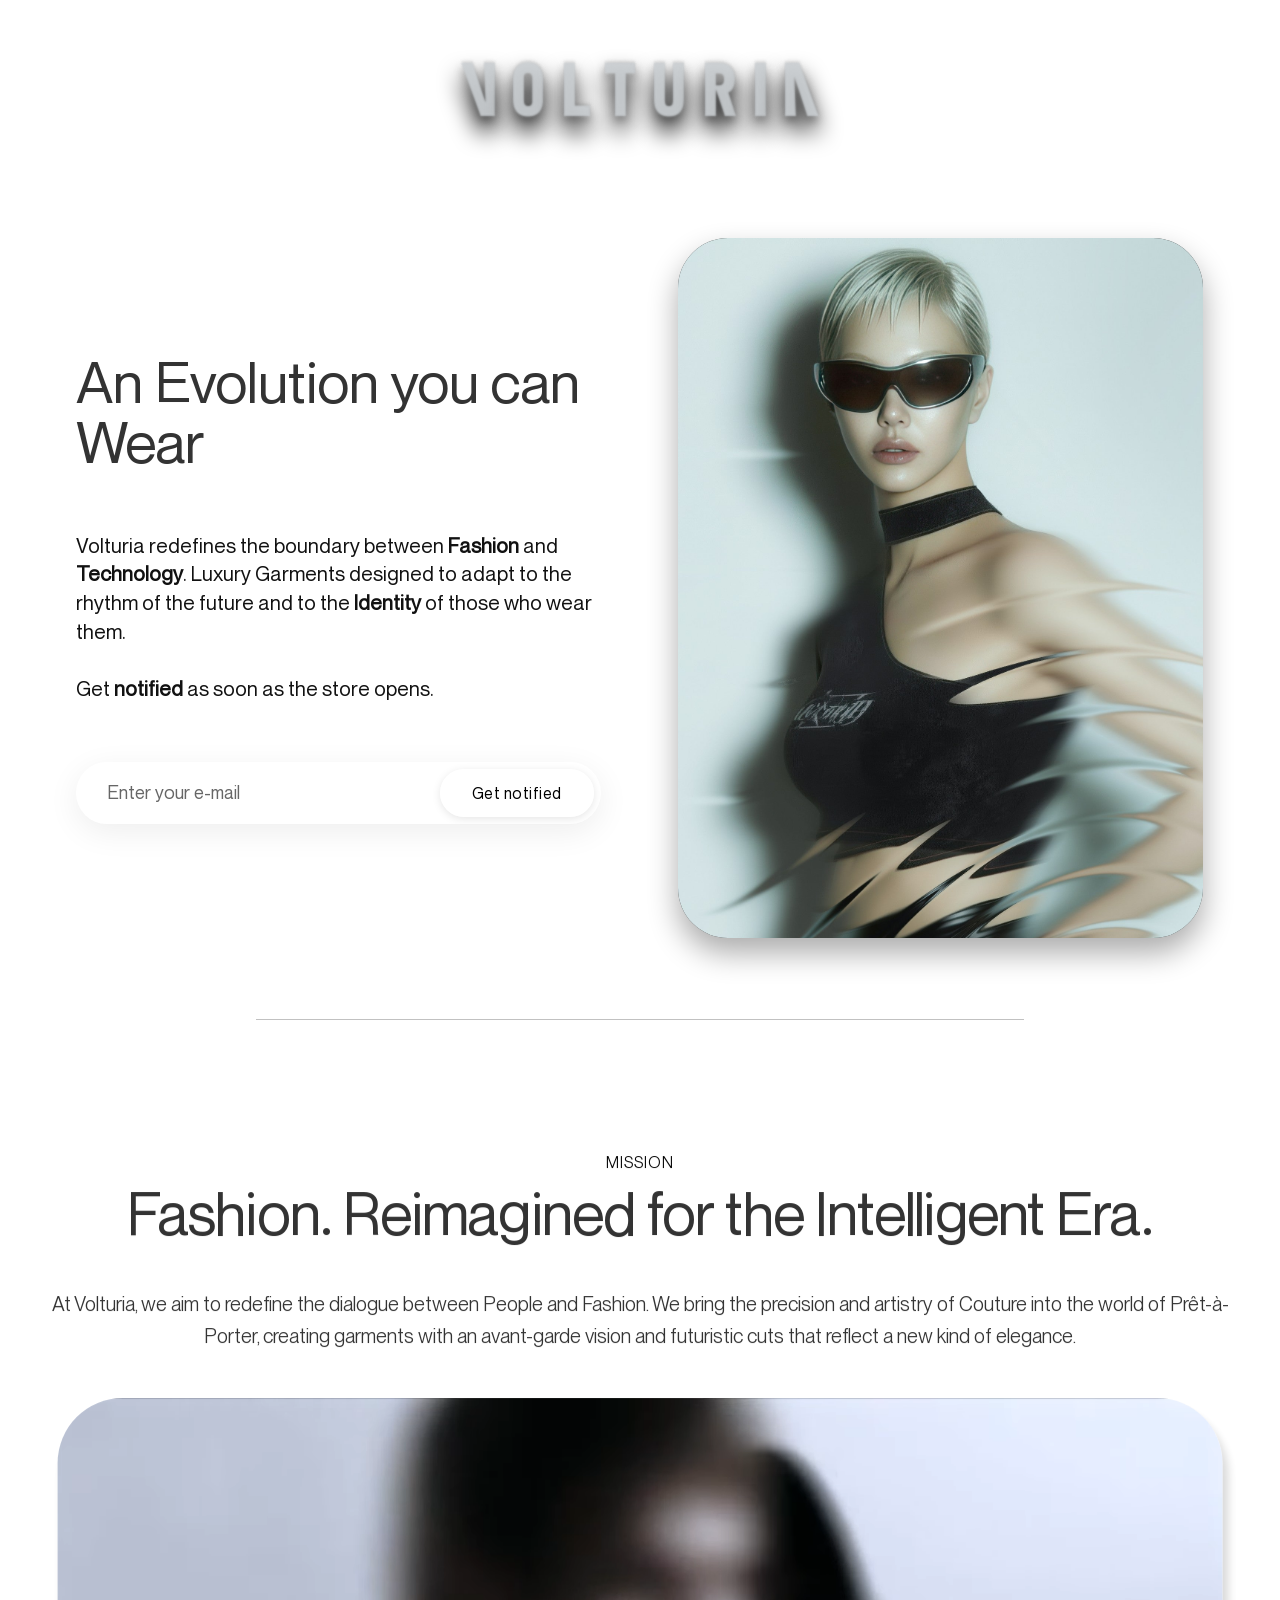
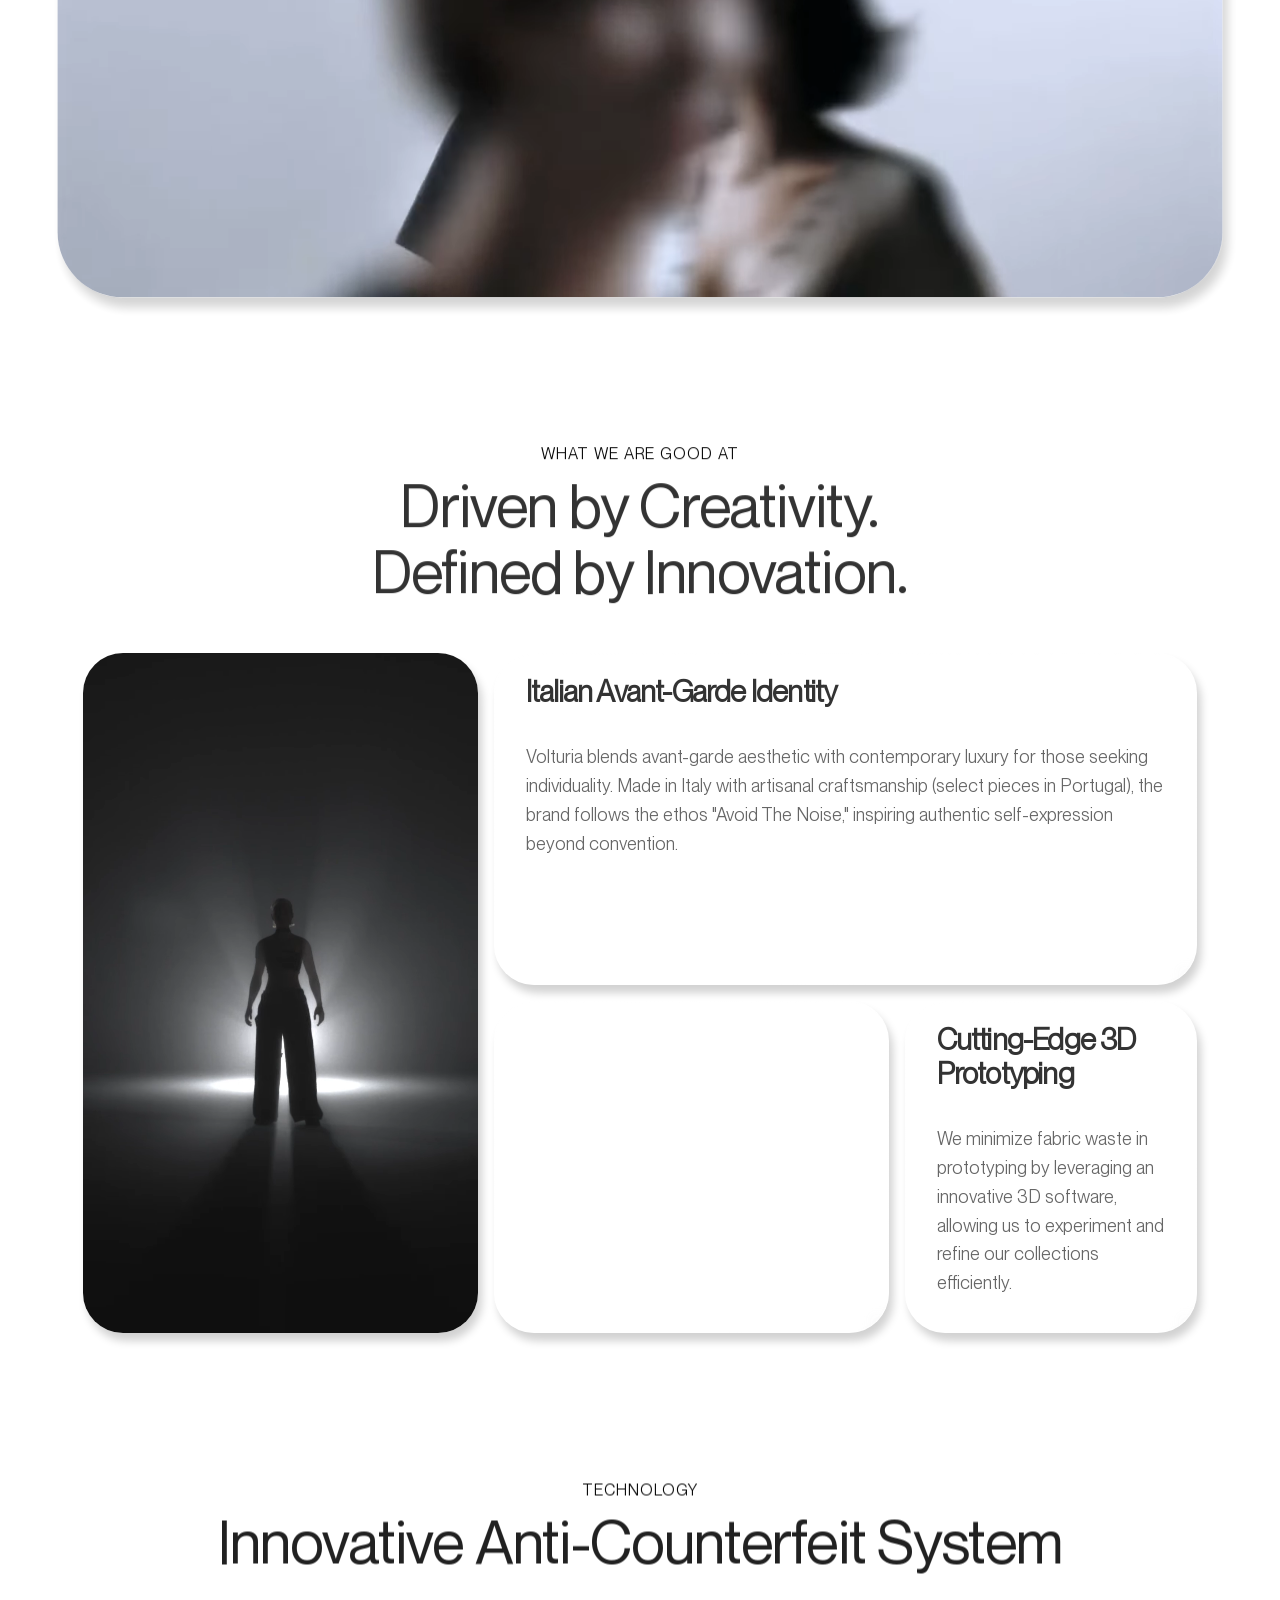
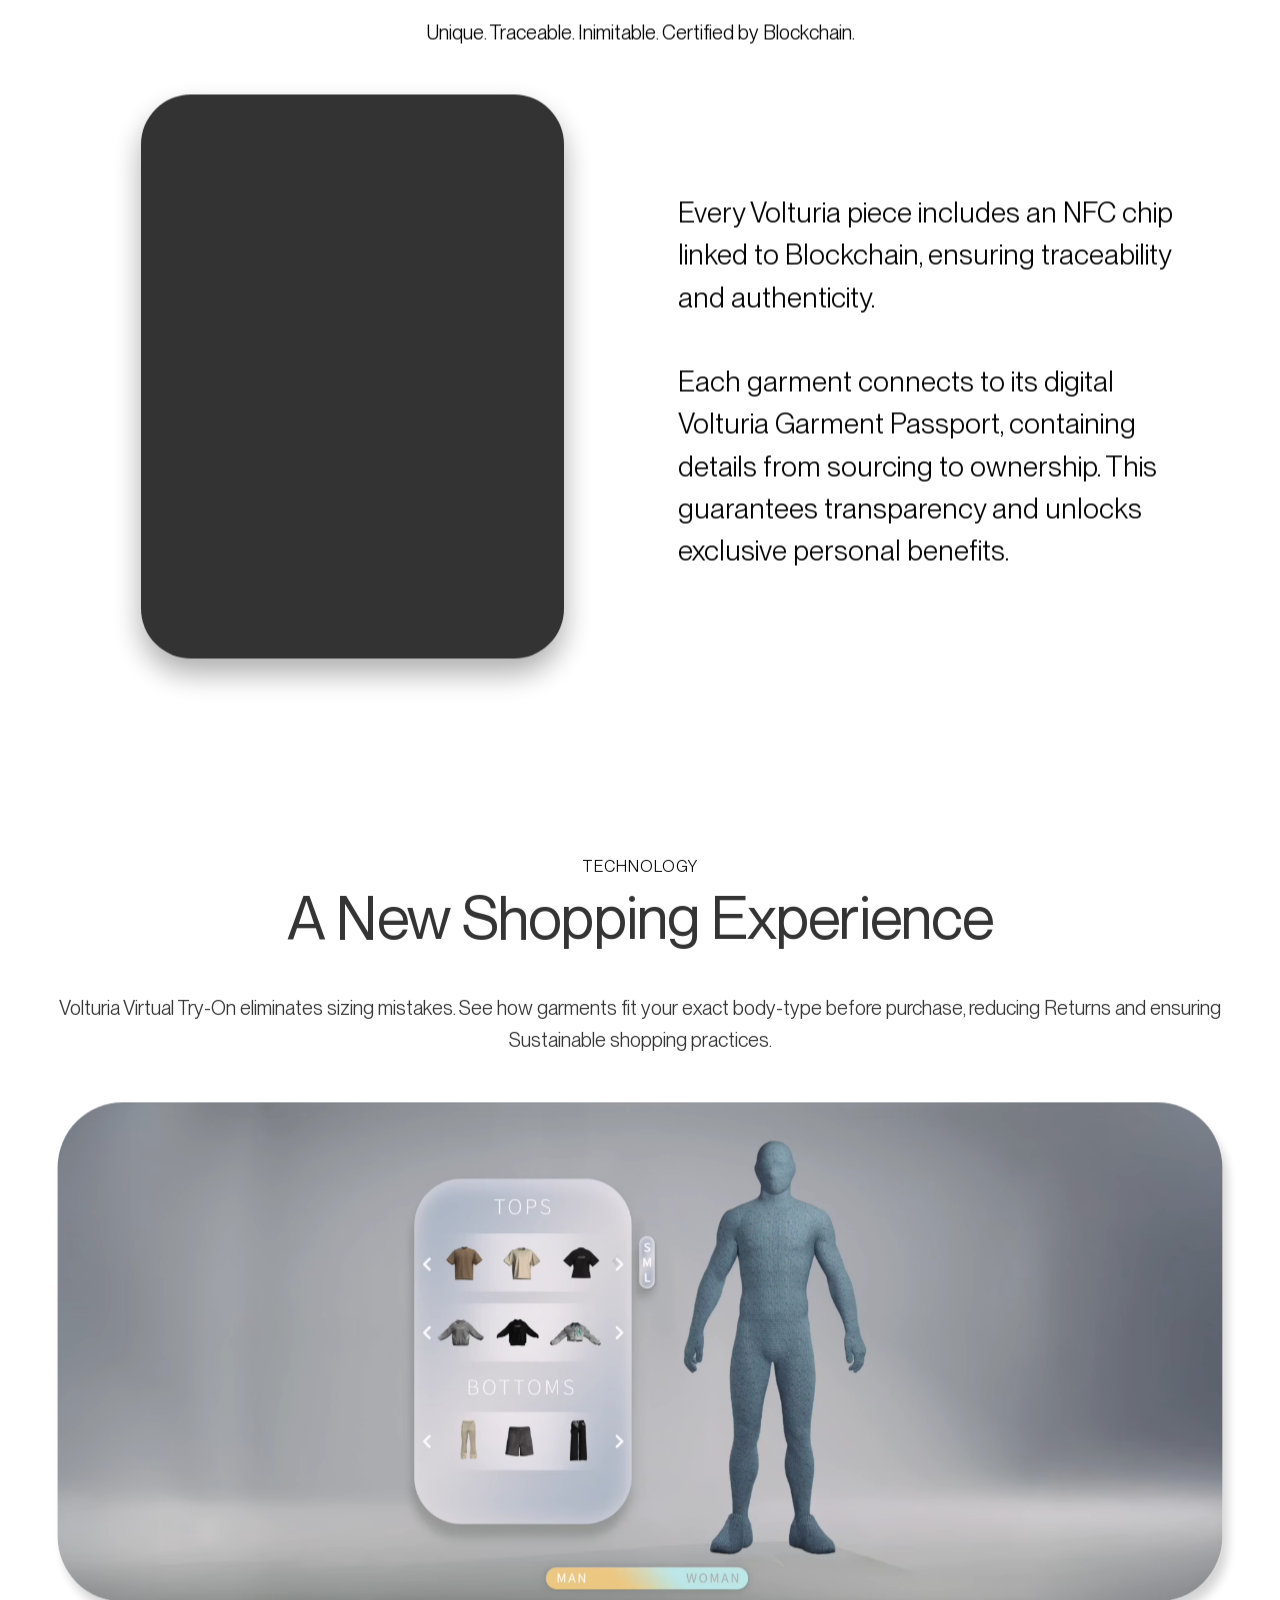
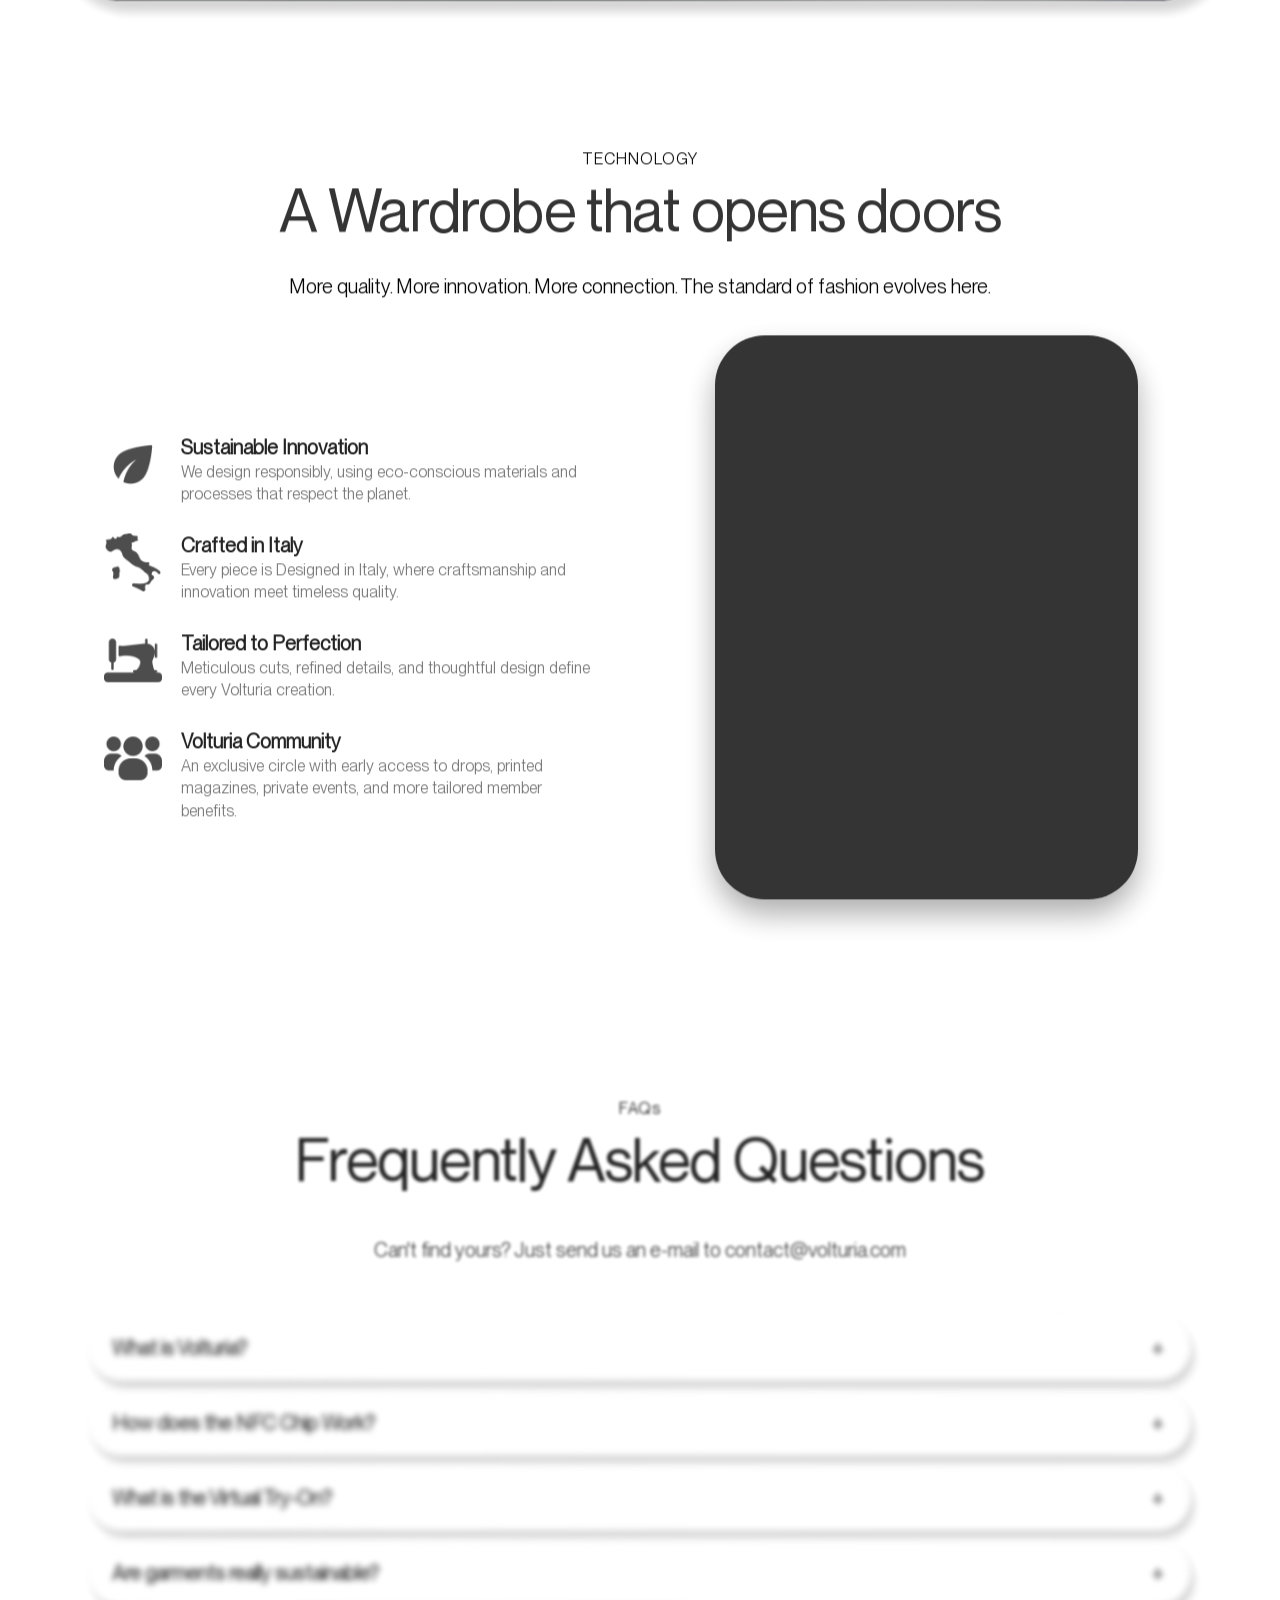
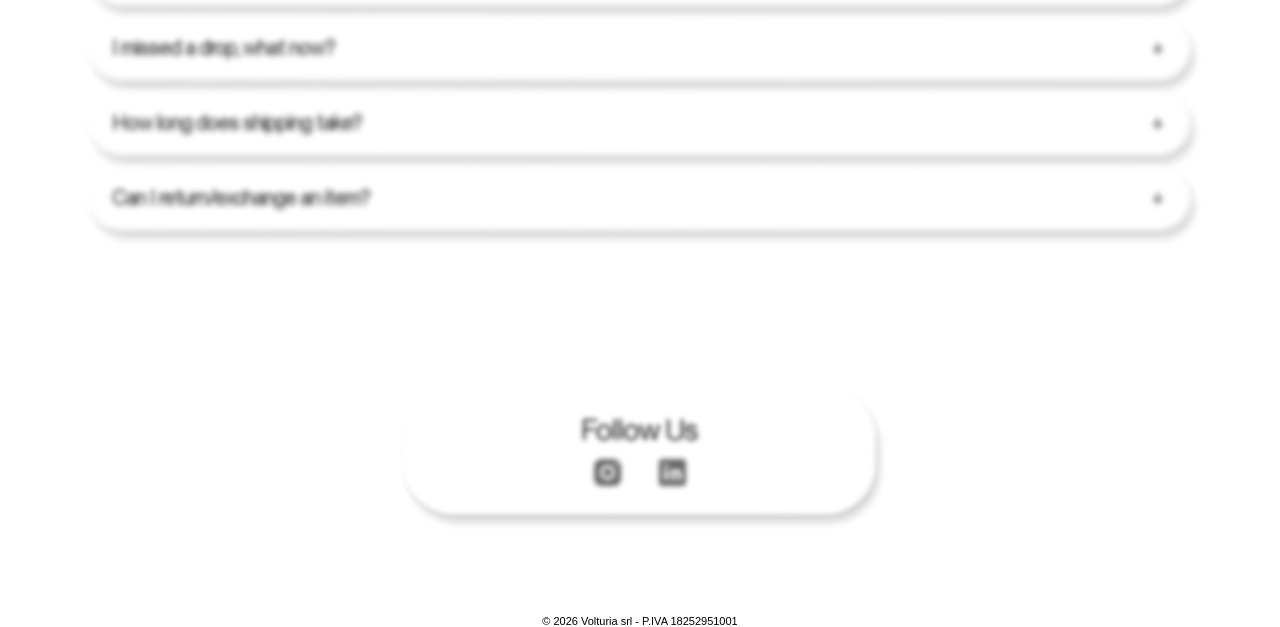
<file: index.html>
<!doctype html>
<html class="no-js" lang="en" dir="ltr">
<head>

  <meta charset="utf-8">
  <meta http-equiv="X-UA-Compatible" content="IE=edge,chrome=1">
  <meta name="viewport" content="width=device-width,initial-scale=1">
  <meta name="theme-color" content="#ffffff">

  <title>Volturia</title>
  <meta name="description" content="Discover the latest fashion designs by Volturia. Shop the exclusive high-end collections and unique pieces for men and women. Settled in Rome, Italy and Los Angeles, US. Worldwide Shipping.">
  <meta property="og:site_name" content="Volturia">
  <meta property="og:title" content="Volturia">
  <meta property="og:type" content="website">
  <meta property="og:description" content="Discover the latest fashion designs by Volturia. Shop the exclusive high-end collections and unique pieces for men and women. Settled in Rome, Italy and Los Angeles, US. Worldwide Shipping.">
  <meta property="og:image" content="./media/images/volturia_social_web.png">
  <meta property="og:image:width" content="1200">
  <meta property="og:image:height" content="628">
  <meta name="twitter:card" content="summary_large_image">
  <meta name="twitter:title" content="Volturia">
  <meta name="twitter:description" content="Discover the latest fashion designs by Volturia. Shop the exclusive high-end collections and unique pieces for men and women. Settled in Rome, Italy and Los Angeles, US. Worldwide Shipping.">

  <link rel="icon" href="./media/images/logoV.svg" type="image/svg+xml">

  <link rel="preload" href="./media/fonts/ppneuemontreal-book.woff2" as="font" type="font/woff2" crossorigin>
  <link rel="preload" href="./media/fonts/ppneuemontreal-regular.woff2" as="font" type="font/woff2" crossorigin>

  <link rel="stylesheet" href="./assets/css/fonts.css">
  <link rel="stylesheet" href="./assets/css/theme.css">
  <link rel="stylesheet" href="./assets/css/site.css?v=20260911-12">

  <script>
    document.documentElement.className = document.documentElement.className.replace('no-js', 'js');
  </script>
  <script src="./assets/js/vendor/gsap.min.js"></script>
  <script src="./assets/js/vendor/ScrollTrigger.min.js"></script>
</head>

<body data-transitions="false" data-animate_underlines="true" data-animate_images="false" data-button_style="round" data-type_product_capitalize="false" data-type_header_capitalize="false" data-product_image_scatter="false" data-button_type_style="normal">

  <a class="in-page-link visually-hidden skip-link" href="#MainContent">Skip to content</a>
  
  <div class="background-video">
    <video src="./media/videos/background.mp4" width="3840" height="2160" type="video/mp4" autoplay muted loop playsinline>   <!-- VALORE BACKGROUND!!! -->
    </video>
  </div>

  <div id="PageContainer" class="page-container">
    <div class="transition-body">
      <main id="MainContent">
        <div id="shopify-section-template--27505228448083__volturia_title_psw_AEnmgb" class="shopify-section"><section id="VolturiaTitlePSW-template--27505228448083__volturia_title_psw_AEnmgb" class="volturia-title-psw">
  <link rel="stylesheet" href="./assets/css/vendor/normalize.min.css">
  <link rel="stylesheet" href="./assets/css/volturia-title.css?v=20260911-6">

  <h1 class="loader">
    <span>V</span>
    <span>O</span>
    <span>L</span>
    <span>T</span>
    <span>U</span>
    <span>R</span>
    <span>I</span>
    <span>A</span>
  </h1>

  
</section>


</div><div id="shopify-section-template--27505228448083__newsletter_PR7QFA" class="shopify-section"><div class="index-section index-section--alt newsletter-section newsletter-template--27505228448083__newsletter_PR7QFA" data-aos>
  <div class="page-width">
    <style data-shopify>

      /* ========================================
         GSAP Reveal helpers (title blur-to-focus)
         ======================================== */
      .newsletter-template--27505228448083__newsletter_PR7QFA.gsap-enabled .nl-title,
      .newsletter-template--27505228448083__newsletter_PR7QFA.gsap-enabled .nl-text,
      .newsletter-template--27505228448083__newsletter_PR7QFA.gsap-enabled .nl-footnote,
      .newsletter-template--27505228448083__newsletter_PR7QFA.gsap-enabled .nl-form form{ animation: none !important; }
      .newsletter-template--27505228448083__newsletter_PR7QFA .nl-title.gsap-reveal{
        filter: blur(10px);
        opacity: 0.9;
        transform: translateY(18px);
        will-change: opacity, transform, filter;
      }

      .newsletter-template--27505228448083__newsletter_PR7QFA .nl-text.gsap-reveal,
      .newsletter-template--27505228448083__newsletter_PR7QFA .nl-footnote.gsap-reveal,
      .newsletter-template--27505228448083__newsletter_PR7QFA .nl-form form.gsap-reveal{
        filter: blur(10px);
        opacity: 0.9;
        transform: translateY(18px);
        will-change: opacity, transform, filter;
      }

      /* ========================================
         DESKTOP STYLES (769px+)
         ======================================== */
      @media only screen and (min-width: 769px) {
        /* Section padding */
        .newsletter-template--27505228448083__newsletter_PR7QFA{ 
          padding-top: clamp(0px, 5vw, 0px); 
          padding-bottom: clamp(0px, 5vw, 0px); 
        }

        /* Override page-width constraint per questa section */
        .newsletter-template--27505228448083__newsletter_PR7QFA .page-width{
          max-width: 100% !important;
          padding-left: 0 !important;
          padding-right: 0 !important;
        }

        /* Contenitore principale: larghezza ottimizzata */
        .newsletter-template--27505228448083__newsletter_PR7QFA .nl-box{
          position: relative;
          width: 100%;
          max-width: min(1700px, 94vw);
          margin: 0 auto;
          padding: clamp(48px, 4vw, 70px) clamp(24px, 3vw, 50px);
          border-radius: 0;
          overflow: visible;
          background: transparent;
          -webkit-backdrop-filter: none;
          backdrop-filter: none;
          box-shadow: none;
          will-change: opacity, transform;
          opacity: 0;
          transform: translateY(18px);
          animation: nlFadeUp-template--27505228448083__newsletter_PR7QFA .55s ease forwards;
          animation-delay: .06s;
          font-family: 'PPNeueMontreal', sans-serif !important;
        }

        /* Grid interno: larghezza e gap ottimizzati */
        .newsletter-template--27505228448083__newsletter_PR7QFA .nl-grid{ 
          display: grid; 
          grid-template-columns: 1fr 1fr; 
          grid-template-areas: 'content media'; 
          gap: clamp(45px, 6vw, 90px); 
          align-items: center; 
          margin: 0 auto;
          width: 100%;
          max-width: min(1500px, 100%);
        }

        .newsletter-template--27505228448083__newsletter_PR7QFA .nl-content{ 
          grid-area: content;
          min-width: 0;
          max-width: 100%;
        }

        .newsletter-template--27505228448083__newsletter_PR7QFA .nl-media{ 
          grid-area: media;
          min-width: 0;
          max-width: 100%;
        }
        
        /* Parallax card (stile parallax.html) - larghezza aumentata */
        .newsletter-template--27505228448083__newsletter_PR7QFA .nl-media .nl-card-wrap{ width:100%; margin-left:auto; margin-right:auto; aspect-ratio: 3 / 4; transform: perspective(800px); transform-style: preserve-3d; cursor: pointer; }
        .newsletter-template--27505228448083__newsletter_PR7QFA .nl-media .nl-card{ position:relative; width:100%; height:100%; background-color:#333; overflow:hidden; border-radius:50px; box-shadow: rgba(0, 0, 0, 0.33) 0 15px 30px 0; transition: 1s cubic-bezier(0.445, 0.05, 0.55, 0.95), box-shadow 2s cubic-bezier(0.445, 0.05, 0.55, 0.95); }
        .newsletter-template--27505228448083__newsletter_PR7QFA .nl-media .nl-card-bg{ opacity:1; position:absolute; top:-40px; left:-40px; right:-40px; bottom:-40px; width:auto; height:auto; background-repeat:no-repeat; background-position:center; background-size:cover; transition: 1s cubic-bezier(0.445, 0.05, 0.55, 0.95); pointer-events:none; }
        /* Hover effects */
        .newsletter-template--27505228448083__newsletter_PR7QFA .nl-media .nl-card-wrap:hover .nl-card-bg{ transition: 0.6s cubic-bezier(0.23, 1, 0.32, 1); }
        .newsletter-template--27505228448083__newsletter_PR7QFA .nl-media .nl-card-wrap:hover .nl-card{ transition: 0.6s cubic-bezier(0.23, 1, 0.32, 1), box-shadow 2s cubic-bezier(0.23, 1, 0.32, 1); box-shadow: rgba(0, 0, 0, 0.33) 0 15px 30px 0; }
        .newsletter-template--27505228448083__newsletter_PR7QFA .nl-box::before{ display:none; }
        .newsletter-template--27505228448083__newsletter_PR7QFA .nl-box::after{ display:none; }

        /* Tipografia fluida con vw-based sizing per ingrandimento proporzionale */
        .newsletter-template--27505228448083__newsletter_PR7QFA .nl-title{ 
          text-align:left; 
          margin:0 0 clamp(10px, 1.8vw, 28px); 
          font-weight: normal; 
          line-height: 1.05; 
          letter-spacing: 0em; 
          font-size: clamp(max(24px, 50px), 4.5vw, 103px); 
          color: #333333; 
          font-family: 'PPNeueMontrealTitoli', sans-serif !important; 
          opacity:0; 
          transform: translateY(18px); 
          animation: nlFadeUp-template--27505228448083__newsletter_PR7QFA .55s ease forwards; 
          animation-delay: .1s;
          word-wrap: break-word;
          overflow-wrap: break-word;
          hyphens: auto;
        }
        .newsletter-template--27505228448083__newsletter_PR7QFA .nl-title-br{ display: none; }
        .newsletter-template--27505228448083__newsletter_PR7QFA .nl-title strong{ font-weight: 700; }
        .newsletter-template--27505228448083__newsletter_PR7QFA .nl-title em{ font-style: italic; }
        .newsletter-template--27505228448083__newsletter_PR7QFA .nl-text{ 
          text-align:left; 
          margin:0 0 clamp(12px, 2vw, 28px); 
          opacity:.9; 
          font-size: clamp(max(14px, 16px), 1.6vw, 24px); 
          line-height: 1.4;
          opacity:0; 
          transform: translateY(18px); 
          animation: nlFadeUp-template--27505228448083__newsletter_PR7QFA .55s ease forwards; 
          animation-delay: .12s;
          word-wrap: break-word;
          overflow-wrap: break-word;
        }
        .newsletter-template--27505228448083__newsletter_PR7QFA .nl-footnote{ 
          text-align:left; 
          margin-top:clamp(8px, 1.2vw, 16px); 
          font-size: clamp(12px, 1.2vw, 16px); 
          opacity:.9; 
          opacity:0; 
          transform: translateY(18px); 
          animation: nlFadeUp-template--27505228448083__newsletter_PR7QFA .55s ease forwards; 
          animation-delay: .16s;
          word-wrap: break-word;
          overflow-wrap: break-word;
        }

        /* Form layout con sizing maggiorato e completamente fluido */
        .newsletter-template--27505228448083__newsletter_PR7QFA .nl-form{ 
          display:flex; 
          flex-direction:column; 
          gap:clamp(10px, 1.5vw, 20px); 
          align-items:flex-start;
          width: 100%;
        }
        .newsletter-template--27505228448083__newsletter_PR7QFA .nl-form form{ 
          display:flex; 
          gap:clamp(10px, 1.2vw, 16px); 
          width:100%; 
          max-width:100%; 
          margin:0; 
          justify-content:flex-start; 
          opacity:0; 
          transform: translateY(18px); 
          animation: nlFadeUp-template--27505228448083__newsletter_PR7QFA .55s ease forwards; 
          animation-delay: .12s;
          flex-wrap: wrap;
        }
        .newsletter-template--27505228448083__newsletter_PR7QFA form.is-success .newsletter-form-group{
          display: none !important;
        }
        .newsletter-template--27505228448083__newsletter_PR7QFA .nl-form form .newsletter-form-group{ 
          display:flex; 
          gap: 0; /* Rimuovo gap tra input e bottone */
          width:100%; 
          /* Larghezza massima per non farlo diventare enorme */
          max-width: clamp(405px, 45vw, 585px);
          position:relative; 
          padding: 6px; /* Spazio interno per il bottone */
          margin:0; 
          justify-content:space-between; 
          align-items:center;
          box-sizing:border-box;
          
          /* Stile Container (ex stile input) */
          border-radius: 50px; 
          border: 1px solid rgba(255,255,255,0.15); 
          background: rgba(255,255,255,0.03); 
          -webkit-backdrop-filter: blur(20px) saturate(180%);
          backdrop-filter: blur(20px) saturate(180%);
          box-shadow: 0 8px 32px 0 rgba(0, 0, 0, 0.07);
          transition: all 0.3s cubic-bezier(0.25, 0.8, 0.25, 1);
        }

        /* Effetto focus sul contenitore quando si clicca l'input */
        .newsletter-template--27505228448083__newsletter_PR7QFA .nl-form form .newsletter-form-group:focus-within{
          background: rgba(255, 255, 255, 0.08);
          border-color: rgba(255, 255, 255, 0.5);
          box-shadow: 0 12px 40px 0 rgba(0, 0, 0, 0.15), 0 0 0 1px rgba(255,255,255,0.2);
          transform: translateY(-1px);
        }

        .newsletter-template--27505228448083__newsletter_PR7QFA .nl-form form .newsletter-form-group__input,
        .newsletter-template--27505228448083__newsletter_PR7QFA .nl-form form input[type="email"]{ 
          flex: 1; /* Occupa tutto lo spazio rimanente */
          width: auto; 
          min-width: 0;
          max-width: 100%;
          box-sizing: border-box; 
          
          /* Resetta stile input per renderlo trasparente */
          background: transparent !important;
          border: none !important;
          box-shadow: none !important;
          border-radius: 0 !important;
          backdrop-filter: none !important;
          -webkit-backdrop-filter: none !important;
          
          color: inherit; 
          padding: 12px 0 12px 24px; /* Padding sinistro testo */
          font-family: inherit !important; 
          margin: 0 !important;
          font-size: clamp(14px, 1.4vw, 18px);
          outline: none !important;
        }

        .newsletter-template--27505228448083__newsletter_PR7QFA .nl-form .nl-button-row{ display:none; }
        
        .newsletter-template--27505228448083__newsletter_PR7QFA .nl-form .nl-pill-button{ 
          flex: 0 0 auto; 
          min-width: auto;
          white-space: nowrap; 
          position: relative; 
          
          /* Bottone più piccolo e interno */
          padding: 12px 32px;
          height: auto;
          min-height: 48px;
          
          background: rgba(255, 255, 255, 0.7) !important; 
          border-radius: 40px; /* Radius leggermente inferiore al container */
          border: none; 
          outline: none; 
          cursor: pointer; 
          transition: all 0.3s cubic-bezier(0.19, 1, 0.22, 1);
          overflow: hidden; 
          color: #000000 !important; 
          font-size: clamp(13px, 1.3vw, 16px); 
          font-weight: 0 !important; 
          letter-spacing: 0.5px; 
          text-decoration: none; 
          display: inline-flex; 
          align-items: center; 
          justify-content: center;
          margin-left: 8px; /* Stacco dall'input */
          box-shadow: 0 2px 8px rgba(0, 0, 0, 0.1);
        }
        
        .newsletter-template--27505228448083__newsletter_PR7QFA .nl-form .nl-pill-button:hover{ 
          background: rgba(255, 255, 255, 0.8) !important;
          box-shadow: 0 4px 12px rgba(0,0,0,0.15);
          transform: translateY(-1px);
          color: #000000 !important;
        }
        .newsletter-template--27505228448083__newsletter_PR7QFA .nl-form .nl-pill-button:active{ 
          transform: translateY(0); 
          background: rgba(255, 255, 255, 0.6) !important;
          box-shadow: 0 1px 4px rgba(0,0,0,0.1);
        }
        .newsletter-template--27505228448083__newsletter_PR7QFA .nl-form .nl-pill-button::before,
        .newsletter-template--27505228448083__newsletter_PR7QFA .nl-form .nl-pill-button::after { display: none; }

        .newsletter-template--27505228448083__newsletter_PR7QFA .nl-form form .newsletter-form-group__input::placeholder,
        .newsletter-template--27505228448083__newsletter_PR7QFA .nl-form form input[type="email"]::placeholder{ color: #666666 !important; font-weight: 300; }
        .newsletter-template--27505228448083__newsletter_PR7QFA .nl-form form .newsletter-form-group__input::-webkit-input-placeholder,
        .newsletter-template--27505228448083__newsletter_PR7QFA .nl-form form input[type="email"]::-webkit-input-placeholder{ color: #666666 !important; font-weight: 300; }
        
        /* Disabilita focus styles specifici dell'input dato che ora stilizziamo il container */
        .newsletter-template--27505228448083__newsletter_PR7QFA .nl-form form .newsletter-form-group__input:focus,
        .newsletter-template--27505228448083__newsletter_PR7QFA .nl-form form .newsletter-form-group__input:focus-visible,
        .newsletter-template--27505228448083__newsletter_PR7QFA .nl-form form input[type="email"]:focus,
        .newsletter-template--27505228448083__newsletter_PR7QFA .nl-form form input[type="email"]:focus-visible{ 
          outline:none; 
          background: transparent;
          border-color: transparent;
          box-shadow: none;
          transform: none; 
        }
        .newsletter-template--27505228448083__newsletter_PR7QFA .nl-form form .newsletter-form-group__input:active,
        .newsletter-template--27505228448083__newsletter_PR7QFA .nl-form form input[type="email"]:active{ transform: none; box-shadow: none; }        .newsletter-template--27505228448083__newsletter_PR7QFA .nl-form form .newsletter-form-group__submit{ display:none !important; }
        .newsletter-template--27505228448083__newsletter_PR7QFA .nl-form form .newsletter-form-group__submit .icon{ width:22px; height:22px; }
        .newsletter-template--27505228448083__newsletter_PR7QFA .nl-form form .newsletter-form-group__submit:active{ transform:translateY(-50%) scale(.97); }
        /* Centro il messaggio di successo dentro il form su desktop */
        .newsletter-template--27505228448083__newsletter_PR7QFA .nl-form form .note{ text-align:left; margin-left:0; margin-right:0; }
        .newsletter-template--27505228448083__newsletter_PR7QFA .nl-form .nl-button-row{ width:100%; max-width:760px; }

        /* Keyframes */
        @keyframes nlFadeUp-template--27505228448083__newsletter_PR7QFA {
          0% { opacity: 0; transform: translateY(18px); }
          100% { opacity: 1; transform: translateY(0); }
        }

        /* Fade-in-up più lento e smooth per il contenitore foto (anima .nl-card, non il wrap) */
        @keyframes nlCardFadeUp-template--27505228448083__newsletter_PR7QFA {
          0% { opacity: 0; transform: translateY(18px); }
          100% { opacity: 1; transform: translateY(0); }
        }

        /* Desktop: lascia il transform libero per il tilting JS */
        .newsletter-template--27505228448083__newsletter_PR7QFA .nl-media .nl-card{
          opacity: 1;
          transform: none;
          animation: none;
        }

      }

      /* ========================================
         MOBILE STYLES (max-width: 768px)
         ======================================== */
      @media (max-width: 768px) {
        /* Override page-width su mobile */
        .newsletter-template--27505228448083__newsletter_PR7QFA .page-width{
          max-width: 100% !important;
          padding-left: 0 !important;
          padding-right: 0 !important;
        }

        .newsletter-template--27505228448083__newsletter_PR7QFA{ padding-top: clamp(24px, 6vw, 72px); padding-bottom: clamp(0px, 6vw, 0px); }
        .newsletter-template--27505228448083__newsletter_PR7QFA .nl-box{ width:100%; max-width:1100px; margin-left:auto; margin-right:auto; padding:clamp(20px, 7vw, 36px); border-radius:0; position:relative; overflow:visible; background:transparent; -webkit-backdrop-filter:none; backdrop-filter:none; box-shadow:none; padding-top: clamp(20px, 7vw, 36px); padding-bottom: clamp(20px, 7vw, 36px); will-change: opacity, transform; opacity: 0; transform: translateY(18px); animation: nlFadeUp-template--27505228448083__newsletter_PR7QFA .55s ease forwards; animation-delay: .06s; font-family: 'PPNeueMontreal', sans-serif !important; }
        .newsletter-template--27505228448083__newsletter_PR7QFA .nl-grid{ display:flex; flex-direction:column; gap: clamp(14px, 4vw, 22px); }
        .newsletter-template--27505228448083__newsletter_PR7QFA .nl-content{ display:contents; }
        /* Ordine elementi su mobile: titolo e testo sopra, immagine in mezzo, form sotto */
        /* Tutti i theme-block dentro nl-content devono avere display:contents per essere parte del grid */
        .newsletter-template--27505228448083__newsletter_PR7QFA .nl-content .theme-block{ display:contents; }
        /* Ordine specifico per gli elementi */
        .newsletter-template--27505228448083__newsletter_PR7QFA .nl-title{ order:1 !important; }
        .newsletter-template--27505228448083__newsletter_PR7QFA .nl-media{ order:2 !important; }
        .newsletter-template--27505228448083__newsletter_PR7QFA .nl-text{ order:3 !important; }
        .newsletter-template--27505228448083__newsletter_PR7QFA .nl-form{ order:4 !important; }
        .newsletter-template--27505228448083__newsletter_PR7QFA .nl-footnote{ order:5 !important; }
        .newsletter-template--27505228448083__newsletter_PR7QFA .nl-share{ order:6 !important; }
        /* Card mobile: semplice contenitore statico senza effetti */
        .newsletter-template--27505228448083__newsletter_PR7QFA .nl-media .nl-card-wrap{ width:100%; margin-left:auto; margin-right:auto; aspect-ratio: 3 / 4; transform: none; cursor: default; pointer-events: none; }
        .newsletter-template--27505228448083__newsletter_PR7QFA .nl-media .nl-card{ position:relative; width:100%; height:100%; background-color:#333; overflow:hidden; border-radius:50px; box-shadow: 4px 8px 8px rgba(0, 0, 0, 0.18); pointer-events: none; }
        .newsletter-template--27505228448083__newsletter_PR7QFA .nl-media .nl-card-bg{ opacity:1; position:absolute; top:0; left:0; right:0; bottom:0; width:100%; height:100%; background-repeat:no-repeat; background-position:center; background-size:cover; pointer-events:none; transform: none !important; }
        .newsletter-template--27505228448083__newsletter_PR7QFA .nl-box::before{ display:none; }
        .newsletter-template--27505228448083__newsletter_PR7QFA .nl-box::after{ display:none; }
        .newsletter-template--27505228448083__newsletter_PR7QFA .nl-title{ 
          text-align:center; 
          margin:0 auto 8px; 
          font-weight: normal; 
          line-height: 1.1; 
          letter-spacing: 0em; 
          font-size: 50px; 
          color: #333333; 
          font-family: 'PPNeueMontrealTitoli', sans-serif !important; 
          opacity:0; 
          transform: translateY(18px); 
          animation: nlFadeUp-template--27505228448083__newsletter_PR7QFA .55s ease forwards; 
          animation-delay: .1s;
        }
        .newsletter-template--27505228448083__newsletter_PR7QFA .nl-text{ text-align:center; margin:8px auto 8px; opacity:.9; font-size: 16px; opacity:0; transform: translateY(18px); animation: nlFadeUp-template--27505228448083__newsletter_PR7QFA .55s ease forwards; animation-delay: .12s; padding-left: 0; padding-right: 0; }
        .newsletter-template--27505228448083__newsletter_PR7QFA .nl-form{ 
          display:flex; 
          flex-direction:column; 
          gap:10px; 
          align-items:center;
          margin-left: calc(-1 * clamp(20px, 7vw, 36px));
          margin-right: calc(-1 * clamp(20px, 7vw, 36px));
          width: calc(100% + (2 * clamp(20px, 7vw, 36px)));
        }
        .newsletter-template--27505228448083__newsletter_PR7QFA .nl-form > div{ display:flex; gap:10px; width:100%; max-width:100%; margin:0; justify-content:center; }
        .newsletter-template--27505228448083__newsletter_PR7QFA .nl-form form{ display:flex; justify-content:center; opacity:0; transform: translateY(18px); animation: nlFadeUp-template--27505228448083__newsletter_PR7QFA .55s ease forwards; animation-delay: .12s; width:100%; }
        /* Centro il messaggio di successo dentro il form su mobile */
        .newsletter-template--27505228448083__newsletter_PR7QFA .nl-form form .note{ text-align:center; margin-left:auto; margin-right:auto; }
        .newsletter-template--27505228448083__newsletter_PR7QFA form.is-success .newsletter-form-group{ display: none !important; }
        .newsletter-template--27505228448083__newsletter_PR7QFA .nl-form .newsletter-form-group{ position:relative; width:100%; padding-left:0; padding-right:0; margin-left:auto; margin-right:auto; text-align:center; border-radius:50px; box-sizing:border-box; display:flex; flex-direction:column; gap:12px; align-items:center; }
        .newsletter-template--27505228448083__newsletter_PR7QFA .nl-form input[type="email"],
        .newsletter-template--27505228448083__newsletter_PR7QFA .nl-form .newsletter-form-group__input{ 
          width:100%; 
          box-sizing:border-box; 
          border-radius:50px; 
          border:1px solid rgba(255,255,255,.6); 
          background:rgba(255,255,255,.1); 
          color:inherit; 
          padding:14px 20px; 
          min-height:48px; 
          font-size:16px; 
          font-family: inherit !important; 
          margin:0 auto !important; 
          text-align:center;
        }
        .newsletter-template--27505228448083__newsletter_PR7QFA .nl-form .newsletter-form-group__submit{ display:none !important; }
        .newsletter-template--27505228448083__newsletter_PR7QFA .nl-form .newsletter-form-group__submit .icon{ width:22px; height:22px; }
        .newsletter-template--27505228448083__newsletter_PR7QFA .nl-form input[type="email"]::placeholder{ color: #606060; font-size: clamp(13px, 4.5vw, 16px); font-family: inherit !important; }
        .newsletter-template--27505228448083__newsletter_PR7QFA .nl-form input[type="email"]::-webkit-input-placeholder{ color: #606060; font-size: clamp(13px, 4.5vw, 16px); font-family: inherit !important; }
        .newsletter-template--27505228448083__newsletter_PR7QFA .nl-form .btn{ flex:0 0 auto; height:44px; border-radius:14px; border:1px solid rgba(255,255,255,.6); background:#fff; color:#000; font-weight: 0; cursor:pointer; transition:transform .12s ease; display:inline-flex; align-items:center; justify-content:center; padding: 0 18px; font-family: inherit !important; align-self: flex-start; margin-left: 0; }
        .newsletter-template--27505228448083__newsletter_PR7QFA .nl-form .btn:active{ transform:scale(.97); }
        .newsletter-template--27505228448083__newsletter_PR7QFA .nl-share{ margin-top:12px; text-align:left; }
        .newsletter-template--27505228448083__newsletter_PR7QFA .nl-footnote{ text-align:center; margin-top:0; margin-bottom:0; margin-left:auto; margin-right:auto; font-size: clamp(12px, 3.5vw, 14px); opacity:.9; opacity:0; transform: translateY(18px); animation: nlFadeUp-template--27505228448083__newsletter_PR7QFA .55s ease forwards; animation-delay: .16s; padding-left: 0; padding-right: 0; }
        .newsletter-template--27505228448083__newsletter_PR7QFA .nl-form .nl-button-row{ display:none; }
        .newsletter-template--27505228448083__newsletter_PR7QFA .nl-form .nl-pill-button{ 
          position: relative; 
          width: 100%;
          padding: 16px 40px; 
          background: rgba(255, 255, 255, 0.2) !important; 
          -webkit-backdrop-filter: blur(12px) saturate(180%); 
          backdrop-filter: blur(12px) saturate(180%); 
          border-radius: 50px; 
          border: none; 
          outline: none; 
          cursor: pointer; 
          transition: transform 0.15s ease, box-shadow 0.15s ease; 
          overflow: hidden; 
          box-shadow: 2px 4px 4px rgba(0, 0, 0, 0.21); 
          color: inherit; 
          font-size: 16px; 
          font-weight: 400 !important; 
          letter-spacing: 0.5px; 
          text-decoration: none; 
          display: inline-flex; 
          align-items: center; 
          justify-content: center; 
          white-space: nowrap; 
          min-height: 48px;
          margin: 0 auto;
        }
        .newsletter-template--27505228448083__newsletter_PR7QFA .nl-form .nl-pill-button:hover{ transform: translateY(-2px); box-shadow: 2px 6px 8px rgba(0, 0, 0, 0.25); }
        .newsletter-template--27505228448083__newsletter_PR7QFA .nl-form .nl-pill-button:active{ transform: translateY(0); box-shadow: 1px 2px 2px rgba(0, 0, 0, 0.18); }
        .newsletter-template--27505228448083__newsletter_PR7QFA .nl-form .nl-pill-button::before { content: ''; position: absolute; top: -0.5px; left: -0.5px; right: -0.5px; bottom: -0.5px; border-radius: 51px; padding: 1.5px; background: conic-gradient( from 315deg at 35% 60%, rgba(255, 255, 255, 0.85) 0deg, rgba(255, 255, 255, 0.7) 30deg, rgba(255, 255, 255, 0.4) 60deg, rgba(255, 255, 255, 0.15) 90deg, rgba(255, 255, 255, 0.05) 120deg, rgba(255, 255, 255, 0.35) 150deg, rgba(255, 255, 255, 0.35) 180deg, rgba(255, 255, 255, 0.02) 210deg, rgba(255, 255, 255, 0.02) 240deg, rgba(255, 255, 255, 0.02) 270deg, rgba(255, 255, 255, 0.02) 300deg, rgba(255, 255, 255, 0.7) 330deg, rgba(255, 255, 255, 0.85) 360deg ); mask: linear-gradient(#fff 0 0) content-box, linear-gradient(#fff 0 0); mask-composite: xor; -webkit-mask: linear-gradient(#fff 0 0) content-box, linear-gradient(#fff 0 0); -webkit-mask-composite: xor; pointer-events: none; }
        .newsletter-template--27505228448083__newsletter_PR7QFA .nl-form .nl-pill-button::after { content: ''; position: absolute; top: 1px; left: 1px; right: 1px; bottom: 1px; background: transparent; -webkit-backdrop-filter: blur(16px) saturate(160%) brightness(110%); backdrop-filter: blur(16px) saturate(160%) brightness(110%); border-radius: 48.5px; z-index: -1; pointer-events: none; }

        /* Keyframes mobile */
        @keyframes nlFadeUp-template--27505228448083__newsletter_PR7QFA {
          0% { opacity: 0; transform: translateY(18px); }
          100% { opacity: 1; transform: translateY(0); }
        }

        /* Fade-in-up più lento per il contenitore foto anche su mobile */
        @keyframes nlCardFadeUp-template--27505228448083__newsletter_PR7QFA {
          0% { opacity: 0; transform: translateY(18px); }
          100% { opacity: 1; transform: translateY(0); }
        }
        .newsletter-template--27505228448083__newsletter_PR7QFA .nl-media .nl-card{
          opacity: 0;
          transform: translateY(18px);
          animation: nlCardFadeUp-template--27505228448083__newsletter_PR7QFA 1.6s cubic-bezier(0.4, 0, 0.2, 1) forwards;
          animation-delay: .3s;
        }
      }
    </style>

    <div class="nl-box">
      <div class="nl-grid">
        <div class="nl-media">
          <div class="nl-card-wrap appear-delay" data-nl-card>
            <div class="nl-card" data-nl-card-inner>
              
                <div class="nl-card-bg" data-nl-card-bg style="background-image: url(./media/images/carrie_croptop_AIV2_cropped.jpg);"></div>
              
            </div>
          </div>
        </div>
        <div class="nl-content"><div class="theme-block" ><div class="h2 appear-delay nl-title" >
                      An Evolution <br class="nl-title-br">you can Wear
                    </div></div><div class="theme-block" ><div class="rte rte--block appear-delay-1 nl-text" >
                      <p><br/>Volturia redefines the boundary between <strong>Fashion</strong> and <strong>Technology</strong>. Luxury Garments designed to adapt to the rhythm of the future and to the <strong>Identity</strong> of those who wear them.<br/><br/>Get <strong>notified</strong> as soon as the store opens.<br/><br/></p>
                    </div></div><div class="theme-block" ><div class="appear-delay-2 nl-form" ><form method="post" action="https://formspree.io/f/YOUR_FORM_ID" id="newsletter-form" accept-charset="UTF-8" class="contact-form" data-newsletter-form>
<label for="Email-newsletter" class="hidden-label">
      Enter your email
    </label>
    <label for="newsletter-form-submit" class="hidden-label">Subscribe</label>
    <div class="newsletter-form-group">


      <input type="email" value="" placeholder="Enter your e-mail" name="email" id="Email-newsletter" class="newsletter-form-group__input" autocapitalize="off" required>
      <button type="submit" id="newsletter-form-submit" class="newsletter-form-group__submit" title="Subscribe">
        <svg aria-hidden="true" focusable="false" role="presentation" class="icon icon-email" viewBox="0 0 64 64"><path d="M63 52H1V12h62zM1 12l25.68 24h9.72L63 12M21.82 31.68L1.56 51.16m60.78.78L41.27 31.68"/></svg>
      </button>
    </div>
    <p class="nl-form-thanks" data-form-thanks hidden>Thank you for trusting us</p>
    <p class="nl-form-status" data-form-status role="status" aria-live="polite"></p></form>
<div class="nl-button-row">
                      <button type="button" class="nl-pill-button" id="nl-submit-template--27505228448083__newsletter_PR7QFA">Get notified</button>
                    </div>
                  </div>
                  
</div></div>
      </div>
    </div>
    <script>
      (function(){
        try{
          var root = document.querySelector('.newsletter-template--27505228448083__newsletter_PR7QFA');
          if(!root) return;

          // Parallax card effect (solo desktop >= 769px)
          if(window.innerWidth >= 769){
            var cardWrap = root.querySelector('[data-nl-card]');
            var card = root.querySelector('[data-nl-card-inner]');
            var cardBg = root.querySelector('[data-nl-card-bg]');
            if(cardWrap && card && cardBg){
              var width = 0, height = 0, mouseX = 0, mouseY = 0;
              var mouseLeaveDelay = null;

              function updateDimensions(){
                width = cardWrap.offsetWidth;
                height = cardWrap.offsetHeight;
              }

              function handleMouseMove(e){
                var rect = cardWrap.getBoundingClientRect();
                mouseX = e.pageX - rect.left - width / 2;
                mouseY = e.pageY - rect.top - height / 2;
                var mousePX = mouseX / width;
                var mousePY = mouseY / height;
                // Card rotation (ridotto a 3.5)
                var rX = mousePX * 3.5;
                var rY = mousePY * -3.5;
                card.style.transform = 'rotateY(' + rX + 'deg) rotateX(' + rY + 'deg)';
                // Background parallax
                var tX = mousePX * -40;
                var tY = mousePY * -40;
                cardBg.style.transform = 'translateX(' + tX + 'px) translateY(' + tY + 'px)';
              }

              function handleMouseEnter(){
                clearTimeout(mouseLeaveDelay);
                updateDimensions();
              }

              function handleMouseLeave(){
                mouseLeaveDelay = setTimeout(function(){
                  mouseX = 0;
                  mouseY = 0;
                  card.style.transform = 'rotateY(0deg) rotateX(0deg)';
                  cardBg.style.transform = 'translateX(0) translateY(0)';
                }, 1000);
              }

              cardWrap.addEventListener('mousemove', handleMouseMove);
              cardWrap.addEventListener('mouseenter', handleMouseEnter);
              cardWrap.addEventListener('mouseleave', handleMouseLeave);
              updateDimensions();
              window.addEventListener('resize', updateDimensions);
            }
          }

          // Form submit handler
          var submitBtn = root.querySelector('#nl-submit-template--27505228448083__newsletter_PR7QFA');
          var form = root.querySelector('.nl-form form');
          var group = root.querySelector('.nl-form .newsletter-form-group');
          var pillBtn = root.querySelector('.nl-pill-button');
          
          if (group && pillBtn && !group.contains(pillBtn)) {
            group.appendChild(pillBtn);
          }
          
          if(submitBtn && form){
            submitBtn.addEventListener('click', function(){
              if (form.reportValidity && !form.reportValidity()) return;
              if (form.requestSubmit) { form.requestSubmit(); } else { form.submit(); }
            });
          }

          // =============================
          // GSAP + ScrollTrigger (Title Blur-to-Focus Reveal)
          // =============================
          var titleEl = root.querySelector('.nl-title');
          if (titleEl) {
            // Evita animazioni se utente preferisce ridurre i motion
            var prefersReduced = window.matchMedia && window.matchMedia('(prefers-reduced-motion: reduce)').matches;
            // Disabilita eventuali animazioni CSS preesistenti e applica stato iniziale
            root.classList.add('gsap-enabled');
            titleEl.classList.add('gsap-reveal');

            if (prefersReduced) {
              titleEl.style.filter = 'none';
              titleEl.style.opacity = '1';
              titleEl.style.transform = 'none';
            } else {
              function loadScript(src){
                return new Promise(function(resolve, reject){
                  var s = document.createElement('script');
                  s.src = src;
                  s.async = true;
                  s.onload = resolve;
                  s.onerror = reject;
                  document.head.appendChild(s);
                });
              }

              function initGsap(){
                try {
                  if (!window.gsap) return;
                  // Rimuove eventuale animazione CSS dal titolo
                  titleEl.style.animation = 'none';

                  // Gruppo di elementi da animare insieme al titolo
                  var groupEls = [
                    titleEl,
                    root.querySelector('.nl-text'),
                    root.querySelector('.nl-footnote'),
                    root.querySelector('.nl-form form'),
                    root.querySelector('.nl-pill-button')
                  ].filter(Boolean);

                  // Stato iniziale + disabilita eventuali animazioni CSS
                  groupEls.forEach(function(el){
                    el.classList.add('gsap-reveal');
                    el.style.animation = 'none';
                    el.style.opacity = '0.9';
                    el.style.filter = 'blur(10px)';
                    el.style.transform = 'translateY(18px)';
                  });

                  // Anima tutti insieme al page load (senza ScrollTrigger)
                  gsap.to(groupEls, {
                    opacity: 1,
                    filter: 'blur(0px)',
                    y: 0,
                    duration: 1.6,
                    delay: 0.3,
                    ease: 'power2.out'
                  });
                } catch(e){}
              }

              if (window.gsap) {
                initGsap();
              } else {
                var gsapUrl = './assets/js/vendor/gsap.min.js';
                loadScript(gsapUrl).then(initGsap).catch(function(){});
              }
            }
          }
        }catch(e){}
      })();
    </script>

    <!-- Divider minimale di fine section -->
    <div class="nl-divider"></div>
  </div>
</div>

<style data-shopify>
  .newsletter-template--27505228448083__newsletter_PR7QFA .nl-divider{
    width: min(260px, 70vw);
    height: 1px;
    background-color: #C1C1C1;
    margin-top: 30px;
    position: relative;
    left: 50%;
    transform: translateX(-50%);
  }
  @media (min-width: 769px){
    .newsletter-template--27505228448083__newsletter_PR7QFA .nl-divider{
      width: min(780px, 60vw);
    }
  }
</style>

<style> #shopify-section-template--27505228448083__newsletter_PR7QFA * {font-family: "PPNeueMontrealTitles", sans-serif !important;} </style></div><div id="shopify-section-template--27505228448083__title_only_QdA8AB" class="shopify-section"><div class="index-section title-only-section title-only-template--27505228448083__title_only_QdA8AB">
  <div class="page-width">
    <style data-shopify>
      .title-only-template--27505228448083__title_only_QdA8AB{ padding-top: clamp(6px, 1.5vw, 14px); padding-bottom: clamp(6px, 1.5vw, 14px); }
      .title-only-template--27505228448083__title_only_QdA8AB .to-eyebrow{ text-align:center; margin:0 0 8px; opacity:.8; font-family: 'PPNeueMontreal', sans-serif !important; letter-spacing:.06em; will-change: opacity, transform; opacity: 0; transform: translateY(18px); animation: toFadeUp-template--27505228448083__title_only_QdA8AB .55s ease forwards; animation-delay: .06s; }
      .title-only-template--27505228448083__title_only_QdA8AB .to-title{ text-align:center; margin:0; line-height:1.1; font-family: 'PPNeueMontrealTitoli', sans-serif !important; font-weight: 400 !important; letter-spacing: -0.05rem; color: #333333; will-change: opacity, transform; opacity: 0; transform: translateY(18px); animation: toFadeUp-template--27505228448083__title_only_QdA8AB .55s ease forwards; animation-delay: .08s; }
      .title-only-template--27505228448083__title_only_QdA8AB .to-subtitle{ text-align:center; margin:10px 0 0; opacity:.8; font-family: 'PPNeueMontreal', sans-serif !important; color: #333333; will-change: opacity, transform; opacity: 0; transform: translateY(18px); animation: toFadeUp-template--27505228448083__title_only_QdA8AB .55s ease forwards; animation-delay: .1s; }
      .title-only-template--27505228448083__title_only_QdA8AB .to-media{ margin-top: 14px; will-change: opacity, transform; opacity: 0; transform: translateY(18px); animation: toFadeUp-template--27505228448083__title_only_QdA8AB .55s ease forwards; animation-delay: .12s; }
      .title-only-template--27505228448083__title_only_QdA8AB .to-media-frame{ position:relative; width:100%; aspect-ratio: 21 / 9; border-radius:50px; overflow:hidden; background: rgba(255,255,255,0.06); box-shadow: 4px 8px 8px rgba(0, 0, 0, 0.18); }
      .title-only-template--27505228448083__title_only_QdA8AB .to-media-frame > video,
      .title-only-template--27505228448083__title_only_QdA8AB .to-media-frame > img{ width:100%; height:100%; object-fit:cover; display:block; }
      @media (max-width: 768px) {
        .title-only-template--27505228448083__title_only_QdA8AB .to-eyebrow{ font-size: 12px; }
        .title-only-template--27505228448083__title_only_QdA8AB .to-title{ font-size: 30px; }
        .title-only-template--27505228448083__title_only_QdA8AB .to-subtitle{ font-size: 16px; line-height: 1.5; }
        .title-only-template--27505228448083__title_only_QdA8AB .to-media-frame{ aspect-ratio: 16 / 9; }
      }
      @media (min-width: 769px) {
        .title-only-template--27505228448083__title_only_QdA8AB .to-eyebrow{ font-size: 16px; }
        .title-only-template--27505228448083__title_only_QdA8AB .to-title{ font-size: 60px; }
        .title-only-template--27505228448083__title_only_QdA8AB .to-subtitle{ font-size: 20px; line-height: 1.6; }
        /* Ingrandimento del 30% del contenitore immagine (solo desktop) con responsive fluida e margini laterali */
        .title-only-template--27505228448083__title_only_QdA8AB .to-media{ display: block; position: relative; --to-scale: 1.3; overflow: visible; max-width: min(100%, 70vw); margin-left: auto; margin-right: auto; }
        /* Pseudo-elemento per riservare spazio verticale: aspect 21/9 scalato del 30% */
        .title-only-template--27505228448083__title_only_QdA8AB .to-media::before{ content:''; display:block; padding-top: calc((9 / 21) * 100% * var(--to-scale)); }
        .title-only-template--27505228448083__title_only_QdA8AB .to-media-frame{ position: absolute; left: 50%; top: 0; transform: translateX(-50%) scale(var(--to-scale)); transform-origin: top center; will-change: transform; }
      }
      @keyframes toFadeUp-template--27505228448083__title_only_QdA8AB {
        0% { opacity: 0; transform: translateY(18px); }
        100% { opacity: 1; transform: translateY(0); }
      }

      /* GSAP helpers: disattiva animazioni CSS testo quando GSAP è attivo */
      .title-only-template--27505228448083__title_only_QdA8AB.gsap-enabled .to-eyebrow,
      .title-only-template--27505228448083__title_only_QdA8AB.gsap-enabled .to-title,
      .title-only-template--27505228448083__title_only_QdA8AB.gsap-enabled .to-subtitle,
      .title-only-template--27505228448083__title_only_QdA8AB.gsap-enabled .to-media{ animation: none !important; }

      /* Stato iniziale per blur-to-focus (applicato da JS con .gsap-reveal) */
      .title-only-template--27505228448083__title_only_QdA8AB .gsap-reveal{
        filter: blur(10px);
        opacity: 0.9;
        transform: translateY(18px);
        will-change: opacity, transform, filter;
      }
    </style>

    
      <div class="to-eyebrow">MISSION</div>
    
    
      <h2 class="to-title">Fashion. Reimagined for the Intelligent Era.</h2>
    
    
      <p class="to-subtitle"><br>At Volturia, we aim to redefine the dialogue between People and Fashion. We bring the precision and artistry of Couture into the world of Prêt-à-Porter, creating garments with an avant-garde vision and futuristic cuts that reflect a new kind of elegance.<br><br></p>
    

    
      <div class="to-media">
        <div class="to-media-frame">
          
            <video src="./media/videos/mission.webm" autoplay muted loop playsinline></video>
          
        </div>
      </div>
    
  </div>
</div>

<script>
(function(){
  try{
    var root = document.querySelector('.title-only-template--27505228448083__title_only_QdA8AB');
    if(!root) return;

    var prefersReduced = window.matchMedia && window.matchMedia('(prefers-reduced-motion: reduce)').matches;

    function loadScript(src){
      return new Promise(function(resolve, reject){
        var s = document.createElement('script');
        s.src = src; s.async = true; s.onload = resolve; s.onerror = reject;
        document.head.appendChild(s);
      });
    }

    function init(){
      if (!window.gsap || !window.ScrollTrigger) return;
      gsap.registerPlugin(ScrollTrigger);

      // Abilita GSAP e stato iniziale sugli elementi di testo
      root.classList.add('gsap-enabled');
      var targets = [];
      var eyebrowEl = root.querySelector('.to-eyebrow');
      var titleEl = root.querySelector('.to-title');
      var subtitleEl = root.querySelector('.to-subtitle');
      var mediaEl = root.querySelector('.to-media');
      // Ordine progressivo: eyebrow -> title -> subtitle -> media (se presente)
      [eyebrowEl, titleEl, subtitleEl, mediaEl].forEach(function(el){ if(el) targets.push(el); });

      if (prefersReduced){
        targets.forEach(function(el){
          el.style.filter = 'none';
          el.style.opacity = '1';
          el.style.transform = 'none';
        });
        return;
      }

      // Applica stato iniziale
      targets.forEach(function(el){ el.classList.add('gsap-reveal'); el.style.animation = 'none'; });

      // Anima ciascun elemento al suo ingresso in viewport (desktop e mobile)
      targets.forEach(function(el, i){
        gsap.to(el, {
          opacity: 1,
          filter: 'blur(0px)',
          y: 0,
          duration: 1.6,
          delay: 0,
          ease: 'power2.out',
          scrollTrigger: {
            trigger: el,
            start: 'top 75%',
            toggleActions: 'play none none none',
            once: true
          }
        });
      });
    }

    if (window.gsap && window.ScrollTrigger){
      init();
    } else {
      var gsapUrl = './assets/js/vendor/gsap.min.js';
      var stUrl = './assets/js/vendor/ScrollTrigger.min.js';
      loadScript(gsapUrl).then(function(){ return loadScript(stUrl); }).then(init).catch(function(){});
    }
  } catch(e){}
})();
</script>




</div><div id="shopify-section-template--27505228448083__bento_box_rgR6ry" class="shopify-section"><div class="index-section bento-section bento-template--27505228448083__bento_box_rgR6ry">
  <div class="page-width">
    <style data-shopify>
      .bento-template--27505228448083__bento_box_rgR6ry{ padding-top: clamp(6px, 1.5vw, 14px); padding-bottom: clamp(6px, 1.5vw, 14px); }
      .bento-template--27505228448083__bento_box_rgR6ry .to-eyebrow{ text-align:center; margin:0 0 8px; opacity:.8; font-family: 'PPNeueMontreal', sans-serif !important; letter-spacing:.06em; will-change: opacity, transform; opacity: 0; transform: translateY(18px); animation: bbFadeUp-template--27505228448083__bento_box_rgR6ry .55s ease forwards; animation-delay: .06s; }
      .bento-template--27505228448083__bento_box_rgR6ry .to-title{ text-align:center; margin:0; line-height:1.1; font-family: 'PPNeueMontrealTitoli', sans-serif !important; font-weight: 400 !important; letter-spacing: -0.05rem; color: #333333; will-change: opacity, transform; opacity: 0; transform: translateY(18px); animation: bbFadeUp-template--27505228448083__bento_box_rgR6ry .55s ease forwards; animation-delay: .08s; }
      .bento-template--27505228448083__bento_box_rgR6ry .to-subtitle{ text-align:center; margin:10px auto 0; opacity:.8; font-family: 'PPNeueMontreal', sans-serif !important; max-width: 90ch; will-change: opacity, transform; opacity: 0; transform: translateY(18px); animation: bbFadeUp-template--27505228448083__bento_box_rgR6ry .55s ease forwards; animation-delay: .1s; }
      .bento-template--27505228448083__bento_box_rgR6ry .bento-container{ margin: 14px auto 0; }

      .bento-template--27505228448083__bento_box_rgR6ry .bento{ font-weight: 500; display: grid; grid-template-columns: repeat(11, 1fr); grid-template-rows: repeat(6, 100px); gap: 1rem; margin: 0 auto; will-change: opacity, transform; opacity: 0; transform: translateY(18px); animation: bbFadeUp-template--27505228448083__bento_box_rgR6ry .55s ease forwards; animation-delay: .12s; }

      @media (min-width: 993px){
        .bento-template--27505228448083__bento_box_rgR6ry .bento{ grid-template-rows: repeat(6, 100px); max-width: 87vw; }
      }
      .bento-template--27505228448083__bento_box_rgR6ry .bento .box{ width: 100%; padding: 2rem; padding-top: 1.365rem; border-radius: 2.5rem; display: flex; position: relative; overflow: hidden; transition: transform .15s ease, box-shadow .15s ease; background: rgba(255, 255, 255, 0.2); -webkit-backdrop-filter: blur(12px) saturate(180%); backdrop-filter: blur(12px) saturate(180%); border: none; box-shadow: 4px 8px 8px rgba(0, 0, 0, 0.18); }

      .bento-template--27505228448083__bento_box_rgR6ry .bento .box::before{ content: ''; position: absolute; top: -0.5px; left: -0.5px; right: -0.5px; bottom: -0.5px; border-radius: calc(2.5rem + 1px); padding: 1.5px; background: conic-gradient( from 315deg at 35% 60%, rgba(255, 255, 255, 0.85) 0deg, rgba(255, 255, 255, 0.7) 30deg, rgba(255, 255, 255, 0.4) 60deg, rgba(255, 255, 255, 0.15) 90deg, rgba(255, 255, 255, 0.05) 120deg, rgba(255, 255, 255, 0.35) 150deg, rgba(255, 255, 255, 0.35) 180deg, rgba(255, 255, 255, 0.02) 210deg, rgba(255, 255, 255, 0.02) 240deg, rgba(255, 255, 255, 0.02) 270deg, rgba(255, 255, 255, 0.02) 300deg, rgba(255, 255, 255, 0.7) 330deg, rgba(255, 255, 255, 0.85) 360deg ); mask: linear-gradient(#fff 0 0) content-box, linear-gradient(#fff 0 0); mask-composite: xor; -webkit-mask: linear-gradient(#fff 0 0) content-box, linear-gradient(#fff 0 0); -webkit-mask-composite: xor; pointer-events: none; }
      .bento-template--27505228448083__bento_box_rgR6ry .bento .box::after{ content: ''; position: absolute; top: 1px; left: 1px; right: 1px; bottom: 1px; background: rgba(255, 255, 255, 0.06); -webkit-backdrop-filter: blur(16px) saturate(160%) brightness(110%); backdrop-filter: blur(16px) saturate(160%) brightness(110%); border-radius: calc(2.5rem - 1.5px); z-index: -1; pointer-events: none; }

      .bento-template--27505228448083__bento_box_rgR6ry .bento .box-01{ grid-column: 1/5; grid-row: 1/7; background: rgba(255, 255, 255, 0.2); }
      .bento-template--27505228448083__bento_box_rgR6ry .bento .box-01 img,
      .bento-template--27505228448083__bento_box_rgR6ry .bento .box-01 video{
        position: absolute;
        inset: 0;
        width: 100%;
        height: 100%;
        object-fit: cover;
        object-position: center;
        pointer-events: none;
        z-index: 0;
      }

      .bento-template--27505228448083__bento_box_rgR6ry .bento .box-02{ grid-column: 5/12; grid-row: 1/4; background: rgba(255, 255, 255, 0.2); }
      .bento-template--27505228448083__bento_box_rgR6ry .bento .box-02 .bento-content{ width: 775px; position: relative; z-index: 2; }
      .bento-template--27505228448083__bento_box_rgR6ry .bento .box-02 img{ position: absolute; inset: 0; width: 100%; height: 100%; object-fit: cover; object-position: center; z-index: 0; pointer-events: none; }

      .bento-template--27505228448083__bento_box_rgR6ry .bento .box-03{ grid-column: 5/9; grid-row: 4/7; background: rgba(255, 255, 255, 0.2); }
      .bento-template--27505228448083__bento_box_rgR6ry .bento .box-03 img,
      .bento-template--27505228448083__bento_box_rgR6ry .bento .box-03 video{
        position: absolute;
        inset: 0;
        width: 100%;
        height: 100%;
        object-fit: cover;
        object-position: center;
        pointer-events: none;
        z-index: 0;
      }

      .bento-template--27505228448083__bento_box_rgR6ry .bento .box-04{ grid-column: 9/12; grid-row: 4/7; background: rgba(255, 255, 255, 0.2); }
      .bento-template--27505228448083__bento_box_rgR6ry .bento .box-04 img{ position: absolute; inset: 0; width: 100%; height: 100%; object-fit: cover; object-position: center; pointer-events: none; z-index: 0; }

      .bento-template--27505228448083__bento_box_rgR6ry .bento-content{ position: relative; z-index: 2; }
      .bento-template--27505228448083__bento_box_rgR6ry .bento-content h2{ font-size: 1.85rem; line-height: 1.15; margin: 0 0 .25rem; color: #333333; letter-spacing: -0.05rem; font-weight: 600; font-family: 'PPNeueMontreal', sans-serif !important; }
      .bento-template--27505228448083__bento_box_rgR6ry .bento-content p{ color: #666666; margin: .35rem 0 0; font-family: 'PPNeueMontreal', sans-serif !important; font-size: 18px; line-height: 1.6; }
      .bento-template--27505228448083__bento_box_rgR6ry .bento .box-03, .bento-template--27505228448083__bento_box_rgR6ry .bento .box-04{ padding-top: 1.365rem; }
      .bento-template--27505228448083__bento_box_rgR6ry .bento .box-03 .bento-content, .bento-template--27505228448083__bento_box_rgR6ry .bento .box-04 .bento-content{ width: 100%; }

      @media (max-width: 992px){
        .bento-template--27505228448083__bento_box_rgR6ry .bento-container {
          width: 100vw;
          margin-left: calc(-50vw + 50%);
          overflow-x: auto;
          overflow-y: visible;
          -webkit-overflow-scrolling: touch;
          scroll-snap-type: x mandatory;
          scrollbar-width: none;
          -ms-overflow-style: none;
          padding-bottom: 15px; /*clamp(15px, 5vw, 40px);*/
        }

        .bento-template--27505228448083__bento_box_rgR6ry .bento-container::-webkit-scrollbar {
          display: none;
        }

        .bento-template--27505228448083__bento_box_rgR6ry .bento {
          display: flex;
          flex-direction: row;
          gap: 1rem;
          padding: 0 clamp(16px, 4vw, 24px);
          width: max-content;
        }

        .bento-template--27505228448083__bento_box_rgR6ry .bento .box {
          flex-shrink: 0;
          width: 85vw;
          max-width: 400px;
          height: clamp(420px, 60vh, 500px);
          scroll-snap-align: center;
          margin-bottom: 0;
        }
        .bento-template--27505228448083__bento_box_rgR6ry .bento .box-01 img,
        .bento-template--27505228448083__bento_box_rgR6ry .bento .box-01 video,
        .bento-template--27505228448083__bento_box_rgR6ry .bento .box-02 img,
        .bento-template--27505228448083__bento_box_rgR6ry .bento .box-03 img,
        .bento-template--27505228448083__bento_box_rgR6ry .bento .box-03 video,
        .bento-template--27505228448083__bento_box_rgR6ry .bento .box-04 img {
          inset: 0;
          width: 100%;
          height: 100%;
          object-fit: cover;
          object-position: center;
        }

        .bento-template--27505228448083__bento_box_rgR6ry .bento .bento-content {
          width: 100% !important;
          max-width: 100% !important;
          padding-right: 0 !important;
        }
      }

      @media (max-width: 768px){
        .bento-template--27505228448083__bento_box_rgR6ry .to-eyebrow{ font-size: 12px; }
        .bento-template--27505228448083__bento_box_rgR6ry .to-title{ font-size: 30px; }
        .bento-template--27505228448083__bento_box_rgR6ry .to-subtitle{ font-size: 14px; line-height: 1.5; }
      }
      @media (min-width: 769px){
        .bento-template--27505228448083__bento_box_rgR6ry .to-eyebrow{ font-size: 16px; }
        .bento-template--27505228448083__bento_box_rgR6ry .to-title{ font-size: 60px; }
        .bento-template--27505228448083__bento_box_rgR6ry .to-subtitle{ font-size: 16px; line-height: 1.6; }
        .bento-template--27505228448083__bento_box_rgR6ry .bento .box:hover{ transform: translateY(-2px); box-shadow: 4px 12px 16px rgba(0, 0, 0, 0.22); }
        .bento-template--27505228448083__bento_box_rgR6ry .bento .box:active{ transform: translateY(0); box-shadow: 2px 4px 4px rgba(0, 0, 0, 0.16); }
      }

      @keyframes bbFadeUp-template--27505228448083__bento_box_rgR6ry{ 0%{opacity:0; transform: translateY(18px);} 100%{opacity:1; transform: translateY(0);} }

      .bento-template--27505228448083__bento_box_rgR6ry.gsap-enabled .to-eyebrow,
      .bento-template--27505228448083__bento_box_rgR6ry.gsap-enabled .to-title,
      .bento-template--27505228448083__bento_box_rgR6ry.gsap-enabled .to-subtitle,
      .bento-template--27505228448083__bento_box_rgR6ry.gsap-enabled .bento { animation: none !important; }
      .bento-template--27505228448083__bento_box_rgR6ry.gsap-enabled .bento { opacity: 1 !important; transform: none !important; }
      .bento-template--27505228448083__bento_box_rgR6ry .gsap-reveal{
        filter: blur(10px);
        opacity: 0.9;
        transform: translateY(18px);
        will-change: opacity, transform, filter;
      }
    </style>

    
      <div class="to-eyebrow">WHAT WE ARE GOOD AT</div>
    
    
      <h2 class="to-title">Driven by Creativity. <br>Defined by Innovation.</h2>
    
    
      <p class="to-subtitle"><br></p>
    

    <div class="bento-container">
      <div class="bento">
        <div class="box box-01">
          <div class="bento-content">
            
            
          </div>
          
            <video
              src="./media/videos/bento-1.webm"
              autoplay
              muted
              loop
              playsinline
            ></video>
          
        </div>

        <div class="box box-02">
          <div class="bento-content">
            
              <h2>Italian Avant-Garde Identity</h2>
            
            
              <p><br>Volturia blends avant-garde aesthetic with contemporary luxury for those seeking individuality. Made in Italy with artisanal craftsmanship (select pieces in Portugal), the brand follows the ethos "Avoid The Noise," inspiring authentic self-expression beyond convention.</p>
            
          </div>
          
        </div>

        <div class="box box-03">
          
            <video
              src="./media/videos/bento-3.mp4"
              autoplay
              muted
              loop
              playsinline
            ></video>
          
          <div class="bento-content">
            
            
          </div>
        </div>

        <div class="box box-04">
          
          <div class="bento-content">
            
              <h2>Cutting-Edge 3D Prototyping</h2>
            
            
              <p><br>We minimize fabric waste in prototyping by leveraging an innovative 3D software, allowing us to experiment and refine our collections efficiently.</p>
            
          </div>
        </div>
      </div>
    </div>
  </div>
</div>

<script>
  (function () {
    try {
      var root = document.querySelector('.bento-template--27505228448083__bento_box_rgR6ry');
      if (!root) return;

      var prefersReduced = window.matchMedia && window.matchMedia('(prefers-reduced-motion: reduce)').matches;

      function loadScript(src) {
        return new Promise(function (resolve, reject) {
          var s = document.createElement('script');
          s.src = src;
          s.async = true;
          s.onload = resolve;
          s.onerror = reject;
          document.head.appendChild(s);
        });
      }

      function init() {
        if (!window.gsap || !window.ScrollTrigger) return;
        gsap.registerPlugin(ScrollTrigger);

        root.classList.add('gsap-enabled');

        var headerEls = [
          root.querySelector('.to-eyebrow'),
          root.querySelector('.to-title'),
          root.querySelector('.to-subtitle'),
        ].filter(Boolean);

        if (prefersReduced) {
          headerEls.forEach(function (el) {
            el.style.filter = 'none';
            el.style.opacity = '1';
            el.style.transform = 'none';
          });
        } else {
          headerEls.forEach(function (el) {
            el.classList.add('gsap-reveal');
            el.style.animation = 'none';
          });
          headerEls.forEach(function (el) {
            gsap.to(el, {
              opacity: 1,
              filter: 'blur(0px)',
              y: 0,
              duration: 1.6,
              delay: 0,
              ease: 'power2.out',
              scrollTrigger: {
                trigger: el,
                start: 'top 75%',
                toggleActions: 'play none none none',
                once: true,
              },
            });
          });
        }

        var isDesktop = window.matchMedia && window.matchMedia('(min-width: 769px)').matches;
        var allBoxes = Array.prototype.slice.call(root.querySelectorAll('.bento .box'));

        if (isDesktop) {
          var box1 = root.querySelector('.bento .box-01');
          var box3 = root.querySelector('.bento .box-03');
          var box4 = root.querySelector('.bento .box-04');
          var groupedBoxes = [box1, box3, box4].filter(Boolean);

          if (groupedBoxes.length) {
            var groupedTexts = [];
            groupedBoxes.forEach(function (b) {
              groupedTexts = groupedTexts.concat(
                Array.prototype.slice.call(b.querySelectorAll('.bento-content h2, .bento-content p'))
              );
            });

            if (prefersReduced) {
              groupedBoxes.concat(groupedTexts).forEach(function (el) {
                el.style.filter = 'none';
                el.style.opacity = '1';
                el.style.transform = 'none';
              });
            } else {
              gsap.fromTo(
                groupedBoxes,
                { opacity: 0, y: 12 },
                {
                  opacity: 1,
                  y: 0,
                  duration: 1.1,
                  ease: 'power2.out',
                  delay: 0,
                  scrollTrigger: {
                    trigger: box1 || groupedBoxes[0],
                    start: 'top 75%',
                    toggleActions: 'play none none none',
                    once: true,
                  },
                  onComplete: function () {
                    groupedBoxes.forEach(function (b) {
                      b.style.transform = '';
                    });
                  },
                }
              );

              groupedTexts.forEach(function (el) {
                el.classList.add('gsap-reveal');
                el.style.animation = 'none';
              });
              gsap.to(groupedTexts, {
                opacity: 1,
                filter: 'blur(0px)',
                y: 0,
                duration: 1.2,
                delay: 0,
                ease: 'power2.out',
                scrollTrigger: {
                  trigger: box1 || groupedBoxes[0],
                  start: 'top 75%',
                  toggleActions: 'play none none none',
                  once: true,
                },
                onComplete: function () {
                  groupedTexts.forEach(function (el) {
                    el.classList.remove('gsap-reveal');
                    el.style.filter = '';
                    el.style.transform = '';
                    el.style.opacity = '';
                  });
                },
              });
            }

            allBoxes = allBoxes.filter(function (b) {
              return !(
                b.classList.contains('box-01') ||
                b.classList.contains('box-03') ||
                b.classList.contains('box-04')
              );
            });
          }
        }

        allBoxes.forEach(function (box) {
          var innerTexts = Array.prototype.slice.call(box.querySelectorAll('.bento-content h2, .bento-content p'));
          if (prefersReduced) {
            [box].concat(innerTexts).forEach(function (el) {
              el.style.filter = 'none';
              el.style.opacity = '1';
              el.style.transform = 'none';
            });
            return;
          }

          gsap.fromTo(
            box,
            { opacity: 0, y: 12 },
            {
              opacity: 1,
              y: 0,
              duration: 1.1,
              ease: 'power2.out',
              delay: 0,
              scrollTrigger: {
                trigger: box,
                start: 'top 75%',
                toggleActions: 'play none none none',
                once: true,
              },
              onComplete: function () {
                box.style.transform = '';
              },
            }
          );

          innerTexts.forEach(function (el) {
            el.classList.add('gsap-reveal');
            el.style.animation = 'none';
          });
          gsap.to(innerTexts, {
            opacity: 1,
            filter: 'blur(0px)',
            y: 0,
            duration: 1.2,
            delay: 0,
            ease: 'power2.out',
            scrollTrigger: {
              trigger: box,
              start: 'top 75%',
              toggleActions: 'play none none none',
              once: true,
            },
            onComplete: function () {
              innerTexts.forEach(function (el) {
                el.classList.remove('gsap-reveal');
                el.style.filter = '';
                el.style.transform = '';
                el.style.opacity = '';
              });
            },
          });
        });
      }

      if (window.gsap && window.ScrollTrigger) {
        init();
      } else {
        var gsapUrl = './assets/js/vendor/gsap.min.js';
        var stUrl = './assets/js/vendor/ScrollTrigger.min.js';
        loadScript(gsapUrl)
          .then(function () {
            return loadScript(stUrl);
          })
          .then(init)
          .catch(function () {});
      }
    } catch (e) {}
  })();
</script>


</div><div id="shopify-section-template--27505228448083__image_and_desc_9KewcP" class="shopify-section"><div class="index-section image-and-desc-section image-and-desc-template--27505228448083__image_and_desc_9KewcP">
  <div class="page-width">
    <style data-shopify>
      /* ========================================
         Layout & base styles (desktop first)
         ======================================== */
      .image-and-desc-template--27505228448083__image_and_desc_9KewcP{
        padding-top: clamp(6px, 1.5vw, 14px);
        padding-bottom: clamp(6px, 1.5vw, 14px);
      }

      .image-and-desc-template--27505228448083__image_and_desc_9KewcP .page-width{
        max-width: min(1640px, 90vw);
        margin: 0 auto;
      }

      .image-and-desc-template--27505228448083__image_and_desc_9KewcP .iad-box{
        position: relative;
        width: 100%;
        max-width: 100%;
        margin: 0 auto;
        padding: 14px 0 clamp(48px, 4vw, 70px);
        border-radius: 0;
        overflow: visible;
        background: transparent;
        -webkit-backdrop-filter: none;
        backdrop-filter: none;
        box-shadow: none;
        will-change: opacity, transform;
        opacity: 0;
        transform: translateY(18px);
        animation: iadFadeUp-template--27505228448083__image_and_desc_9KewcP .55s ease forwards;
        animation-delay: .06s;
        font-family: 'PPNeueMontreal', sans-serif !important;
      }

      .image-and-desc-template--27505228448083__image_and_desc_9KewcP .iad-grid{
        display: grid;
        grid-template-columns: 1fr 1fr;
        grid-template-areas: "content media";
        gap: clamp(45px, 6vw, 90px);
        align-items: center;
        margin: 0 auto;
        width: 100%;
      }

      /* Swap layout based on setting (desktop) */
      .image-and-desc-template--27505228448083__image_and_desc_9KewcP .iad-grid.iad-layout-media-left{
        grid-template-areas: "media content";
      }
      .image-and-desc-template--27505228448083__image_and_desc_9KewcP .iad-grid.iad-layout-media-right{
        grid-template-areas: "content media";
      }

      .image-and-desc-template--27505228448083__image_and_desc_9KewcP .iad-content{
        grid-area: content;
        min-width: 0;
        max-width: 100%;
      }

      .image-and-desc-template--27505228448083__image_and_desc_9KewcP .iad-media{
        grid-area: media;
        min-width: 0;
        max-width: 100%;
        display: flex;
        align-items: center;
        justify-content: center;
      }

      /* Media card (same stile newsletter) */
      .image-and-desc-template--27505228448083__image_and_desc_9KewcP .iad-media .iad-card-wrap{
        width: 85%;
        max-width: 85%;
        margin-left:auto;
        margin-right:auto;
        position:relative;
        transform-style: preserve-3d;
        cursor: default;
      }
      /* Fallback per browser che non supportano aspect-ratio (es. alcuni mobile) */
      .image-and-desc-template--27505228448083__image_and_desc_9KewcP .iad-media .iad-card-wrap::before{
        content:'';
        display:block;
        padding-top: calc(4 / 3 * 100%); /* aspect 3:4 (verticale) */
      }
      .image-and-desc-template--27505228448083__image_and_desc_9KewcP .iad-media .iad-card{
        position:absolute;
        top:0;
        left:0;
        right:0;
        bottom:0;
        width:100%;
        height:100%;
        background-color:#333;
        overflow:hidden;
        border-radius:50px;
        box-shadow: rgba(0, 0, 0, 0.33) 0 15px 30px 0;
      }
      .image-and-desc-template--27505228448083__image_and_desc_9KewcP .iad-media .iad-card-bg{
        opacity:1;
        position:absolute;
        top:-40px;
        left:-40px;
        right:-40px;
        bottom:-40px;
        width:auto;
        height:auto;
        background-repeat:no-repeat;
        background-position:center;
        background-size:cover;
        pointer-events:none;
      }

      .image-and-desc-template--27505228448083__image_and_desc_9KewcP .iad-media .iad-card-video,
      .image-and-desc-template--27505228448083__image_and_desc_9KewcP .iad-media .iad-card-img{
        position:absolute;
        top:0;
        left:0;
        right:0;
        bottom:0;
        width:100%;
        height:100%;
        object-fit:cover;
        object-position:center;
      }

      /* Header elements (eyebrow, title, subtitle) - same as bento-box */
      .image-and-desc-template--27505228448083__image_and_desc_9KewcP .iad-eyebrow{
        text-align:center;
        margin:0 0 8px;
        opacity:.8;
        font-family: 'PPNeueMontreal', sans-serif !important;
        letter-spacing:.06em;
        will-change: opacity, transform;
        opacity: 0;
        transform: translateY(18px);
        animation: iadFadeUp-template--27505228448083__image_and_desc_9KewcP .55s ease forwards;
        animation-delay: .06s;
      }

      .image-and-desc-template--27505228448083__image_and_desc_9KewcP .iad-header-title{
        text-align:center;
        margin:0;
        line-height:1.1;
        font-family: 'PPNeueMontrealTitoli', sans-serif !important;
        font-weight: 400 !important;
        letter-spacing: -0.05rem;
        color: #212121;
        will-change: opacity, transform;
        opacity: 0;
        transform: translateY(18px);
        animation: iadFadeUp-template--27505228448083__image_and_desc_9KewcP .55s ease forwards;
        animation-delay: .08s;
      }

      .image-and-desc-template--27505228448083__image_and_desc_9KewcP .iad-subtitle{
        text-align:center;
        margin:10px auto 0;
        opacity:.8;
        font-family: 'PPNeueMontreal', sans-serif !important;
        max-width: 90ch;
        will-change: opacity, transform;
        opacity: 0;
        transform: translateY(18px);
        animation: iadFadeUp-template--27505228448083__image_and_desc_9KewcP .55s ease forwards;
        animation-delay: .1s;
      }

      /* Typography – desktop */
      .image-and-desc-template--27505228448083__image_and_desc_9KewcP .iad-text{
        text-align:left;
        margin:0 0 clamp(20px, 3vw, 32px);
        opacity:.9;
        font-size: clamp(16px, 2.2vw, 32px);
        line-height: 1.5;
        opacity:0;
        transform: translateY(18px);
        animation: iadFadeUp-template--27505228448083__image_and_desc_9KewcP .55s ease forwards;
        animation-delay: .12s;
        word-wrap: break-word;
        overflow-wrap: break-word;
      }


      /* Mobile layout */
      @media (max-width: 768px) {
        .image-and-desc-template--27505228448083__image_and_desc_9KewcP{
          padding-top: clamp(24px, 6vw, 72px);
          padding-bottom: clamp(0px, 6vw, 0px);
        }

        .image-and-desc-template--27505228448083__image_and_desc_9KewcP .page-width{
          max-width: 100% !important;
          padding-left: 30px !important;
          padding-right: 30px !important;
        }

        .image-and-desc-template--27505228448083__image_and_desc_9KewcP .iad-box{
          width:100%;
          max-width:100%;
          margin-left:auto;
          margin-right:auto;
          padding-top: 14px;
          padding-bottom: clamp(20px, 7vw, 36px);
          padding-left: 0;
          padding-right: 0;
          border-radius:0;
          position:relative;
          overflow:visible;
          background:transparent;
          -webkit-backdrop-filter:none;
          backdrop-filter:none;
          box-shadow:none;
          will-change: opacity, transform;
          opacity: 0;
          transform: translateY(18px);
          animation: iadFadeUp-template--27505228448083__image_and_desc_9KewcP .55s ease forwards;
          animation-delay: .06s;
          font-family: 'PPNeueMontreal', sans-serif !important;
        }

        .image-and-desc-template--27505228448083__image_and_desc_9KewcP .iad-grid{
          display:flex;
          flex-direction:column;
          gap: clamp(14px, 4vw, 22px);
        }

        .image-and-desc-template--27505228448083__image_and_desc_9KewcP .iad-content{
          order: 2;
        }
        .image-and-desc-template--27505228448083__image_and_desc_9KewcP .iad-media{
          order: 1;
          width: 100%;
          min-height: 400px;
        }

        /* Forza visibilità del media container su mobile */
        .image-and-desc-template--27505228448083__image_and_desc_9KewcP .iad-media .iad-card-wrap{
          display: block;
          width: 100%;
          max-width: 100%;
        }
        .image-and-desc-template--27505228448083__image_and_desc_9KewcP .iad-media .iad-card-wrap::before{
          content: '';
          display: block;
          padding-top: 133.33%; /* 3:4 aspect ratio */
        }
        .image-and-desc-template--27505228448083__image_and_desc_9KewcP .iad-media .iad-card{
          position: absolute;
          top: 0;
          left: 0;
          right: 0;
          bottom: 0;
          width: 100%;
          height: 100%;
        }

        /* Mobile typography for header elements */
        .image-and-desc-template--27505228448083__image_and_desc_9KewcP .iad-eyebrow{
          font-size: 12px;
        }
        .image-and-desc-template--27505228448083__image_and_desc_9KewcP .iad-header-title{
          font-size: 30px;
        }
        .image-and-desc-template--27505228448083__image_and_desc_9KewcP .iad-subtitle{
          font-size: 16px;
          line-height: 1.5;
        }

        /* Mobile typography */
        .image-and-desc-template--27505228448083__image_and_desc_9KewcP .iad-text{
          text-align:center;
          margin:8px auto 8px;
          opacity:.9;
          font-size: 16px;
          opacity:0;
          transform: translateY(18px);
          animation: iadFadeUp-template--27505228448083__image_and_desc_9KewcP .55s ease forwards;
          animation-delay: .12s;
          padding-left: 0;
          padding-right: 0;
        }

      }

      /* Desktop sizes for header elements */
      @media (min-width: 769px) {
        .image-and-desc-template--27505228448083__image_and_desc_9KewcP .iad-eyebrow{
          font-size: 16px;
        }
        .image-and-desc-template--27505228448083__image_and_desc_9KewcP .iad-header-title{
          font-size: 60px;
        }
        .image-and-desc-template--27505228448083__image_and_desc_9KewcP .iad-subtitle{
          font-size: 20px;
          line-height: 1.6;
        }
      }

      /* Simple fade-up keyframe */
      @keyframes iadFadeUp-template--27505228448083__image_and_desc_9KewcP {
        0% { opacity: 0; transform: translateY(18px); }
        100% { opacity: 1; transform: translateY(0); }
      }

      /* GSAP helpers (same stile newsletter) */
      .image-and-desc-template--27505228448083__image_and_desc_9KewcP.gsap-enabled .iad-eyebrow,
      .image-and-desc-template--27505228448083__image_and_desc_9KewcP.gsap-enabled .iad-header-title,
      .image-and-desc-template--27505228448083__image_and_desc_9KewcP.gsap-enabled .iad-subtitle,
      .image-and-desc-template--27505228448083__image_and_desc_9KewcP.gsap-enabled .iad-text,
      .image-and-desc-template--27505228448083__image_and_desc_9KewcP.gsap-enabled .iad-media{ animation: none !important; }

      .image-and-desc-template--27505228448083__image_and_desc_9KewcP .gsap-reveal{
        filter: blur(10px);
        opacity: 0.9;
        transform: translateY(18px);
        will-change: opacity, transform, filter;
      }
    </style>

    
      <div class="iad-eyebrow">TECHNOLOGY</div>
    
    
      <h2 class="iad-header-title">Innovative Anti-Counterfeit System</h2>
    
    
      <p class="iad-subtitle"><br>Unique. Traceable. Inimitable. Certified by Blockchain.<br><br></p>
    

    <div class="iad-box">
      <div class="iad-grid iad-layout-media-left">
        <div class="iad-content">
          
            <div class="iad-text rte">
              <p><br/>Every Volturia piece includes an NFC chip linked to Blockchain, ensuring traceability and authenticity.<br/><br/> Each garment connects to its digital Volturia Garment Passport, containing details from sourcing to ownership. This guarantees transparency and unlocks exclusive personal benefits.</p>
            </div>
          
        </div>

        <div class="iad-media">
          <div class="iad-card-wrap">
            <div class="iad-card">
              
              
                <video
                  class="iad-card-video"
                  src="./media/videos/nfc-blockchain.mp4"
                  autoplay
                  muted
                  loop
                  playsinline
                ></video>
              
            </div>
          </div>
        </div>
      </div>
    </div>

    <script>
      (function () {
        try {
          var root = document.querySelector('.image-and-desc-template--27505228448083__image_and_desc_9KewcP');
          if (!root) return;

          var prefersReduced = window.matchMedia && window.matchMedia('(prefers-reduced-motion: reduce)').matches;

          function loadScript(src) {
            return new Promise(function (resolve, reject) {
              var s = document.createElement('script');
              s.src = src;
              s.async = true;
              s.onload = resolve;
              s.onerror = reject;
              document.head.appendChild(s);
            });
          }

          function init() {
            if (!window.gsap || !window.ScrollTrigger) return;
            gsap.registerPlugin(ScrollTrigger);

            root.classList.add('gsap-enabled');

            // Header elements: eyebrow, title, subtitle
            var headerEls = [
              root.querySelector('.iad-eyebrow'),
              root.querySelector('.iad-header-title'),
              root.querySelector('.iad-subtitle'),
            ].filter(Boolean);

            // Content elements: text and media
            var textEl = root.querySelector('.iad-text');
            var mediaEl = root.querySelector('.iad-media');

            if (prefersReduced) {
              headerEls.forEach(function (el) {
                el.style.filter = 'none';
                el.style.opacity = '1';
                el.style.transform = 'none';
              });
              if (textEl) {
                textEl.style.filter = 'none';
                textEl.style.opacity = '1';
                textEl.style.transform = 'none';
              }
              if (mediaEl) {
                mediaEl.style.filter = 'none';
                mediaEl.style.opacity = '1';
                mediaEl.style.transform = 'none';
              }
              return;
            }

            // Animate header elements on scroll into view
            headerEls.forEach(function (el) {
              el.classList.add('gsap-reveal');
              el.style.animation = 'none';
            });
            headerEls.forEach(function (el) {
              gsap.to(el, {
                opacity: 1,
                filter: 'blur(0px)',
                y: 0,
                duration: 1.6,
                delay: 0,
                ease: 'power2.out',
                scrollTrigger: {
                  trigger: el,
                  start: 'top 75%',
                  toggleActions: 'play none none none',
                  once: true,
                },
              });
            });

            // Animate content (text + media) together when box enters viewport
            var boxEl = root.querySelector('.iad-box');
            var contentEls = [textEl, mediaEl].filter(Boolean);

            if (contentEls.length && boxEl) {
              contentEls.forEach(function (el) {
                el.classList.add('gsap-reveal');
                el.style.animation = 'none';
              });
              gsap.to(contentEls, {
                opacity: 1,
                filter: 'blur(0px)',
                y: 0,
                duration: 1.6,
                delay: 0,
                ease: 'power2.out',
                scrollTrigger: {
                  trigger: boxEl,
                  start: 'top 75%',
                  toggleActions: 'play none none none',
                  once: true,
                },
              });
            }
          }

          if (window.gsap && window.ScrollTrigger) {
            init();
          } else {
            var gsapUrl = './assets/js/vendor/gsap.min.js';
            var stUrl = './assets/js/vendor/ScrollTrigger.min.js';
            loadScript(gsapUrl)
              .then(function () {
                return loadScript(stUrl);
              })
              .then(init)
              .catch(function () {});
          }
        } catch (e) {}
      })();
    </script>
  </div>
</div>


</div><div id="shopify-section-template--27505228448083__title_only_KUQyyg" class="shopify-section"><div class="index-section title-only-section title-only-template--27505228448083__title_only_KUQyyg">
  <div class="page-width">
    <style data-shopify>
      .title-only-template--27505228448083__title_only_KUQyyg{ padding-top: clamp(6px, 1.5vw, 14px); padding-bottom: clamp(6px, 1.5vw, 14px); }
      .title-only-template--27505228448083__title_only_KUQyyg .to-eyebrow{ text-align:center; margin:0 0 8px; opacity:.8; font-family: 'PPNeueMontreal', sans-serif !important; letter-spacing:.06em; will-change: opacity, transform; opacity: 0; transform: translateY(18px); animation: toFadeUp-template--27505228448083__title_only_KUQyyg .55s ease forwards; animation-delay: .06s; }
      .title-only-template--27505228448083__title_only_KUQyyg .to-title{ text-align:center; margin:0; line-height:1.1; font-family: 'PPNeueMontrealTitoli', sans-serif !important; font-weight: 400 !important; letter-spacing: -0.05rem; color: #333333; will-change: opacity, transform; opacity: 0; transform: translateY(18px); animation: toFadeUp-template--27505228448083__title_only_KUQyyg .55s ease forwards; animation-delay: .08s; }
      .title-only-template--27505228448083__title_only_KUQyyg .to-subtitle{ text-align:center; margin:10px 0 0; opacity:.8; font-family: 'PPNeueMontreal', sans-serif !important; color: #333333; will-change: opacity, transform; opacity: 0; transform: translateY(18px); animation: toFadeUp-template--27505228448083__title_only_KUQyyg .55s ease forwards; animation-delay: .1s; }
      .title-only-template--27505228448083__title_only_KUQyyg .to-media{ margin-top: 14px; will-change: opacity, transform; opacity: 0; transform: translateY(18px); animation: toFadeUp-template--27505228448083__title_only_KUQyyg .55s ease forwards; animation-delay: .12s; }
      .title-only-template--27505228448083__title_only_KUQyyg .to-media-frame{ position:relative; width:100%; aspect-ratio: 21 / 9; border-radius:50px; overflow:hidden; background: rgba(255,255,255,0.06); box-shadow: 4px 8px 8px rgba(0, 0, 0, 0.18); }
      .title-only-template--27505228448083__title_only_KUQyyg .to-media-frame > video,
      .title-only-template--27505228448083__title_only_KUQyyg .to-media-frame > img{ width:100%; height:100%; object-fit:cover; display:block; }
      @media (max-width: 768px) {
        .title-only-template--27505228448083__title_only_KUQyyg .to-eyebrow{ font-size: 12px; }
        .title-only-template--27505228448083__title_only_KUQyyg .to-title{ font-size: 30px; }
        .title-only-template--27505228448083__title_only_KUQyyg .to-subtitle{ font-size: 16px; line-height: 1.5; }
        .title-only-template--27505228448083__title_only_KUQyyg .to-media-frame{ aspect-ratio: 16 / 9; }
      }
      @media (min-width: 769px) {
        .title-only-template--27505228448083__title_only_KUQyyg .to-eyebrow{ font-size: 16px; }
        .title-only-template--27505228448083__title_only_KUQyyg .to-title{ font-size: 60px; }
        .title-only-template--27505228448083__title_only_KUQyyg .to-subtitle{ font-size: 20px; line-height: 1.6; }
        /* Ingrandimento del 30% del contenitore immagine (solo desktop) con responsive fluida e margini laterali */
        .title-only-template--27505228448083__title_only_KUQyyg .to-media{ display: block; position: relative; --to-scale: 1.3; overflow: visible; max-width: min(100%, 70vw); margin-left: auto; margin-right: auto; }
        /* Pseudo-elemento per riservare spazio verticale: aspect 21/9 scalato del 30% */
        .title-only-template--27505228448083__title_only_KUQyyg .to-media::before{ content:''; display:block; padding-top: calc((9 / 21) * 100% * var(--to-scale)); }
        .title-only-template--27505228448083__title_only_KUQyyg .to-media-frame{ position: absolute; left: 50%; top: 0; transform: translateX(-50%) scale(var(--to-scale)); transform-origin: top center; will-change: transform; }
      }
      @keyframes toFadeUp-template--27505228448083__title_only_KUQyyg {
        0% { opacity: 0; transform: translateY(18px); }
        100% { opacity: 1; transform: translateY(0); }
      }

      /* GSAP helpers: disattiva animazioni CSS testo quando GSAP è attivo */
      .title-only-template--27505228448083__title_only_KUQyyg.gsap-enabled .to-eyebrow,
      .title-only-template--27505228448083__title_only_KUQyyg.gsap-enabled .to-title,
      .title-only-template--27505228448083__title_only_KUQyyg.gsap-enabled .to-subtitle,
      .title-only-template--27505228448083__title_only_KUQyyg.gsap-enabled .to-media{ animation: none !important; }

      /* Stato iniziale per blur-to-focus (applicato da JS con .gsap-reveal) */
      .title-only-template--27505228448083__title_only_KUQyyg .gsap-reveal{
        filter: blur(10px);
        opacity: 0.9;
        transform: translateY(18px);
        will-change: opacity, transform, filter;
      }
    </style>

    
      <div class="to-eyebrow">TECHNOLOGY</div>
    
    
      <h2 class="to-title">A New Shopping Experience</h2>
    
    
      <p class="to-subtitle"><br>Volturia Virtual Try-On eliminates sizing mistakes. See how garments fit your exact body-type before purchase, reducing Returns and ensuring Sustainable shopping practices.
<br><br></p>
    

    
      <div class="to-media">
        <div class="to-media-frame">
          
            <video src="./media/videos/virtual-try-on.webm" autoplay muted loop playsinline></video>
          
        </div>
      </div>
    
  </div>
</div>

<script>
(function(){
  try{
    var root = document.querySelector('.title-only-template--27505228448083__title_only_KUQyyg');
    if(!root) return;

    var prefersReduced = window.matchMedia && window.matchMedia('(prefers-reduced-motion: reduce)').matches;

    function loadScript(src){
      return new Promise(function(resolve, reject){
        var s = document.createElement('script');
        s.src = src; s.async = true; s.onload = resolve; s.onerror = reject;
        document.head.appendChild(s);
      });
    }

    function init(){
      if (!window.gsap || !window.ScrollTrigger) return;
      gsap.registerPlugin(ScrollTrigger);

      // Abilita GSAP e stato iniziale sugli elementi di testo
      root.classList.add('gsap-enabled');
      var targets = [];
      var eyebrowEl = root.querySelector('.to-eyebrow');
      var titleEl = root.querySelector('.to-title');
      var subtitleEl = root.querySelector('.to-subtitle');
      var mediaEl = root.querySelector('.to-media');
      // Ordine progressivo: eyebrow -> title -> subtitle -> media (se presente)
      [eyebrowEl, titleEl, subtitleEl, mediaEl].forEach(function(el){ if(el) targets.push(el); });

      if (prefersReduced){
        targets.forEach(function(el){
          el.style.filter = 'none';
          el.style.opacity = '1';
          el.style.transform = 'none';
        });
        return;
      }

      // Applica stato iniziale
      targets.forEach(function(el){ el.classList.add('gsap-reveal'); el.style.animation = 'none'; });

      // Anima ciascun elemento al suo ingresso in viewport (desktop e mobile)
      targets.forEach(function(el, i){
        gsap.to(el, {
          opacity: 1,
          filter: 'blur(0px)',
          y: 0,
          duration: 1.6,
          delay: 0,
          ease: 'power2.out',
          scrollTrigger: {
            trigger: el,
            start: 'top 75%',
            toggleActions: 'play none none none',
            once: true
          }
        });
      });
    }

    if (window.gsap && window.ScrollTrigger){
      init();
    } else {
      var gsapUrl = './assets/js/vendor/gsap.min.js';
      var stUrl = './assets/js/vendor/ScrollTrigger.min.js';
      loadScript(gsapUrl).then(function(){ return loadScript(stUrl); }).then(init).catch(function(){});
    }
  } catch(e){}
})();
</script>




</div><div id="shopify-section-template--27505228448083__benefits_vertical_jJEqtn" class="shopify-section"><div class="index-section image-and-desc-section image-and-desc-template--27505228448083__benefits_vertical_jJEqtn">
  <div class="page-width">
    <style data-shopify>
      /* ========================================
         Layout & base styles (desktop first)
         ======================================== */
      .image-and-desc-template--27505228448083__benefits_vertical_jJEqtn{
        padding-top: clamp(6px, 1.5vw, 14px);
        padding-bottom: clamp(6px, 1.5vw, 14px);
      }

      .image-and-desc-template--27505228448083__benefits_vertical_jJEqtn .page-width{
        max-width: min(1640px, 90vw);
        margin: 0 auto;
      }

      .image-and-desc-template--27505228448083__benefits_vertical_jJEqtn .iad-box{
        position: relative;
        width: 100%;
        max-width: 100%;
        margin: 0 auto;
        padding: 14px 0 clamp(48px, 4vw, 70px);
        border-radius: 0;
        overflow: visible;
        background: transparent;
        -webkit-backdrop-filter: none;
        backdrop-filter: none;
        box-shadow: none;
        will-change: opacity, transform;
        opacity: 0;
        transform: translateY(18px);
        animation: iadFadeUp-template--27505228448083__benefits_vertical_jJEqtn .55s ease forwards;
        animation-delay: .06s;
        font-family: 'PPNeueMontreal', sans-serif !important;
      }

      .image-and-desc-template--27505228448083__benefits_vertical_jJEqtn .iad-grid{
        display: grid;
        grid-template-columns: 1fr 1fr;
        grid-template-areas: "content media";
        gap: clamp(45px, 6vw, 90px);
        align-items: center; /* Keep center alignment */
        margin: 0 auto;
        width: 100%;
      }

      /* Swap layout based on setting (desktop) */
      .image-and-desc-template--27505228448083__benefits_vertical_jJEqtn .iad-grid.iad-layout-media-left{
        grid-template-areas: "media content";
      }
      .image-and-desc-template--27505228448083__benefits_vertical_jJEqtn .iad-grid.iad-layout-media-right{
        grid-template-areas: "content media";
      }

      .image-and-desc-template--27505228448083__benefits_vertical_jJEqtn .iad-content{
        grid-area: content;
        min-width: 0;
        max-width: 100%;
      }

      .image-and-desc-template--27505228448083__benefits_vertical_jJEqtn .iad-media{
        grid-area: media;
        min-width: 0;
        max-width: 100%;
        display: flex;
        align-items: center;
        justify-content: center;
      }

      /* Media card - STRICT ASPECT RATIO 3:4 */
      .image-and-desc-template--27505228448083__benefits_vertical_jJEqtn .iad-media .iad-card-wrap{
        width: 85%;
        max-width: 85%;
        margin-left:auto;
        margin-right:auto;
        position:relative;
        transform-style: preserve-3d;
        cursor: default;
      }
      .image-and-desc-template--27505228448083__benefits_vertical_jJEqtn .iad-media .iad-card-wrap::before{
        content:'';
        display:block;
        padding-top: calc(4 / 3 * 100%); /* aspect 3:4 (vertical) */
      }
      .image-and-desc-template--27505228448083__benefits_vertical_jJEqtn .iad-media .iad-card{
        position:absolute;
        top:0;
        left:0;
        right:0;
        bottom:0;
        width:100%;
        height:100%;
        background-color:#333;
        overflow:hidden;
        border-radius:50px;
        box-shadow: rgba(0, 0, 0, 0.33) 0 15px 30px 0;
      }
      .image-and-desc-template--27505228448083__benefits_vertical_jJEqtn .iad-media .iad-card-video,
      .image-and-desc-template--27505228448083__benefits_vertical_jJEqtn .iad-media .iad-card-img{
        position:absolute;
        top:0;
        left:0;
        right:0;
        bottom:0;
        width:100%;
        height:100%;
        object-fit:cover;
        object-position:center;
      }

      /* Header elements */
      .image-and-desc-template--27505228448083__benefits_vertical_jJEqtn .iad-eyebrow{
        text-align:center;
        margin:0 0 8px;
        opacity:.8;
        font-family: 'PPNeueMontreal', sans-serif !important;
        letter-spacing:.06em;
        will-change: opacity, transform;
        opacity: 0;
        transform: translateY(18px);
        animation: iadFadeUp-template--27505228448083__benefits_vertical_jJEqtn .55s ease forwards;
        animation-delay: .06s;
      }

      .image-and-desc-template--27505228448083__benefits_vertical_jJEqtn .iad-header-title{
        text-align:center;
        margin:0;
        line-height:1.1;
        font-family: 'PPNeueMontrealTitoli', sans-serif !important;
        font-weight: 400 !important;
        letter-spacing: -0.05rem;
        color: #333333;
        will-change: opacity, transform;
        opacity: 0;
        transform: translateY(18px);
        animation: iadFadeUp-template--27505228448083__benefits_vertical_jJEqtn .55s ease forwards;
        animation-delay: .08s;
      }

      .image-and-desc-template--27505228448083__benefits_vertical_jJEqtn .iad-subtitle{
        text-align:center;
        margin:10px auto 0;
        opacity:.8;
        font-family: 'PPNeueMontreal', sans-serif !important;
        max-width: 90ch;
        will-change: opacity, transform;
        opacity: 0;
        transform: translateY(18px);
        animation: iadFadeUp-template--27505228448083__benefits_vertical_jJEqtn .55s ease forwards;
        animation-delay: .1s;
      }

      /* ========================================
         Benefits Bullets Styles
         ======================================== */
      .image-and-desc-template--27505228448083__benefits_vertical_jJEqtn .benefits-bullets {
        display: flex;
        flex-direction: column;
        /* Reduced gap to prevent vertical overflow on smaller screens */
        gap: clamp(12px, 1.5vw, 24px);
        width: 100%;
        margin-top: 24px;
        opacity: 0;
        transform: translateY(18px);
        animation: iadFadeUp-template--27505228448083__benefits_vertical_jJEqtn .55s ease forwards;
        animation-delay: .12s;
      }

      .image-and-desc-template--27505228448083__benefits_vertical_jJEqtn .benefit-item {
        display: grid;
        grid-template-columns: auto 1fr;
        grid-template-rows: auto auto;
        /* Tighter layout */
        column-gap: clamp(12px, 1.5vw, 20px);
        row-gap: 2px;
        align-items: start;
        text-align: left;
        cursor: pointer;
        transition: transform 0.3s ease, opacity 0.3s ease;
        padding: 4px 0;
      }

      .image-and-desc-template--27505228448083__benefits_vertical_jJEqtn .benefit-item:hover {
        transform: translateX(6px);
        opacity: 1;
      }

      /* Icon */
      .image-and-desc-template--27505228448083__benefits_vertical_jJEqtn .benefit-icon {
        grid-column: 1;
        grid-row: 1 / 3;
        /* Responsive icon size */
        width: clamp(40px, 4.5vw, 60px);
        height: clamp(40px, 4.5vw, 60px);
        display: flex;
        align-items: center;
        justify-content: center;
        transition: transform 0.3s ease;
      }

      .image-and-desc-template--27505228448083__benefits_vertical_jJEqtn .benefit-item:hover .benefit-icon {
        transform: scale(1.1);
      }

      .image-and-desc-template--27505228448083__benefits_vertical_jJEqtn .benefit-icon img {
        width: 100%;
        height: 100%;
        object-fit: contain;
        display: block;
        filter: brightness(0) saturate(100%) invert(30%);
      }

      /* Title */
      .image-and-desc-template--27505228448083__benefits_vertical_jJEqtn .benefit-title {
        grid-column: 2;
        grid-row: 1;
        margin: 0;
        font-family: 'PPNeueMontreal', sans-serif !important;
        font-weight: 600 !important;
        line-height: 1.2;
        color: #212121;
        /* Slightly smaller minimum font size for better fit */
        font-size: clamp(16px, 1.8vw, 20px);
        align-self: center;
        transition: color 0.3s ease;
      }

      .image-and-desc-template--27505228448083__benefits_vertical_jJEqtn .benefit-item:hover .benefit-title {
        color: #3b3b3b;
      }

      /* Text */
      .image-and-desc-template--27505228448083__benefits_vertical_jJEqtn .benefit-text {
        grid-column: 2;
        grid-row: 2;
        margin: 0;
        font-family: 'PPNeueMontreal', sans-serif !important;
        font-weight: 400 !important;
        line-height: 1.4;
        color: #666666;
        /* Slightly smaller minimum font size */
        font-size: clamp(14px, 1.5vw, 16px);
        opacity: 0.9;
        transition: opacity 0.3s ease;
      }

      .image-and-desc-template--27505228448083__benefits_vertical_jJEqtn .benefit-item:hover .benefit-text {
        opacity: 1;
      }


      /* Mobile layout */
      @media (max-width: 768px) {
        .image-and-desc-template--27505228448083__benefits_vertical_jJEqtn{
          padding-top: clamp(24px, 6vw, 72px);
          padding-bottom: clamp(0px, 6vw, 0px);
        }

        .image-and-desc-template--27505228448083__benefits_vertical_jJEqtn .page-width{
          max-width: 100% !important;
          padding-left: 30px !important;
          padding-right: 30px !important;
        }

        .image-and-desc-template--27505228448083__benefits_vertical_jJEqtn .iad-box{
          padding-top: 14px;
          padding-bottom: clamp(20px, 7vw, 36px);
        }

        .image-and-desc-template--27505228448083__benefits_vertical_jJEqtn .iad-grid{
          display:flex;
          flex-direction:column;
          gap: clamp(32px, 8vw, 48px);
        }

        .image-and-desc-template--27505228448083__benefits_vertical_jJEqtn .iad-content{
          order: 2;
          width: 100%;
        }
        .image-and-desc-template--27505228448083__benefits_vertical_jJEqtn .iad-media{
          order: 1;
          width: 100%;
          min-height: 400px;
        }

        .image-and-desc-template--27505228448083__benefits_vertical_jJEqtn .iad-media .iad-card-wrap{
          display: block;
          width: 100%;
          max-width: 100%;
        }
        .image-and-desc-template--27505228448083__benefits_vertical_jJEqtn .iad-media .iad-card-wrap::before{
          padding-top: 133.33%;
        }

        /* Mobile typography */
        .image-and-desc-template--27505228448083__benefits_vertical_jJEqtn .iad-eyebrow{
          font-size: 12px;
        }
        .image-and-desc-template--27505228448083__benefits_vertical_jJEqtn .iad-header-title{
          font-size: 30px;
        }
        .image-and-desc-template--27505228448083__benefits_vertical_jJEqtn .iad-subtitle{
          font-size: 16px;
        }
      }

      /* Desktop sizes */
      @media (min-width: 769px) {
        .image-and-desc-template--27505228448083__benefits_vertical_jJEqtn .iad-eyebrow{
          font-size: 16px;
        }
        .image-and-desc-template--27505228448083__benefits_vertical_jJEqtn .iad-header-title{
          font-size: 60px;
        }
        .image-and-desc-template--27505228448083__benefits_vertical_jJEqtn .iad-subtitle{
          font-size: 20px;
        }
      }

      @keyframes iadFadeUp-template--27505228448083__benefits_vertical_jJEqtn {
        0% { opacity: 0; transform: translateY(18px); }
        100% { opacity: 1; transform: translateY(0); }
      }

      /* GSAP helpers */
      .image-and-desc-template--27505228448083__benefits_vertical_jJEqtn.gsap-enabled .iad-eyebrow,
      .image-and-desc-template--27505228448083__benefits_vertical_jJEqtn.gsap-enabled .iad-header-title,
      .image-and-desc-template--27505228448083__benefits_vertical_jJEqtn.gsap-enabled .iad-subtitle,
      .image-and-desc-template--27505228448083__benefits_vertical_jJEqtn.gsap-enabled .benefits-bullets,
      .image-and-desc-template--27505228448083__benefits_vertical_jJEqtn.gsap-enabled .iad-media{ animation: none !important; }

      .image-and-desc-template--27505228448083__benefits_vertical_jJEqtn .gsap-reveal{
        filter: blur(10px);
        opacity: 0.9;
        transform: translateY(18px);
        will-change: opacity, transform, filter;
      }
    </style>

    
      <div class="iad-eyebrow">TECHNOLOGY</div>
    
    
      <h2 class="iad-header-title">A Wardrobe that opens doors</h2>
    
    
      <p class="iad-subtitle"><br>More quality. More innovation. More connection. The standard of fashion evolves here.<br><br></p>
    

    <div class="iad-box">
      <div class="iad-grid iad-layout-media-right">
        <div class="iad-content">
          <div class="benefits-bullets">
            
              <div class="benefit-item" >
                
                  <div class="benefit-icon">
                    <img src="./media/images/eco.png" alt="Benefit icon" srcset="./media/images/eco.png 128w" width="128" height="128" loading="lazy" decoding="async">
                  </div>
                
                
                  <h3 class="benefit-title">Sustainable Innovation</h3>
                
                
                  <p class="benefit-text">We design responsibly, using eco-conscious materials and processes that respect the planet.</p>
                
              </div>
            
              <div class="benefit-item" >
                
                  <div class="benefit-icon">
                    <img src="./media/images/italy.png" alt="Benefit icon" srcset="./media/images/italy.png 128w" width="128" height="128" loading="lazy" decoding="async">
                  </div>
                
                
                  <h3 class="benefit-title">Crafted in Italy</h3>
                
                
                  <p class="benefit-text">Every piece is Designed in Italy, where craftsmanship and innovation meet timeless quality.</p>
                
              </div>
            
              <div class="benefit-item" >
                
                  <div class="benefit-icon">
                    <img src="./media/images/sewing-machine.png" alt="Benefit icon" srcset="./media/images/sewing-machine.png 128w" width="128" height="128" loading="lazy" decoding="async">
                  </div>
                
                
                  <h3 class="benefit-title">Tailored to Perfection</h3>
                
                
                  <p class="benefit-text">Meticulous cuts, refined details, and thoughtful design define every Volturia creation.</p>
                
              </div>
            
              <div class="benefit-item" >
                
                  <div class="benefit-icon">
                    <img src="./media/images/group-users.png" alt="Benefit icon" srcset="./media/images/group-users.png 128w" width="128" height="128" loading="lazy" decoding="async">
                  </div>
                
                
                  <h3 class="benefit-title">Volturia Community</h3>
                
                
                  <p class="benefit-text">An exclusive circle with early access to drops, printed magazines, private events, and more tailored member benefits.</p>
                
              </div>
            
          </div>
        </div>

        <div class="iad-media">
          <div class="iad-card-wrap">
            <div class="iad-card">
              
              
                <video
                  class="iad-card-video"
                  src="./media/videos/benefits.mp4"
                  autoplay
                  muted
                  loop
                  playsinline
                ></video>
              
            </div>
          </div>
        </div>
      </div>
    </div>

    <script>
      (function () {
        try {
          var root = document.querySelector('.image-and-desc-template--27505228448083__benefits_vertical_jJEqtn');
          if (!root) return;

          var prefersReduced = window.matchMedia && window.matchMedia('(prefers-reduced-motion: reduce)').matches;

          function loadScript(src) {
            return new Promise(function (resolve, reject) {
              var s = document.createElement('script');
              s.src = src;
              s.async = true;
              s.onload = resolve;
              s.onerror = reject;
              document.head.appendChild(s);
            });
          }

          function init() {
            if (!window.gsap || !window.ScrollTrigger) return;
            gsap.registerPlugin(ScrollTrigger);

            root.classList.add('gsap-enabled');

            // Header elements
            var headerEls = [
              root.querySelector('.iad-eyebrow'),
              root.querySelector('.iad-header-title'),
              root.querySelector('.iad-subtitle'),
            ].filter(Boolean);

            // Content elements
            var bulletsEl = root.querySelector('.benefits-bullets');
            var mediaEl = root.querySelector('.iad-media');

            if (prefersReduced) {
              headerEls.forEach(function (el) {
                el.style.filter = 'none';
                el.style.opacity = '1';
                el.style.transform = 'none';
              });
              if (bulletsEl) {
                bulletsEl.style.filter = 'none';
                bulletsEl.style.opacity = '1';
                bulletsEl.style.transform = 'none';
              }
              if (mediaEl) {
                mediaEl.style.filter = 'none';
                mediaEl.style.opacity = '1';
                mediaEl.style.transform = 'none';
              }
              return;
            }

            // Animate header elements
            headerEls.forEach(function (el) {
              el.classList.add('gsap-reveal');
              el.style.animation = 'none';
            });
            headerEls.forEach(function (el) {
              gsap.to(el, {
                opacity: 1,
                filter: 'blur(0px)',
                y: 0,
                duration: 1.6,
                delay: 0,
                ease: 'power2.out',
                scrollTrigger: {
                  trigger: el,
                  start: 'top 75%',
                  toggleActions: 'play none none none',
                  once: true,
                },
              });
            });

            // Animate content (bullets + media)
            var boxEl = root.querySelector('.iad-box');
            var contentEls = [bulletsEl, mediaEl].filter(Boolean);

            if (contentEls.length && boxEl) {
              contentEls.forEach(function (el) {
                el.classList.add('gsap-reveal');
                el.style.animation = 'none';
              });
              gsap.to(contentEls, {
                opacity: 1,
                filter: 'blur(0px)',
                y: 0,
                duration: 1.6,
                delay: 0,
                ease: 'power2.out',
                scrollTrigger: {
                  trigger: boxEl,
                  start: 'top 75%',
                  toggleActions: 'play none none none',
                  once: true,
                },
              });
            }
          }

          if (window.gsap && window.ScrollTrigger) {
            init();
          } else {
            var gsapUrl = './assets/js/vendor/gsap.min.js';
            var stUrl = './assets/js/vendor/ScrollTrigger.min.js';
            loadScript(gsapUrl)
              .then(function () {
                return loadScript(stUrl);
              })
              .then(init)
              .catch(function () {});
          }
        } catch (e) {}
      })();
    </script>
  </div>
</div>


</div><div id="shopify-section-template--27505228448083__faqs_PYNHAR" class="shopify-section"><div class="index-section faqs-section faqs-template--27505228448083__faqs_PYNHAR">
  <div class="page-width">
    <style data-shopify>
      .faqs-template--27505228448083__faqs_PYNHAR{ padding-top: clamp(6px, 1.5vw, 14px); padding-bottom: clamp(6px, 1.5vw, 14px); }
      .faqs-template--27505228448083__faqs_PYNHAR .faqs-header{ text-align:center; margin: 0 0 18px; }
      /* Header typography — mirrored from bento-box */
      .faqs-template--27505228448083__faqs_PYNHAR .to-eyebrow{ text-align:center; margin:0 0 8px; opacity:.8; font-family: 'PPNeueMontreal', sans-serif !important; letter-spacing:.06em; will-change: opacity, transform; opacity: 0; transform: translateY(18px); animation: fqFadeUp-template--27505228448083__faqs_PYNHAR .55s ease forwards; animation-delay: .06s; }
      .faqs-template--27505228448083__faqs_PYNHAR .to-title{ text-align:center; margin:0; line-height:1.1; font-family: 'PPNeueMontrealTitoli', sans-serif !important; font-weight: 400 !important; letter-spacing: -0.05rem; color: #212121; will-change: opacity, transform; opacity: 0; transform: translateY(18px); animation: fqFadeUp-template--27505228448083__faqs_PYNHAR .55s ease forwards; animation-delay: .08s; }
      .faqs-template--27505228448083__faqs_PYNHAR .to-subtitle{ text-align:center; margin:10px auto 18px; opacity:.8; font-family: 'PPNeueMontreal', sans-serif !important; max-width: 90ch; color: #393939; will-change: opacity, transform; opacity: 0; transform: translateY(18px); animation: fqFadeUp-template--27505228448083__faqs_PYNHAR .55s ease forwards; animation-delay: .1s; }

      .faqs-template--27505228448083__faqs_PYNHAR .faqs-list{ max-width: 1100px; margin: 18px auto 0; display: grid; gap: 12px; }

      /* Accordion item with glassmorphism like bento boxes */
      .faqs-template--27505228448083__faqs_PYNHAR .faq-item{ position: relative; border-radius: 2.5rem; overflow: hidden; background: rgba(255, 255, 255, 0.2); -webkit-backdrop-filter: blur(12px) saturate(180%); backdrop-filter: blur(12px) saturate(180%); border: none; box-shadow: 4px 8px 8px rgba(0,0,0,0.18); transition: transform .2s ease, box-shadow .2s ease; }
      .faqs-template--27505228448083__faqs_PYNHAR .faq-item:hover{ transform: translateY(-2px); box-shadow: 4px 12px 16px rgba(0,0,0,0.22); }
      .faqs-template--27505228448083__faqs_PYNHAR .faq-item:active{ transform: translateY(0); box-shadow: 2px 4px 4px rgba(0,0,0,0.16); }
      .faqs-template--27505228448083__faqs_PYNHAR .faq-item::before{ content: ''; position: absolute; top: -0.5px; left: -0.5px; right: -0.5px; bottom: -0.5px; border-radius: calc(2.5rem + 1px); padding: 1.5px; background: conic-gradient( from 315deg at 35% 60%, rgba(255, 255, 255, 0.85) 0deg, rgba(255, 255, 255, 0.7) 30deg, rgba(255, 255, 255, 0.4) 60deg, rgba(255, 255, 255, 0.15) 90deg, rgba(255, 255, 255, 0.05) 120deg, rgba(255, 255, 255, 0.35) 150deg, rgba(255, 255, 255, 0.35) 180deg, rgba(255, 255, 255, 0.02) 210deg, rgba(255, 255, 255, 0.02) 240deg, rgba(255, 255, 255, 0.02) 270deg, rgba(255, 255, 255, 0.02) 300deg, rgba(255, 255, 255, 0.7) 330deg, rgba(255, 255, 255, 0.85) 360deg ); mask: linear-gradient(#fff 0 0) content-box, linear-gradient(#fff 0 0); -webkit-mask: linear-gradient(#fff 0 0) content-box, linear-gradient(#fff 0 0); -webkit-mask-composite: xor; mask-composite: exclude; pointer-events: none; }
      .faqs-template--27505228448083__faqs_PYNHAR .faq-item::after{ content: ''; position: absolute; top: 1px; left: 1px; right: 1px; bottom: 1px; background: rgba(255,255,255,0.06); -webkit-backdrop-filter: blur(16px) saturate(160%) brightness(110%); backdrop-filter: blur(16px) saturate(160%) brightness(110%); border-radius: calc(2.5rem - 1.5px); z-index: -1; pointer-events: none; }

      .faqs-template--27505228448083__faqs_PYNHAR .faq-button{ width: 100%; text-align: left; display: flex; align-items: center; gap: 12px; padding: 18px 22px; font-family: 'PPNeueMontreal', sans-serif !important; font-weight: 600; background: transparent; border: none; color: #333333; font-size: clamp(16px, 2.2vw, 20px); line-height: 1.35; cursor: pointer; position: relative; z-index: 2; }
      .faqs-template--27505228448083__faqs_PYNHAR .faq-button > span:first-child{ flex: 1; display: flex; align-items: center; min-height: 1.35em; }
      .faqs-template--27505228448083__faqs_PYNHAR .faq-icon{ margin-left: auto; width: 22px; height: 22px; min-width: 22px; min-height: 22px; border-radius: 50%; display: flex; align-items: center; justify-content: center; color: #333333; opacity:.9; transition: transform .2s ease; flex-shrink: 0; line-height: 1; font-size: 20px; }
      .faqs-template--27505228448083__faqs_PYNHAR .faq-item[aria-expanded="true"] .faq-icon{ transform: rotate(45deg); }

      .faqs-template--27505228448083__faqs_PYNHAR .faq-panel{ height: 0; overflow: hidden; transition: height .28s ease; }
      .faqs-template--27505228448083__faqs_PYNHAR .faq-panel-inner{ padding: 0 22px 18px; color: #666666; font-size: clamp(14px, 2vw, 16px); line-height: 1.65; font-family: 'PPNeueMontreal', sans-serif !important; }

      /* Responsive font sizes copied from bento settings */
      @media (max-width: 768px){
        .faqs-template--27505228448083__faqs_PYNHAR .to-eyebrow{ font-size: 12px; }
        .faqs-template--27505228448083__faqs_PYNHAR .to-title{ font-size: 30px; }
        .faqs-template--27505228448083__faqs_PYNHAR .to-subtitle{ font-size: 16px; line-height: 1.5; }
      }
      @media (min-width: 769px){
        .faqs-template--27505228448083__faqs_PYNHAR .to-eyebrow{ font-size: 16px; }
        .faqs-template--27505228448083__faqs_PYNHAR .to-title{ font-size: 60px; }
        .faqs-template--27505228448083__faqs_PYNHAR .to-subtitle{ font-size: 20px; line-height: 1.6; }
      }

      @media (max-width: 1024px){
        .faqs-template--27505228448083__faqs_PYNHAR .faqs-list{ gap: 10px; }
        .faqs-template--27505228448083__faqs_PYNHAR .faq-button{ padding: 16px 18px; font-size: clamp(16px, 4.2vw, 18px); }
        .faqs-template--27505228448083__faqs_PYNHAR .faq-panel-inner{ padding: 0 18px 16px; font-size: clamp(14px, 3.8vw, 16px); }
      }

      @keyframes fqFadeUp-template--27505228448083__faqs_PYNHAR{ 0%{opacity:0; transform: translateY(18px);} 100%{opacity:1; transform: translateY(0);} }
      
      /* GSAP helpers: disattiva eventuali animazioni CSS quando GSAP è attivo */
      .faqs-template--27505228448083__faqs_PYNHAR.gsap-enabled .to-eyebrow,
      .faqs-template--27505228448083__faqs_PYNHAR.gsap-enabled .to-title,
      .faqs-template--27505228448083__faqs_PYNHAR.gsap-enabled .to-subtitle { animation: none !important; }

      /* Stato iniziale blur-to-focus per elementi controllati da GSAP */
      .faqs-template--27505228448083__faqs_PYNHAR .gsap-reveal{
        filter: blur(10px);
        opacity: 0.9;
        transform: translateY(18px);
        will-change: opacity, transform, filter;
      }
    </style>

    <div class="faqs-header">
      
        <div class="to-eyebrow">FAQs</div>
      
      
        <h2 class="to-title">Frequently Asked Questions</h2>
      
      
        <p class="to-subtitle"><br>Can't find yours? Just send us an e-mail to contact@volturia.com<br><br></p>
      
    </div>

    <div class="faqs-list" id="faqs-list-template--27505228448083__faqs_PYNHAR">
      
        <div class="faq-item"  aria-expanded="false">
          <button class="faq-button" type="button" aria-controls="faq-panel-faq_Qatr8Y" aria-expanded="false">
            <span>What is Volturia?</span>
            <span class="faq-icon" aria-hidden="true">+</span>
          </button>
          <div class="faq-panel" id="faq-panel-faq_Qatr8Y">
            <div class="faq-panel-inner"><p>Volturia is an Italian luxury fashion brand that merges technology, quality and innovation into its own collections. All of this while being eco-friendly and transparent.<br/></p></div>
          </div>
        </div>
      
        <div class="faq-item"  aria-expanded="false">
          <button class="faq-button" type="button" aria-controls="faq-panel-faq_Qfmk7G" aria-expanded="false">
            <span>How does the NFC Chip Work?</span>
            <span class="faq-icon" aria-hidden="true">+</span>
          </button>
          <div class="faq-panel" id="faq-panel-faq_Qfmk7G">
            <div class="faq-panel-inner"><p>The Volturia NFC Chip works like magic: simply place your smartphone over the chip to instantly view the Digital Garment Passport for your piece. The first time you use it, you will be asked if you want to permanently register the garment on the Blockchain. Once registered, the garment becomes uniquely yours, verifiable at any time, and linked to exclusive contents and promotions accessible only to its owner.<br/></p></div>
          </div>
        </div>
      
        <div class="faq-item"  aria-expanded="false">
          <button class="faq-button" type="button" aria-controls="faq-panel-faq_3BBNUX" aria-expanded="false">
            <span>What is the Virtual Try-On?</span>
            <span class="faq-icon" aria-hidden="true">+</span>
          </button>
          <div class="faq-panel" id="faq-panel-faq_3BBNUX">
            <div class="faq-panel-inner"><p>The Volturia Virtual Try-On transforms the way you shop. At checkout, you can see exactly how the garments you’ve selected will fit your body. Simply create a personalized avatar with your exact measurements (no personal photos required) and try the pieces on digitally. This ensures a perfect fit, eliminates returns, and reduces logistical waste, keeping both the planet and our customers happy!<br/></p></div>
          </div>
        </div>
      
        <div class="faq-item"  aria-expanded="false">
          <button class="faq-button" type="button" aria-controls="faq-panel-faq_AiK6nx" aria-expanded="false">
            <span>Are garments really sustainable?</span>
            <span class="faq-icon" aria-hidden="true">+</span>
          </button>
          <div class="faq-panel" id="faq-panel-faq_AiK6nx">
            <div class="faq-panel-inner"><p>Yes, Volturia garments are eco-sustainable. Our producers follow strict standards OEKO-TEX, GOTS, Organic Blended Content, and Global Recycled Standard - ensuring safe, organic, recycled, and environmentally responsible production.<br/></p></div>
          </div>
        </div>
      
        <div class="faq-item"  aria-expanded="false">
          <button class="faq-button" type="button" aria-controls="faq-panel-faq_Cxy63a" aria-expanded="false">
            <span>I missed a drop, what now?</span>
            <span class="faq-icon" aria-hidden="true">+</span>
          </button>
          <div class="faq-panel" id="faq-panel-faq_Cxy63a">
            <div class="faq-panel-inner"><p>Our drops are strictly limited, once sold out, they’re gone. The only chance to secure a piece afterward is if any remaining items become available later, follow Volturia via socials to always stay updated.<br/></p></div>
          </div>
        </div>
      
        <div class="faq-item"  aria-expanded="false">
          <button class="faq-button" type="button" aria-controls="faq-panel-faq_kGQpmQ" aria-expanded="false">
            <span>How long does shipping take?</span>
            <span class="faq-icon" aria-hidden="true">+</span>
          </button>
          <div class="faq-panel" id="faq-panel-faq_kGQpmQ">
            <div class="faq-panel-inner"><p>We currently ship with DHL Express to the United States, Canada, Europe, Japan, the United Kingdom and Ireland.<br/>Estimated delivery times are 24–48 hours within Europe, the UK, and Ireland.<br/>2–3 business days for the US and Canada and 3–5 business days for Japan.</p></div>
          </div>
        </div>
      
        <div class="faq-item"  aria-expanded="false">
          <button class="faq-button" type="button" aria-controls="faq-panel-faq_8itRCn" aria-expanded="false">
            <span>Can I return/exchange an item?</span>
            <span class="faq-icon" aria-hidden="true">+</span>
          </button>
          <div class="faq-panel" id="faq-panel-faq_8itRCn">
            <div class="faq-panel-inner"><p>Yes, we have a 14 days return policy.</p></div>
          </div>
        </div>
      
    </div>
  </div>
</div>

<script>
(function(){
  try{
    var root = document.querySelector('.faqs-template--27505228448083__faqs_PYNHAR');
    if(!root) return;

    var prefersReduced = window.matchMedia && window.matchMedia('(prefers-reduced-motion: reduce)').matches;

    function loadScript(src){
      return new Promise(function(resolve, reject){
        var s = document.createElement('script');
        s.src = src; s.async = true; s.onload = resolve; s.onerror = reject;
        document.head.appendChild(s);
      });
    }

    function init(){
      if(!window.gsap || !window.ScrollTrigger) return;
      gsap.registerPlugin(ScrollTrigger);

      root.classList.add('gsap-enabled');

      // Header elements
      var headerEls = [
        root.querySelector('.to-eyebrow'),
        root.querySelector('.to-title'),
        root.querySelector('.to-subtitle')
      ].filter(Boolean);

      if(prefersReduced){
        headerEls.forEach(function(el){ el.style.filter='none'; el.style.opacity='1'; el.style.transform='none'; });
      } else {
        headerEls.forEach(function(el){ el.classList.add('gsap-reveal'); el.style.animation='none'; });
        headerEls.forEach(function(el){
          gsap.to(el, {
            opacity: 1,
            filter: 'blur(0px)',
            y: 0,
            duration: 1.6,
            delay: 0,
            ease: 'power2.out',
            scrollTrigger: {
              trigger: el,
              start: 'top 75%',
              toggleActions: 'play none none none',
              once: true
            }
          });
        });
      }

      // FAQ list + items: stesso timing per contenitore e singoli item
      var list = root.querySelector('.faqs-list');
      if(list){
        var items = Array.prototype.slice.call(list.querySelectorAll('.faq-item'));
        var group = [list].concat(items);

        if(prefersReduced){
          group.forEach(function(el){ el.style.filter='none'; el.style.opacity='1'; el.style.transform='none'; });
        } else {
          group.forEach(function(el){ el.classList.add('gsap-reveal'); });
          gsap.to(group, {
            opacity: 1,
            filter: 'blur(0px)',
            y: 0,
            duration: 1.6,
            delay: 0,
            ease: 'power2.out',
            scrollTrigger: {
              trigger: list,
              start: 'top 75%',
              toggleActions: 'play none none none',
              once: true
            }
          });
        }
      }
    }

    if(window.gsap && window.ScrollTrigger){
      init();
    } else {
      var gsapUrl = './assets/js/vendor/gsap.min.js';
      var stUrl = './assets/js/vendor/ScrollTrigger.min.js';
      loadScript(gsapUrl).then(function(){ return loadScript(stUrl); }).then(init).catch(function(){});
    }
  }catch(e){}
})();
</script>

<script>
(function(){
  var root = document.querySelector('.faqs-template--27505228448083__faqs_PYNHAR');
  if(!root) return;
  var items = root.querySelectorAll('.faq-item');
  items.forEach(function(item){
    var btn = item.querySelector('.faq-button');
    var panel = item.querySelector('.faq-panel');
    if(!btn || !panel) return;
    var inner = panel.querySelector('.faq-panel-inner');
    function setHeight(open){
      if(open){
        var h = inner ? inner.offsetHeight : 0;
        panel.style.height = h + 'px';
      } else {
        panel.style.height = '0px';
      }
    }
    btn.addEventListener('click', function(){
      var expanded = item.getAttribute('aria-expanded') === 'true';
      // Close others for accordion behavior
      items.forEach(function(other){
        if(other !== item){
          other.setAttribute('aria-expanded','false');
          var op = other.querySelector('.faq-panel');
          var ob = other.querySelector('.faq-button');
          if(op){ op.style.height = '0px'; }
          if(ob){ ob.setAttribute('aria-expanded','false'); }
        }
      });
      item.setAttribute('aria-expanded', expanded ? 'false' : 'true');
      btn.setAttribute('aria-expanded', expanded ? 'false' : 'true');
      setHeight(!expanded);
    });
    // Ensure correct height on resize for open item
    window.addEventListener('resize', function(){
      if(item.getAttribute('aria-expanded') === 'true'){
        setHeight(true);
      }
    });
  });
})();
</script>




</div><div id="shopify-section-template--27505228448083__social_window_LmnY7P" class="shopify-section">

<section id="SocialWindow-template--27505228448083__social_window_LmnY7P" class="sw-section">
  <div class="sw-wrap sw-wrap--center">
    <div class="sw-window" style="--sw-icon-color: #606060;">
      <div class="sw-content">
      
        <h2 class="sw-title">Follow Us</h2>
      

      <ul class="sw-icons" role="list">
        
          <li>
            <a href="https://instagram.com/volturia_official" class="sw-icon" data-sw-link aria-label="Instagram" target="_blank" rel="noopener noreferrer">
              <span class="sw-ico sw-ico--instagram" aria-hidden="true"></span>
            </a>
          </li>
        
        
        
        
          <li>
            <a href="https://www.linkedin.com/company/volturia/" class="sw-icon" data-sw-link aria-label="LinkedIn" target="_blank" rel="noopener noreferrer">
              <span class="sw-ico sw-ico--linkedin" aria-hidden="true"></span>
            </a>
          </li>
        
        
      </ul>
      </div>
    </div>
  </div>

  <style data-shopify>
    /* Base */
    #SocialWindow-template--27505228448083__social_window_LmnY7P .sw-wrap{ max-width: min(1100px, 92vw); margin: 0 auto; }
    /* Reset tipografico locale: nessuna variazione sul font */
    #SocialWindow-template--27505228448083__social_window_LmnY7P .sw-window,
    #SocialWindow-template--27505228448083__social_window_LmnY7P .sw-window *{
      font-family: inherit;
      font-weight: inherit;
      letter-spacing: normal;
      font-stretch: normal;
      font-kerning: auto;
      font-variant-ligatures: normal;
      font-feature-settings: normal;
      text-transform: none;
    }

    /* GSAP helpers */
    #SocialWindow-template--27505228448083__social_window_LmnY7P.gsap-enabled .sw-window,
    #SocialWindow-template--27505228448083__social_window_LmnY7P.gsap-enabled .sw-title,
    #SocialWindow-template--27505228448083__social_window_LmnY7P.gsap-enabled .sw-icons{ animation: none !important; }
    #SocialWindow-template--27505228448083__social_window_LmnY7P .gsap-reveal{
      filter: blur(10px);
      opacity: 0.9;
      transform: translateY(18px);
      will-change: opacity, transform, filter;
    }

    /* Mobile */
    @media (max-width: 768px) {
      #SocialWindow-template--27505228448083__social_window_LmnY7P{ padding-top: clamp(16px, 4vw, 48px); padding-bottom: clamp(16px, 4vw, 48px); }
      #SocialWindow-template--27505228448083__social_window_LmnY7P .sw-wrap{ padding-left: 16px; padding-right: 16px; }
      #SocialWindow-template--27505228448083__social_window_LmnY7P .sw-window{
        width: 100%; max-width: 640px; margin-left: auto; margin-right: auto;
        border-radius: 50px; position: relative; overflow: hidden;
        background: rgba(255,255,255,0.2);
        -webkit-backdrop-filter: blur(36px) saturate(160%);
        backdrop-filter: blur(36px) saturate(160%);
        box-shadow: 4px 8px 8px rgba(0, 0, 0, 0.18);
        padding: clamp(11px, 4.2vw, 20px) clamp(16px, 6vw, 28px);
        will-change: opacity, transform; opacity:0; transform: translateY(18px);
        animation: swFadeUp-template--27505228448083__social_window_LmnY7P .55s ease forwards; animation-delay: .06s;
      }
      #SocialWindow-template--27505228448083__social_window_LmnY7P .sw-content{ transform: scale(.8); transform-origin: center center; align-self: center; }
      #SocialWindow-template--27505228448083__social_window_LmnY7P .sw-window::before{
        content: ''; position: absolute; top:-0.5px; left:-0.5px; right:-0.5px; bottom:-0.5px;
        border-radius: 51px; padding: 1.5px;
        background: conic-gradient(
          from 315deg at 35% 60%,
          rgba(255,255,255,.85) 0deg, rgba(255,255,255,.7) 30deg,
          rgba(255,255,255,.4) 60deg, rgba(255,255,255,.15) 90deg,
          rgba(255,255,255,.05) 120deg, rgba(255,255,255,.35) 150deg,
          rgba(255,255,255,.35) 180deg, rgba(255,255,255,.02) 210deg,
          rgba(255,255,255,.02) 240deg, rgba(255,255,255,.02) 270deg,
          rgba(255,255,255,.02) 300deg, rgba(255,255,255,.7) 330deg,
          rgba(255,255,255,.85) 360deg
        );
        mask: linear-gradient(#fff 0 0) content-box, linear-gradient(#fff 0 0);
        mask-composite: xor; -webkit-mask: linear-gradient(#fff 0 0) content-box, linear-gradient(#fff 0 0);
        -webkit-mask-composite: xor; pointer-events: none;
      }
      #SocialWindow-template--27505228448083__social_window_LmnY7P .sw-window::after{
        content: ''; position: absolute; top:1px; left:1px; right:1px; bottom:1px;
        background: rgba(255,255,255,.06);
        -webkit-backdrop-filter: blur(16px) saturate(160%) brightness(110%);
        backdrop-filter: blur(36px) saturate(160%) brightness(110%);
        border-radius: 48.5px; z-index:-1; pointer-events:none;
      }
      #SocialWindow-template--27505228448083__social_window_LmnY7P .sw-title{ margin:0 0 8px; text-align:center; font-size: clamp(20px, 6vw, 28px); font-weight: 400; opacity:0; transform: translateY(18px); animation: swFadeUp-template--27505228448083__social_window_LmnY7P .55s ease forwards; animation-delay: .1s; margin-top: calc(-0.6 * clamp(11px, 4.2vw, 20px)); }
      #SocialWindow-template--27505228448083__social_window_LmnY7P .sw-icons{ list-style:none; padding:0; margin:0; display:flex; justify-content:center; column-gap: clamp(21px, 6.75vw, 33px); opacity:0; transform: translateY(18px); animation: swFadeUp-template--27505228448083__social_window_LmnY7P .55s ease forwards; animation-delay: .12s; margin-bottom: calc(-0.6 * clamp(11px, 4.2vw, 20px)); }
      #SocialWindow-template--27505228448083__social_window_LmnY7P .sw-icons > li:first-child{ margin-left: 0; }
      #SocialWindow-template--27505228448083__social_window_LmnY7P .sw-icons > li:last-child{ margin-right: 0; }
      #SocialWindow-template--27505228448083__social_window_LmnY7P .sw-icon{ display:inline-flex; align-items:center; justify-content:center; transition: transform .2s ease, filter .2s ease; }
      #SocialWindow-template--27505228448083__social_window_LmnY7P .sw-icon:hover{ transform: scale(1.06); filter: brightness(105%); }
      #SocialWindow-template--27505228448083__social_window_LmnY7P .sw-icon:active{ transform: scale(.97); }
      #SocialWindow-template--27505228448083__social_window_LmnY7P .sw-ico{ width: clamp(28px, 8vw, 40px); height: clamp(28px, 8vw, 40px); background: var(--sw-icon-color); display:inline-block; }
      #SocialWindow-template--27505228448083__social_window_LmnY7P .sw-ico--instagram{ -webkit-mask: url('./assets/icons/instagramicon.svg') no-repeat center / contain; mask: url('./assets/icons/instagramicon.svg') no-repeat center / contain; }
      #SocialWindow-template--27505228448083__social_window_LmnY7P .sw-ico--tiktok{ -webkit-mask: url('./assets/icons/tiktokicon.svg') no-repeat center / contain; mask: url('./assets/icons/tiktokicon.svg') no-repeat center / contain; }
      #SocialWindow-template--27505228448083__social_window_LmnY7P .sw-ico--discord{ -webkit-mask: url('./assets/icons/discordicon.svg') no-repeat center / contain; mask: url('./assets/icons/discordicon.svg') no-repeat center / contain; }
      #SocialWindow-template--27505228448083__social_window_LmnY7P .sw-ico--linkedin{ -webkit-mask: url('./assets/icons/linkedinicon.svg') no-repeat center / contain; mask: url('./assets/icons/linkedinicon.svg') no-repeat center / contain; }
      #SocialWindow-template--27505228448083__social_window_LmnY7P .sw-ico--facebook{ -webkit-mask: url('./assets/icons/facebookicon.svg') no-repeat center / contain; mask: url('./assets/icons/facebookicon.svg') no-repeat center / contain; }

      @keyframes swFadeUp-template--27505228448083__social_window_LmnY7P {
        0% { opacity:0; transform: translateY(18px); }
        100% { opacity:1; transform: translateY(0); }
      }
    }

    /* Desktop */
    @media only screen and (min-width: 769px) {
      #SocialWindow-template--27505228448083__social_window_LmnY7P{ padding-top: clamp(8px, 2vw, 24px); padding-bottom: clamp(8px, 2vw, 24px); }
      #SocialWindow-template--27505228448083__social_window_LmnY7P .sw-wrap{ display:grid; grid-template-columns: 1fr; justify-items:center; }
      #SocialWindow-template--27505228448083__social_window_LmnY7P .sw-window{
        width: min(36.8vw, 576px);
        border-radius: 50px; position: relative; overflow: hidden;
        background: rgba(255,255,255,0.2);
        -webkit-backdrop-filter: blur(36px);
        backdrop-filter: blur(36px);
        box-shadow: 4px 8px 8px rgba(0, 0, 0, 0.18);
        padding: clamp(14px, 3.5vw, 28px) clamp(18px, 4vw, 34px);
        display:flex; flex-direction:column; justify-content:center;
        will-change: opacity, transform; opacity:0; transform: translateY(18px);
        animation: swDFadeUp-template--27505228448083__social_window_LmnY7P .55s ease forwards; animation-delay: .06s;
      }
      #SocialWindow-template--27505228448083__social_window_LmnY7P .sw-content{ transform: scale(.8); transform-origin: center center; align-self: center; }
      #SocialWindow-template--27505228448083__social_window_LmnY7P .sw-window::before{ content:''; position:absolute; top:-0.5px; left:-0.5px; right:-0.5px; bottom:-0.5px; border-radius:51px; padding:1.5px; background: conic-gradient(from 315deg at 35% 60%, rgba(255,255,255,.85) 0deg, rgba(255,255,255,.7) 30deg, rgba(255,255,255,.4) 60deg, rgba(255,255,255,.15) 90deg, rgba(255,255,255,.05) 120deg, rgba(255,255,255,.35) 150deg, rgba(255,255,255,.35) 180deg, rgba(255,255,255,.02) 210deg, rgba(255,255,255,.02) 240deg, rgba(255,255,255,.02) 270deg, rgba(255,255,255,.02) 300deg, rgba(255,255,255,.7) 330deg, rgba(255,255,255,.85) 360deg); mask: linear-gradient(#fff 0 0) content-box, linear-gradient(#fff 0 0); mask-composite: xor; -webkit-mask: linear-gradient(#fff 0 0) content-box, linear-gradient(#fff 0 0); -webkit-mask-composite: xor; pointer-events:none; }
      #SocialWindow-template--27505228448083__social_window_LmnY7P .sw-window::after{ content:''; position:absolute; top:1px; left:1px; right:1px; bottom:1px; background: rgba(255,255,255,.06); -webkit-backdrop-filter: blur(16px) saturate(160%) brightness(110%); backdrop-filter: blur(36px) saturate(160%) brightness(110%); border-radius:48.5px; z-index:-1; pointer-events:none; }
      #SocialWindow-template--27505228448083__social_window_LmnY7P .sw-title{ margin:0 0 10px; text-align:center; font-size: clamp(22px, 3.2vw, 36px); font-weight: 400; opacity:0; transform: translateY(18px); animation: swDFadeUp-template--27505228448083__social_window_LmnY7P .55s ease forwards; animation-delay: .1s; margin-top: calc(-0.6 * clamp(14px, 3.5vw, 28px)); }
      #SocialWindow-template--27505228448083__social_window_LmnY7P .sw-icons{ list-style:none; padding:0; margin:0; display:flex; justify-content:center; gap: clamp(24px, 4.2vw, 36px); opacity:0; transform: translateY(18px); animation: swDFadeUp-template--27505228448083__social_window_LmnY7P .55s ease forwards; animation-delay: .12s; margin-bottom: calc(-0.6 * clamp(14px, 3.5vw, 28px)); }
      #SocialWindow-template--27505228448083__social_window_LmnY7P .sw-icon{ display:inline-flex; align-items:center; justify-content:center; transition: transform .2s ease, filter .2s ease; }
      #SocialWindow-template--27505228448083__social_window_LmnY7P .sw-icon:hover{ transform: scale(1.06); filter: brightness(105%); }
      #SocialWindow-template--27505228448083__social_window_LmnY7P .sw-icon:active{ transform: scale(.97); }
      #SocialWindow-template--27505228448083__social_window_LmnY7P .sw-ico{ width:45px; height:45px; background: var(--sw-icon-color); display:inline-block; }
      #SocialWindow-template--27505228448083__social_window_LmnY7P .sw-ico--instagram{ -webkit-mask: url('./assets/icons/instagramicon.svg') no-repeat center / contain; mask: url('./assets/icons/instagramicon.svg') no-repeat center / contain; }
      #SocialWindow-template--27505228448083__social_window_LmnY7P .sw-ico--tiktok{ -webkit-mask: url('./assets/icons/tiktokicon.svg') no-repeat center / contain; mask: url('./assets/icons/tiktokicon.svg') no-repeat center / contain; }
      #SocialWindow-template--27505228448083__social_window_LmnY7P .sw-ico--discord{ -webkit-mask: url('./assets/icons/discordicon.svg') no-repeat center / contain; mask: url('./assets/icons/discordicon.svg') no-repeat center / contain; }
      #SocialWindow-template--27505228448083__social_window_LmnY7P .sw-ico--linkedin{ -webkit-mask: url('./assets/icons/linkedinicon.svg') no-repeat center / contain; mask: url('./assets/icons/linkedinicon.svg') no-repeat center / contain; }
      #SocialWindow-template--27505228448083__social_window_LmnY7P .sw-ico--facebook{ -webkit-mask: url('./assets/icons/facebookicon.svg') no-repeat center / contain; mask: url('./assets/icons/facebookicon.svg') no-repeat center / contain; }

      @keyframes swDFadeUp-template--27505228448083__social_window_LmnY7P {
        0% { opacity:0; transform: translateY(18px); }
        100% { opacity:1; transform: translateY(0); }
      }
    }
  </style>

  <script>
  (function(){
    try{
      var root = document.getElementById('SocialWindow-template--27505228448083__social_window_LmnY7P');
      if(!root) return;

      var prefersReduced = window.matchMedia && window.matchMedia('(prefers-reduced-motion: reduce)').matches;

      function loadScript(src){
        return new Promise(function(resolve, reject){
          var s = document.createElement('script');
          s.src = src; s.async = true; s.onload = resolve; s.onerror = reject;
          document.head.appendChild(s);
        });
      }

      function init(){
        if(!window.gsap || !window.ScrollTrigger) return;
        gsap.registerPlugin(ScrollTrigger);

        root.classList.add('gsap-enabled');

        var targets = [
          root.querySelector('.sw-window'),
          root.querySelector('.sw-title'),
          root.querySelector('.sw-icons')
        ].filter(Boolean);

        if(prefersReduced){
          targets.forEach(function(el){ el.style.filter='none'; el.style.opacity='1'; el.style.transform='none'; });
          return;
        }

        targets.forEach(function(el){
          el.classList.add('gsap-reveal');
          el.style.animation = 'none';
          // Imposta stato iniziale inline per vincere la specificità dei CSS responsive
          el.style.opacity = '0.9';
          el.style.filter = 'blur(10px)';
          el.style.transform = 'translateY(18px)';
        });

        targets.forEach(function(el){
          gsap.to(el, {
            opacity: 1,
            filter: 'blur(0px)',
            y: 0,
            duration: 1.6,
            delay: 0,
            ease: 'power2.out',
            scrollTrigger: {
              trigger: el,
              // Trigger più permissivo per elementi vicini al fondo pagina
              start: 'top bottom',
              toggleActions: 'play none none none',
              once: true
            }
          });
        });

        // Assicura il calcolo iniziale anche se la pagina è corta
        requestAnimationFrame(function(){ ScrollTrigger.refresh(); });
      }

      if(window.gsap && window.ScrollTrigger){
        init();
      } else {
        var gsapUrl = './assets/js/vendor/gsap.min.js';
        var stUrl = './assets/js/vendor/ScrollTrigger.min.js';
        loadScript(gsapUrl).then(function(){ return loadScript(stUrl); }).then(init).catch(function(){});
      }
    }catch(e){}
  })();
  </script>

  
</section>


<style> #shopify-section-template--27505228448083__social_window_LmnY7P * {font-family: "PPNeueMontrealTitles", sans-serif !important;} </style></div>
      </main><div id="shopify-section-footer" class="shopify-section"><style data-shopify>.site-footer__section--newsletter {
      padding: 0;
    }</style><footer class="site-footer text-center" data-section-id="footer" data-section-type="footer-section"><div class="page-width"><div class="site-footer__section site-footer__copyright"><span>
          &copy; 2026 Volturia
srl - P.IVA 18252951001
</span></div>
  </div>
</footer>


</div></div>
  </div>

  
  <script src="./assets/js/main.js?v=20260911-12"></script>
</body>
</html>
</file>
<file: assets/css/fonts.css>
/* Font locali Volturia (sostituiscono CDN Shopify + app AZ Google Fonts) */

@font-face {
  font-family: 'PPNeueMontreal';
  src: url('../../media/fonts/ppneuemontreal-book.woff2') format('woff2');
  font-weight: normal;
  font-style: normal;
  font-display: swap;
}

@font-face {
  font-family: 'PPNeueMontrealTitoli';
  src: url('../../media/fonts/ppneuemontreal-regular.woff2') format('woff2');
  font-weight: normal;
  font-style: normal;
  font-display: swap;
}

/* Alias usato nei custom CSS delle sezioni (password.json) */
@font-face {
  font-family: 'PPNeueMontrealTitles';
  src: url('../../media/fonts/ppneuemontreal-regular.woff2') format('woff2');
  font-weight: normal;
  font-style: normal;
  font-display: swap;
}

@font-face {
  font-family: 'VOLTURIARegular';
  src: url('../../media/fonts/VOLTURIARegular.woff2') format('woff2'),
       url('../../media/fonts/VOLTURIARegular.ttf') format('truetype');
  font-weight: normal;
  font-style: normal;
  font-display: swap;
}

/* Variabili tipografiche del tema (erano in css-variables.liquid),
   con font del theme sostituiti dai PPNeueMontreal locali */
:root {
  --typeHeaderPrimary: 'PPNeueMontrealTitoli';
  --typeHeaderFallback: sans-serif;
  --typeHeaderSize: 37px;
  --typeHeaderStyle: normal;
  --typeHeaderWeight: 400;
  --typeHeaderLineHeight: 1.2;
  --typeHeaderSpacing: 0.025em;

  --typeBasePrimary: 'PPNeueMontreal';
  --typeBaseFallback: sans-serif;
  --typeBaseSize: 16px;
  --typeBaseWeight: 300;
  --typeBaseStyle: normal;
  --typeBaseSpacing: 0.05em;
  --typeBaseLineHeight: 1.5;

  --buttonRadius: 35px;
  --iconWeight: 4px;
  --iconLinecaps: miter;
}
</file>
<file: assets/css/theme.css>
@charset "UTF-8";

/*!
  Streamline, by Archetype Themes
  http://archetypethemes.co
*/

:root{
  --colorBtnPrimary:#ffffff;
  --colorBtnPrimaryText:#000000;
  --colorBtnPrimaryBgTransition:background 0.15s ease;
  --colorBtnPrimaryActive:#ffffff;
  --colorCartDot:#0f7662;
  --colorCartDotText:#000000;

  --colorLink:#000000;
  --coloreMenu:#E8E6E7;
  --colorTextBody:#000000;
  --colorSalePrice:#009b2c;
  --colorSaleTag:#def4a9;
  --colorSaleTagText:#000000;

  --colorBody:transparent;
  --colorBodyDim:rgba(0, 0, 0, 0.0);
  --colorInputBg:transparent;
  --colorInputText:#000000;

  --colorAlt:#223b3d;
  --colorAltText:#ffffff;

  --colorNav:transparent;
  --colorNavText:#000000;
  --colorAnnouncement:#def4a9;
  --colorAnnouncementText:#111111;

  --colorNewsletter:transparent;
  --colorNewsletterText:#111111;

  --colorHeroText:#fff;

  --colorSmallImageBg:#ffffff;
  --colorLargeImageBg:#000000;

  --colorImageOverlay:#000;
  --colorImageOverlayOpacity:0.03;
  --colorImageOverlayTextShadow:0.3;

  --colorDrawers:#282828;
  --colorDrawersDim:#1b1b1b;
  --colorDrawerText:#fafafa;
  --colorDrawerTextDarken:#d4d4d4;

  --sizeChartMargin:30px 0;
  --sizeChartIconMargin:5px;

  --newsletterReminderPadding:30px 35px;
  --color-body-text:#000000;
  --color-body:transparent;
  --color-bg:transparent;
}

@keyframes placeholder-shimmer{
  0%{
    background-position:-150% 0;
  }
  to{
    background-position:150% 0;
  }
}

@keyframes progressBar{
  0%{ width:0%; }
  95%{ width:100%; opacity:1; }
  to{ width:100%; opacity:0; }
}

@keyframes page-fade{
  0%{
    opacity:0;
  }
  to{
    opacity:1;
  }
}

@keyframes page-slide-reveal-down{
  0%{
    transform:translateY(0);
  }
  to{
    transform:translateY(110vh);
  }
}

@keyframes fade-in{
  0%{
    opacity:0.2;
    transform:scale(0.98);
  }
  to{
    opacity:1;
    transform:scale(1);
  }
}

@keyframes fade-in-bg{
  0%{
    opacity:0.2;
    transform:scale(1.06);
  }
  50%{
    opacity:1;
  }
  to{
    opacity:1;
    transform:scale(1);
  }
}

@keyframes fade-out{
  0%{
    opacity:1;
  }
  to{
    opacity:0;
  }
}

@keyframes partial-fade-in{
  0%{ opacity:0; }
  to{ opacity:0.4; }
}

@keyframes partial-fade-out{
  0%{ opacity:0.4; }
  to{ opacity:0; }
}

@keyframes pulse-fade{
  0%{
    opacity:0;
  }
  50%{
    opacity:1;
  }
  to{
    opacity:0;
  }
}

@keyframes rise-up{
  0%{
    opacity:0;
    transform:translateY(20px);
  }
  to{
    opacity:1;
    transform:translateY(0%);
  }
}

@keyframes cart-rise-up{
  0%{
    transform:translateY(120%);
  }
  to{
    transform:translateY(0%);
  }
}

@keyframes hero-animate{
  0%{
    opacity:0;
    transform:scale(1);
  }
  10%{
    opacity:1;
  }
  to{
    opacity:1;
    transform:scale(1.1);
  }
}

@keyframes hero-animate-small{
  0%{
    opacity:0;
    transform:scale(1);
  }
  10%{
    opacity:1;
  }
  to{
    opacity:1;
    transform:scale(1.2);
  }
}

@keyframes hero-animate-out{
  0%{
    opacity:1;
    transform:scale(1.1);
  }
  to{
    opacity:0;
    transform:scale(1.1);
  }
}

@keyframes hero-animate-out-small{
  0%{
    opacity:1;
    transform:scale(1.2);
  }
  to{
    opacity:0;
    transform:scale(1.2);
  }
}

@keyframes marquee-left{
  0%{
    transform:translateX(-1%);
  }
  to{
    transform:translateX(-51%);
  }
}

@keyframes marquee-right{
  0%{
    transform:translateX(-51%);
  }
  to{
    transform:translateX(-1%);
  }
}

@keyframes modal-open{
  0%{
    opacity:0;
    transform:translateY(30px);
  }
  to{
    opacity:1;
    transform:translateY(0);
  }
}

@keyframes modal-closing{
  0%{
    opacity:1;
    transform:scale(1);
  }
  to{
    opacity:0;
    transform:scale(0.9);
  }
}

@keyframes grid-product__loading{
  0%{ opacity:0; }
  60%{ opacity:0.2; }
  to{ opacity:0; }
}

@keyframes spin{
  0%{
    transform:rotate(0deg);
  }

  to{
    transform:rotate(360deg);
  }
}

@keyframes remove{
  0%{
    transform:translateX(0);
    max-height:250px;
    opacity:1;
  }

  33%{
    transform:translateX(50%);
    max-height:250px;
    opacity:0;
  }

  to{
    transform:translateX(50%);
    max-height:0;
    opacity:0;
  }
}

.flickity-enabled{
  position:relative;
}

.flickity-enabled:focus{ outline:none; }

.flickity-viewport{
  overflow:hidden;
  position:relative;
  transition:height 0.35s;
  height:100%;
}

.flickity-slider{
  position:absolute;
  width:100%;
  height:100%;
}

.flickity-enabled.is-draggable{
  -webkit-user-select:none;
          user-select:none;
}

.flickity-enabled.is-draggable .flickity-viewport{
  cursor:move;
  cursor:grab
}

.flickity-enabled.is-draggable .flickity-viewport.is-pointer-down{
    cursor:grabbing;
  }

.flickity-enabled.is-draggable[data-arrows=true] .flickity-viewport{
  cursor:default
}

.flickity-enabled.is-draggable[data-arrows=true] .flickity-viewport.is-pointer-down{
    cursor:default;
  }

.flickity-button{
  position:absolute;
  border:none;
  color:#000000;
  color:var(--colorBtnPrimaryText);
  background:#ffffff;
  background:var(--colorBtnPrimary);
  border-radius:50%
}

.hero .flickity-button{
    color:#000000;
    color:var(--colorTextBody);
    background-color:transparent;
    background-color:var(--colorBody);
    box-shadow:0 5px 5px rgba(0, 0, 0, 0.1)
}

.flickity-button:hover{
  cursor:pointer;
  opacity:1;
}

.flickity-button:disabled{
  display:none;
  cursor:auto;
  pointer-events:none;
}

.flickity-prev-next-button{
  top:50%;
  width:40px;
  height:40px;
  transform:translateY(-50%)
}

@media only screen and (max-width:768px){

.flickity-prev-next-button{
    width:33px;
    height:33px
}
  }

.flickity-prev-next-button:hover{
  transform:translateY(-50%) scale(1.12);
}

.flickity-prev-next-button:active{
  transform:translateY(-50%) scale(1);
  transition:transform 0.05s ease-out;
}

.flickity-previous{ left:10px; }

.flickity-next{ right:10px; }

.flickity-rtl .flickity-previous{
  left:auto;
  right:10px;
}

.flickity-rtl .flickity-next{
  right:auto;
  left:10px;
}

.flickity-button-icon{
  position:absolute;
  left:35%;
  top:35%;
  width:30%;
  height:30%;
  fill:currentColor;
}

.flickity-page-dots{
  position:absolute;
  width:100%;
  bottom:-25px;
  padding:0;
  margin:0;
  list-style:none;
  text-align:center;
  line-height:1;
  color:currentColor
}

.hero .flickity-page-dots{
    bottom:20px;
    color:#fff
}

.flickity-rtl .flickity-page-dots{ direction:rtl; }

.flickity-page-dots .dot{
  display:inline-block;
  vertical-align:middle;
  width:6px;
  height:6px;
  margin:0 5px;
  border-radius:100%;
  cursor:pointer;
  background-color:currentColor;
  opacity:0.4
}

.flickity-page-dots .dot:hover{
    opacity:0.6;
  }

.flickity-page-dots .dot.is-selected{
  opacity:1;
  background-color:currentColor;
  width:9px;
  height:9px;
}

.flickity-enabled.is-fade .flickity-slider>*{
  pointer-events:none;
  z-index:0;
}

.flickity-enabled.is-fade .flickity-slider>.is-selected{
  pointer-events:auto;
  z-index:1;
}

.hero[data-arrows=true]{
  overflow:visible
}

.hero[data-arrows=true] .flickity-prev-next-button{
    top:auto;
    bottom:-20px;
    transform:none;
    z-index:2;
  }

.hero[data-arrows=true] .flickity-prev-next-button:hover{
    transform:scale(1.12);
  }

.hero[data-arrows=true] .flickity-prev-next-button:active{
    transform:scale(1);
  }

.hero[data-arrows=true] .flickity-previous{
    left:auto;
    right:90px;
  }

.hero[data-arrows=true] .flickity-next{
    right:40px;
  }

.hero[data-arrows=true].flickity-rtl .flickity-previous{
    right:auto;
    left:90px;
  }

.hero[data-arrows=true].flickity-rtl .flickity-next{
    right:auto;
    left:40px;
  }

@media only screen and (max-width:768px){
    .hero[data-arrows=true] .flickity-prev-next-button{
      bottom:-16px;
    }
    .hero[data-arrows=true] .flickity-previous{
      right:60px;
    }
    .hero[data-arrows=true] .flickity-next{
      right:20px;
    }
    .hero[data-arrows=true].flickity-rtl .flickity-previous{
      left:60px;
    }
    .hero[data-arrows=true].flickity-rtl .flickity-next{
      left:20px;
    }
  }

[data-bars=true].hero .flickity-page-dots{
    bottom:0;
    height:6px;
    line-height:6px;
    z-index:2;
  }

[data-bars=true] .flickity-page-dots .dot{
    position:relative;
    border-radius:0;
    width:120px;
    height:6px;
    border:0;
    opacity:1;
    vertical-align:top;
    background:none;
    overflow:hidden
  }

@media only screen and (max-width:768px){

[data-bars=true] .flickity-page-dots .dot{
      width:45px
  }
    }

[data-bars=true] .flickity-page-dots .dot:after,[data-bars=true] .flickity-page-dots .dot:before{
      content:"";
      display:block;
      position:absolute;
      left:0;
      height:100%;
      width:100%;
    }

[data-bars=true] .flickity-page-dots .dot:before{
      opacity:0.1;
      background-color:#000;
    }

[data-bars=true] .flickity-page-dots .dot:hover:before{
      opacity:0.2;
    }

[data-bars=true] .flickity-page-dots .dot:after{
      transform:translateX(-100%);
      transition:none;
      background-color:currentColor;
    }

[data-bars=true] .flickity-page-dots .dot.is-selected:after{
      animation:slideshowBars 0s linear forwards;
    }

.noUi-target,.noUi-target *{
   -webkit-touch-callout:none;
   -webkit-tap-highlight-color:rgba(0, 0, 0, 0);
   -webkit-user-select:none;
   touch-action:none;
   user-select:none;
   box-sizing:border-box;
 }

.noUi-target{
   position:relative;
 }

.noUi-base,.noUi-connects{
   width:100%;
   height:100%;
   position:relative;
   z-index:1;
 }

.noUi-connects{
   overflow:hidden;
   z-index:0;
 }

.noUi-connect,.noUi-origin{
   will-change:transform;
   position:absolute;
   z-index:1;
   top:0;
   right:0;
   -ms-transform-origin:0 0;
   -webkit-transform-origin:0 0;
   -webkit-transform-style:preserve-3d;
   transform-origin:0 0;
   transform-style:flat;
 }

.noUi-connect{
   height:100%;
   width:100%;
 }

.noUi-origin{
   height:10%;
   width:10%;
 }

.noUi-txt-dir-rtl.noUi-horizontal .noUi-origin{
   left:0;
   right:auto;
 }

.noUi-vertical .noUi-origin{
   width:0;
 }

.noUi-horizontal .noUi-origin{
   height:0;
 }

.noUi-handle{
   -webkit-backface-visibility:hidden;
   backface-visibility:hidden;
   position:absolute;
 }

.noUi-touch-area{
   height:100%;
   width:100%;
 }

.noUi-state-tap .noUi-connect,.noUi-state-tap .noUi-origin{
   transition:transform 0.3s;
 }

.noUi-state-drag *{
   cursor:inherit !important;
 }

.noUi-horizontal{
   height:18px;
 }

.noUi-horizontal .noUi-handle{
   width:34px;
   height:28px;
   right:-17px;
   top:-6px;
 }

.noUi-vertical{
   width:18px;
 }

.noUi-vertical .noUi-handle{
   width:28px;
   height:34px;
   right:-6px;
   top:-17px;
 }

.noUi-txt-dir-rtl.noUi-horizontal .noUi-handle{
   left:-17px;
   right:auto;
 }

.noUi-target{
   background:#fafafa;
   border-radius:4px;
   border:1px solid #d3d3d3;
   box-shadow:inset 0 1px 1px #f0f0f0,0 3px 6px -5px #bbb;
 }

.noUi-connects{
   border-radius:3px;
 }

.noUi-connect{
   background:#3fb8af;
 }

.noUi-draggable{
   cursor:ew-resize;
 }

.noUi-vertical .noUi-draggable{
   cursor:ns-resize;
 }

.noUi-handle{
   border:1px solid #d9d9d9;
   border-radius:3px;
   background:#fff;
   cursor:default;
   box-shadow:inset 0 0 1px #fff,inset 0 1px 7px #ebebeb,0 3px 6px -3px #bbb;
 }

.noUi-active{
   box-shadow:inset 0 0 1px #fff,inset 0 1px 7px #ddd,0 3px 6px -3px #bbb;
 }

.noUi-handle:after,.noUi-handle:before{
   content:"";
   display:block;
   position:absolute;
   height:14px;
   width:1px;
   background:#e8e7e6;
   left:14px;
   top:6px;
 }

.noUi-handle:after{
   left:17px;
 }

.noUi-vertical .noUi-handle:after,.noUi-vertical .noUi-handle:before{
   width:14px;
   height:1px;
   left:6px;
   top:14px;
 }

.noUi-vertical .noUi-handle:after{
   top:17px;
 }

[disabled] .noUi-connect{
   background:#b8b8b8;
 }

[disabled].noUi-handle,[disabled] .noUi-handle,[disabled].noUi-target{
   cursor:not-allowed;
 }

.noUi-pips,.noUi-pips *{
   box-sizing:border-box;
 }

.noUi-pips{
   position:absolute;
   color:#999;
 }

.noUi-value{
   position:absolute;
   white-space:nowrap;
   text-align:center;
 }

.noUi-value-sub{
   color:#ccc;
   font-size:10px;
 }

.noUi-marker{
   position:absolute;
   background:#ccc;
 }

.noUi-marker-sub{
   background:#aaa;
 }

.noUi-marker-large{
   background:#aaa;
 }

.noUi-pips-horizontal{
   padding:10px 0;
   height:80px;
   top:100%;
   left:0;
   width:100%;
 }

.noUi-value-horizontal{
   transform:translate(-50%, 50%);
 }

.noUi-rtl .noUi-value-horizontal{
   transform:translate(50%, 50%);
 }

.noUi-marker-horizontal.noUi-marker{
   margin-left:-1px;
   width:2px;
   height:5px;
 }

.noUi-marker-horizontal.noUi-marker-sub{
   height:10px;
 }

.noUi-marker-horizontal.noUi-marker-large{
   height:15px;
 }

.noUi-pips-vertical{
   padding:0 10px;
   height:100%;
   top:0;
   left:100%;
 }

.noUi-value-vertical{
   transform:translateY(-50%);
   padding-left:25px;
 }

.noUi-rtl .noUi-value-vertical{
   transform:translateY(50%);
 }

.noUi-marker-vertical.noUi-marker{
   width:5px;
   height:2px;
   margin-top:-1px;
 }

.noUi-marker-vertical.noUi-marker-sub{
   width:10px;
 }

.noUi-marker-vertical.noUi-marker-large{
   width:15px;
 }

.noUi-tooltip{
   display:block;
   position:absolute;
   border:1px solid #d9d9d9;
   border-radius:3px;
   background:#fff;
   color:#000;
   padding:5px;
   text-align:center;
   white-space:nowrap;
 }

.noUi-horizontal .noUi-tooltip{
   transform:translate(-50%);
   left:50%;
   bottom:120%;
 }

.noUi-vertical .noUi-tooltip{
   transform:translateY(-50%);
   top:50%;
   right:120%;
 }

.noUi-horizontal .noUi-origin>.noUi-tooltip{
   transform:translate(50%);
   left:auto;
   bottom:10px;
 }

.noUi-vertical .noUi-origin>.noUi-tooltip{
   transform:translateY(-18px);
   top:auto;
   right:28px;
 }

tool-tip{
  display:none;
}

tool-tip[data-tool-tip-open=true]{
  display:flex;
  justify-content:center;
  align-items:center;
  z-index:10001;
  position:fixed;
  top:0;
  left:0;
  width:100%;
  height:100%
}

tool-tip[data-tool-tip-open=true]:before{
    content:"";
    position:fixed;
    top:0;
    left:0;
    width:100%;
    height:100%;
    background-color:#e0e0e0;
    background-color:var(--colorModalBg);
    animation:overlay-on 0.3s forwards;
    cursor:pointer;
  }

.tool-tip__inner{
  animation:modal-close 0.3s forwards;
  opacity:0
}

tool-tip[data-tool-tip-open=true] .tool-tip__inner{
    animation:modal-open 0.3s forwards;
    display:block;
    position:fixed;
    background:transparent;
    background:var(--colorBody);
    box-shadow:0 10px 20px rgba(0, 0, 0, 0.0902);
    padding:30px;
    max-width:720px;
    min-width:250px;
    min-height:250px
}

@media only screen and (max-width:768px){

tool-tip[data-tool-tip-open=true] .tool-tip__inner{
      width:100%;
      max-width:93%
}
    }

.tool-tip__content{
  overflow:auto;
  max-height:80vh
}

@media only screen and (max-width:768px){

.tool-tip__content{
    font-size:0.85em
}
  }

.tool-tip__close{
  position:absolute;
  top:0;
  right:0;
}

.tool-tip__close .icon{
  width:28px;
  height:28px;
}

.tool-tip-trigger{
  background:none;
  border:0;
  cursor:pointer;
}

.tool-tip-trigger .icon{
  width:28px;
  height:28px;
}

.tool-tip-trigger__title{
  display:inline-block;
}

.tool-tip-trigger__title:focus,.tool-tip-trigger__title:hover{
  text-decoration:underline;
  text-underline-offset:2px;
}

.tool-tip-trigger__content{
  display:none !important;
}

.size-chart__standalone{
  margin:30px 0;
  margin:var(--sizeChartMargin)
}

.size-chart__standalone svg{
    margin-left:5px;
    margin-left:var(--sizeChartIconMargin);
  }

.text-with-icons__blocks{
  display:flex;
  flex-wrap:wrap;
  justify-content:center;
  margin-left:-30px;
  margin-right:-30px
}

@media only screen and (max-width:768px){

.text-with-icons__blocks{
    flex-direction:column;
    margin:0
}
  }

.has-1-per-row .text-with-icons__block{
  width:100%;
}

.has-2-per-row .text-with-icons__block{
  width:50%;
}

.has-3-per-row .text-with-icons__block{
  width:33.333%;
}

.has-4-per-row .text-with-icons__block{
  width:25%;
}

.has-5-per-row .text-with-icons__block{
  width:20%;
}

.text-with-icons__blocks .text-with-icons__block{
  display:flex;
  flex-direction:column;
  flex:none;
  padding:30px
}

@media only screen and (max-width:768px){

.text-with-icons__blocks .text-with-icons__block{
    width:100%;
    padding:0 0 60px
}
  }

.text-with-icons__block-icon{
  display:block;
  margin-bottom:10px
}

.text-with-icons__block-icon .icon{
    width:70px;
    height:70px
  }

@media only screen and (max-width:768px){

.text-with-icons__block-icon .icon{
      width:60px;
      height:60px
  }
    }

.text-with-icons__button{
  display:flex;
  justify-content:center;
}

newsletter-reminder{
  position:fixed;
  left:20px;
  bottom:20px;
  transition:opacity 0.3s ease-in-out;
  box-shadow:0px 12px 25px rgba(0, 0, 0, 0.15);
  max-width:240px;
  z-index:10
}

@media only screen and (max-width:768px){

newsletter-reminder{
    max-width:calc(100% - 40px)
}
  }

newsletter-reminder[data-enabled=false]{
    opacity:0;
    visibility:hidden;
    pointer-events:none;
  }

newsletter-reminder[class*=color-scheme-]:not(.color-scheme-none){
    position:fixed;
  }

newsletter-reminder .color-scheme-none{
    color:#000000;
    color:var(--colorBtnPrimaryText);
    background-color:#ffffff;
    background-color:var(--colorBtnPrimary);
  }

.newsletter-reminder__message.h3{
  cursor:pointer;
  padding:30px 35px;
  padding:var(--newsletterReminderPadding);
  margin:0;
}

.parallax-image img{
  width:100%;
  height:100%;
  -o-object-fit:cover;
     object-fit:cover;
}

.parallax-image{
  position:absolute;
  width:100%;
  height:100%;
  overflow:hidden;
  transition:transform 0.05s linear;
}

.countdown-wrapper{
  position:relative;
}

.countdown__background-image-wrapper{
  width:100%;
  height:100%;
  position:absolute;
}

.countdown__background-image{
  background-size:cover;
  width:100%;
  height:100%;
  background-position:var(--countdown-background-image-position);
}

.countdown__mobile-image-wrapper{
  width:100%;
  height:100%;
  position:absolute;
}

.countdown__mobile-image{
  height:100%;
  -o-object-fit:cover;
     object-fit:cover;
}

.countdown-layout--banner .countdown__content{
    padding:2rem
  }

@media only screen and (min-width:769px){

.countdown-layout--banner .countdown__content{
      display:flex;
      flex-wrap:nowrap;
      flex-direction:row;
      justify-content:space-around;
      grid-gap:1rem;
      gap:1rem;
      padding:1.6rem 2rem
  }
    }

.countdown-layout--banner.countdown-blocks--2.page-width .countdown__content{
      justify-content:space-around;
    }

.countdown-layout--banner.countdown-blocks--2 .countdown__content{
      justify-content:center;
    }

@media only screen and (min-width:769px){

.countdown-layout--banner .countdown__block{
      width:33%
  }
    }

.countdown__content{
  width:100%;
  height:auto;
  display:flex;
  flex-direction:column;
  align-items:center;
  justify-content:center;
  padding:5rem 2rem;
  text-align:center
}

.page-width .countdown__content{
    position:relative
}

@media only screen and (min-width:769px){

.countdown-layout--hero .countdown__content{
      height:30vh; /* ridotto ulteriormente del ~40% rispetto ai 50vh */
      display:flex;
      align-items:center;
      justify-content:center
}
    }

.countdown__block{
  width:100%;
  margin:1rem auto;
  z-index:3;
}

.countdown__block--content{
  display:flex;
  flex-direction:column;
  justify-content:center;
  align-items:center
}

.countdown__block--content .countdown__block--button{
    width:100%;
    margin:0;
  }

@media only screen and (min-width:769px){

.countdown-blocks--2.countdown-layout--banner .countdown__block--content,.countdown-blocks--2.countdown-layout--banner .countdown__block--timer{
      width:50%
}
    }

@media only screen and (min-width:769px){

.countdown-blocks--2.countdown-layout--banner .countdown__block--button.button-block-active{
      width:50%
}
    }

.countdown__text-wrapper{
  display:flex;
  flex-direction:column;
  justify-content:center
}

@media only screen and (min-width:769px){

.countdown-layout--hero .countdown__text-wrapper{
      width:50%
}
    }

.countdown__text-wrapper--content-alignment-left{
  text-align:left;
}

.countdown__text-wrapper--content-alignment-right{
  text-align:right;
}

.countdown__display{
  display:flex;
  justify-content:center;
}

.countdown__display--visible+.countdown__timer-message--visible{
  margin-top:1.5rem;
}

.countdown__display--hidden{
  visibility:hidden;
  opacity:0;
  width:0;
  height:0;
  margin:0;
  transition:opacity 3s ease-out;
}

.countdown__display-block{
  display:flex;
  flex-wrap:wrap;
  flex-direction:column;
  align-content:center;
  border-right:1px solid;
  padding:0 1rem
}

.countdown__display-block h2{
    margin-bottom:16px
  }

@media only screen and (min-width:769px){

.countdown__display-block h2{
      margin-bottom:4px
  }
    }

.countdown__display-block span{
    font-size:0.6rem;
    letter-spacing:1.7px
  }

@media only screen and (min-width:769px){

.countdown__display-block span{
      font-size:0.75rem
  }
    }

.countdown__display-block:last-child{
    border-right:none;
  }

.countdown__timer-message{
  opacity:0;
  visibility:hidden;
  margin:0;
  height:0;
}

.countdown__timer-message--visible{
  opacity:1;
  visibility:visible;
  transition:opacity 1s ease-in;
  height:auto;
}

.countdown__block--hidden{
  opacity:0;
  visibility:hidden;
  margin:0;
  transition:opacity 1s ease-out;
  width:0 !important;
}

.countdown__overlay:after{
    content:"";
    position:absolute;
    width:100%;
    height:100%;
    top:0;
    left:0;
    right:0;
    bottom:0;
    z-index:2;
    background-color:var(--countdown-overlay-rgba);
  }

@media only screen and (max-width:768px){

.hotspots-section .index-section{
    margin-bottom:10px
}
  }

.hotspots-section .hotspots-wrapper{
  display:flex;
  flex-wrap:wrap
}

.hotspots-section .hotspots-wrapper.is-reverse{
    flex-direction:row-reverse;
  }

.hotspots__title{
  width:100%;
  padding-top:1.5rem;
}

.hotspots{
  position:relative;
  width:70%
}

@media only screen and (max-width:768px){

.hotspots{
    width:100%
}
  }

.hotspots .grid__image-ratio img{
    opacity:1;
    position:absolute;
    top:0;
    left:0;
    width:100%;
    height:100%;
    -o-object-fit:cover;
       object-fit:cover
  }

[data-animate_images=true] .hotspots .grid__image-ratio img{
      opacity:1
  }

.hotspots__buttons{
  position:absolute;
  top:0;
  left:0;
  width:100%;
  height:100%;
}

.hotspot__button{
  padding:10px;
  border-radius:50%;
  position:absolute;
  line-height:0;
  transform:translate(-50%, -50%)
}

@media only screen and (max-width:768px){

.hotspot__button{
    padding:6px
}
  }

.hotspot__button:hover .hotspot__button-content{
    opacity:1;
    visibility:visible;
    pointer-events:auto;
  }

.hotspot__button-content{
  color:#000000;
  color:var(--colorTextBody);
  background-color:transparent;
  background-color:var(--colorBody);
  opacity:0;
  visibility:hidden;
  pointer-events:none;
  padding:1rem;
  position:absolute;
  top:calc(100% + 1rem);
  left:50%;
  transform:translateX(-50%);
  transition:opacity 0.3s ease-in-out;
  min-width:5rem;
  border-radius:5px;
  box-shadow:3px 3px 10px 3px rgba(0, 0, 0, 0.2)
}

.hotspot__button-content p,.hotspot__button-content span{
    white-space:nowrap;
    margin-bottom:0
  }

.hotspot__button-content:before{
    position:absolute;
    top:-10px;
    left:50%;
    content:"";
    width:0px;
    height:0px;
    border-style:solid;
    border-width:0 5px 10px 5px;
    transform:translateX(-50%);
    border-color:transparent transparent transparent transparent;
    border-color:transparent transparent var(--colorBody) transparent;
  }

.hotspot__button-content .content__prices{
    display:flex;
    flex-wrap:nowrap;
  }

.hotspots__content{
  width:30%;
  padding:24px;
  display:flex;
  align-items:center
}

.page-width .hotspots__content{
    padding-right:0;
    padding-left:40px
}

@media only screen and (max-width:768px){

.page-width .hotspots__content{
      padding-left:0
}
    }

.page-width.is-reverse .hotspots__content{
    padding-left:0;
    padding-right:40px
}

@media only screen and (max-width:768px){

.page-width.is-reverse .hotspots__content{
      padding-right:20px
}
    }

@media only screen and (max-width:768px){

.hotspots__content{
    width:100%;
    padding:1rem 20px 0
}
  }

.hotspot-content__block{
  display:none;
  max-height:0;
  width:100%;
  animation:fade-in .5s ease 0s forwards;
  position:sticky;
  top:0

}

@media only screen and (max-width:768px){

.hotspot-content__block{
    align-items:center;
    position:relative;
    padding-top:0

}
  }

.hotspot-content__block.is-active{
    display:block;
    max-height:none;
  }

.hotspot-content__block .grid-product__image-wrap{
    margin:0;
  }

.hotspot-content__block .grid__item{
    display:block;
    float:none;
    padding:0;
  }

.hotspot-content__block .grid-product__tags{
    margin-left:0;
  }

@media only screen and (max-width:768px){

.hotspot-content__block .grid-product__tag{
      right:auto;
      left:0
  }
    }

.hotspot-content__block .grid-item__meta,.hotspot-content__block .grid-product__meta{
    padding-top:10px
  }

@media only screen and (max-width:768px){

.hotspot-content__block .grid-item__meta,.hotspot-content__block .grid-product__meta{
      display:flex;
      justify-content:center;
      flex-direction:column;
      flex-wrap:wrap;
      padding-left:10px;
      padding-top:0;
      text-align:left
  }

      .hotspot-content__block .grid-item__meta .grid-item__meta-main,.hotspot-content__block .grid-item__meta .grid-item__meta-secondary,.hotspot-content__block .grid-product__meta .grid-item__meta-main,.hotspot-content__block .grid-product__meta .grid-item__meta-secondary{
        width:100%;
        flex:none;
      }
    }

@media only screen and (max-width:768px){

    .hotspot-content__block .grid-product{
      padding-right:0;
      padding-left:0;
    }

    .hotspot-content__block .quick-add-btn{
      display:none;
    }

    .hotspot-content__block .grid-item__link,.hotspot-content__block .grid-product__link{
      display:flex;
      flex-wrap:nowrap;
    }

    .hotspot-content__block .grid-product__image-mask,.hotspot-content__block .grid-product__image-wrap,.hotspot-content__block .product-slider{
      width:30%;
    }

    .hotspot-content__block .grid-product__actions{
      right:auto;
      left:10px;
      top:10px;
    }
  }

.hotspot-content__block .modal .grid__item{
  float:left;
}

image-compare{
  position:relative;
  display:block;
  width:100%;
  background:#222;
  overflow:hidden;
}

.comparison__draggable{
  position:absolute;
  top:0;
  height:100%;
  width:50%;
  overflow:hidden;
}

.comparison__image{
  width:100%;
  height:100%;
  max-width:none;
  -o-object-fit:cover;
     object-fit:cover;
  display:block;
  -webkit-user-select:none;
          user-select:none;
}

.comparison__button{
  width:64px;
  height:64px;
  position:absolute;
  border-radius:50%;
  left:50%;
  top:50%;
  transform:translate(-32px, -50%);
  border:0;
  cursor:pointer;
  z-index:3;
  display:flex;
  flex-wrap:nowrap;
  justify-content:center;
  align-items:center;
  border:3px solid #fff
}

.comparison--style-minimal .comparison__button{
    border:0;
    background:transparent;
    width:auto;
    transform:translate(-56px, -50%)
}

.comparison--style-minimal .comparison__button svg{
      margin:0 20px
    }

@supports (-webkit-touch-callout:none){

.comparison--style-minimal .comparison__button svg{
        position:absolute
    }

        .comparison--style-minimal .comparison__button svg.icon-chevron-left{
          left:2px;
          width:9px;
        }

        .comparison--style-minimal .comparison__button svg.icon-chevron-right{
          right:2px;
          width:9px;
        }
      }

@media only screen and (max-width:768px){

.comparison--style-classic .comparison__button{
      width:48px;
      height:48px;
      transform:translate(-24px, -50%)
}
    }

.comparison__button svg{
    width:12px;
    height:auto;
    pointer-events:none;
    margin:0 5px;
  }

.comparison__button:before{
    content:"";
    width:2px;
    position:absolute;
    background-color:#fff !important;
  }

.comparison__button:after{
    content:"";
    width:2px;
    height:50%;
    position:absolute;
    bottom:0%;
    left:50%;
    transform:translate(-50%);
    background-color:#fff !important;
  }

.age-verification-popup .rte{
    margin-top:20px;
    margin-bottom:20px
  }

@media only screen and (min-width:769px){

.age-verification-popup .rte{
      margin-bottom:30px
  }
    }

.age-verification-popup .age-verification-popup__btns-wrapper{
    display:flex;
    flex-wrap:wrap;
    justify-content:center;
    grid-gap:10px;
    gap:10px;
  }

.age-verification-popup__background-image-wrapper{
  overflow:hidden;
  width:100%;
  height:100%;
  position:absolute;
}

.age-verification-popup__background-image{
  background-size:cover;
  width:100%;
  height:100%;
}

.age-verification-popup__content--active{
  opacity:1;
  transition:opacity 1.5s ease-in;
}

.age-verification-popup__content--inactive,.age-verification-popup__content--inactive *,.age-verification-popup__content--inactive .btn{
  opacity:0;
  width:0;
  height:0;
  position:absolute;
  visibility:hidden;
  padding:0;
  border:0;
  margin:0;
  line-height:0;
  font-size:0;
}

.age-verification-popup__decline-content--inactive,.age-verification-popup__decline-content--inactive *,.age-verification-popup__decline-content--inactive .btn{
  opacity:0;
  width:0;
  height:0;
  position:absolute;
  visibility:hidden;
  padding:0;
  border:0;
  margin:0;
  line-height:0;
  font-size:0;
}

.age-verification-popup__decline-content--active{
  opacity:1;
  transition:opacity 1.5s ease-in;
}

.age-verification-popup__content-wrapper{
  text-align:center;
  max-width:520px;
  margin:0 auto;
}

*,:after,:before,input{
  box-sizing:border-box;
}

body,html{
  padding:0;
  margin:0;
}

.background-video {
  position: fixed;
  top: 0;
  width: 100%;
  height: 100%;
  z-index: -1;
}

article,aside,details,figcaption,figure,footer,header,hgroup,main,nav,section,summary{
  display:block;
}

audio,canvas,progress,video{
  display:inline-block;
  vertical-align:baseline;
}

input[type=number]::-webkit-inner-spin-button,input[type=number]::-webkit-outer-spin-button{
  height:auto;
}

input[type=search]::-webkit-search-cancel-button,input[type=search]::-webkit-search-decoration{
  -webkit-appearance:none;
}

.grid:after{content:"";display:table;clear:both;}

.grid{
  list-style:none;
  margin:0;
  padding:0;
  margin-left:-40px
}

@media only screen and (max-width:768px){

.grid{
    margin-left:-30px
}

html[dir=rtl] .grid{
      margin-left:0;
      margin-right:-30px
}
  }

html[dir=rtl] .grid{
    margin-left:0;
    margin-right:-40px
}

.grid--small{
  margin-left:-10px
}

.grid--small .grid__item{
    padding-left:10px;
  }

.grid__item{
  float:left;
  padding-left:40px;
  width:100%;
  min-height:1px
}

@media only screen and (max-width:768px){

.grid__item{
    padding-left:30px
}

html[dir=rtl] .grid__item{
      padding-left:0;
      padding-right:30px
}

    .grid__item.grid-column{
      margin-bottom:30px
    }

      .grid__item.grid-column:last-child{
        margin-bottom:0;
      }
  }

.grid__item[class*="--push"]{
    position:relative;
  }

html[dir=rtl] .grid__item{
    float:right;
    padding-left:0;
    padding-right:40px
}

html[dir=rtl] .grid__item[class*="--push"]{
      position:static;
    }

.grid--small-gutters{
  margin-left:-10px;
  margin-bottom:-10px
}

.grid--small-gutters .grid__item{
    padding-left:10px;
    padding-bottom:10px;
  }

html[dir=rtl] .grid--small-gutters{
    margin-left:0;
    margin-right:-10px
}

html[dir=rtl] .grid--small-gutters .grid__item{
      padding-left:0;
      padding-right:10px;
    }

.grid--full{
  margin-left:0
}

.grid--full>.grid__item{
    padding-left:0;
  }

@media only screen and (max-width:768px){
  .small--grid--flush{
    margin-left:-1px
  }
  .page-width .small--grid--flush{
      margin-left:-30px;
      margin-right:-30px
  }

    .small--grid--flush>.grid__item{
      padding-left:1px;
    }
}

@media only screen and (min-width:769px){
  .grid--table-large{
    display:table;
    width:100%;
    table-layout:fixed
  }

    .grid--table-large>.grid__item{
      display:table-cell;
      vertical-align:middle;
      float:none;
    }
}

.one-whole{width:100%;}

.one-half{width:50%;}

.one-third{width:33.33333%;}

.two-thirds{width:66.66667%;}

.one-quarter{width:25%;}

.two-quarters{width:50%;}

.three-quarters{width:75%;}

.one-fifth{width:20%;}

.two-fifths{width:40%;}

.three-fifths{width:60%;}

.four-fifths{width:80%;}

.one-sixth{width:16.66667%;}

.two-sixths{width:33.33333%;}

.three-sixths{width:50%;}

.four-sixths{width:66.66667%;}

.five-sixths{width:83.33333%;}

.one-eighth{width:12.5%;}

.two-eighths{width:25%;}

.three-eighths{width:37.5%;}

.four-eighths{width:50%;}

.five-eighths{width:62.5%;}

.six-eighths{width:75%;}

.seven-eighths{width:87.5%;}

.one-tenth{width:10%;}

.two-tenths{width:20%;}

.three-tenths{width:30%;}

.four-tenths{width:40%;}

.five-tenths{width:50%;}

.six-tenths{width:60%;}

.seven-tenths{width:70%;}

.eight-tenths{width:80%;}

.nine-tenths{width:90%;}

.one-twelfth{width:8.33333%;}

.two-twelfths{width:16.66667%;}

.three-twelfths{width:25%;}

.four-twelfths{width:33.33333%;}

.five-twelfths{width:41.66667%;}

.six-twelfths{width:50%;}

.seven-twelfths{width:58.33333%;}

.eight-twelfths{width:66.66667%;}

.nine-twelfths{width:75%;}

.ten-twelfths{width:83.33333%;}

.eleven-twelfths{width:91.66667%;}

@media only screen and (max-width:768px){.small--one-whole{width:100%;}.small--one-half{width:50%;}.small--one-third{width:33.33333%;}.small--two-thirds{width:66.66667%;}.grid--uniform .small--one-half:nth-of-type(odd),.grid--uniform .small--one-third:nth-of-type(3n+1){clear:both;}.small--one-quarter{width:25%;}.small--two-quarters{width:50%;}.small--three-quarters{width:75%;}.grid--uniform .small--one-quarter:nth-of-type(4n+1){clear:both;}.small--one-fifth{width:20%;}.small--two-fifths{width:40%;}.small--three-fifths{width:60%;}.small--four-fifths{width:80%;}.grid--uniform .small--one-fifth:nth-of-type(5n+1){clear:both;}.small--one-sixth{width:16.66667%;}.small--two-sixths{width:33.33333%;}.small--three-sixths{width:50%;}.small--four-sixths{width:66.66667%;}.small--five-sixths{width:83.33333%;}.grid--uniform .small--one-sixth:nth-of-type(6n+1),.grid--uniform .small--three-sixths:nth-of-type(odd),.grid--uniform .small--two-sixths:nth-of-type(3n+1){clear:both;}.small--one-eighth{width:12.5%;}.small--two-eighths{width:25%;}.small--three-eighths{width:37.5%;}.small--four-eighths{width:50%;}.small--five-eighths{width:62.5%;}.small--six-eighths{width:75%;}.small--seven-eighths{width:87.5%;}.grid--uniform .small--four-eighths:nth-of-type(odd),.grid--uniform .small--one-eighth:nth-of-type(8n+1),.grid--uniform .small--two-eighths:nth-of-type(4n+1){clear:both;}.small--one-tenth{width:10%;}.small--two-tenths{width:20%;}.small--three-tenths{width:30%;}.small--four-tenths{width:40%;}.small--five-tenths{width:50%;}.small--six-tenths{width:60%;}.small--seven-tenths{width:70%;}.small--eight-tenths{width:80%;}.small--nine-tenths{width:90%;}.grid--uniform .small--five-tenths:nth-of-type(odd){clear:both;}.small--one-twelfth{width:8.33333%;}.small--two-twelfths{width:16.66667%;}.small--three-twelfths{width:25%;}.small--four-twelfths{width:33.33333%;}.small--five-twelfths{width:41.66667%;}.small--six-twelfths{width:50%;}.small--seven-twelfths{width:58.33333%;}.small--eight-twelfths{width:66.66667%;}.small--nine-twelfths{width:75%;}.small--ten-twelfths{width:83.33333%;}.small--eleven-twelfths{width:91.66667%;}.grid--uniform .small--four-twelfths:nth-of-type(3n+1),.grid--uniform .small--one-twelfth:nth-of-type(12n+1),.grid--uniform .small--six-twelfths:nth-of-type(odd),.grid--uniform .small--three-twelfths:nth-of-type(4n+1),.grid--uniform .small--two-twelfths:nth-of-type(6n+1){clear:both;}}

@media only screen and (min-width:769px){.medium-up--one-whole{width:100%;}.medium-up--one-half{width:50%;}.medium-up--one-third{width:33.33333%;}.medium-up--two-thirds{width:66.66667%;}.grid--uniform .medium-up--one-half:nth-of-type(odd),.grid--uniform .medium-up--one-third:nth-of-type(3n+1){clear:both;}.medium-up--one-quarter{width:25%;}.medium-up--two-quarters{width:50%;}.medium-up--three-quarters{width:75%;}.grid--uniform .medium-up--one-quarter:nth-of-type(4n+1){clear:both;}.medium-up--one-fifth{width:20%;}.medium-up--two-fifths{width:40%;}.medium-up--three-fifths{width:60%;}.medium-up--four-fifths{width:80%;}.grid--uniform .medium-up--one-fifth:nth-of-type(5n+1){clear:both;}.medium-up--one-sixth{width:16.66667%;}.medium-up--two-sixths{width:33.33333%;}.medium-up--three-sixths{width:50%;}.medium-up--four-sixths{width:66.66667%;}.medium-up--five-sixths{width:83.33333%;}.grid--uniform .medium-up--one-sixth:nth-of-type(6n+1),.grid--uniform .medium-up--three-sixths:nth-of-type(odd),.grid--uniform .medium-up--two-sixths:nth-of-type(3n+1){clear:both;}.medium-up--one-eighth{width:12.5%;}.medium-up--two-eighths{width:25%;}.medium-up--three-eighths{width:37.5%;}.medium-up--four-eighths{width:50%;}.medium-up--five-eighths{width:62.5%;}.medium-up--six-eighths{width:75%;}.medium-up--seven-eighths{width:87.5%;}.grid--uniform .medium-up--four-eighths:nth-of-type(odd),.grid--uniform .medium-up--one-eighth:nth-of-type(8n+1),.grid--uniform .medium-up--two-eighths:nth-of-type(4n+1){clear:both;}.medium-up--one-tenth{width:10%;}.medium-up--two-tenths{width:20%;}.medium-up--three-tenths{width:30%;}.medium-up--four-tenths{width:40%;}.medium-up--five-tenths{width:50%;}.medium-up--six-tenths{width:60%;}.medium-up--seven-tenths{width:70%;}.medium-up--eight-tenths{width:80%;}.medium-up--nine-tenths{width:90%;}.grid--uniform .medium-up--five-tenths:nth-of-type(odd){clear:both;}.medium-up--one-twelfth{width:8.33333%;}.medium-up--two-twelfths{width:16.66667%;}.medium-up--three-twelfths{width:25%;}.medium-up--four-twelfths{width:33.33333%;}.medium-up--five-twelfths{width:41.66667%;}.medium-up--six-twelfths{width:50%;}.medium-up--seven-twelfths{width:58.33333%;}.medium-up--eight-twelfths{width:66.66667%;}.medium-up--nine-twelfths{width:75%;}.medium-up--ten-twelfths{width:83.33333%;}.medium-up--eleven-twelfths{width:91.66667%;}.grid--uniform .medium-up--four-twelfths:nth-of-type(3n+1),.grid--uniform .medium-up--one-twelfth:nth-of-type(12n+1),.grid--uniform .medium-up--six-twelfths:nth-of-type(odd),.grid--uniform .medium-up--three-twelfths:nth-of-type(4n+1),.grid--uniform .medium-up--two-twelfths:nth-of-type(6n+1){clear:both;}}

@media only screen and (min-width:1550px){.widescreen--one-whole{width:100%;}.widescreen--one-half{width:50%;}.widescreen--one-third{width:33.33333%;}.widescreen--two-thirds{width:66.66667%;}.grid--uniform .widescreen--one-half:nth-of-type(odd),.grid--uniform .widescreen--one-third:nth-of-type(3n+1){clear:both;}.widescreen--one-quarter{width:25%;}.widescreen--two-quarters{width:50%;}.widescreen--three-quarters{width:75%;}.grid--uniform .widescreen--one-quarter:nth-of-type(4n+1){clear:both;}.widescreen--one-fifth{width:20%;}.widescreen--two-fifths{width:40%;}.widescreen--three-fifths{width:60%;}.widescreen--four-fifths{width:80%;}.grid--uniform .widescreen--one-fifth:nth-of-type(5n+1){clear:both;}.widescreen--one-sixth{width:16.66667%;}.widescreen--two-sixths{width:33.33333%;}.widescreen--three-sixths{width:50%;}.widescreen--four-sixths{width:66.66667%;}.widescreen--five-sixths{width:83.33333%;}.grid--uniform .widescreen--one-sixth:nth-of-type(6n+1),.grid--uniform .widescreen--three-sixths:nth-of-type(odd),.grid--uniform .widescreen--two-sixths:nth-of-type(3n+1){clear:both;}.widescreen--one-eighth{width:12.5%;}.widescreen--two-eighths{width:25%;}.widescreen--three-eighths{width:37.5%;}.widescreen--four-eighths{width:50%;}.widescreen--five-eighths{width:62.5%;}.widescreen--six-eighths{width:75%;}.widescreen--seven-eighths{width:87.5%;}.grid--uniform .widescreen--four-eighths:nth-of-type(odd),.grid--uniform .widescreen--one-eighth:nth-of-type(8n+1),.grid--uniform .widescreen--two-eighths:nth-of-type(4n+1){clear:both;}.widescreen--one-tenth{width:10%;}.widescreen--two-tenths{width:20%;}.widescreen--three-tenths{width:30%;}.widescreen--four-tenths{width:40%;}.widescreen--five-tenths{width:50%;}.widescreen--six-tenths{width:60%;}.widescreen--seven-tenths{width:70%;}.widescreen--eight-tenths{width:80%;}.widescreen--nine-tenths{width:90%;}.grid--uniform .widescreen--five-tenths:nth-of-type(odd){clear:both;}.widescreen--one-twelfth{width:8.33333%;}.widescreen--two-twelfths{width:16.66667%;}.widescreen--three-twelfths{width:25%;}.widescreen--four-twelfths{width:33.33333%;}.widescreen--five-twelfths{width:41.66667%;}.widescreen--six-twelfths{width:50%;}.widescreen--seven-twelfths{width:58.33333%;}.widescreen--eight-twelfths{width:66.66667%;}.widescreen--nine-twelfths{width:75%;}.widescreen--ten-twelfths{width:83.33333%;}.widescreen--eleven-twelfths{width:91.66667%;}.grid--uniform .widescreen--four-twelfths:nth-of-type(3n+1),.grid--uniform .widescreen--one-twelfth:nth-of-type(12n+1),.grid--uniform .widescreen--six-twelfths:nth-of-type(odd),.grid--uniform .widescreen--three-twelfths:nth-of-type(4n+1),.grid--uniform .widescreen--two-twelfths:nth-of-type(6n+1){clear:both;}}

@media only screen and (min-width:769px){.medium-up--push-one-half{left:50%;}.medium-up--push-one-third{left:33.33333%;}.medium-up--push-two-thirds{left:66.66667%;}.medium-up--push-one-quarter{left:25%;}.medium-up--push-two-quarters{left:50%;}.medium-up--push-three-quarters{left:75%;}.medium-up--push-one-fifth{left:20%;}.medium-up--push-two-fifths{left:40%;}.medium-up--push-three-fifths{left:60%;}.medium-up--push-four-fifths{left:80%;}.medium-up--push-one-sixth{left:16.66667%;}.medium-up--push-two-sixths{left:33.33333%;}.medium-up--push-three-sixths{left:50%;}.medium-up--push-four-sixths{left:66.66667%;}.medium-up--push-five-sixths{left:83.33333%;}.medium-up--push-one-eighth{left:12.5%;}.medium-up--push-two-eighths{left:25%;}.medium-up--push-three-eighths{left:37.5%;}.medium-up--push-four-eighths{left:50%;}.medium-up--push-five-eighths{left:62.5%;}.medium-up--push-six-eighths{left:75%;}.medium-up--push-seven-eighths{left:87.5%;}.medium-up--push-one-tenth{left:10%;}.medium-up--push-two-tenths{left:20%;}.medium-up--push-three-tenths{left:30%;}.medium-up--push-four-tenths{left:40%;}.medium-up--push-five-tenths{left:50%;}.medium-up--push-six-tenths{left:60%;}.medium-up--push-seven-tenths{left:70%;}.medium-up--push-eight-tenths{left:80%;}.medium-up--push-nine-tenths{left:90%;}.medium-up--push-one-twelfth{left:8.33333%;}.medium-up--push-two-twelfths{left:16.66667%;}.medium-up--push-three-twelfths{left:25%;}.medium-up--push-four-twelfths{left:33.33333%;}.medium-up--push-five-twelfths{left:41.66667%;}.medium-up--push-six-twelfths{left:50%;}.medium-up--push-seven-twelfths{left:58.33333%;}.medium-up--push-eight-twelfths{left:66.66667%;}.medium-up--push-nine-twelfths{left:75%;}.medium-up--push-ten-twelfths{left:83.33333%;}.medium-up--push-eleven-twelfths{left:91.66667%;}}

.show{display:block !important;}

.hide{display:none !important;}

.text-left{text-align:left !important;}

.text-right{text-align:right !important;}

.text-center{text-align:center !important;}

@media only screen and (max-width:768px){.small--show{display:block !important;}.small--hide{display:none!important;}.small--text-left{text-align:left !important;}.small--text-right{text-align:right !important;}.small--text-center{text-align:center !important;}}

@media only screen and (min-width:769px){.medium-up--show{display:block !important;}.medium-up--hide{display:none !important;}.medium-up--text-left{text-align:left !important;}.medium-up--text-right{text-align:right !important;}.medium-up--text-center{text-align:center !important;}}

@media only screen and (min-width:1550px){.widescreen--show{display:block !important;}.widescreen--hide{display:none !important;}.widescreen--text-left{text-align:left !important;}.widescreen--text-right{text-align:right !important;}.widescreen--text-center{text-align:center !important;}}

.clearfix:after{content:"";display:table;clear:both;}

html:not(.no-js):not(.tab-outline) :focus{
  outline:none;
}

.is-transitioning{
  display:block !important;
  visibility:visible !important;
}

.visually-hidden{
  border:0;
  clip:rect(0 0 0 0);
  height:1px;
  margin:-1px;
  overflow:hidden;
  padding:0;
  position:absolute;
  width:1px;
}

.visually-invisible{
  opacity:0 !important;
}

.skip-link:focus{
  clip:auto;
  width:auto;
  height:auto;
  margin:0;
  color:#000000;
  color:var(--colorTextBody);
  background-color:transparent;
  background-color:var(--colorBody);
  padding:10px;
  opacity:1;
  z-index:10000;
  transition:none;
}

.splash-screen{
  display:none !important;
}

.transition-body{
  opacity:1 !important;
  transition:opacity 0.2s ease;
}

html{
  touch-action:manipulation;
  -webkit-tap-highlight-color:transparent;
}

html[dir=rtl]{
  direction:rtl;
}

body,html{
  background-color:transparent;
  
  color:#000000;
  color:var(--colorTextBody);
}

@media only screen and (max-width:768px){
  .supports-touch.lock-scroll{
    overflow:hidden
  }
    @supports (-webkit-touch-callout:none){
  .supports-touch.lock-scroll{
      overflow:visible;
      overflow:initial
  }
    }
}

.page-width{
  max-width:1300px; /* valoreaggiunto - prima era 1300px */
  margin:0 auto;
}

.page-width--narrow{
  max-width:1000px;
}

.page-full,.page-width{
  padding:0 30px
}

@media only screen and (min-width:769px){

.page-full,.page-width{
    padding:0 40px
}
  }

.page-content,.shopify-email-marketing-confirmation__container,.shopify-policy__container{
  padding-top:30px;
  padding-bottom:30px
}

@media only screen and (min-width:769px){

.page-content,.shopify-email-marketing-confirmation__container,.shopify-policy__container{
    padding-top:60px;
    padding-bottom:60px
}
  }

.shopify-email-marketing-confirmation__container{
  text-align:center;
}

.page-content--flush-bottom{
  padding-bottom:0;
}

/* (revert) */

@media only screen and (max-width:768px){

.product-section .page-content{
    padding-top:20px
}
  }

.main-content{
  min-height:300px
}

@media only screen and (min-width:769px){

.main-content{
    min-height:700px
}
  }

.template-challange .main-content{
    min-height:0
}

hr{
  height:2px;
  border:0;
  border-top:2px solid;
  border-top-color:#000000;
  border-top-color:var(--colorTextBody);
}

.hr--small{
  margin:15px auto;
}

.hr--medium{
  margin:25px auto
}

@media only screen and (min-width:769px){

.hr--medium{
    margin:35px auto
}
  }

.hr--large{
  margin:40px auto
}

@media only screen and (min-width:769px){

.hr--large{
    margin:60px auto
}
  }

.hr--clear{
  border:0;
}

@media only screen and (max-width:768px){
    .table--responsive thead{
      display:none;
    }

    .table--responsive tr{
      display:block;
    }
    .table--responsive td,.table--responsive tr{
      float:left;
      clear:both;
      width:100%;
    }

    .table--responsive td,.table--responsive th{
      display:block;
      text-align:right;
      padding:15px;
    }

    .table--responsive td:before{
      font-size:calc(var(--typeBaseSize)*0.85 - 1.7px);
    }
  }

@media only screen and (max-width:768px) and only screen and (min-width:769px){

    .table--responsive td:before{
    font-size:calc(var(--typeBaseSize) - 2px);
    }
  }

@media only screen and (max-width:768px){

    .table--responsive td:before{
      content:attr(data-label);
      float:left;
      padding-right:10px;
    }
  }

@media only screen and (max-width:768px){
  .table--small-hide{
    display:none !important;
  }

  .table__section+.table__section{
    position:relative
  }

    .table__section+.table__section:after{
      content:"";
      display:block;
      position:absolute;
      top:0;
      left:15px;
      right:15px;
      border-bottom:2px solid;
      border-bottom-color:#000000;
      border-bottom-color:var(--colorTextBody);
    }
}

.paragraph,p{
  margin:0 0 20px 0
}

.paragraph img,p img{
    margin:0;
  }

em{
  font-style:italic;
}

b,strong{
  font-weight:700;
}

p[data-spam-detection-disclaimer],small{
  font-size:calc(var(--typeBaseSize)*0.85 - 1.7px);
}

@media only screen and (min-width:769px){

p[data-spam-detection-disclaimer],small{
    font-size:calc(var(--typeBaseSize) - 2px);
}
  }

sub,sup{
  position:relative;
  font-size:60%;
  vertical-align:baseline;
}

sup{
  top:-0.5em;
}

sub{
  bottom:-0.5em;
}

.rte blockquote,blockquote{
  font-size:calc(var(--typeBaseSize)*1.22*0.85)
}

@media only screen and (min-width:769px){

.rte blockquote,blockquote{
    font-size:calc(var(--typeBaseSize)*1.22)
}
  }

.rte blockquote,blockquote{
  margin:0;
  padding:20px 40px 40px
}

.rte blockquote p,blockquote p{
    margin-bottom:0
  }

.rte blockquote p+cite,blockquote p+cite{
      margin-top:20px;
    }

.rte blockquote cite,blockquote cite{
    display:block
  }

.rte blockquote cite:before,blockquote cite:before{
      content:"\2014 \0020";
    }

code,pre{
  background-color:#faf7f5;
  font-family:Consolas,monospace;
  font-size:1em;
  border:0 none;
  padding:0 2px;
  color:#51ab62;
}

pre{
  overflow:auto;
  padding:20px;
  margin:0 0 40px;
}

label{
  display:block;
  margin-bottom:10px;
}

.label-info{
  display:block;
  margin-bottom:10px;
}

.h1,.h2,.h3,.h4,.h5,.h6,h1,h2,h3,h4,h5,h6{
  margin:0 0 10px
}

@media only screen and (min-width:769px){

.h1,.h2,.h3,.h4,.h5,.h6,h1,h2,h3,h4,h5,h6{
    margin:0 0 20px
}
  }

.h1 a,.h2 a,.h3 a,.h4 a,.h5 a,.h6 a,h1 a,h2 a,h3 a,h4 a,h5 a,h6 a{
    text-decoration:none;
    font-weight:inherit;
  }

.h1,.section-header__title,.spr-header-title.spr-header-title,h1{
  font-size:calc(var(--typeHeaderSize)*1*0.85);
}

@media only screen and (min-width:769px){

.h1,.section-header__title,.spr-header-title.spr-header-title,h1{
      font-size:calc(var(--typeHeaderSize)*1);
}
    }

.h2,h2{
  font-size:calc(var(--typeHeaderSize)*0.66*0.85);
}

@media only screen and (min-width:769px){

.h2,h2{
      font-size:calc(var(--typeHeaderSize)*0.66);
}
    }

.h3,h3{
  font-size:calc(var(--typeHeaderSize)*0.57*0.85);
}

@media only screen and (min-width:769px){

.h3,h3{
      font-size:calc(var(--typeHeaderSize)*0.57);
}
    }

.h4,h4{
  font-size:calc(var(--typeHeaderSize)*0.45*0.85);
}

@media only screen and (min-width:769px){

.h4,h4{
      font-size:calc(var(--typeHeaderSize)*0.45);
}
    }

.h5,.h6,h5,h6{
  font-size:calc(var(--typeHeaderSize)*0.4*0.85);
}

@media only screen and (min-width:769px){

.h5,.h6,h5,h6{
      font-size:calc(var(--typeHeaderSize)*0.4);
}
    }

.subheading{
  font-size:calc(var(--typeBaseSize) - 3px);
  letter-spacing:0.25em;
  text-transform:uppercase;
  margin-bottom:15px
}

@media only screen and (min-width:769px){

.subheading{
    font-size:calc(var(--typeBaseSize) - 5px);
    margin-bottom:15px
}
  }

.text-spacing{
  margin-bottom:20px;
}

@media only screen and (max-width:768px){
      .rte table td,.rte table th{
        padding:6px 8px;
      }
    }

.collapsible-content .rte table td,.collapsible-content .rte table th{
        padding:6px 8px;
      }

.comment{
  border-bottom:1px solid;
  border-bottom-color:#000000;
  border-bottom-color:var(--colorTextBody);
  padding-bottom:40px;
  margin-bottom:40px
}

.comment:last-child{
    border-bottom:0;
  }

.comment__date{
  font-size:calc(var(--typeBaseSize)*0.85 - 4.25px)
}

@media only screen and (min-width:769px){

.comment__date{
    font-size:calc(var(--typeBaseSize) - 5px)
}
  }

.comment__date{
  margin-top:3px
}

@media only screen and (max-width:768px){

.comment__date{
    margin-bottom:20px
}
  }

.skrim__title{
  font-size:calc(var(--typeHeaderSize)*0.57*0.85);
}

@media only screen and (min-width:769px){

.skrim__title{
      font-size:calc(var(--typeHeaderSize)*0.57);
}
    }

.enlarge-text{
  font-size:calc(var(--typeBaseSize)*1.45*0.85);
}

@media only screen and (min-width:769px){

.enlarge-text{
    font-size:calc(var(--typeBaseSize)*1.45);
}
  }

.rte .enlarge-text{
    margin:0
  }

.rte .enlarge-text p:last-child{
        margin-bottom:0;
      }

html[dir=rtl] .text-left{
    text-align:right !important;
  }

html[dir=rtl] .text-right{
    text-align:left !important;
  }

.icon-and-text{
  display:flex;
  flex-wrap:nowrap;
  align-items:center
}

.icon-and-text .icon{
    flex:0 0 auto;
  }

ol,ul{
  margin:0 0 20px 40px;
  padding:0;
  text-rendering:optimizeLegibility;
}

ol ol{
  list-style:lower-alpha;
}

ol{ list-style:decimal; }

ol ol,ol ul,ul ol,ul ul{ margin:4px 0 5px 20px; }

li{ margin-bottom:0.25em; }

ul.square{ list-style:square outside; }

ul.disc{ list-style:disc outside; }

ol.alpha{ list-style:lower-alpha outside; }

.no-bullets{
  list-style:none outside;
  margin-left:0;
}

.inline-list{
  padding:0;
  margin:0
}

.inline-list li{
    display:inline-block;
    margin-bottom:0;
    vertical-align:middle;
  }

table{
  width:100%;
  border-spacing:1px;
  position:relative;
  border:0 none;
  background:transparent;
}

.table-wrapper{
  max-width:100%;
  overflow:auto;
  -webkit-overflow-scrolling:touch;
}

td,th{
  border:0 none;
  text-align:left;
  padding:10px 15px;
  background:transparent;
  background:var(--colorBody)
}

html[dir=rtl] td,html[dir=rtl] th{
    text-align:right
}

th{
  font-weight:700;
}

.table__title,th{
  font-weight:700;
}

.text-link,a{
  color:inherit;
  text-decoration:none;
  background:transparent
}

.text-link:hover,a:hover{
    color:inherit;
  }

.text-link{
  display:inline;
  border:0 none;
  background:none;
  padding:0;
  margin:0;
  font-size:inherit;
}

.rte a:not(.btn),.shopify-email-marketing-confirmation__container a:not(.btn),.shopify-policy__container a:not(.btn){
  color:#000000;
  color:var(--colorLink);
}

.customers a:not(.rte__image){
    text-decoration:none;
    border-bottom:2px solid;
    border-bottom-color:rgba(0, 0, 0, 0.1);
    position:relative;
  }

[data-animate_underlines=true] .customers a:not(.btn):after{
      content:"";
      position:absolute;
      bottom:-2px;
      left:0;
      width:0%;
      border-bottom:2px solid currentColor;
      transition:width 0.3s ease;
    }

[data-animate_underlines=true] .customers a:not(.btn):focus:after,[data-animate_underlines=true] .customers a:not(.btn):hover:after{
        width:100%;
      }

.rte a:not(.rte__image):not(.btn):not(.spr-summary-actions-newreview){
    color:currentColor;
    text-decoration:underline;
    text-underline-offset:5px;
    text-decoration-thickness:2px;
  }

.rte a.rte__image:after{
    content:none;
  }

button{
  color:currentColor;
  overflow:visible;
}

button[disabled],html input[disabled]{
  cursor:default;
}

[data-button_type_style=caps] .btn,[data-button_type_style=caps] .rte .btn,[data-button_type_style=caps] .shopify-payment-button .shopify-payment-button__button--unbranded,[data-button_type_style=caps] .spr-container .spr-button,[data-button_type_style=caps] .spr-container .spr-summary-actions a{
      letter-spacing:0.2em;
      text-transform:uppercase;
      font-size:calc(var(--typeBaseSize) - 2px)
}

.btn,.rte .btn,.shopify-payment-button .shopify-payment-button__button--unbranded,.spr-container .spr-button,.spr-container .spr-summary-actions a{
  display:inline-block;
  padding:10px 25px;
  margin:0;
  width:auto;
  min-width:90px;
  line-height:1.42;
  text-decoration:none;
  text-align:center;
  vertical-align:middle;
  white-space:normal;
  cursor:pointer;
  border:2px solid transparent;
  -webkit-user-select:none;
          user-select:none;
  -webkit-appearance:none;
  -moz-appearance:none;
  border-radius:var(--buttonRadius);
  color:#000000;
  color:var(--colorBtnPrimaryText);
  background:#ffffff;
  background:var(--colorBtnPrimary);
  transition:background 0.15s ease;
  transition:var(--colorBtnPrimaryBgTransition)
}

@media only screen and (max-width:768px){

.btn,.rte .btn,.shopify-payment-button .shopify-payment-button__button--unbranded,.spr-container .spr-button,.spr-container .spr-summary-actions a{
    padding:8px 23px
}
  }

.btn:hover,.rte .btn:hover,.shopify-payment-button .shopify-payment-button__button--unbranded:hover,.spr-container .spr-button:hover,.spr-container .spr-summary-actions a:hover{
    color:#000000;
    color:var(--colorBtnPrimaryText);
    background-color:#ffffff;
    background-color:var(--colorBtnPrimary);
  }

.btn:active,.rte .btn:active,.shopify-payment-button .shopify-payment-button__button--unbranded:active,.spr-container .spr-button:active,.spr-container .spr-summary-actions a:active{
    background-color:#ffffff;
    background-color:var(--colorBtnPrimaryActive);
  }

.btn.disabled,.btn[disabled],.rte .btn.disabled,.rte .btn[disabled],.shopify-payment-button .shopify-payment-button__button--unbranded.disabled,.shopify-payment-button .shopify-payment-button__button--unbranded[disabled],.spr-container .spr-button.disabled,.spr-container .spr-button[disabled],.spr-container .spr-summary-actions a.disabled,.spr-container .spr-summary-actions a[disabled]{
    cursor:default;
    color:#444;
    background-color:#f6f6f6;
    transition:none
  }

.btn.disabled:hover,.btn[disabled]:hover,.rte .btn.disabled:hover,.rte .btn[disabled]:hover,.shopify-payment-button .shopify-payment-button__button--unbranded.disabled:hover,.shopify-payment-button .shopify-payment-button__button--unbranded[disabled]:hover,.spr-container .spr-button.disabled:hover,.spr-container .spr-button[disabled]:hover,.spr-container .spr-summary-actions a.disabled:hover,.spr-container .spr-summary-actions a[disabled]:hover{
      color:#444;
      background-color:#f6f6f6;
    }

[data-button_type_style=caps] .btn,[data-button_type_style=caps] .rte .btn,[data-button_type_style=caps] .shopify-payment-button .shopify-payment-button__button--unbranded,[data-button_type_style=caps] .spr-container .spr-button,[data-button_type_style=caps] .spr-container .spr-summary-actions a{
    padding:14px 22px
}

@media only screen and (max-width:768px){

[data-button_type_style=caps] .btn,[data-button_type_style=caps] .rte .btn,[data-button_type_style=caps] .shopify-payment-button .shopify-payment-button__button--unbranded,[data-button_type_style=caps] .spr-container .spr-button,[data-button_type_style=caps] .spr-container .spr-summary-actions a{
      padding:11px 20px
}
    }

.shopify-payment-button .shopify-payment-button__button--unbranded:hover:not([disabled]){
  color:#000000;
  color:var(--colorBtnPrimaryText);
  background-color:#ffffff;
  background-color:var(--colorBtnPrimary);
}

.shopify-payment-button .shopify-payment-button__button--branded{
  border-radius:var(--buttonRadius)
}

[data-button_style^=round] .shopify-payment-button .shopify-payment-button__button--branded{
    overflow:hidden
}

.additional-checkout-buttons div[role=button]{
  border-radius:var(--buttonRadius) !important;
}

.shopify-payment-button__more-options{
  color:inherit;
}

.btn--secondary,.rte .btn--secondary{
  color:#ffffff;
  color:var(--colorBtnPrimary);
  background:#000000;
  background:var(--colorBtnPrimaryText)
}

.btn--secondary:hover,.rte .btn--secondary:hover{
    color:#ffffff;
    color:var(--colorBtnPrimary);
    background-color:#000000;
    background-color:var(--colorBtnPrimaryText);
  }

.btn--tertiary,.rte .btn--tertiary{
  background-color:transparent;
  background-color:var(--colorBody);
  border:2px solid;
  border-color:#000000;
  border-color:var(--colorTextBody);
  color:#000000;
  color:var(--colorTextBody);
  font-weight:400
}

.btn--tertiary:hover,.rte .btn--tertiary:hover{
    background-color:transparent;
    background-color:var(--colorBody);
    color:#000000;
    color:var(--colorTextBody);
  }

.btn--tertiary.disabled,.btn--tertiary[disabled],.rte .btn--tertiary.disabled,.rte .btn--tertiary[disabled]{
    cursor:default;
    color:#444;
    background-color:#f6f6f6;
  }

.btn--tertiary:active,.rte .btn--tertiary:active{
    color:#000000;
    color:var(--colorTextBody);
    background:transparent;
    background:var(--colorBody);
  }

[data-button_style=shadow] .btn--tertiary,[data-button_style=shadow] .rte .btn--tertiary{
    box-shadow:5px 5px 0 0 #000000;
    box-shadow:5px 5px 0 0 var(--colorTextBody);
    transition:transform 0.05s,box-shadow 0.05s;
    margin-bottom:5px
}

[data-button_style=shadow] .btn--tertiary:active,[data-button_style=shadow] .rte .btn--tertiary:active{
      transform:translate(4px, 4px);
      box-shadow:1px 1px 0 0 #000000;
      box-shadow:1px 1px 0 0 var(--colorTextBody);
    }

[data-button_style=shadow] .btn--tertiary.btn--full,[data-button_style=shadow] .rte .btn--tertiary.btn--full{
      width:calc(100% - 5px)
    }

@media only screen and (max-width:768px){

.small--text-center [data-button_style=shadow] .btn--tertiary.btn--full,.small--text-center [data-button_style=shadow] .rte .btn--tertiary.btn--full{
          transform:translateX(-2.5px)
    }
      }

.btn--small,.collapsibles-wrapper .spr-button,.collapsibles-wrapper .spr-summary-actions a{
  font-size:calc(var(--typeBaseSize)*0.85 - 1.7px)
}

@media only screen and (min-width:769px){

.btn--small,.collapsibles-wrapper .spr-button,.collapsibles-wrapper .spr-summary-actions a{
    font-size:calc(var(--typeBaseSize) - 2px)
}
  }

.btn--small,.collapsibles-wrapper .spr-button,.collapsibles-wrapper .spr-summary-actions a{
  padding:8px 12px;
  background-position:150% 45%;
  min-width:90px
}

@media only screen and (max-width:768px){

.btn--small,.collapsibles-wrapper .spr-button,.collapsibles-wrapper .spr-summary-actions a{
    padding:6px 11px
}
  }

.btn--large{
  padding:15px 20px;
}

.btn--full{
  width:100%;
}

.btn--inverse{
  background:#fff;
  background:var(--colorHeroText);
  background-color:transparent;
  border:2px solid;
  border-color:#fff;
  border-color:var(--colorHeroText)
}

.btn--inverse:hover{
    color:#fff;
    color:var(--colorHeroText);
    background-color:transparent;
  }

[data-button_style=shadow] .btn--inverse{
  box-shadow:5px 5px 0 0 #fff;
  box-shadow:5px 5px 0 0 var(--colorHeroText);
  transition:transform 0.05s,box-shadow 0.05s
}

[data-button_style=shadow] .btn--inverse:active{
    transform:translate(4px, 4px);
    box-shadow:1px 1px 0 0 #fff;
    box-shadow:1px 1px 0 0 var(--colorHeroText);
  }

.btn--loading{
  position:relative
}

.btn--loading span:after{
    display:flex;
    align-items:center;
    justify-content:center;
    position:absolute;
    top:0;
    left:0;
    right:0;
    bottom:0;
    animation:pulse-fade 0.3s linear infinite;
  }

.btn--loading span{
    color:#ffffff;
    color:var(--colorBtnPrimary)
  }

.btn--loading span:after{
      color:transparent;
      color:var(--colorBody);
    }

.btn--loading.btn--tertiary span{
    color:transparent;
    color:var(--colorBody)
  }

.btn--loading.btn--tertiary span:after{
      color:#000000;
      color:var(--colorTextBody);
    }

.collapsible-trigger-btn{
  display:block;
  width:100%;
  text-align:left;
  margin:0;
  padding:20px 0
}

@media only screen and (max-width:768px){

.collapsible-trigger-btn{
    padding:20px 0
}
  }

.collapsible-trigger-btn.btn--tertiary{
    padding:6px 10px;
    width:auto;
  }

.collapsible-trigger-btn--borders{
  border-top:2px solid;
  border-top-color:#000000;
  border-top-color:var(--colorTextBody)
}

.collapsible-trigger-btn--borders:first-child{
    border-top:none;
  }

.collapsible-content+.collapsible-trigger-btn--borders{
    margin-top:-2px
}

.collapsible-trigger-btn--borders+.collapsible-content .collapsible-content__inner{
    padding-bottom:20px;
  }

.collapsible-trigger--tab{
  display:inline-block;
  padding:5px 0 2px;
  margin:0 10px 5px
}

.collapsible-trigger--tab:after{
    content:"";
    position:absolute;
    bottom:-2px;
    left:0;
    width:0%;
    border-bottom:2px solid currentColor;
  }

.collapsible-trigger--tab.is-open:after{
    width:100%;
    transition:width 0.3s ease;
  }

@media only screen and (min-width:769px){

.collapsible-trigger--tab{
    padding-left:0;
    padding-right:0;
    margin:0 15px 5px 0
}
  }

.btn--circle{
  padding:10px !important;
  border-radius:50%;
  min-width:0
}

.btn--circle .icon{
    width:26px;
    height:26px;
  }

.btn--circle.btn--large .icon{
    width:38px;
    height:38px;
  }

@media only screen and (max-width:768px){
    .btn--circle.btn--large{
      padding:15px;
    }
  }

.shopify-payment-button__button--hidden{
  display:none !important;
}

.shopify-payment-button{
  margin-top:10px;
}

.shopify-payment-button .shopify-payment-button__button--unbranded{
  display:block;
  width:100%;
  transition:none;
}

.payment-buttons .add-to-cart,.payment-buttons .shopify-payment-button,.payment-buttons .shopify-payment-button__button--unbranded{
    min-height:50px
  }

[data-button_type_style=normal] .payment-buttons .add-to-cart,[data-button_type_style=normal] .payment-buttons .shopify-payment-button,[data-button_type_style=normal] .payment-buttons .shopify-payment-button__button--unbranded{
      font-size:calc(var(--typeBaseSize) + 2px)
  }

.payment-buttons .btn--tertiary{
    padding:10px 25px
  }

@media only screen and (max-width:768px){

.payment-buttons .btn--tertiary{
      padding:8px 23px
  }
    }

img{
  border:0 none;
}

svg:not(:root){
  overflow:hidden;
}

iframe,img{
  max-width:120%; /*valoreaggiunto - prima era 100 */
}

img[data-sizes=auto]{
  display:block;
  width:100%;
}

.lazyautosizes,.lazyload{
  opacity:0
}

.no-js .lazyautosizes,.no-js .lazyload{
    display:none
}

.lazyloaded{
  opacity:1
}

[data-animate_images=true] .lazyloaded{
    transition:opacity 0.15s ease
}

.image-wrap{
  overflow:hidden;
  animation:placeholder-shimmer 1.3s linear 2s infinite;
  background-size:400% 100%
}

.image-wrap.loaded{
    animation:none;
    border-radius:20px; /*valoreaggiunto*/
  }

.image-wrap--transparent.loaded{
  background:none;
}

.skrim__link{
  animation:placeholder-shimmer 1.3s linear 2s infinite;
  background-size:400% 100%
}

.skrim__link.loaded{
    animation:none;
  }

.image-wrap img:not([role=presentation]){
  display:block
}

.no-js .image-wrap img:not([role=presentation]).lazyload{
    display:none
}

.video-wrapper{
  position:relative;
  overflow:hidden;
  max-width:100%;
  padding-bottom:56.25%;
  height:0;
  height:auto
}

.video-wrapper iframe,.video-wrapper video{
    position:absolute;
    top:0;
    left:0;
    width:100%;
    height:100%;
  }

.video-wrapper--modal{
  width:1000px;
}

.grid__image-ratio{
  position:relative;
  background-repeat:no-repeat;
  background-size:contain;
  background-position:50%
}

.grid__image-ratio:before{
    content:"";
    display:block;
    height:0;
    width:100%;
  }

.grid__image-ratio .placeholder-svg{
    position:absolute;
    top:0;
    right:0;
    bottom:0;
    left:0;
  }

.grid__image-ratio--cover{
  background-size:cover;
}

.grid__image-ratio--wide:before{
  padding-bottom:56.25%;
}

.grid__image-ratio--landscape:before{
  padding-bottom:75%;
}

.grid__image-ratio--square:before{
  padding-bottom:100%;
}

.grid__image-ratio--portrait:before{
  padding-bottom:150%;
}

form{
  margin:0;
}

.inline{
  display:inline;
}

@media only screen and (max-width:768px){
  .faux-select,input,select,textarea{
    font-size:16px !important;
  }
}

button,input,textarea{
  -webkit-appearance:none;
  -moz-appearance:none;
}

button{
  background:none;
  border:none;
  display:inline-block;
  cursor:pointer;
}

fieldset{
  border:2px solid;
  border-color:#000000;
  border-color:var(--colorTextBody);
  padding:20px;
}

legend{
  border:0;
  padding:0;
}

button,input[type=submit]{
  cursor:pointer;
}

.faux-select,input,select,textarea{
  background-color:transparent;
  color:inherit;
  border:0;
  border-bottom:2px solid;
  border-bottom-color:#000000;
  border-bottom-color:var(--colorTextBody);
  max-width:100%;
  padding:8px 0;
  border-radius:0
}

.faux-select.disabled,.faux-select[disabled],input.disabled,input[disabled],select.disabled,select[disabled],textarea.disabled,textarea[disabled]{
    cursor:default;
    background-color:#f6f6f6;
    border-bottom-color:transparent;
  }

.faux-select:active,.faux-select:focus,input:active,input:focus,select:active,select:focus,textarea:active,textarea:focus{
    border-bottom-color:#000000;
    border-bottom-color:var(--colorTextBody);
  }

.faux-select.input-full,input.input-full,select.input-full,textarea.input-full{
    width:100%;
  }

textarea{
  min-height:100px;
}

input[type=checkbox],input[type=radio]{
  margin:0 10px 0 0;
  padding:0;
  width:auto;
}

input[type=checkbox]{
  -webkit-appearance:checkbox;
  -moz-appearance:checkbox;
}

input[type=radio]{
  -webkit-appearance:radio;
  -moz-appearance:radio;
}

input[type=image]{
  padding-left:0;
  padding-right:0;
  background-color:transparent;
}

.faux-select,select{
  -webkit-appearance:none;
          appearance:none;
  background-color:transparent;
  display:inline-block;
  vertical-align:middle;
  padding-right:28px;
  text-indent:0.01px;
  text-overflow:"";
  cursor:pointer;
  color:inherit;
}

select{
  background-position:100%;
  background-image:url(../icons/ico-select.svg);
  background-repeat:no-repeat;
  background-position:right 10px center;
  background-size:11px;
}

.faux-select .icon{
  position:absolute;
  right:10px;
  top:50%;
  transform:translateY(-50%);
  width:11px;
  height:11px;
}

optgroup{
  font-weight:700;
}

option{
  color:#000;
  background-color:#fff
}

option[disabled]{
    color:#ccc;
  }

select::-ms-expand{
  display:none;
}

.hidden-label{
  border:0;
  clip:rect(0 0 0 0);
  height:1px;
  margin:-1px;
  overflow:hidden;
  padding:0;
  position:absolute;
  width:1px;
}

label[for]{
  cursor:pointer;
}

.form-vertical{
  margin-bottom:20px
}

.form-vertical input,.form-vertical select,.form-vertical textarea{
    display:block;
    margin-bottom:30px;
  }

.form-vertical .btn,.form-vertical input[type=checkbox],.form-vertical input[type=radio]{
    display:inline-block;
  }

.form-vertical .btn:not(:last-child){
    margin-bottom:30px;
  }

input.error,textarea.error{
    border-color:#d02e2e;
    background-color:#fff6f6;
    color:#d02e2e;
  }

label.error{
  color:#d02e2e;
}

::placeholder{
   color:inherit;
   opacity:0.5;
}

.input-group{
  display:flex
}

.input-group .input-group-btn:first-child,.input-group .input-group-btn:first-child>.btn,.input-group input[type=hidden]:first-child+.input-group-btn>.btn{
    border-radius:var(--buttonRadius) 0 0 var(--buttonRadius);
  }

.input-group .input-group-btn:last-child>.btn{
    border-radius:0 var(--buttonRadius) var(--buttonRadius) 0;
  }

.input-group .input-group-field:last-child{
    padding-left:10px;
  }

.input-group input::-moz-focus-inner{
      border:0;
      padding:0;
      margin-top:-1px;
      margin-bottom:-1px;
    }

.input-group-btn,.input-group-field{
  margin:0;
}

.input-group .input-group-field{
  flex:1 1 auto;
  border-radius:0;
  color:currentColor;
  border-color:currentColor;
  min-width:0;
}

.input-group-btn{
  flex:0 1 auto;
  padding:0
}

.input-group-btn .icon{
    vertical-align:baseline;
    vertical-align:initial;
  }

.input-group-btn .btn{
  margin-top:0;
  height:100%
}

.input-group-btn .btn:hover{
    padding-right:20px;
  }

.icon{
  display:inline-block;
  width:20px;
  height:20px;
  vertical-align:middle;
  fill:currentColor
}

.no-svg .icon{
    display:none
}

.icon--full-color{
  fill:initial;
}

svg.icon:not(.icon--full-color) circle,svg.icon:not(.icon--full-color) ellipse,svg.icon:not(.icon--full-color) g,svg.icon:not(.icon--full-color) line,svg.icon:not(.icon--full-color) path,svg.icon:not(.icon--full-color) polygon,svg.icon:not(.icon--full-color) polyline,svg.icon:not(.icon--full-color) rect,symbol.icon:not(.icon--full-color) circle,symbol.icon:not(.icon--full-color) ellipse,symbol.icon:not(.icon--full-color) g,symbol.icon:not(.icon--full-color) line,symbol.icon:not(.icon--full-color) path,symbol.icon:not(.icon--full-color) polygon,symbol.icon:not(.icon--full-color) polyline,symbol.icon:not(.icon--full-color) rect{
      fill:inherit;
      stroke:inherit;
    }

.icon-bag circle,.icon-bag ellipse,.icon-bag g,.icon-bag line,.icon-bag path,.icon-bag polygon,.icon-bag polyline,.icon-bag rect,.icon-cart circle,.icon-cart ellipse,.icon-cart g,.icon-cart line,.icon-cart path,.icon-cart polygon,.icon-cart polyline,.icon-cart rect,.icon-chevron-down circle,.icon-chevron-down ellipse,.icon-chevron-down g,.icon-chevron-down line,.icon-chevron-down path,.icon-chevron-down polygon,.icon-chevron-down polyline,.icon-chevron-down rect,.icon-circle-checkmark circle,.icon-circle-checkmark ellipse,.icon-circle-checkmark g,.icon-circle-checkmark line,.icon-circle-checkmark path,.icon-circle-checkmark polygon,.icon-circle-checkmark polyline,.icon-circle-checkmark rect,.icon-close circle,.icon-close ellipse,.icon-close g,.icon-close line,.icon-close path,.icon-close polygon,.icon-close polyline,.icon-close rect,.icon-email circle,.icon-email ellipse,.icon-email g,.icon-email line,.icon-email path,.icon-email polygon,.icon-email polyline,.icon-email rect,.icon-filter circle,.icon-filter ellipse,.icon-filter g,.icon-filter line,.icon-filter path,.icon-filter polygon,.icon-filter polyline,.icon-filter rect,.icon-gift circle,.icon-gift ellipse,.icon-gift g,.icon-gift line,.icon-gift path,.icon-gift polygon,.icon-gift polyline,.icon-gift rect,.icon-globe circle,.icon-globe ellipse,.icon-globe g,.icon-globe line,.icon-globe path,.icon-globe polygon,.icon-globe polyline,.icon-globe rect,.icon-hamburger circle,.icon-hamburger ellipse,.icon-hamburger g,.icon-hamburger line,.icon-hamburger path,.icon-hamburger polygon,.icon-hamburger polyline,.icon-hamburger rect,.icon-heart circle,.icon-heart ellipse,.icon-heart g,.icon-heart line,.icon-heart path,.icon-heart polygon,.icon-heart polyline,.icon-heart rect,.icon-leaf circle,.icon-leaf ellipse,.icon-leaf g,.icon-leaf line,.icon-leaf path,.icon-leaf polygon,.icon-leaf polyline,.icon-leaf rect,.icon-lock circle,.icon-lock ellipse,.icon-lock g,.icon-lock line,.icon-lock path,.icon-lock polygon,.icon-lock polyline,.icon-lock rect,.icon-package circle,.icon-package ellipse,.icon-package g,.icon-package line,.icon-package path,.icon-package polygon,.icon-package polyline,.icon-package rect,.icon-phone circle,.icon-phone ellipse,.icon-phone g,.icon-phone line,.icon-phone path,.icon-phone polygon,.icon-phone polyline,.icon-phone rect,.icon-ribbon circle,.icon-ribbon ellipse,.icon-ribbon g,.icon-ribbon line,.icon-ribbon path,.icon-ribbon polygon,.icon-ribbon polyline,.icon-ribbon rect,.icon-search circle,.icon-search ellipse,.icon-search g,.icon-search line,.icon-search path,.icon-search polygon,.icon-search polyline,.icon-search rect,.icon-shield circle,.icon-shield ellipse,.icon-shield g,.icon-shield line,.icon-shield path,.icon-shield polygon,.icon-shield polyline,.icon-shield rect,.icon-size-chart circle,.icon-size-chart ellipse,.icon-size-chart g,.icon-size-chart line,.icon-size-chart path,.icon-size-chart polygon,.icon-size-chart polyline,.icon-size-chart rect,.icon-tag circle,.icon-tag ellipse,.icon-tag g,.icon-tag line,.icon-tag path,.icon-tag polygon,.icon-tag polyline,.icon-tag rect,.icon-tcwi-bills circle,.icon-tcwi-bills ellipse,.icon-tcwi-bills g,.icon-tcwi-bills line,.icon-tcwi-bills path,.icon-tcwi-bills polygon,.icon-tcwi-bills polyline,.icon-tcwi-bills rect,.icon-tcwi-calendar circle,.icon-tcwi-calendar ellipse,.icon-tcwi-calendar g,.icon-tcwi-calendar line,.icon-tcwi-calendar path,.icon-tcwi-calendar polygon,.icon-tcwi-calendar polyline,.icon-tcwi-calendar rect,.icon-tcwi-cart circle,.icon-tcwi-cart ellipse,.icon-tcwi-cart g,.icon-tcwi-cart line,.icon-tcwi-cart path,.icon-tcwi-cart polygon,.icon-tcwi-cart polyline,.icon-tcwi-cart rect,.icon-tcwi-charity circle,.icon-tcwi-charity ellipse,.icon-tcwi-charity g,.icon-tcwi-charity line,.icon-tcwi-charity path,.icon-tcwi-charity polygon,.icon-tcwi-charity polyline,.icon-tcwi-charity rect,.icon-tcwi-chat circle,.icon-tcwi-chat ellipse,.icon-tcwi-chat g,.icon-tcwi-chat line,.icon-tcwi-chat path,.icon-tcwi-chat polygon,.icon-tcwi-chat polyline,.icon-tcwi-chat rect,.icon-tcwi-gears circle,.icon-tcwi-gears ellipse,.icon-tcwi-gears g,.icon-tcwi-gears line,.icon-tcwi-gears path,.icon-tcwi-gears polygon,.icon-tcwi-gears polyline,.icon-tcwi-gears rect,.icon-tcwi-gift circle,.icon-tcwi-gift ellipse,.icon-tcwi-gift g,.icon-tcwi-gift line,.icon-tcwi-gift path,.icon-tcwi-gift polygon,.icon-tcwi-gift polyline,.icon-tcwi-gift rect,.icon-tcwi-globe circle,.icon-tcwi-globe ellipse,.icon-tcwi-globe g,.icon-tcwi-globe line,.icon-tcwi-globe path,.icon-tcwi-globe polygon,.icon-tcwi-globe polyline,.icon-tcwi-globe rect,.icon-tcwi-open-envelope circle,.icon-tcwi-open-envelope ellipse,.icon-tcwi-open-envelope g,.icon-tcwi-open-envelope line,.icon-tcwi-open-envelope path,.icon-tcwi-open-envelope polygon,.icon-tcwi-open-envelope polyline,.icon-tcwi-open-envelope rect,.icon-tcwi-package circle,.icon-tcwi-package ellipse,.icon-tcwi-package g,.icon-tcwi-package line,.icon-tcwi-package path,.icon-tcwi-package polygon,.icon-tcwi-package polyline,.icon-tcwi-package rect,.icon-tcwi-phone circle,.icon-tcwi-phone ellipse,.icon-tcwi-phone g,.icon-tcwi-phone line,.icon-tcwi-phone path,.icon-tcwi-phone polygon,.icon-tcwi-phone polyline,.icon-tcwi-phone rect,.icon-tcwi-plant circle,.icon-tcwi-plant ellipse,.icon-tcwi-plant g,.icon-tcwi-plant line,.icon-tcwi-plant path,.icon-tcwi-plant polygon,.icon-tcwi-plant polyline,.icon-tcwi-plant rect,.icon-tcwi-recycle circle,.icon-tcwi-recycle ellipse,.icon-tcwi-recycle g,.icon-tcwi-recycle line,.icon-tcwi-recycle path,.icon-tcwi-recycle polygon,.icon-tcwi-recycle polyline,.icon-tcwi-recycle rect,.icon-tcwi-ribbon circle,.icon-tcwi-ribbon ellipse,.icon-tcwi-ribbon g,.icon-tcwi-ribbon line,.icon-tcwi-ribbon path,.icon-tcwi-ribbon polygon,.icon-tcwi-ribbon polyline,.icon-tcwi-ribbon rect,.icon-tcwi-sales-tag circle,.icon-tcwi-sales-tag ellipse,.icon-tcwi-sales-tag g,.icon-tcwi-sales-tag line,.icon-tcwi-sales-tag path,.icon-tcwi-sales-tag polygon,.icon-tcwi-sales-tag polyline,.icon-tcwi-sales-tag rect,.icon-tcwi-shield circle,.icon-tcwi-shield ellipse,.icon-tcwi-shield g,.icon-tcwi-shield line,.icon-tcwi-shield path,.icon-tcwi-shield polygon,.icon-tcwi-shield polyline,.icon-tcwi-shield rect,.icon-tcwi-stopwatch circle,.icon-tcwi-stopwatch ellipse,.icon-tcwi-stopwatch g,.icon-tcwi-stopwatch line,.icon-tcwi-stopwatch path,.icon-tcwi-stopwatch polygon,.icon-tcwi-stopwatch polyline,.icon-tcwi-stopwatch rect,.icon-tcwi-store circle,.icon-tcwi-store ellipse,.icon-tcwi-store g,.icon-tcwi-store line,.icon-tcwi-store path,.icon-tcwi-store polygon,.icon-tcwi-store polyline,.icon-tcwi-store rect,.icon-tcwi-thumbs-up circle,.icon-tcwi-thumbs-up ellipse,.icon-tcwi-thumbs-up g,.icon-tcwi-thumbs-up line,.icon-tcwi-thumbs-up path,.icon-tcwi-thumbs-up polygon,.icon-tcwi-thumbs-up polyline,.icon-tcwi-thumbs-up rect,.icon-tcwi-trophy circle,.icon-tcwi-trophy ellipse,.icon-tcwi-trophy g,.icon-tcwi-trophy line,.icon-tcwi-trophy path,.icon-tcwi-trophy polygon,.icon-tcwi-trophy polyline,.icon-tcwi-trophy rect,.icon-tcwi-truck circle,.icon-tcwi-truck ellipse,.icon-tcwi-truck g,.icon-tcwi-truck line,.icon-tcwi-truck path,.icon-tcwi-truck polygon,.icon-tcwi-truck polyline,.icon-tcwi-truck rect,.icon-tcwi-wallet circle,.icon-tcwi-wallet ellipse,.icon-tcwi-wallet g,.icon-tcwi-wallet line,.icon-tcwi-wallet path,.icon-tcwi-wallet polygon,.icon-tcwi-wallet polyline,.icon-tcwi-wallet rect,.icon-truck circle,.icon-truck ellipse,.icon-truck g,.icon-truck line,.icon-truck path,.icon-truck polygon,.icon-truck polyline,.icon-truck rect,.icon-user circle,.icon-user ellipse,.icon-user g,.icon-user line,.icon-user path,.icon-user polygon,.icon-user polyline,.icon-user rect{
    fill:none !important;
    stroke-width:var(--iconWeight);
    stroke:currentColor !important;
    stroke-linecap:var(--iconLinecaps);
    stroke-linejoin:var(--iconLinecaps);
  }

.icon-cart circle{
  fill:currentColor !important;
}

.icon__fallback-text{
  border:0;
  clip:rect(0 0 0 0);
  height:1px;
  margin:-1px;
  overflow:hidden;
  padding:0;
  position:absolute;
  width:1px;
}

.js-drawer-open{
  overflow:hidden;
}

.drawer{
  display:none;
  position:fixed;
  overflow:hidden;
  -webkit-overflow-scrolling:touch;
  top:0;
  bottom:0;
  z-index:30;
  color:#fafafa;
  color:var(--colorDrawerText);
  background-color:#282828;
  background-color:var(--colorDrawers);
  transition:transform 0.2s cubic-bezier(0.165, 0.84, 0.44, 1)
}

@media screen and (max-height:400px){

.drawer{
    overflow:scroll
}

    .drawer .drawer__contents{
      height:auto;
    }
  }

.drawer a:not(.btn){
    color:#fafafa;
    color:var(--colorDrawerText)
  }

.drawer a:not(.btn):hover{
      color:#fafafa;
      color:var(--colorDrawerText);
    }

.drawer input,.drawer textarea{
    border-color:#fafafa;
    border-color:var(--colorDrawerText)
  }

.drawer input:active,.drawer input:focus,.drawer textarea:active,.drawer textarea:focus{
      border-color:#d4d4d4;
      border-color:var(--colorDrawerTextDarken);
    }

.drawer--cart{
  padding-bottom:calc(env(safe-area-inset-bottom)*1.18)
}

.drawer--cart.drawer--is-open{
    display:block;
    transition-duration:0.25s;
  }

@media only screen and (min-width:769px){

.drawer--cart{
    width:500px;
    right:-500px
}

    .drawer--cart.drawer--is-open{
      transform:translateX(-500px);
    }
  }

@media only screen and (max-width:768px){
  .drawer--cart{
    width:100%;
    height:100%;
    left:0;
    right:0;
    top:auto;
    transform:translateY(100%)
  }

    .drawer--cart.drawer--is-open{
      transform:translateY(0);
    }

  .drawer--cart--static{
    height:auto;
    max-height:100%;
    padding-bottom:0;
    padding-bottom:calc(env(safe-area-inset-bottom)*1.18);
  }
}

.js-drawer-closing body:after,.js-drawer-open body:after{
  content:"";
  display:block;
  position:fixed;
  top:0;
  left:0;
  right:0;
  bottom:0;
  background-color:#000000;
  background-color:var(--colorTextBody);
  opacity:0;
  z-index:26;
}

.js-drawer-open body:after{
  animation:partial-fade-in 0.5s forwards;
}

.js-drawer-closing body:after{
  animation:partial-fade-out 0.4s forwards;
}

.drawer__footer,.drawer__header,.drawer__scrollable{
  padding-left:20px;
  padding-right:20px
}

@media only screen and (min-width:769px){

.drawer__footer,.drawer__header,.drawer__scrollable{
    padding-left:40px;
    padding-right:40px
}
  }

.drawer__header{
  display:flex;
  align-items:center;
  height:60px;
  width:100%;
  padding-top:15.38462px;
  padding-bottom:15.38462px;
  margin-bottom:0;
  overflow:visible
}

@media only screen and (min-width:769px){

.drawer__header{
    height:80px
}
  }

.drawer__header--auto{
  height:auto;
}

.drawer__title{
  font-family:var(--typeHeaderPrimary),var(--typeHeaderFallback);
  font-weight:var(--typeHeaderWeight);
  font-style:var(--typeHeaderStyle);
  letter-spacing:var(--typeHeaderSpacing);
  line-height:var(--typeHeaderLineHeight);
}

[data-type_header_capitalize=true] .drawer__title{
    text-transform:uppercase;
}

.drawer__title{
  font-size:24px;
  width:100%;
  flex:1 1 auto;
}

.drawer__close{
  flex:1 1 auto;
}

.drawer__close-button{
  position:relative;
  right:-20px;
  height:100%;
  padding:15px;
  color:inherit
}

.drawer__close-button:active{
    background-color:#1b1b1b;
    background-color:var(--colorDrawersDim);
  }

.drawer__close-button .icon{
    height:28px;
    width:28px;
  }

.drawer__close--left{
  text-align:left
}

.drawer__close--left .drawer__close-button{
    right:auto;
    left:-20px;
  }

.drawer__contents{
  height:100vh;
  display:flex;
  flex-direction:column;
}

.drawer__inner,.drawer__scrollable{
  flex:1 1 auto;
  display:flex;
  flex-direction:column;
  overflow-y:hidden;
}

.drawer__scrollable{
  padding-top:20px;
  overflow:hidden;
  overflow-y:auto;
  -webkit-overflow-scrolling:touch
}

@media only screen and (min-width:769px){

.drawer__scrollable{
    padding-top:40px
}
  }

.drawer__footer{
  padding-top:20px;
  padding-bottom:20px
}

@media only screen and (min-width:769px){

.drawer__footer{
    padding-top:29.62963px
}
  }

.drawer__footer .additional-checkout-buttons{
  margin-bottom:10px
}

.drawer__footer .additional-checkout-buttons [data-shopify-buttoncontainer]{
    justify-content:center
  }

.drawer__footer .additional-checkout-buttons [data-shopify-buttoncontainer]>*{
      height:auto !important;
    }

.drawer__cart.is-loading{
  min-height:100px
}

.drawer__cart.is-loading .cart{
    transition:opacity 0.3s ease 0.7s;
    opacity:0.4;
  }

.cart-notes{
  margin-top:10px;
  margin-bottom:10px;
  min-height:60px;
  height:60px
}

@media only screen and (min-width:769px){

.cart-notes{
    min-height:80px;
    height:80px
}
  }

.sticky-cart{
  box-sizing:content-box;
  display:none;
  position:fixed;
  bottom:0;
  border-bottom:calc(env(safe-area-inset-bottom)*1.18) solid;
  border-bottom-color:#282828;
  border-bottom-color:var(--colorDrawers);
  left:0;
  right:0;
  height:88px;
  z-index:20
}

@media only screen and (min-width:769px){

.sticky-cart{
    height:108px
}
  }

.sticky-cart--open{
  display:block;
  animation:cart-rise-up 0.35s forwards
}

.screen-layer-animating .sticky-cart--open{
    transform:translateY(120%);
    animation:none
}

.sticky-cart__inner{
  display:flex;
  align-items:center;
  justify-content:center;
  height:100%;
  background-color:#282828;
  background-color:var(--colorDrawers);
  color:#fafafa;
  color:var(--colorDrawerText);
  text-align:center
}

.sticky-cart__inner a:not(.btn){
    color:#fafafa;
    color:var(--colorDrawerText);
    border-bottom:2px solid;
    border-bottom-color:#fafafa;
    border-bottom-color:var(--colorDrawerText);
  }

.sticky-cart__inner .site-nav__link,.sticky-cart__inner .site-nav__link:hover{
    color:#fafafa;
    color:var(--colorDrawerText);
  }

.sticky-cart__item{
  display:inline-block;
  vertical-align:middle;
  margin:15px 7px
}

@media only screen and (min-width:769px){

.sticky-cart__item{
    margin:15px 15px
}
  }

.cart__checkout--drawer,.sticky-cart__item.btn{
  font-size:calc(var(--typeBaseSize) + 2px);
  padding:10px 20px
}

[data-button_type_style=caps] .cart__checkout--drawer,[data-button_type_style=caps] .sticky-cart__item.btn{
    letter-spacing:0.2em;
    text-transform:uppercase;
    font-size:calc(var(--typeBaseSize) - 2px);
    padding:15px
}

@media only screen and (min-width:769px){

.cart__checkout--drawer,.sticky-cart__item.btn{
    padding:15px 30px
}
  }

.sticky-cart__item.btn{
  background-color:#fafafa;
  background-color:var(--colorDrawerText);
  color:#282828;
  color:var(--colorDrawers)
}

.sticky-cart__item.btn.btn--loading span{
    color:#fafafa;
    color:var(--colorDrawerText);
  }

.quick-view__thumb-cart,.site-nav__thumb-cart{
  display:none;
  align-items:center;
  background-color:#0f7662;
  background-color:var(--colorCartDot);
  color:#000000;
  color:var(--colorCartDotText);
  height:68px;
  padding:0 20px;
  border-top-right-radius:var(--buttonRadius);
  border-bottom-right-radius:var(--buttonRadius)
}

.cart-has-items .quick-view__thumb-cart,.cart-has-items .site-nav__thumb-cart{
    display:flex
}

.quick-view__thumb-cart .cart-link,.site-nav__thumb-cart .cart-link{
    left:-1px;
  }

.site-nav__thumb-button.is-active+.quick-view__thumb-cart,.site-nav__thumb-button.is-active+.site-nav__thumb-cart{
    display:none
}

.quick-view__thumb-cart:active,.quick-view__thumb-cart:hover,.site-nav__thumb-cart:active,.site-nav__thumb-cart:hover{
    color:#000000;
    color:var(--colorCartDotText);
  }

.quick-view__thumb-cart .icon,.site-nav__thumb-cart .icon{
    width:30px;
    height:30px;
  }

[dir=rtl] .quick-view__thumb-cart,[dir=rtl] .site-nav__thumb-cart{
    border-top-right-radius:0;
    border-bottom-right-radius:0;
    border-top-left-radius:var(--buttonRadius);
    border-bottom-left-radius:var(--buttonRadius)
}

.template-cart .site-nav__thumb-cart{
  display:none;
}

.quick-view__thumb-cart{
  position:fixed;
  bottom:20px;
  bottom:calc(20px + env(safe-area-inset-bottom)*1.18);
  right:20px;
  border-radius:100%;
  transition:opacity 0.15s ease-in;
  z-index:5
}

.screen-layer--is-sliding .quick-view__thumb-cart{
    opacity:0
}

.placeholder-svg{
  fill:rgba(0, 0, 0, 0.35);
  background-color:#f4f4f4;
  width:100%;
  height:100%;
  max-width:100%;
  max-height:100%;
  display:block;
  padding:30px 0;
}

.placeholder-noblocks{
  padding:40px;
  text-align:center;
}

.placeholder-content{
  overflow:hidden;
  animation:placeholder-shimmer 1.3s linear infinite;
  background-size:400% 100%;
  margin-bottom:20px;
  border-radius:4px
}

@media only screen and (max-width:768px){

.placeholder-content{
    margin-left:auto;
    margin-right:auto
}
  }

.appear-delay-20{transition:transform 1s cubic-bezier(0.165, 0.84, 0.44, 1) 1.3s,opacity 1s cubic-bezier(0.165, 0.84, 0.44, 1) 1.4s;}

.appear-delay-19{transition:transform 1s cubic-bezier(0.165, 0.84, 0.44, 1) 1.24s,opacity 1s cubic-bezier(0.165, 0.84, 0.44, 1) 1.34s;}

.appear-delay-18{transition:transform 1s cubic-bezier(0.165, 0.84, 0.44, 1) 1.18s,opacity 1s cubic-bezier(0.165, 0.84, 0.44, 1) 1.28s;}

.appear-delay-17{transition:transform 1s cubic-bezier(0.165, 0.84, 0.44, 1) 1.12s,opacity 1s cubic-bezier(0.165, 0.84, 0.44, 1) 1.22s;}

.appear-delay-16{transition:transform 1s cubic-bezier(0.165, 0.84, 0.44, 1) 1.06s,opacity 1s cubic-bezier(0.165, 0.84, 0.44, 1) 1.16s;}

.appear-delay-15{transition:transform 1s cubic-bezier(0.165, 0.84, 0.44, 1) 1s,opacity 1s cubic-bezier(0.165, 0.84, 0.44, 1) 1.1s;}

.appear-delay-14{transition:transform 1s cubic-bezier(0.165, 0.84, 0.44, 1) 0.94s,opacity 1s cubic-bezier(0.165, 0.84, 0.44, 1) 1.04s;}

.appear-delay-13{transition:transform 1s cubic-bezier(0.165, 0.84, 0.44, 1) 0.88s,opacity 1s cubic-bezier(0.165, 0.84, 0.44, 1) 0.98s;}

.appear-delay-12{transition:transform 1s cubic-bezier(0.165, 0.84, 0.44, 1) 0.82s,opacity 1s cubic-bezier(0.165, 0.84, 0.44, 1) 0.92s;}

.appear-delay-11{transition:transform 1s cubic-bezier(0.165, 0.84, 0.44, 1) 0.76s,opacity 1s cubic-bezier(0.165, 0.84, 0.44, 1) 0.86s;}

.appear-delay-10{transition:transform 1s cubic-bezier(0.165, 0.84, 0.44, 1) 0.7s,opacity 1s cubic-bezier(0.165, 0.84, 0.44, 1) 0.8s;}

.appear-delay-9{transition:transform 1s cubic-bezier(0.165, 0.84, 0.44, 1) 0.64s,opacity 1s cubic-bezier(0.165, 0.84, 0.44, 1) 0.74s;}

.appear-delay-8{transition:transform 1s cubic-bezier(0.165, 0.84, 0.44, 1) 0.58s,opacity 1s cubic-bezier(0.165, 0.84, 0.44, 1) 0.68s;}

.appear-delay-7{transition:transform 1s cubic-bezier(0.165, 0.84, 0.44, 1) 0.52s,opacity 1s cubic-bezier(0.165, 0.84, 0.44, 1) 0.62s;}

.appear-delay-6{transition:transform 1s cubic-bezier(0.165, 0.84, 0.44, 1) 0.46s,opacity 1s cubic-bezier(0.165, 0.84, 0.44, 1) 0.56s;}

.appear-delay-5{transition:transform 1s cubic-bezier(0.165, 0.84, 0.44, 1) 0.4s,opacity 1s cubic-bezier(0.165, 0.84, 0.44, 1) 0.5s;}

.appear-delay-4{transition:transform 1s cubic-bezier(0.165, 0.84, 0.44, 1) 0.34s,opacity 1s cubic-bezier(0.165, 0.84, 0.44, 1) 0.44s;}

.appear-delay-3{transition:transform 1s cubic-bezier(0.165, 0.84, 0.44, 1) 0.28s,opacity 1s cubic-bezier(0.165, 0.84, 0.44, 1) 0.38s;}

.appear-delay-2{transition:transform 1s cubic-bezier(0.165, 0.84, 0.44, 1) 0.22s,opacity 1s cubic-bezier(0.165, 0.84, 0.44, 1) 0.32s;}

.appear-delay-1{transition:transform 1s cubic-bezier(0.165, 0.84, 0.44, 1) 0.1s,opacity 1s cubic-bezier(0.165, 0.84, 0.44, 1) 0.2s;}

[data-transitions=true] .transition-body{
    opacity:0
  }

.no-js [data-transitions=true] .transition-body{
      opacity:1
  }

[data-transitions=true].unloading .loader-logo{
    display:flex;
  }

[data-transitions=true].unloading .loader-logo__img{
    animation:pulse-fade 0.4s linear infinite;
  }

[data-transitions=true].loaded .transition-body{
    opacity:1;
    animation-fill-mode:none;
  }

[data-animate_images=true] [class*=appear-delay]{
    opacity:0;
    transform:translate3d(0, 15px, 0);
    transition:opacity .6s cubic-bezier(0.04, 0, 0.2, 1),transform .6s cubic-bezier(0.04, 0, 0.2, 1)
  }

.no-js [data-animate_images=true] [class*=appear-delay]{
      opacity:1
  }

[data-animate_images=true] .aos-animate [class*=appear-delay]{
    opacity:1;
    transform:translateZ(0);
  }

[data-animate_images=true] .image-wrap .animate-me,[data-animate_images=true] .image-wrap img:not([role=presentation]),[data-animate_images=true] .image-wrap svg{
      opacity:0
    }

.no-js [data-animate_images=true] .image-wrap .animate-me,.no-js [data-animate_images=true] .image-wrap img:not([role=presentation]),.no-js [data-animate_images=true] .image-wrap svg{
        opacity:1
    }

[data-animate_images=true] .aos-animate.image-wrap .animate-me,[data-animate_images=true] .aos-animate .image-wrap .animate-me,[data-animate_images=true] .aos-animate.image-wrap .lazyloaded:not([role=presentation]),[data-animate_images=true] .aos-animate .image-wrap .lazyloaded:not([role=presentation]),[data-animate_images=true] .aos-animate.image-wrap img[data-modal-lazy],[data-animate_images=true] .aos-animate .image-wrap img[data-modal-lazy],[data-animate_images=true] .aos-animate.image-wrap svg,[data-animate_images=true] .aos-animate .image-wrap svg{
      animation:fade-in 0.1s ease 0s forwards;
    }

.spr-badge-caption,.spr-badge-starrating{
  display:inline-block;
}

.grid-product__content .spr-starrating{
  display:inline-block;
}

.shopify-product-reviews-badge{
  display:block;
  min-height:25px;
}

.spr-badge-starrating{
  white-space:nowrap;
}

.spr-badge-starrating,.spr-icon-star-empty,.spr-icon-star-hover,.spr-icon-star-hover:hover,.spr-starrating,.spr-starratings{
  color:currentColor;
}

.spr-review-header-title{
  font-size:22px !important;
}

.spr-icon{
  font-size:12px !important;
  vertical-align:middle;
  display:inline-block
}

@media only screen and (max-width:768px){

.spr-icon{
    top:0 !important
}
  }

.spr-badge-caption{
  margin-left:4px;
}

.spr-container.spr-container{
  padding:0;
  border:0;
  text-align:center;
}

.spr-container .spr-summary-actions-newreview{
    float:none;
    color:currentColor;
  }

.spr-container .spr-summary-starrating{
    justify-content:center;
  }

.spr-container .spr-form-label,.spr-container .spr-review-content-body{
    font-size:14px;
    line-height:1.563;
  }

.spr-container .spr-review-header-byline{
    font-size:11px;
    opacity:1
  }

.spr-container .spr-review-header-byline strong{
      font-weight:400;
    }

.spr-container .spr-form-label{
    display:block;
    text-align:left;
  }

.spr-container .spr-summary-actions,.spr-container .spr-summary-caption{
    display:block;
  }

.spr-container .spr-summary-actions{
    margin-top:10px;
  }

@media only screen and (min-width:769px){
    .product-full-width .spr-container.index-section{
      margin-top:30px;
    }

    .product-full-width .spr-container .spr-reviews{
      display:flex;
      justify-content:space-around;
      flex-wrap:wrap;
    }

    .product-full-width .spr-container .spr-review{
      flex:0 1 30%;
      border:1px solid;
      border-color:#000000;
      border-color:var(--colorTextBody);
      padding:20px !important;
      margin:1.5% !important;
    }
  }

.grid-product .spr-badge[data-rating="0.0"]{
    display:none;
  }

.grid-product .spr-badge{
    margin-top:3px
  }

@media only screen and (min-width:769px){

.grid-product .spr-badge{
      margin-bottom:30px
  }
    }

.grid-product .spr-badge-starrating{
    font-size:calc(var(--typeBaseSize)*0.85 - 1.7px);
  }

@media only screen and (min-width:769px){

.grid-product .spr-badge-starrating{
    font-size:calc(var(--typeBaseSize) - 2px);
  }
  }

.grid-product .spr-badge-starrating{
    vertical-align:top;
  }

.grid-product .spr-badge-caption{
    font-size:calc(var(--typeBaseSize)*0.85 - 1.7px);
  }

@media only screen and (min-width:769px){

.grid-product .spr-badge-caption{
    font-size:calc(var(--typeBaseSize) - 2px);
  }
  }

.grid-product .spr-badge-caption{
    margin-left:4px;
  }

.spr-pagination.spr-pagination{
  flex:1 0 100%;
  border:0;
}

@media only screen and (max-width:768px){
  #shopify-product-reviews{
    overflow:visible !important;
  }

  .spr-reviews.spr-reviews{
    display:flex;
    overflow:hidden;
    overflow-x:scroll;
    -webkit-overflow-scrolling:touch;
    margin:30px -30px 0;
    padding-right:30px;
  }

  .spr-review.spr-review{
    padding:20px 24px !important;
    margin-right:30px;
    border:1px solid;
    border-color:#000000;
    border-color:var(--colorTextBody);
    flex:0 0 66vw;
    width:66vw
  }

    .spr-review.spr-review:first-child{
      margin-left:30px;
      margin-top:0;
    }

  .spr-pagination.spr-pagination{
    flex:1 0 auto;
    padding:0;
    display:flex;
    align-items:center
  }

    .spr-pagination.spr-pagination .spr-pagination-next,.spr-pagination.spr-pagination .spr-pagination-prev{
      position:static;
      padding:0 15px;
    }
}

tool-tip[data-tool-tip=size-chart]:before{
  opacity:0.6;
}

tool-tip[data-tool-tip-open=true] .tool-tip__inner{
    padding:45px
}

@media only screen and (max-width:768px){

tool-tip[data-tool-tip-open=true] .tool-tip__inner{
      padding:45px 20px 20px
}
    }

.tool-tip__close{
  padding:10px;
}

.site-footer{
  font-size:calc(var(--typeBaseSize)*0.85 - 1.7px)
}

@media only screen and (min-width:769px){

.site-footer{
    font-size:calc(var(--typeBaseSize) - 2px)
}
  }

.site-footer{
  margin-top:40px
}

@media only screen and (min-width:769px){

.site-footer{
    margin-top:80px
}

.template-index .site-footer{
      margin-top:0
}
  }

.site-footer__section+.site-footer__section{
  margin-top:10px
}

@media only screen and (min-width:769px){

.site-footer__section+.site-footer__section{
    margin-top:20px
}
  }

.footer__title{
  font-family:var(--typeHeaderPrimary),var(--typeHeaderFallback);
  font-weight:var(--typeHeaderWeight);
  font-style:var(--typeHeaderStyle);
  letter-spacing:var(--typeHeaderSpacing);
  line-height:var(--typeHeaderLineHeight);
}

[data-type_header_capitalize=true] .footer__title{
    text-transform:uppercase;
}

.site-footer__copyright{
  font-size:9px
}

@media only screen and (min-width:769px){

.site-footer__copyright{
    font-size:11px
}
  }

.site-footer__copyright>span{
    padding:0 10px;
  }

.site-footer__linklist a{
  color:currentColor;
  display:block;
  padding:5px 10px;
}

.site-footer__section--newsletter{
  background-color:transparent;
  background-color:var(--colorNewsletter);
  color:#111111;
  color:var(--colorNewsletterText);
  padding:80px 0;
  margin-bottom:80px
}

@media only screen and (min-width:769px){
    .site-footer__section--newsletter .page-width{
      max-width:60vw;
    }
  }

.site-footer__section--newsletter .rte a{
    color:#111111;
    color:var(--colorNewsletterText);
  }

.multi-selectors{
  display:flex;
  justify-content:center;
  flex-wrap:wrap;
}

.multi-selectors__item{
  margin:0 10px;
}

.payment-icons{
  -webkit-user-select:none;
          user-select:none;
  cursor:default
}

.payment-icons li{
    cursor:default;
    margin:0 4px 0;
  }

.errors,.note{
  border-radius:var(--buttonRadius);
  padding:6px 18px;
  margin-bottom:20px;
  border:2px solid transparent;
  text-align:left
}

.errors ol,.errors ul,.note ol,.note ul{
    margin-top:0;
    margin-bottom:0
  }

.errors ol:last-child,.errors ul:last-child,.note ol:last-child,.note ul:last-child{
      margin-bottom:0;
    }

.errors li:last-child,.note li:last-child{
    margin-bottom:0;
  }

.errors p,.note p{
    margin-bottom:0;
  }

.note{
  border-color:#000000;
  border-color:var(--colorTextBody);
}

.errors ul{
    list-style:disc outside;
    margin-left:20px;
  }

.note--success{
  color:#56ad6a;
  background-color:#ecfef0;
  border-color:#56ad6a
}

.note--success a{
    color:#56ad6a;
    text-decoration:underline
  }

.note--success a:hover{
      text-decoration:none;
    }

.errors,.form-error{
  color:#d02e2e;
  background-color:#fff6f6;
  border-color:#d02e2e
}

.errors a,.form-error a{
    color:#d02e2e;
    text-decoration:underline
  }

.errors a:hover,.form-error a:hover{
      text-decoration:none;
    }

.pagination{
  font-size:calc(var(--typeBaseSize)*0.85 - 1.7px)
}

@media only screen and (min-width:769px){

.pagination{
    font-size:calc(var(--typeBaseSize) - 2px)
}
  }

.pagination{
  margin:0;
  padding:80px 0 0;
  text-align:center
}

.pagination>span{
    display:inline-block;
    line-height:1;
  }

.pagination a{
    display:inline-block;
  }

.pagination .page.current,.pagination a{
    padding:8px 12px;
  }

.pagination .page.current{
    opacity:0.3;
  }

.pagination .next,.pagination .prev{
    color:#000000;
    color:var(--colorBtnPrimaryText);
    background:#ffffff;
    background:var(--colorBtnPrimary);
    width:43px;
    height:43px;
    line-height:27px;
    border-radius:43px;
    margin:0 10px
  }

@media only screen and (max-width:768px){

.pagination .next,.pagination .prev{
      width:35px;
      height:35px;
      line-height:19px
  }
    }

.pagination .next .icon,.pagination .prev .icon{
      color:#000000;
      color:var(--colorBtnPrimaryText);
      width:13px;
      height:13px
    }

@media only screen and (max-width:768px){

.pagination .next .icon,.pagination .prev .icon{
        width:12px;
        height:12px
    }
      }

.price-range__slider-wrapper{
  padding:0 8px;
  margin-bottom:8px
}

@media only screen and (max-width:768px){

.price-range__slider-wrapper{
    padding:0 10px
}
  }

.price-range__input{
  display:none;
}

.price-range__display-wrapper{
  display:flex;
  flex:1 1 auto;
  justify-content:space-between;
  padding:0;
  margin-bottom:8px;
  width:100%;
  min-width:150px
}

@media only screen and (max-width:768px){

.price-range__display-wrapper{
    padding:0
}
  }

.price-range__display-max{
  padding-left:12px;
}

.noUi-horizontal .noUi-handle{
  border:0;
  border-radius:50%;
  background:#000000;
  background:var(--colorTextBody);
  box-shadow:0 0 1px 2px #fff;
  width:12px;
  height:12px;
  cursor:pointer;
  right:-6px;
  top:-3px
}

.noUi-horizontal .noUi-handle:focus,.noUi-horizontal .noUi-handle:hover{
    width:14px;
    height:14px;
    right:-7px;
    top:-4px;
  }

.noUi-horizontal .noUi-handle:after,.noUi-horizontal .noUi-handle:before{
    content:none;
  }

.noUi-target{
  background:#f4f4f4;
  border:0;
  box-shadow:none;
}

.noUi-connect{
  background:#000000;
  background:var(--colorTextBody);
}

.noUi-horizontal{
  height:6px;
}

.rte:after{content:"";display:table;clear:both;}

.rte+.rte{
    margin-top:40px;
  }

.rte img{
    height:auto;
  }

.rte ol,.rte p,.rte table,.rte ul{
    margin-bottom:25px
  }

.rte ol:last-child,.rte p:last-child,.rte table:last-child,.rte ul:last-child{
      margin-bottom:0;
    }

.rte ul ul{
      margin-bottom:0;
    }

.rte a{
    text-decoration:none;
  }

.rte h1,.rte h2,.rte h3,.rte h4,.rte h5,.rte h6{
    margin-top:2.5em;
    margin-bottom:1em;
  }

.rte h1:first-child,.rte h2:first-child,.rte h3:first-child,.rte h4:first-child,.rte h5:first-child,.rte h6:first-child{
      margin-top:0;
    }

.rte h1 a,.rte h2 a,.rte h3 a,.rte h4 a,.rte h5 a,.rte h6 a{
      text-decoration:none;
    }

.rte meta:first-child+h1,.rte meta:first-child+h2,.rte meta:first-child+h3,.rte meta:first-child+h4,.rte meta:first-child+h5,.rte meta:first-child+h6{
      margin-top:0;
    }

.rte>div{
    margin-bottom:20px
  }

.rte>div:last-child{
      margin-bottom:0;
    }

.rte li{
    margin-bottom:0;
  }

.rte table{
    font-size:calc(var(--typeBaseSize)*0.85 - 1.7px);
  }

@media only screen and (min-width:769px){

.rte table{
    font-size:calc(var(--typeBaseSize) - 2px);
  }
  }

.rte table{
    table-layout:fixed;
  }

.rte--block{
  margin-bottom:20px;
}

.text-center.rte ol,.text-center .rte ol,.text-center.rte ul,.text-center .rte ul{
    list-style-position:inside;
    margin-left:0;
  }

.rte--nomargin{
  margin-bottom:0;
}

.rte--indented-images img:not([style]),.rte--indented-images img[style="float: none;"]{
  max-width:100vw;
  margin:0 -30px;
  display:block
}

@media only screen and (min-width:769px){

.rte--indented-images img:not([style]),.rte--indented-images img[style="float: none;"]{
    max-width:130%;
    margin:40px -15%
}
  }

.rte--indented-images p[style] img{
  display:inline;
  margin:0;
  max-width:100%;
}

.header-layout{
  display:flex;
  justify-content:space-between;
}

@media only screen and (max-width:768px){
  .header-layout--mobile-logo-only{
    justify-content:center;
  }
}

.header-layout--center{
  align-items:center;
}

.header-item{
  display:flex;
  align-items:center;
  flex:1 1 auto;
}

.header-item--logo{
  flex:0 0 auto;
}

.header-item--icons{
  justify-content:flex-end;
  flex:0 1 auto;
}

.header-layout--left-center .header-item--icons,.header-layout--left-center .header-item--logo{
    flex:0 0 200px;
    max-width:50%
  }

@media only screen and (min-width:769px){

.header-layout--left-center .header-item--icons,.header-layout--left-center .header-item--logo{
      min-width:130px
  }
    }

@media only screen and (min-width:769px){

.header-layout[data-logo-align=center] .header-item--logo{
      margin:0 26.66667px
  }
    }

.header-layout[data-logo-align=center] .header-item--icons,.header-layout[data-logo-align=center] .header-item--navigation{
    flex:1 1 130px;
  }

@media only screen and (min-width:769px){
    .header-layout[data-logo-align=left] .site-header__logo{
      margin-right:13.33333px;
    }
}

.header-item--logo-split{
  display:flex;
  justify-content:center;
  align-items:center;
  flex:1 1 100%
}

.header-item--logo-split .header-item:not(.header-item--logo){
    text-align:center;
    flex:1 1 20%;
  }

.header-item--split-left{
  justify-content:flex-end;
}

.header-item--left .site-nav{
    margin-left:-12px
  }

@media only screen and (max-width:768px){

.header-item--left .site-nav{
      margin-left:-7.5px
  }
    }

.header-item--icons .site-nav{
    margin-right:-12px
  }

@media only screen and (max-width:768px){

.header-item--icons .site-nav{
      margin-right:-7.5px
  }
    }

.site-header{
  position:relative;
  padding:10px 0;
  background:transparent;
  background:var(--colorNav)
}

@media only screen and (min-width:769px){

.site-header{
    padding:0px 0 /*valoreaggiunto - prima era 30px poi era 5px e adesso è 0 */
}
  }

.site-header--sticky{
  position:fixed;
  left:0;
  right:0;
  top:5;
  padding:0;
  transform:translate3d(0, -100%, 0);
  transition:none;
  z-index:20;
}

.site-header--opening{
  transform:translateZ(0);
  transition:transform 0.4s cubic-bezier(0.165, 0.84, 0.44, 1);
}

.site-header__logo{
  margin:13.33333px 0;
  display:block
}

@media only screen and (min-width:769px){

.text-center .site-header__logo{
      padding-right:0;
      margin:13.33333px auto
}
  }

@media only screen and (max-width:768px){

.site-header__logo{
    margin-left:auto;
    margin-right:auto
}
  }

.header-layout[data-logo-align=center] .site-header__logo{
    margin-left:auto;
    margin-right:auto;
    text-align:center
}

.site-header__logo a,.site-header__logo a:hover{
    text-decoration:none;
  }

.site-header__logo img{
    display:block
  }

.header-layout--center .site-header__logo img{
      margin:0 auto
  }

.site-header__logo-link{
  display:flex;
  align-items:center;
  color:#000000;
  color:var(--colorNavText)
}

@media only screen and (max-width:768px){

.site-header__logo-link{
    margin:0 auto
}
  }

.site-header__logo-link:hover{
    color:#000000;
    color:var(--colorNavText);
  }

.header-wrapper--overlay{
  position:absolute;
  top:0;
  left:0;
  right:0;
  z-index:6;
  background:none;
  /* background:linear-gradient(180deg, rgba(0, 0, 0, 0.3) 0%,transparent); */
  background: transparent;
  transform:translateZ(0)
}

.header-wrapper--overlay:not(.header-wrapper--sticky) .site-header{
    background:none;
  }

.header-wrapper--sticky{
  transform:none;
  background:none;
}

.search-modal__wrapper{
  border-bottom:2px solid currentColor;
}

.search-modal__input{
  border:0;
  padding-left:0;
  font-size:2em
}

.search-modal__input:focus{
    border:0;
  }

.search-modal__submit svg{
    width:40px;
    height:40px;
  }

.search-bar{
  max-width:100%;
}

.search-bar--page{
  max-width:300px;
  margin:40px auto;
}

.search-bar .icon{
  width:24px;
  height:24px;
  vertical-align:middle;
}

.section-header{
  margin-bottom:40px;
  text-align:center
}

@media only screen and (min-width:769px){

.section-header{
    margin-bottom:60px
}
  }

.section-header--hero{
  position:relative;
  flex:1 1 100%;
  color:#fff;
  color:var(--colorHeroText);
  margin-bottom:20px
}

@media only screen and (min-width:769px){

.section-header--hero{
    margin-bottom:40px
}
  }

.section-header__title{
  margin-bottom:0;
}

.spr-header-title.spr-header-title{
  margin-bottom:15px;
}

.section-header__description{
  font-size:calc(var(--typeBaseSize)*1.22*0.85)
}

@media only screen and (min-width:769px){

.section-header__description{
    font-size:calc(var(--typeBaseSize)*1.22)
}
  }

.section-header__description{
  max-width:700px;
  margin:0 auto
}

.section-header__title+.section-header__description{
    margin-top:10px
}

.section-header__description--large{
  font-size:calc(var(--typeBaseSize)*1.22*0.85);
}

@media only screen and (min-width:769px){

.section-header__description--large{
    font-size:calc(var(--typeBaseSize)*1.22);
}
  }

.section-header--404{
  padding-top:80px;
}

.section-header select{
  margin-left:20px;
}

.section-header .btn{
  float:right;
  margin:0;
}

.site-nav{
  font-size:calc(var(--typeBaseSize)*1.22*0.85)
}

@media only screen and (min-width:769px){

.site-nav{
    font-size:calc(var(--typeBaseSize)*1.22)
}
  }

.site-nav{
  margin:0
}

.site-header--sticky .site-nav{
    font-size:calc(var(--typeBaseSize)*1.22 - 3px)
}

.text-center .site-navigation{
    /* margin:0 auto */
    background-color: rgb(0 0 0 / 0.05) !important; /*valoreaggiunto*/
    border-radius: 50px !important; /*valoreaggiunto*/
    backdrop-filter: blur(20px); /*valoreaggiunto*/
    z-index: 1000 !important; /*valoreaggiunto*/
    box-shadow: 1px 3px 7px lightgray; /*valoreaggiunto*/
}

.text-right .site-navigation{
    width:100%
}

.header-layout--left .site-navigation{
    padding-left:13.33333px
}

.site-nav--icons{
  display:flex;
  align-items:center;
}

.site-nav__icons{
  white-space:nowrap;
  border-radius: 50px !important; /*valoreaggiunto*/
  background-color: #0000000f; /*valoreaggiunto*/
  backdrop-filter: blur(10px); /*valoreaggiunto*/
  box-shadow: 1px 3px 7px lightgray; /*valoreaggiunto*/
}

.site-nav__item{
  position:relative;
  display:inline-block;
  margin:0
}

.site-nav__item li{
    display:block;
  }

.site-nav__link{
  display:inline-block;
  vertical-align:middle;
  text-decoration:none;
  padding:7.5px 15px;
  white-space:nowrap;
  color:#000000;
  color:var(--colorNavText)
}

.site-nav__link:hover{
    color:#000000;
    color:var(--colorNavText);
  }

.is-light .site-nav__link{
    color:#000
}

.is-light .site-nav__link:hover{
      color:#000;
    }

.site-nav--has-dropdown>.site-nav__link{
    position:relative;
    z-index:6
}

@media only screen and (max-width:768px){

.site-nav__link{
    padding:7.5px
}

.header-layout--center .site-nav__link{
      padding-left:2px;
      padding-right:2px
}
  }

.site-nav--has-dropdown{
  z-index:6
}

.site-nav--has-dropdown.is-focused,.site-nav--has-dropdown:hover{
    z-index:7;
  }

.site-nav--has-dropdown.is-focused>a,.site-nav--has-dropdown:hover>a{
  color:#000000 !important;
  color:var(--colorTextBody) !important;
  background-color: ;
  background-color:var(--colorBody);
  opacity:1;
  transition:none;
}

[data-animate_underlines=true] .site-nav__item>a:before{
    content:"";
    position:absolute;
    left:15px;
    right:100%;
    bottom:0;
    display:block;
    border-bottom:2px solid currentColor;
    transition:right 0.3s ease;
    z-index:6;
  }

[data-animate_underlines=true] .site-nav--active>a:before,[data-animate_underlines=true] .site-nav__item.is-focused>a:before,[data-animate_underlines=true] .site-nav__item:hover>a:before{
      left:15px;
      right:15px;
    }

.site-nav__link--icon{
  padding-left:12px;
  padding-right:12px
}

@media only screen and (max-width:768px){

.site-nav__link--icon{
    padding-left:7.5px;
    padding-right:7.5px
}

    .site-nav__link--icon+.site-nav__link--icon{
      margin-left:-3px;
    }
  }

.site-nav__link--icon .icon{
    display:block;
    width:30px;
    height:30px;
  }

.site-nav__dropdown{
  position:absolute;
  left:0;
  margin:0;
  z-index:5;
  display:block;
  visibility:hidden;
  /*background-color:#E8E6E7;*/
  background-color:var(--coloreMenu);
  min-width:100%;
  padding:13.33333px 0 5px;
  box-shadow:0px 10px 20px rgba(0, 0, 0, 0.09);
  transform:translate3d(0px, -12px, 0px);
  border-radius:20px; /* valoreaggiunto */
}

.is-focused>.site-nav__dropdown,.site-nav--has-dropdown:hover .site-nav__dropdown{
    display:block;
    visibility:visible;
    transform:translateZ(0px);
    transition:all 300ms cubic-bezier(0.2, 0.06, 0.05, 0.95)
}

.header-layout--right .site-nav--has-dropdown:last-child .site-nav__dropdown,.header-layout--right .site-nav--has-dropdown:nth-last-child(2) .site-nav__dropdown{
    left:auto;
    right:0
}

.header-layout--right .site-nav--has-dropdown:last-child .site-nav__dropdown .site-nav__deep-dropdown,.header-layout--right .site-nav--has-dropdown:nth-last-child(2) .site-nav__dropdown .site-nav__deep-dropdown{
      left:auto;
      right:100%
    }

.header-layout--right .site-nav--has-dropdown:last-child .site-nav__dropdown .site-nav__deep-dropdown:before,.header-layout--right .site-nav--has-dropdown:nth-last-child(2) .site-nav__dropdown .site-nav__deep-dropdown:before{
        left:auto;
        right:0;
        background-image:linear-gradient(270deg, rgba(0, 0, 0, 0.09), transparent);
      }

.site-nav__dropdown li{
    margin:0;
  }

.site-nav__dropdown>li{
    position:relative
  }

.site-nav__dropdown>li>a{
      position:relative;
      z-index:6;
    }

.site-nav__dropdown a{
    background-color:#E8E6E7;
    background-color: transparent;  /*var(--coloreMenu);*/
    padding-right:30px;
  }

.site-nav__deep-dropdown{
  background-color:transparent;
  background-color:var(--colorBody);
  box-shadow:0px 10px 20px rgba(0, 0, 0, 0.09);
  position:absolute;
  top:0;
  left:100%;
  margin:0;
  visibility:hidden;
  opacity:0;
  z-index:5;
  transform:translate3d(-12px, 0px, 0px)
}

.header-layout--center .site-nav__item:last-child .site-nav__deep-dropdown{
    left:auto;
    right:100%
}

.is-focused>.site-nav__deep-dropdown,.site-nav__deep-dropdown-trigger:hover .site-nav__deep-dropdown{
    visibility:visible;
    opacity:1;
    transform:translateZ(0px);
    transition:all 300ms cubic-bezier(0.2, 0.06, 0.05, 0.95)
}

.site-nav__deep-dropdown:before{
    content:"";
    display:block;
    position:absolute;
    top:0;
    left:0;
    bottom:0;
    width:10px;
    background-image:linear-gradient(90deg, rgba(0, 0, 0, 0.09), transparent);
    pointer-events:none
  }

.header-layout--center .site-nav__item:last-child .site-nav__deep-dropdown:before{
      left:auto;
      right:0;
      background-image:linear-gradient(270deg, rgba(0, 0, 0, 0.09), transparent)
  }

.site-nav__deep-dropdown-trigger:hover .site-nav__dropdown-link--has-children{
    background-color:rgba(0, 0, 0, 0.0);
    background-color:var(--colorBodyDim)
}

.site-nav__dropdown-link--has-children:focus,.site-nav__dropdown-link--has-children:hover{
    background-color:rgba(0, 0, 0, 0.0);
    background-color:var(--colorBodyDim);
  }

.site-nav__deep-dropdown-trigger .icon-chevron-down{
  position:absolute;
  top:50%;
  right:10px;
  width:10px;
  height:10px;
  transform:rotate(-90deg) translateX(50%);
}

.cart-has-items .site-nav__link--cart.site-nav__link--cart{
    background-color:#0f7662;
    background-color:var(--colorCartDot);
    color:#000000;
    color:var(--colorCartDotText);
    border-radius:50%;
    padding:12px
  }

.cart-has-items .site-nav__link--cart.site-nav__link--cart:active,.cart-has-items .site-nav__link--cart.site-nav__link--cart:hover{
      color:#000000;
      color:var(--colorCartDotText);
    }

@media only screen and (min-width:769px){
  .site-nav__link--icon .icon{
    width:28px;
    height:28px
  }
  .site-header--sticky .site-nav__link--icon .icon{
      width:24px;
      height:24px
  }
}

.cart-link{
  position:relative;
  display:block;
  line-height:1
}

.site-nav__link--cart .cart-link{
    left:-1px
}

.cart-link__bubble{
  display:none;
  background-color:currentColor;
  text-align:center;
  line-height:15px
}

.cart-has-items .cart-link__bubble{
    display:block;
    position:absolute;
    top:14px;
    right:-2px;
    width:15px;
    height:15px;
    border-radius:50%
}

.cart-has-items [data-icon=cart] .cart-link__bubble{
    top:0;
    right:-4px
}

.cart-link__bubble-num{
  display:block;
  font-size:8px;
  letter-spacing:-0.5px;
  color:#0f7662;
  color:var(--colorCartDot);
}

.page-container{
  display:block;
  transition:all 0.45s cubic-bezier(0.29, 0.63, 0.44, 1);
}

.js-toggle-slide-nav .icon-close{
    display:none;
  }

.js-toggle-slide-nav.is-active .icon-close{
      display:inline-block;
    }

.js-toggle-slide-nav.is-active .icon-hamburger,.js-toggle-slide-nav.is-active .icon-menu-label{
      display:none;
    }

.icon-menu-label{
  margin-left:5px;
}

.slide-nav{
  display:block;
  transform:translateZ(0);
  transition:all 0.45s cubic-bezier(0.29, 0.63, 0.44, 1);
  margin:0;
  padding:15px 0 0
}

.body--sticky-cart-open .slide-nav{
    padding-bottom:15px
}

.sub-nav--is-open .slide-nav{
    transform:translate3d(-100%, 0, 0)
}

.third-nav--is-open .slide-nav{
    transform:translate3d(-200%, 0, 0)
}

.slide-nav button{
    background-color:transparent;
    border:0;
    margin:0;
  }

.slide-nav a,.slide-nav button{
    color:#000000;
    color:var(--colorBtnPrimaryText)
  }

.slide-nav a:active,.slide-nav a:focus,.slide-nav a:hover,.slide-nav button:active,.slide-nav button:focus,.slide-nav button:hover{
      color:#000000;
      color:var(--colorBtnPrimaryText);
    }

.slide-nav__link,.slide-nav__sublist-link{
  font-family:var(--typeHeaderPrimary),var(--typeHeaderFallback);
  font-weight:var(--typeHeaderWeight);
  font-style:var(--typeHeaderStyle);
  letter-spacing:var(--typeHeaderSpacing);
  line-height:var(--typeHeaderLineHeight)
}

[data-type_header_capitalize=true] .slide-nav__link,[data-type_header_capitalize=true] .slide-nav__sublist-link{
    text-transform:uppercase
}

.slide-nav__link,.slide-nav__sublist-link{
  display:block;
  width:100%;
  padding:8px 16px;
  transition:background 0.15s ease;
  transition:var(--colorBtnPrimaryBgTransition);
  text-align:center
}

.slide-nav__link:active,.slide-nav__sublist-link:active{
    background-color:#ffffff;
    background-color:var(--colorBtnPrimaryActive);
  }

.slide-nav__link{
  position:relative;
  transition:opacity 0.5s ease;
}

.sub-nav--is-open .slide-nav__link:not(.slide-nav__sublist-link){
  opacity:0;
  transition-delay:0.15s;
}

.slide-nav__sublist-link:not(.slide-nav__sublist-header){
  padding-right:16px;
  padding-left:16px;
}

.slide-nav__sublist-header{
  padding-right:63px;
}

.slide-nav__item{
  display:block;
  width:100%;
  margin:0
}

.slide-nav__item .icon{
    position:absolute;
    top:50%;
    left:50%;
    height:12px;
    width:10px;
    margin:-6px 0 0 -5px;
  }

.slide-nav__return-btn{
  position:relative;
  padding:24px 0;
  width:55px;
  vertical-align:middle;
}

.slide-nav__icon{
  display:block;
  position:absolute;
  right:0;
  top:0;
  bottom:0;
  padding-left:30px;
  padding-right:30px;
  pointer-events:none;
  overflow:hidden;
}

.slide-nav__table{
  display:table;
  width:100%;
  margin-bottom:20px;
}

.slide-nav__table-cell{
  display:table-cell;
  vertical-align:middle;
  width:1%;
  text-align:left;
  white-space:normal;
}

.slide-nav__toggle-button{
  padding:20px 15px;
}

.slide-nav__dropdown{
  display:block;
  visibility:hidden;
  position:absolute;
  background-color:#ffffff;
  background-color:var(--colorBtnPrimary);
  z-index:8;
  width:100%;
  top:0;
  right:-100%;
  padding:15px 0 0;
  margin:0;
  opacity:0;
  transition:all 1s ease 0.15s
}

.body--sticky-cart-open .slide-nav__dropdown{
    padding-bottom:15px
}

.slide-nav__dropdown.is-active{
    visibility:visible;
    opacity:1;
  }

.slide-nav__dropdown .slide-nav__sublist-header{
    display:table-cell;
    vertical-align:middle;
    padding-left:8px;
  }

.site-nav__thumb-menu{
  position:fixed;
  bottom:0;
  bottom:calc(env(safe-area-inset-bottom)*1.18);
  left:0;
  right:0;
  display:flex;
  margin:20px;
  z-index:20
}

@media only screen and (min-width:769px){

.site-nav__thumb-menu{
    margin:40px;
    max-width:350px
}
  }

.js-animate .site-nav__thumb-menu{
    transition:transform 0.25s
}

.body--sticky-cart-open .site-nav__thumb-menu{
    display:none
}

@media screen and (max-height:400px){

.site-nav__thumb-menu{
    display:none
}
  }

.site-nav__thumb-menu--inactive{
  transform:translateY(200%);
}

.btn.site-nav__thumb-button{
  width:100%;
  font-size:19px;
  letter-spacing:0.2em;
  text-transform:uppercase;
  height:68px
}

.btn.site-nav__thumb-button .icon{
    width:30px;
    height:30px;
  }

[data-button_style=round] .site-nav__thumb-button.is-active{
    border-top-right-radius:0;
    border-top-left-radius:0;
  }

[dir=ltr] [data-button_style=round]:not(.template-cart).cart-has-items .site-nav__thumb-button{
    border-top-right-radius:0
}

[dir=ltr] [data-button_style=round]:not(.template-cart).cart-has-items .site-nav__thumb-button:not(.is-active){
    border-bottom-right-radius:0
}

[dir=rtl] [data-button_style=round]:not(.template-cart).cart-has-items .site-nav__thumb-button{
    border-top-left-radius:0
}

[dir=rtl] [data-button_style=round]:not(.template-cart).cart-has-items .site-nav__thumb-button:not(.is-active){
    border-bottom-left-radius:0
}

.slide-nav__overflow--thumb{
  display:none;
  overflow-x:hidden;
  position:fixed;
  left:40px;
  bottom:108px;
  bottom:calc(108px + env(safe-area-inset-bottom)*1.18);
  max-height:calc(100vh - 148px);
  transition:all 0.2s ease-out;
  z-index:18
}

[data-button_style=round] .slide-nav__overflow--thumb{
    border-top-right-radius:var(--buttonRadius);
    border-top-left-radius:var(--buttonRadius)
}

.slide-nav__overflow--thumb.js-menu--is-open{
    display:block;
    background-color:#ffffff;
    background-color:var(--colorBtnPrimary);
    transition:background-color 0.1s ease 0.25s;
  }

@media only screen and (min-width:769px){

.slide-nav__overflow--thumb{
    width:100%;
    max-width:350px
}

.body--sticky-cart-open .slide-nav__overflow--thumb{
      left:50%;
      transform:translate(-50%);
      max-width:500px
}
  }

@media only screen and (max-width:768px){

.slide-nav__overflow--thumb{
    left:20px;
    right:20px;
    bottom:88px;
    bottom:calc(88px + env(safe-area-inset-bottom)*1.18);
    max-height:calc(100vh - 108px);
    max-width:100%
}

.body--sticky-cart-open .slide-nav__overflow--thumb{
      left:0;
      right:0
}
  }

.slide-nav__overflow--thumb .slide-nav__dropdown{
    background-color:#ffffff;
    background-color:var(--colorBtnPrimary)
  }

[data-button_style=round] .slide-nav__overflow--thumb .slide-nav__dropdown{
      border-top-right-radius:var(--buttonRadius);
      border-top-left-radius:var(--buttonRadius)
  }

.slide-nav__wrapper{
  background-color:#ffffff;
  background-color:var(--colorBtnPrimary);
  transform:translateY(100%);
  transition:all 0.1s linear
}

[data-button_style=round] .slide-nav__wrapper{
    border-top-right-radius:var(--buttonRadius);
    border-top-left-radius:var(--buttonRadius)
}

.js-menu--is-open .slide-nav__wrapper{
    transform:translateY(0);
    transition:all 0.25s cubic-bezier(0.29, 0.63, 0.44, 1)
}

.slide-nav__overflow--slide{
  display:none;
  position:absolute;
  transform:translate3d(0, -100%, 0);
  transition:all 0.45s cubic-bezier(0.29, 0.63, 0.44, 1);
  width:100%;
  background-color:#ffffff;
  background-color:var(--colorBtnPrimary)
}

.slide-nav__overflow--slide:after{
    content:"";
    position:absolute;
    top:-9px;
    left:0;
    width:100%;
    height:10px;
    background-color:#000000;
    background-color:var(--colorBtnPrimaryText);
  }

.slide-nav__overflow--slide.js-menu--is-open{
    display:block;
  }

@keyframes fadeIN {
  0% { opacity: 0; }
  100% { opacity: 1; }
}

.modal{
  border-radius:20px;
  animation: fadeIN 0.5s;
  display:none;
  bottom:50px;
  left:50px;
  background-color: #e7e7e7cc;
  opacity:1;
  backdrop-filter:blur(3px);
  overflow:hidden;
  position:fixed;
  right:50px;
  top:50px;
  z-index:1000;
  align-items:center;
  justify-content:center;
  box-shadow: 1px 3px 7px gray;
}

.modal-open .modal:before{
      content:"";
      position:fixed;
      top:0;
      left:0;
      width:100%;
      height:100%;
      background-color:transparent;
      background-color:var(--colorBody);
    }

.modal.modal--square:before{
    opacity:0.6;
  }

.modal-open .modal--newsletter:before{
  background-color:rgba(0, 0, 0, 0.5);
}

.modal--is-active{
  display:flex;
}

@media only screen and (min-width:769px){
  .modal-open{
    overflow:hidden;
  }
}

.modal__inner{
  transform-style:preserve-3d;
  flex:0 1 auto;
  margin:20px;
  max-width:100%;
  display:flex;
  align-items:center
}

@media only screen and (min-width:769px){

.modal__inner{
    margin:40px
}
  }

.modal__inner img{
    display:block;
    max-height:90vh;
  }

.modal__inner .image-wrap img{
    max-height:none;
  }

.modal__centered{
  position:relative;
  flex:0 1 auto;
  min-width:1px;
  max-width:100%;
}

.modal--square .modal__centered-content{
    max-height:80vh;
    padding:30px;
    min-width:200px;
    min-height:200px;
    overflow:auto;
    -webkit-overflow-scrolling:touch;
    background-color:transparent;
    background-color:var(--colorBody);
    box-shadow:0 0 10px rgba(0, 0, 0, 0.1)
}

@media only screen and (min-width:769px){

.modal--square .modal__centered-content{
      padding:60px;
      max-height:90vh;
      max-width:1200px
}
    }

@keyframes fadeOUT {
  0% { opacity: 1; }
  100% { opacity: 0; }
}

.modal__close{
  position:fixed;
  top:20px;
  right:20px;
  border:0;
  box-shadow:none
}

@media only screen and (max-width:768px){

.modal__close{
    top:15px;
    right:15px
}
  }

.modal__close:focus{
    box-shadow:none;
  }

.modal--square .modal__close{
    position:absolute;
    padding:13.33333px
}

.modal__close--bottom{
  position:absolute;
  bottom:20px;
  bottom:calc(20px + env(safe-area-inset-bottom)*1.18);
  left:50%;
  transform:translateX(-50%);
}

.modal__footer-text{
  font-size:calc(var(--typeBaseSize)*0.85 - 1.7px);
}

@media only screen and (min-width:769px){

.modal__footer-text{
    font-size:calc(var(--typeBaseSize) - 2px);
}
  }

.modal__footer-text{
  position:fixed;
  padding:20px 40px;
  bottom:0;
  text-align:center;
  background-color:transparent;
  background-color:var(--colorBody);
}

.modal .page-content,.modal .page-width{
    padding:0;
  }

.popup-cta{
  margin:20px 0;
}

.modal--age-verification,.modal--newsletter{
  align-items:flex-end
}

.modal--age-verification.modal--is-active .modal__inner,.modal--newsletter.modal--is-active .modal__inner{
    animation:rise-up 500ms forwards;
  }

.modal--age-verification .modal__inner,.modal--newsletter .modal__inner{
    width:100%;
    margin:0;
  }

.modal--age-verification .modal__centered,.modal--newsletter .modal__centered{
    width:100%
  }

.modal--age-verification .modal__centered .modal__centered-content,.modal--newsletter .modal__centered .modal__centered-content{
      max-width:none;
    }

@media only screen and (max-width:768px){
  .modal--mobile-friendly{
    top:auto;
    bottom:0;
    overflow:auto
  }

    .modal--mobile-friendly.modal--square .modal__centered-content{
      padding:20px 20px 0;
    }

    .modal--mobile-friendly.modal--is-active{
      overflow:auto;
    }
      .modal-open .modal--mobile-friendly:before{
        display:none;
      }

    .modal--mobile-friendly .modal__inner{
      margin:0;
      border-top:2px solid;
      border-top-color:#000000;
      border-top-color:var(--colorTextBody);
    }

    .modal--mobile-friendly .modal__close{
      background:none;
      padding:5px;
      margin:0;
    }
    .modal--mobile-friendly .modal__title{
      margin-right:40px;
    }
}

.screen-layer-open.video-modal-open .root{
    display:block;
  }

.screen-layer-open.video-modal-open .modal{
    z-index:26;
  }

.js-qty__wrapper{
  position:relative;
  max-width:80px;
  min-width:60px;
  overflow:visible;
  background-color:transparent;
  background-color:var(--colorInputBg);
  color:#000000;
  color:var(--colorInputText)
}

.js-qty__wrapper.is-loading{
    opacity:0.5;
    pointer-events:none;
  }

.js-qty__num{
  display:block;
  background:none;
  text-align:center;
  width:100%;
  padding:5px 20px;
  margin:0;
  z-index:1;
}

.js-qty__adjust{
  cursor:pointer;
  position:absolute;
  display:block;
  top:0;
  bottom:0;
  border:0 none;
  background:none;
  text-align:center;
  overflow:hidden;
  padding:0 10px;
  line-height:1;
  -webkit-user-select:none;
          user-select:none;
  -webkit-backface-visibility:hidden;
          backface-visibility:hidden;
  transition:background-color 0.1s ease-out;
  z-index:2;
  fill:#000000;
  fill:var(--colorInputText)
}

.js-qty__adjust .icon{
    display:block;
    font-size:8px;
    vertical-align:middle;
    width:10px;
    height:10px;
    fill:inherit;
  }

.js-qty__adjust:hover{
    color:#000000;
    color:var(--colorInputText);
  }

.js-qty__num:active~.js-qty__adjust,.js-qty__num:focus~.js-qty__adjust{
    border-color:#000000;
    border-color:var(--colorTextBody)
}

.js-qty__adjust--plus{
  right:0;
}

.js-qty__adjust--minus{
  left:0;
}

.drawer .js-qty__wrapper{
    background-color:transparent;
    border-color:currentColor;
    max-width:90px;
  }

.drawer .js-qty__num{
    color:#fafafa;
    color:var(--colorDrawerText);
    border-color:currentColor;
    padding-top:5px;
    padding-bottom:5px;
  }

.drawer .js-qty__adjust{
    border-color:currentColor;
    color:#fafafa;
    color:var(--colorDrawerText);
    fill:#fafafa;
    fill:var(--colorDrawerText)
  }

.drawer .js-qty__adjust:hover{
      opacity:0.5;
    }

.drawer .js-qty__num:active~.js-qty__adjust,.drawer .js-qty__num:focus~.js-qty__adjust{
  border-color:currentColor;
}

.screen-layer-open .root{
  display:none;
}

.screen-layer-closing .root{
  display:block;
}

.screen-layer{
  position:relative;
  display:none;
  top:0;
  right:0;
  bottom:0;
  left:0;
  opacity:1;
  overflow:visible;
  z-index:25
}

.screen-layer-animating .screen-layer{
    position:fixed
}

.screen-layer__inner{
  background-color:transparent;
  background-color:var(--colorBody);
}

.screen-layer--is-sliding .screen-layer__inner{
    animation:page-slide-reveal-down 500ms forwards;
  }

.screen-layer--is-sliding{
  display:block !important;
  overflow:hidden;
}

.screen-layer--is-active{
  display:block !important;
}

.screen-layer__inner{
  width:100%;
  max-height:100%;
  min-height:100%;
  -webkit-overflow-scrolling:touch;
}

.screen-layer__close{
  position:fixed;
  bottom:20px;
  bottom:calc(20px + env(safe-area-inset-bottom)*1.18);
  left:50%;
  transition:opacity 0.15s ease-in;
  z-index:5;
  transform:translateX(-50%)
}

@media only screen and (min-width:769px){

.screen-layer__close{
    top:20px;
    right:20px;
    left:auto;
    transform:none;
    bottom:auto
}
  }

.screen-layer--is-sliding .screen-layer__close{
    opacity:0
}

.currency-flag{
  transform:scale(0.55);
  margin:-0.55rem;
}

.multi-picker__label{
  display:inline-block;
  vertical-align:middle;
  text-underline-offset:0.2rem
}

.currency-flag+.multi-picker__label{
    padding-left:10px
}

.currency-flag-large+.multi-picker__label{
    padding-left:5px
}

@media only screen and (max-width:768px){
  [data-disclosure-currency] .disclosure-list{
    left:50%;
    transform:translateX(-50%);
    max-width:95vw;
  }
}

.disclosure{
  position:relative;
}

.disclosure__toggle{
  white-space:nowrap;
  border-bottom:0;
}

.disclosure-list{
  background-color:transparent;
  background-color:var(--colorBody);
  color:#000000;
  color:var(--colorTextBody);
  bottom:100%;
  padding:10px 0px;
  margin:0;
  position:absolute;
  display:none;
  min-height:92px;
  max-height:60vh;
  overflow-y:auto;
  border-radius:0;
  box-shadow:0px 0px 20px rgba(0, 0, 0, 0.09)
}

.disclosure-list a{
    color:currentColor;
  }

.disclosure-list--visible{
  display:block;
}

.disclosure-list__item{
  white-space:nowrap;
  padding:5px 30px 4px 15px;
  text-align:left;
}

.disclosure-list__option:focus .multi-picker__label,.disclosure-list__option:hover .multi-picker__label{
      text-decoration:underline;
      text-decoration-thickness:2px;
    }

.disclosure-list__item--current .multi-picker__label{
    text-decoration:underline;
    text-decoration-thickness:2px;
  }

.collapsibles-content-wrapper{
  padding-top:20px;
  text-align:left;
}

.collapsibles-wrapper--border-bottom{
  border-bottom:2px solid;
  border-bottom-color:#000000;
  border-bottom-color:var(--colorTextBody);
}

.collapsibles-wrapper--border-bottom+.collapsibles-wrapper--border-bottom .collapsible-trigger-btn--borders{
  border-top:0;
}

.product-block--tab+.product-block--tab .collapsible-trigger-btn--borders{
  border-top:0;
}

.collapsible-trigger{
  color:inherit;
  position:relative;
}

.collapsible-trigger__icon{
  display:block;
  position:absolute;
  right:0;
  top:50%;
  width:12px;
  height:12px;
  transform:translateY(-50%)
}

.collapsible-trigger__icon .icon{
    display:block;
    width:12px;
    height:12px;
    transition:all 0.1s ease-in;
  }

.collapsible-trigger--inline{
  padding:11px 0 11px 35px
}

.collapsible-trigger--inline .collapsible-trigger__icon{
    right:auto;
    left:0;
  }

.collapsible-trigger__icon--circle{
  border:2px solid;
  border-color:#000000;
  border-color:var(--colorTextBody);
  border-radius:50%;
  width:24px;
  height:24px;
  text-align:center
}

.collapsible-trigger__icon--circle .icon{
    position:absolute;
    top:50%;
    left:50%;
    transform:translate(-50%, -50%);
  }

.collapsible-trigger.is-open .collapsible-trigger__icon>.icon-chevron-down{
  transform:scaleY(-1);
}

.collapsible-trigger .collapsible-trigger__icon .icon-minus,.collapsible-trigger.is-open .collapsible-trigger__icon .icon-plus{
  display:none;
}

.collapsible-trigger.is-open .collapsible-trigger__icon .icon-minus{
  display:block;
}

.collapsible-content{
  transition:opacity 0s cubic-bezier(.25,.46,.45,.94),height 0s cubic-bezier(.25,.46,.45,.94)
}

.collapsible-content.is-open{
    visibility:visible;
    opacity:1;
    transition:opacity 0s cubic-bezier(.25,.46,.45,.94),height 0s cubic-bezier(.25,.46,.45,.94);
  }

.collapsible-content--all{
  visibility:hidden;
  overflow:hidden;
  -webkit-backface-visibility:hidden;
          backface-visibility:hidden;
  opacity:0;
  height:0
}

.collapsible-content--all .collapsible-content__inner{
    transform:translateY(15px);
  }

.collapsible-content--all .collapsible-content__inner--no-translate{
    transform:translateY(0);
  }

@media only screen and (max-width:768px){
  .collapsible-content--small{
    visibility:hidden;
    -webkit-backface-visibility:hidden;
            backface-visibility:hidden;
    opacity:0;
    height:0
  }

    .collapsible-content--small .collapsible-content__inner{
      transform:translateY(40px);
    }

    .collapsible-content--small .collapsible-content__inner--no-translate{
      transform:translateY(0);
    }
}

.collapsible-content__inner{
  opacity:0;
  transition:transform 0s cubic-bezier(.25,.46,.45,.94)
}

.is-open .collapsible-content__inner{
    opacity:1;
    transform:translateY(0);
    transition:opacity 0.6s cubic-bezier(0.04, 0, 0.2, 1),transform 0.4s cubic-bezier(0.04, 0, 0.2, 1)
}

.rte.collapsible-content__inner--faq{
  padding-bottom:40px;
}

.collapsible-trigger[aria-expanded=true] .collapsible-label__closed{
    display:none
}

.collapsible-label__open{
  display:none
}

.collapsible-trigger[aria-expanded=true] .collapsible-label__open{
    display:inline-block
}

.pswp{
  display:none;
  position:absolute;
  width:100%;
  height:100%;
  left:0;
  top:0;
  overflow:hidden;
  touch-action:none;
  z-index:1500;
  -webkit-text-size-adjust:100%;
  -webkit-backface-visibility:hidden;
  outline:none; }

.pswp img{
  max-width:none;
}

.pswp--animate_opacity{
  opacity:0.001;
  will-change:opacity;
  transition:opacity 333ms cubic-bezier(0.4, 0, 0.22, 1); }

.pswp--open{
  display:block; }

.pswp--zoom-allowed .pswp__img{
  cursor:zoom-in; }

.pswp--zoomed-in .pswp__img{
  cursor:grab; }

.pswp--dragging .pswp__img{
  cursor:grabbing; }

.pswp__bg{
  position:absolute;
  left:0;
  top:0;
  width:100%;
  height:100%;
  background:transparent;
  background:var(--colorBody);
  opacity:0;
  transform:translateZ(0);
  -webkit-backface-visibility:hidden; }

.pswp__scroll-wrap{
  position:absolute;
  left:0;
  top:0;
  width:100%;
  height:100%;
  overflow:hidden; }

.pswp__container,.pswp__zoom-wrap{
  touch-action:none;
  position:absolute;
  left:0;
  right:0;
  top:0;
  bottom:0; }

.pswp__container,.pswp__img{
  -webkit-user-select:none;
          user-select:none;
  -webkit-tap-highlight-color:transparent;
  -webkit-touch-callout:none; }

.pswp__zoom-wrap{
  position:absolute;
  width:100%;
  transform-origin:left top;
  transition:transform 333ms cubic-bezier(0.4, 0, 0.22, 1); }

.pswp__bg{
  will-change:opacity;
  transition:opacity 333ms cubic-bezier(0.4, 0, 0.22, 1); }

.pswp--animated-in .pswp__bg,.pswp--animated-in .pswp__zoom-wrap{
  transition:none; }

.pswp__container,.pswp__zoom-wrap{
  -webkit-backface-visibility:hidden; }

.pswp__item{
  position:absolute;
  left:0;
  right:0;
  top:0;
  bottom:0;
  overflow:hidden; }

.pswp__img{
  position:absolute;
  width:auto;
  height:auto;
  top:0;
  left:0; }

.pswp__img--placeholder{
  -webkit-backface-visibility:hidden; }

.pswp--ie .pswp__img{
  width:100% !important;
  height:auto !important;
  left:0;
  top:0; }

.pswp__error-msg{
  position:absolute;
  left:0;
  top:50%;
  width:100%;
  text-align:center;
  line-height:16px;
  margin-top:-8px;
  color:#ccc; }

.pswp__error-msg a{
  color:#ccc;
  text-decoration:underline; }

.pswp__button{
  position:relative
}

.pswp__button:after{
    content:"";
    display:block;
    position:absolute;
    top:0;
    left:0;
    right:0;
    bottom:0;
  }

.pswp__button--arrow--left .icon,.pswp__button--arrow--right .icon{
  width:13px;
  height:13px;
  margin:8px;
}

.pswp__button[disabled]{
  opacity:0;
  pointer-events:none;
}

.pswp__ui{
  position:absolute;
  display:flex;
  justify-content:center;
  align-items:center;
  bottom:40px;
  left:0;
  right:0;
  transform:translateY(0);
  transition:transform 0.25s 0.6s
}

.pswp__ui .btn{
    margin:15px;
  }

.pswp__ui--hidden{
  transform:translateY(150%);
  transition:transform 0.25s;
}

html.pswp-open-in-ios,html.pswp-open-in-ios body{
  background:#444;
  height:var(--window-inner-height);
  overflow:hidden;
  box-sizing:border-box;
}

.pswp-open-in-ios body>*{
  display:none; 
}

.pswp-open-in-ios body .pswp.pswp--open{
  display:block; 
}

.shopify-model-viewer-ui .shopify-model-viewer-ui__controls-area{
    opacity:1;
    background:transparent;
    background:var(--colorBody);
    border-color:rgba(0, 0, 0, 0.05);
    border-radius:50px;
  }

.shopify-model-viewer-ui .shopify-model-viewer-ui__button{
    color:#000000;
    color:var(--colorTextBody);
  }

.shopify-model-viewer-ui .shopify-model-viewer-ui__button--control:hover{
      color:#000000;
      color:var(--colorTextBody);
    }

.shopify-model-viewer-ui .shopify-model-viewer-ui__button--control.focus-visible:focus,.shopify-model-viewer-ui .shopify-model-viewer-ui__button--control:active{
      color:#000000;
      color:var(--colorTextBody);
      background:rgba(0, 0, 0, 0.05);
    }

.shopify-model-viewer-ui .shopify-model-viewer-ui__button--control:not(:last-child):after{
      border-color:rgba(0, 0, 0, 0.05);
    }

.shopify-model-viewer-ui .shopify-model-viewer-ui__button--poster{
    background-color:#000000;
    background-color:var(--colorTextBody);
    color:transparent;
    color:var(--colorBody);
    border-radius:100%;
    border:1px solid;
    border-color:rgba(255, 255, 255, 0.05)
  }

.shopify-model-viewer-ui .shopify-model-viewer-ui__button--poster:focus,.shopify-model-viewer-ui .shopify-model-viewer-ui__button--poster:hover{
      color:transparent;
      color:var(--colorBody);
    }

.product-single__view-in-space{
  display:block;
  color:#000000;
  color:var(--colorTextBody);
  background-color:rgba(0, 0, 0, 0.08);
  width:100%;
  margin:40px 0 10px;
  padding:5px 10px 10px
}

.slick-dotted.slick-slider+.product-single__view-in-space{
    margin-top:-10px
}

.product-single__view-in-space[data-shopify-xr-hidden]{
    display:none;
  }

.product-single__view-in-space-text{
  font-size:calc(var(--typeBaseSize)*0.85 - 1.7px);
}

@media only screen and (min-width:769px){

.product-single__view-in-space-text{
    font-size:calc(var(--typeBaseSize) - 2px);
}
  }

.product-single__view-in-space-text{
  display:inline-block;
  vertical-align:middle;
  margin-left:5px;
}

.shopify-model-viewer-ui,.shopify-model-viewer-ui model-viewer{
  display:block;
  position:absolute;
  top:0;
  left:0;
  width:100%;
  height:100%;
}

.shopify-model-viewer-ui__button[hidden]{
  display:none;
}

.product-single__close-media{
  position:absolute;
  top:10px;
  right:10px;
  z-index:2;
}

.social-sharing .icon{
    height:18px;
    width:18px;
  }

.social-sharing__link{
  font-size:calc(var(--typeBaseSize)*0.85 - 1.7px)
}

@media only screen and (min-width:769px){

.social-sharing__link{
    font-size:calc(var(--typeBaseSize) - 2px)
}
  }

.social-sharing__link{
  display:inline-block;
  color:#000000;
  color:var(--colorTextBody);
  border-radius:2px;
  margin:0 18px 0 0;
  text-decoration:none;
  font-weight:400
}

.social-sharing__link:last-child{
    margin-right:0;
  }

.social-sharing__title{
  display:inline-block;
  vertical-align:middle;
  padding-right:15px;
  padding-left:3px;
}

.grid-search{
  margin-bottom:40px;
}

.grid-search__product{
  position:relative;
  text-align:center;
}

.grid-search__page-link,.grid-search__product-link{
  height:280px;
}

.grid-search__page-link{
  display:block;
  background-color:rgba(0, 0, 0, 0.0);
  padding:20px;
  color:#000000;
  color:var(--colorTextBody);
  overflow:hidden;
  text-overflow:ellipsis
}

.grid-search__page-link:focus,.grid-search__page-link:hover{
    background-color:rgba(0, 0, 0, 0.0);
  }

.grid-search__page-content{
  display:block;
  height:100%;
  overflow:hidden;
}

.grid-search__page-content img{
  display:block;
  margin-bottom:10px;
}

.grid-search__image{
  display:block;
  padding:20px;
  margin:0 auto;
  max-height:100%;
  max-width:100%
}

@media only screen and (min-width:769px){

.grid-search__image{
    position:absolute;
    top:50%;
    left:50%;
    transform:translate(-50%, -50%)
}
  }

.index-section{
  margin:60px 0;
}

.index-section--alt{
  margin:0;
  padding:60px 0;
}

.index-section--overflow-scroller{
  margin-bottom:30px;
}

.index-section--small{
  margin:36px 0;
}

.index-section--faq{
  margin-bottom:60px;
}

@media only screen and (min-width:769px){
  .index-section{
    margin:120px 0;
  }

  .index-section--alt{
    margin:0;
    padding:120px 0;
  }

  .index-section--small{
    margin:60px 0;
  }

  .index-section--faq{
    margin:60px 0 30px;
  }
}

.page-blocks--flush .page-width{
  padding:0;
}

.page-blocks>div:first-child .index-section{
    margin-top:0;
  }

.feature-row-wrapper{
  overflow:hidden;
  direction:ltr;
}

.feature-row{
  margin:0 auto;
  display:flex;
  justify-content:space-between;
  align-items:center
}

@media only screen and (min-width:1550px){

.feature-row{
    margin:0 6%
}
  }

@media only screen and (max-width:768px){

.feature-row{
    flex-direction:column;
    margin:0
}
  }

@media only screen and (max-width:768px){
  .feature-row--small-none{
    display:block;
  }
}

.feature-row__item{
  flex:0 1 57%;
  margin:0 auto
}

@media only screen and (max-width:768px){

.feature-row__item{
    flex:1 1 auto;
    max-width:100%;
    min-width:100%
}
  }

.feature-row__item--overlap-images{
  display:flex;
  justify-content:space-between;
  align-items:center;
  padding:0 0 15px;
  margin:0 0 0 -30px
}

@media only screen and (min-width:769px){

.feature-row__item--overlap-images{
    padding:50px 0;
    margin:0 auto
}
  }

.feature-row__item--overlap-images>*{
    width:50%
  }

[data-animate_images=true] .feature-row__item--overlap-images>* .image-wrap{
        transform:translate(50px);
        opacity:0;
        transition:opacity 0.5s ease,transform 0.5s cubic-bezier(0.2, 0.06, 0.05, 0.95);
      }

[data-animate_images=true] .feature-row__item--overlap-images>:first-child .image-wrap{
        transform:translate(-50px);
      }

.feature-row__item--overlap-images>:first-child{
      z-index:1;
      transform:translate(30px, 30px)
    }

@media only screen and (min-width:769px){

.feature-row__item--overlap-images>:first-child{
        transform:translate(50px, 50px)
    }
      }

[data-animate_images=true] .feature-row__item--overlap-images.aos-animate .image-wrap{
      transform:translate(0);
      opacity:1;
    }

.feature-row__item--overlap-images svg{
    border:2px solid;
    border-color:transparent;
    border-color:var(--colorBody);
  }

.feature-row__text{
  min-width:43%;
  flex:0 1 43%;
  padding:0
}

@media only screen and (max-width:768px){

.feature-row__text{
    order:2;
    margin-top:0;
    padding:30px 20px 0;
    padding-bottom:0
}
  }

.feature-row__text .rte{
    margin:0;
  }

.feature-row__text .btn{
    margin-top:20px;
  }

@media only screen and (min-width:769px){
  .feature-row__text--left{
    padding-right:20px;
    padding-left:40px;
  }

  .feature-row__text--right{
    padding-right:40px;
    padding-left:20px;
  }
}

.feature-row__image{
  display:block;
  margin:0 auto
}

@media only screen and (max-width:768px){

.feature-row__image{
    order:1
}
  }

.index-section--alt{
  background-color:#223b3d;
  background-color:var(--colorAlt);
  color:#ffffff;
  color:var(--colorAltText);
}

.index-section--alt a:not(.btn){
  color:#ffffff;
  color:var(--colorAltText)
}

.index-section--alt a:not(.btn):focus,.index-section--alt a:not(.btn):hover{
    color:#ffffff;
    color:var(--colorAltText);
  }

.index-section--alt .btn{
  color:#223b3d;
  color:var(--colorAlt);
  background-color:#ffffff;
  background-color:var(--colorAltText)
}

.index-section--alt .btn:active,.index-section--alt .btn:hover{
    color:#223b3d;
    color:var(--colorAlt);
    background-color:#ffffff;
    background-color:var(--colorAltText);
  }

.index-section--alt .btn--tertiary{
  background-color:#223b3d;
  background-color:var(--colorAlt);
  border-color:#ffffff;
  border-color:var(--colorAltText);
  color:#ffffff;
  color:var(--colorAltText)
}

.index-section--alt .btn--tertiary:hover{
    background-color:#223b3d;
    background-color:var(--colorAlt);
    color:#ffffff;
    color:var(--colorAltText);
  }

[data-button_style=shadow] .index-section--alt .btn--tertiary{
    box-shadow:5px 5px 0 0 #ffffff;
    box-shadow:5px 5px 0 0 var(--colorAltText)
}

[data-button_style=shadow] .index-section--alt .btn--tertiary:active{
      box-shadow:1px 1px 0 0 #ffffff;
      box-shadow:1px 1px 0 0 var(--colorAltText);
      background-color:#223b3d;
      background-color:var(--colorAlt);
      color:#ffffff;
      color:var(--colorAltText);
    }

.index-section--alt .product-slider.slick-initialized:after{
  background-color:#ffffff;
  background-color:var(--colorAltText);
}

.index-section--alt .placeholder-svg{
  background-color:#fff;
}

.product-block{
  margin-bottom:30px
}

.product-block .hr-separator{
    margin:0;
  }

.product-block--tab+.product-block--tab{
  margin-top:-30px;
}

.product-block--sales-point+.product-block--sales-point{
  margin-top:-25px;
}

.product-block--header+.product-block--price{
  margin-top:-20px;
}

.theme-block{
  margin-bottom:30px
}

.theme-block:last-child{
    margin-bottom:0;
  }

[data-product-blocks] .spr-starrating{
  margin-bottom:15px;
  margin-top:-15px;
}

.footer__social li{
    margin:5px 5px 0;
  }

.footer__social a{
    display:block;
    border-radius:100%;
    border:2px solid;
    border-color:#000000;
    border-color:var(--colorTextBody);
    padding:14px;
    line-height:1
  }

.footer__social a:active{
      color:#000000;
      color:var(--colorBtnPrimaryText);
      background:#ffffff;
      background:var(--colorBtnPrimary);
    }

.footer__social .icon{
    width:22px;
    height:22px
  }

@media only screen and (min-width:769px){

.footer__social .icon{
      width:24px;
      height:24px
  }
    }

.footer__social .icon.icon--wide{
      width:40px;
    }

.cart__item{
  display:grid;
  grid-gap:30px;
  grid-template-columns:150px 1fr;
  grid-template-rows:repeat(2, [row] auto)
}

.drawer .cart__item{
    grid-template-columns:90px 1fr;
    grid-gap:20px
}

@media only screen and (max-width:768px){

.cart__item{
    grid-template-columns:90px 1fr;
    grid-gap:20px
}

.drawer .cart__item{
      grid-template-columns:60px 1fr;
      grid-gap:20px
}
  }

.cart__item--headers{
  grid-template-rows:1fr;
  font-size:0.85em;
  border-bottom:2px solid;
  border-bottom-color:#000000;
  border-bottom-color:var(--colorTextBody);
  padding-bottom:40px;
  margin-bottom:40px;
}

.cart__item--details{
  display:grid;
  grid-column:2;
  grid-template-columns:2fr 90px 1fr;
  align-items:center
}

@media only screen and (max-width:768px){

.cart__item--details{
    grid-template-columns:90px 1fr
}
  }

.drawer .cart__item--details{
    grid-template-columns:90px 1fr
}

.drawer .cart__item--details .cart__item--name{
      grid-column:1 / span 3;
    }

.drawer .cart__item--details .cart__item--qty{
      grid-column:1 / span 2;
    }

.cart__item--qty{
  grid-column:2;
}

.cart__item--price{
  grid-column:3;
  margin-left:10px;
}

@media only screen and (max-width:768px){
  .cart__item--name{
    grid-column:1 / span 2;
  }

  .cart__item--qty{
    grid-row:2;
    grid-column:1;
  }

  .cart__item--price{
    grid-row:2;
    grid-column:2;
  }
}

.cart__item-row{
  margin-bottom:20px;
}

.cart__item-sub{
  flex:1 1 100%;
  display:flex;
  justify-content:space-between;
  line-height:1
}

.cart__item-sub>div:first-child{
    margin-right:10px;
  }

.cart__terms{
  display:flex;
  align-items:center;
  justify-content:center
}

.cart__terms label{
    margin-bottom:0;
    text-transform:none;
    letter-spacing:0;
  }

.cart__terms a{
    text-decoration:underline;
  }

@media only screen and (min-width:769px){
  .cart__terms--right{
    justify-content:flex-end;
  }
}

.cart__checkout-wrapper{
  margin-top:20px
}

.cart__checkout-wrapper .additional-checkout-buttons{
    margin-top:12px;
  }

.cart__checkout-wrapper+.cart__item-row{
    margin-top:20px;
  }

.drawer .additional-checkout-buttons{
  margin:10px 0
}

.drawer .additional-checkout-buttons [data-shopify-buttoncontainer]{
    justify-content:center
  }

.drawer .additional-checkout-buttons [data-shopify-buttoncontainer]>*{
      height:auto !important;
    }

.cart__row [data-shopify-buttoncontainer]{
  justify-content:flex-end;
}

@media only screen and (min-width:769px){
  .cart__update+.cart__checkout{
    margin-left:20px;
  }
}

.cart__product-name{
  margin-bottom:5px
}

@media only screen and (min-width:769px){

.cart__product-name{
    margin-bottom:10px
}
  }

.cart__price{
  display:block;
}

.cart__price--strikethrough{
  text-decoration:line-through;
}

.cart__discount{
  display:block;
  color:#009b2c;
  color:var(--colorSalePrice);
}

.cart__variant-meta{
  font-size:0.9em;
  margin-bottom:10px;
}

.cart__checkout{
  width:100%;
}

.cart__footer:not(.drawer__footer){
  border-top:2px solid;
  border-top-color:#000000;
  border-top-color:var(--colorTextBody);
  padding-top:20px;
}

.cart__footer-page{
  max-width:450px;
  margin-left:auto;
  margin-right:auto;
}

.cart__product-name{
  font-size:calc(var(--typeBaseSize)*1.22*0.85);
}

@media only screen and (min-width:769px){

.cart__product-name{
    font-size:calc(var(--typeBaseSize)*1.22);
}
  }

.cart__product-name{
  display:block;
  line-height:1.4;
  margin-bottom:4px;
}

iframe.zoid-component-frame{
  z-index:1 !important;
}

.drawer__cart-empty{
  display:none;
}

.drawer.is-empty .drawer__inner{
    display:none;
  }

.drawer.is-empty .drawer__cart-empty{
    display:block;
  }

.cart__note{
  font-size:12px;
  opacity:0.8;
}

.cart__empty-text{
  display:none
}

.is-empty .cart__empty-text{
    display:block
}

.template-cart .is-empty form{
  display:none;
}

@media only screen and (min-width:769px){
  .product-single__sticky{
    position:sticky;
    top:0;
  }
}

.product-single__header{
  margin-bottom:20px
}

@media only screen and (min-width:769px){

.product-single__header{
    margin-top:60px
}

.screen-layer .product-single__header{
      margin-right:50px
}
  }

.product-single__title{
  word-wrap:break-word;
  margin-bottom:15px
}

[data-type_product_capitalize=true] .product-single__title{
    text-transform:uppercase
}

.product-single__meta{
  padding-left:45px
}

@media only screen and (max-width:768px){

.product-single__meta{
    padding-left:0;
    margin-top:20px
}
  }

.product-single__meta .social-sharing{
    margin-top:40px;
    text-align:center
  }

@media only screen and (min-width:769px){

.product-single__meta .social-sharing{
      margin-top:40px
  }
    }

.product-single__review-link{
  display:block
}

.product-single__review-link .spr-badge[data-rating="0.0"]{
    display:none;
  }

.product-single__review-link .spr-badge{
    margin-bottom:15px;
  }

.product-single__review-link .spr-badge-starrating{
    margin-right:8px;
  }

.product-single__review-link .spr-icon{
    vertical-align:baseline;
    vertical-align:initial;
  }

.product-single__review-link .spr-badge-caption{
    font-size:calc(var(--typeBaseSize)*0.85 - 1.7px);
  }

@media only screen and (min-width:769px){

.product-single__review-link .spr-badge-caption{
    font-size:calc(var(--typeBaseSize) - 2px);
  }
  }

.product-single__sku,.product-single__vendor{
  font-size:calc(var(--typeBaseSize)*0.85 - 1.7px)
}

@media only screen and (min-width:769px){

.product-single__sku,.product-single__vendor{
    font-size:calc(var(--typeBaseSize) - 2px)
}
  }

.product-single__sku,.product-single__vendor{
  margin-bottom:6.66667px
}

.product-single__sku:empty,.product-single__vendor:empty{
    margin-bottom:0
  }

.product-single__variants{
  display:none
}

.no-js .product-single__variants{
    display:block;
    margin-bottom:40px
}

.product-image-main{
  position:relative;
}

.product__video-wrapper{
  position:relative;
  overflow:hidden;
  max-width:100%;
  padding-bottom:100%;
  height:auto;
  background-color:#ffffff;
  background-color:var(--colorSmallImageBg)
}

.product__video-wrapper iframe{
    width:100%;
    height:100%;
    transition:opacity 0.5s ease-in;
  }

.product__video-wrapper[data-video-style=muted].loaded:before{
    content:"";
    position:absolute;
    top:0;
    left:0;
    right:0;
    bottom:0;
    z-index:1;
  }

.product__video-wrapper.video-interactable:before{
    display:none;
  }

.product__video-wrapper.loaded:after{
    display:none;
  }

.product__video-wrapper.loading iframe{
    opacity:0.01;
  }

.product__video-wrapper.loaded iframe{
    opacity:1;
  }

.product__video{
  position:absolute;
  top:0;
  left:0;
  width:100%;
  height:100%
}

.product__video:not([controls])::-webkit-media-controls{
    display:none;
  }

.product-video-trigger{
  position:absolute;
  top:50%;
  left:50%;
  transform:translate(-50%, -50%);
}

.product__photos--beside{
  display:flex;
  width:100%;
}

.product__photos{
  direction:ltr
}

.product__photos a{
    display:block;
    max-width:100%;
  }

.product__photos img{
    display:block;
    margin:0 auto;
    max-width:100%;
    width:100%;
    border-radius:20px; /*valoreaggiunto*/
  }

@media only screen and (max-width:768px){

.product__photos{
    width:auto;
    margin:-20px -30px 0
}
  }

.product__main-photos{
  position:relative;
  overflow:hidden;
  flex:1 1 auto
}

@media only screen and (min-width:769px){

.product__main-photos{
    order:2
}
  }

.product__main-photos .flickity-page-dots{
    display:none;
  }

@media only screen and (max-width:768px){

.product__main-photos{
    padding-bottom:25px
}

    .product__main-photos .flickity-page-dots{
      display:block;
    }
  }

.product__main-photos-wrapper{
  position:relative;
}

.flickity-enabled .product-main-slide:not(.is-selected) button,.flickity-enabled .product-main-slide:not(.is-selected) iframe,.flickity-enabled .product-main-slide:not(.is-selected) model-viewer,.flickity-enabled .product-main-slide:not(.is-selected) video{
      display:none;
    }

.product-main-slide{
  display:none;
  width:100%;
  overflow:hidden
}

.product-main-slide:first-child{
    display:block;
  }

.flickity-slider .product-main-slide{
    display:block
}

[data-images-stacked] .product-main-slide{
    display:block
}

.is-fade .product-main-slide{
    opacity:0;
    transition:opacity 0.4s ease
}

.is-fade .product-main-slide.is-selected{
      opacity:1;
    }

.product-slideshow.flickity-enabled .product-main-slide{
    display:none;
  }

.product-slideshow.flickity-enabled .flickity-viewport .product-main-slide{
    display:block;
  }

.product__thumbs{
  position:relative;
}

.product__thumbs-sticky{
  position:sticky;
  top:20px;
}

.product__thumbs--below{
  margin-top:15px
}

@media only screen and (min-width:769px){

.product__thumbs--below{
    margin-top:20px
}
  }

@media only screen and (min-width:769px){

.product__thumbs--beside{
    flex:0 0 80px;
    max-width:80px;
    margin-left:0;
    margin-right:20px
}
  }

.product__thumb-item a{
    display:block
  }

.product__thumb-item a:before{
      content:none;
      display:block;
      position:absolute;
      top:0;
      left:0;
      right:0;
      bottom:0;
      box-shadow:inset 0 0 0 2px #000000;
      box-shadow:inset 0 0 0 2px var(--colorTextBody);
      z-index:1;
    }

.product__thumb-item a:focus{
      outline:none
    }

.product__thumb-item a:focus:before{
        content:"";
      }

.product__thumb-item a.is-active:before{
      content:"";
    }

.product__thumb-item a:active:before{
    content:none;
  }

.product__thumb-item.thumb--current a:before{
      content:"";
    }

.product__thumbs--beside .product__thumb-item{
    margin-bottom:15px
}

@media only screen and (min-width:769px){

.product__thumbs--beside .product__thumb-item{
      margin-bottom:20px
}
    }

.product__thumbs--below .product__thumb-item{
    margin-right:15px
}

@media only screen and (min-width:769px){

.product__thumbs--below .product__thumb-item{
      margin-right:20px
}
    }

.product__thumbs--below .product__thumb-item:last-child{
      margin-right:0;
    }

.product__thumb{
  position:relative;
  display:block;
  cursor:pointer;
}

.product__thumb-icon{
  position:absolute;
  top:5px;
  right:5px;
  background-color:#000000;
  background-color:var(--colorTextBody);
  border-radius:100px;
  padding:6px;
  z-index:1;
  opacity:0;
  transition:opacity 0.5s ease;
  font-size:0
}

.aos-animate .product__thumb-icon{
    opacity:1
}

.product__thumb-icon .icon{
    fill:transparent;
    fill:var(--colorBody);
    width:10px;
    height:10px
  }

@media only screen and (min-width:769px){

.product__thumb-icon .icon{
      width:13px;
      height:13px
  }
    }

.product__photo-zoom{
  position:absolute;
  bottom:10px;
  right:0;
  margin:15px;
  cursor:zoom-in
}

@media only screen and (min-width:769px){

.product__photo-zoom{
    opacity:0;
    width:100%;
    top:0;
    left:0;
    border-radius:0;
    margin:0
}

    .product__photo-zoom span,.product__photo-zoom svg{
      display:none;
    }
  }

.pswp__img--placeholder{
  overflow:hidden;
  animation:placeholder-shimmer 1.3s linear 2s infinite;
  background-size:400% 100%;
}

.product-single__prices{
  display:flex;
  flex-wrap:wrap;
  justify-content:flex-start;
  align-items:center
}

@media only screen and (max-width:768px){

.product-single__prices{
    justify-content:center
}
  }

.product-single__prices>*{
    flex:0 1 auto;
    padding-right:15px
  }

.product-single__prices>:last-child{
      padding-right:0;
    }

.product__price{
  font-size:calc(var(--typeBaseSize)*1.22*0.85);
}

@media only screen and (min-width:769px){

.product__price{
    font-size:calc(var(--typeBaseSize)*1.22);
}
  }

.sale-price{
  color:#009b2c;
  color:var(--colorSalePrice);
}

.product__unit-price{
  font-size:0.8em;
  opacity:0.8;
}

.product__price--compare{
  text-decoration:line-through;
}

.product__quantity input[type=number]{
    max-width:80px
  }

@media only screen and (max-width:768px){

.product__quantity input[type=number]{
      display:block;
      margin:0 auto
  }
    }

.add-to-cart[disabled]+.shopify-payment-button{
  display:none;
}

.product__policies{
  font-size:0.85em;
}

.shopify-payment-terms{
  margin:12px 0
}

.shopify-payment-terms:empty{
    display:none;
  }

.modal .shopify-payment-terms{
    display:none
}

.screen-layer .shopify-payment-terms{
    display:none
}

.product__thumbs--scroller{
  scrollbar-width:none;
  scroll-behavior:smooth;
  -ms-overflow-style:-ms-autohiding-scrollbar
}

.product__thumbs--scroller::-webkit-scrollbar{
    height:0;
    width:0;
  }

.product__thumbs--below .product__thumbs--scroller{
    overflow-x:scroll;
    white-space:nowrap;
    text-align:center
}

.product__thumbs--beside .product__thumbs--scroller{
    position:absolute;
    top:0;
    left:0;
    right:0;
    bottom:0;
    width:100%;
    overflow-y:scroll
}

.screen-layer-open div[id*=collection-return]{
  display:none;
}

.article__author,.article__date{
  margin-bottom:5px
}

@media only screen and (min-width:769px){

.article__author,.article__date{
    margin-bottom:10px
}
  }

.article__featured-image{
  display:block;
  margin-bottom:40px
}

.article__featured-image img{
    display:block;
    margin:0 auto;
  }

.article__body{
  margin-bottom:20px
}

@media only screen and (min-width:769px){

.article__body{
    margin-bottom:40px
}
  }

.grid--articles{
  margin-bottom:60px
}

@media only screen and (min-width:769px){

.grid--articles{
    margin-bottom:120px
}
  }

.article-listing{
  margin-bottom:60px
}

@media only screen and (min-width:769px){

.article-listing{
    margin-bottom:120px
}
  }

.article__image-wrap{
  margin:0 auto;
  max-width:850px;
}

.article__content{
  margin:0 auto;
  max-width:750px
}

.article__content-meta{
  margin-bottom:20px
}

.article__content-meta>*{
    margin-bottom:5px;
  }

.article__comment{
  margin-bottom:20px
}

.article__comment:last-child{
    margin-bottom:0;
  }

.site-header--password{
  color:#000000;
  color:var(--colorNavText)
}

.site-header--password a,.site-header--password a:hover{
    color:#000000;
    color:var(--colorNavText);
  }

.is-light .site-header--password{
    color:#fff
}

.is-light .site-header--password a,.is-light .site-header--password a:hover{
      color:#fff;
    }

.password-page__logo h1{
    margin-bottom:0;
  }

.password-page__logo-image{
  display:flex;
  align-items:center;
}

.btn--password{
  display:none;  /*block*/
  border-radius:35px;
  background-color:transparent;
  box-shadow:none;
  color:#000000;
  color:var(--colorTextBody);
  border-color:#000000;
  border-color:var(--colorTextBody)
}

.btn--password:active,.btn--password:hover{
    display:none;
    background-color:transparent;
    color:#000000;
    color:var(--colorTextBody);
    border-color:#000000;
    border-color:var(--colorTextBody);
  }

.is-light .btn--password{
    color:#fff;
    border-color:#fff
}

.is-light .btn--password:active,.is-light .btn--password:hover{
      color:#fff;
      border-color:#fff;
    }

.btn--password:after{
    content:"";
  }

.password__lock .icon{
  display:none;
  position:relative;
  top:-2px;
  margin-right:4px;
  width:12px;
  height:12px;
}

.icon-shopify-logo{
  width:60px;
  height:20px;
}

@media only screen and (max-width:768px){

#LoginModal .modal__close{
    padding:20px
}
  }

#LoginModal .modal__inner{
  background:transparent;
  background:var(--colorBody);
  color:#000000;
  color:var(--colorTextBody);
  padding:30px;
}

.password-admin-link{
  margin:0
}

.password-admin-link a{
    border-bottom:2px solid !important;
    border-bottom-color:#000000 !important;
    border-bottom-color:var(--colorTextBody) !important;
  }

.password-page__footer{
  margin:0;
  padding:10px 0
}

@media only screen and (min-width:769px){

.password-page__footer{
    padding:20px 0
}
  }

.template-giftcard,.template-giftcard body{
  background:transparent;
  background:var(--colorBody)
}

.template-giftcard a,.template-giftcard body a{
    text-decoration:none;
  }

.template-giftcard .page-width{
  max-width:588px
}

.template-giftcard .page-width iframe,.template-giftcard .page-width img,.template-giftcard .page-width object{
    max-width:100%;
  }

.giftcard-header{
  padding:80px 0;
  font-size:1em;
  text-align:center
}

.giftcard-header a{
    display:block;
    margin:0 auto;
  }

.template-giftcard .shop-url{
  display:none;
}

.giftcard__border{
  padding:1.5em;
  box-shadow:0 10px 30px rgba(0, 0, 0, 0.3);
}

.giftcard__content:after{content:"";display:table;clear:both;}

.giftcard__content{
  background-color:transparent;
  background-color:var(--colorBody);
  color:#000000;
  color:var(--colorTextBody);
}

.giftcard__header:after{content:"";display:table;clear:both;}

.giftcard__header{
  padding:20px;
}

.giftcard__title{
  float:left;
  margin-bottom:0;
}

.giftcard__tag{
  display:block;
  float:right;
  background-color:#000000;
  background-color:var(--colorTextBody);
  border:1px solid transparent;
  color:transparent;
  color:var(--colorBody);
  padding:13.33333px;
  border-radius:4px;
  font-size:0.75em;
  text-transform:uppercase;
  letter-spacing:.05em;
  line-height:1;
}

.giftcard__tag--active{
  background:transparent;
  color:#000000;
  color:var(--colorTextBody);
  border:1px solid;
  border-color:#000000;
  border-color:var(--colorTextBody);
}

.giftcard__wrap{
  position:relative;
  margin:20px 20px 40px
}

.giftcard__wrap img{
    position:relative;
    display:block;
    border-radius:10px;
    z-index:2;
  }

.giftcard__code{
  position:absolute;
  bottom:40px;
  text-align:center;
  width:100%;
  z-index:50;
}

.giftcard__code--medium{
  font-size:.875em;
}

.giftcard__code--small{
  font-size:.75em;
}

.giftcard__code__inner{
  display:inline-block;
  vertical-align:baseline;
  background-color:#fff;
  padding:.5em;
  border-radius:4px;
  max-width:450px;
  box-shadow:0 0 0 1px rgba(0, 0, 0, 0.1)
}

.giftcard__code--small .giftcard__code__inner{
    overflow:auto
}

.giftcard__code__text{
  font-weight:400;
  font-size:1.6em;
  text-transform:uppercase;
  border-radius:2px;
  border:1px dashed;
  border-color:#000000;
  border-color:var(--colorTextBody);
  padding:.4em .5em;
  display:inline-block;
  vertical-align:baseline;
  color:#000000;
  color:var(--colorTextBody);
  line-height:1
}

.disabled .giftcard__code__text{
    color:#999;
    text-decoration:line-through
}

.giftcard__amount{
  position:absolute;
  top:0;
  right:0;
  color:#fff;
  font-size:2.75em;
  line-height:1.2;
  padding:20px;
  z-index:50
}

.giftcard__amount strong{
    display:block;
    text-shadow:3px 3px 0 rgba(0, 0, 0, 0.1);
  }

.giftcard__amount--medium{
  font-size:2em;
}

.template-giftcard .tooltip{
  display:block;
  position:absolute;
  top:-50%;
  right:50%;
  margin-top:16px;
  z-index:3;
  color:#fff;
  text-align:center;
  white-space:nowrap
}

.template-giftcard .tooltip:before{
    content:"";
    display:block;
    position:absolute;
    left:100%;
    bottom:0;
    width:0;
    height:0;
    margin-left:-5px;
    margin-bottom:-5px;
    border-left:8px solid transparent;
    border-right:8px solid transparent;
    border-top:5px solid #333;
    border-top:5px solid rgba(51, 51, 51, 0.9);
  }

.template-giftcard .tooltip__label{
  display:block;
  position:relative;
  right:-50%;
  border:none;
  border-radius:4px;
  background:#333;
  background:rgba(51, 51, 51, 0.9);
  min-height:14px;
  font-weight:400;
  font-size:12px;
  text-decoration:none;
  line-height:16px;
  text-shadow:none;
  padding:.5em .75em;
  margin-left:.25em
}

.template-giftcard .tooltip__label small{
    text-transform:uppercase;
    letter-spacing:.1em;
    color:#b3b3b3;
    font-size:.875em;
  }

.giftcard__instructions{
  text-align:center;
  margin:0 20px 40px;
}

.giftcard__actions{
  position:relative;
  text-align:center;
  overflow:hidden;
  padding-bottom:1em;
}

.template-giftcard .action-link{
  position:absolute;
  left:20px;
  top:50%;
  font-size:0.875em;
  font-weight:700;
  display:block;
  padding-top:4px;
  text-transform:uppercase;
  letter-spacing:.2em;
  margin-top:-10px
}

.template-giftcard .action-link:focus,.template-giftcard .action-link:hover{
    color:#000000;
    color:var(--colorTextBody);
  }

.template-giftcard .action-link__print{
  display:inline-block;
  vertical-align:baseline;
  width:17px;
  height:17px;
  vertical-align:middle;
  margin-right:10px;
  opacity:1;
  background-repeat:no-repeat;
  background-position:0 0;
  background-image:url(//cdn.shopify.com/s/assets/gift-card/icon-print-164daa1ae32d10d1f9b83ac21b6f2c70.png);
}

.giftcard__footer{
  text-align:center;
  padding:80px 0;
}

#QrCode img{
    padding:40px;
    border-color:#000000;
    border-color:var(--colorTextBody);
    border-radius:4px;
    margin:0 auto 40px;
  }

@media only screen and (max-width:768px){
  .giftcard{
    font-size:12px;
  }

  .giftcard-header{
    padding:40px 0;
  }

  .template-giftcard .header-logo{
    font-size:2em;
  }

  .giftcard__border{
    padding:20px;
  }

  .giftcard__actions{
    padding:20px;
  }

  .giftcard__actions .btn{
    width:100%;
    padding-left:0;
    padding-right:0;
  }

  .template-giftcard .action-link{
    display:none;
  }
}

@media screen and (max-width:400px){
  .giftcard__amount strong{
    text-shadow:2px 2px 0 rgba(0, 0, 0, 0.1);
  }

  .giftcard__wrap:after,.giftcard__wrap:before{
    display:none;
  }

  .giftcard__code{
    font-size:.75em;
  }

  .giftcard__code--medium{
    font-size:.65em;
  }

  .giftcard__code--small{
    font-size:.55em;
  }
}

@media screen and (max-height:800px){
  .template-giftcard .header-logo img{
    max-height:90px;
  }
}

@media print{
  @page{
    margin:0.5cm;
  }

  h2,h3,p{
    orphans:3;
    widows:3;
  }

  h2,h3{
    page-break-after:avoid;
  }

  body,html{
    background-color:#fff;
  }

  .giftcard-header{
    padding:10px 0;
  }

  .giftcard__border,.giftcard__content{
    border:0 none;
  }

  .add-to-apple-wallet,.giftcard__actions,.giftcard__wrap:after,.giftcard__wrap:before,.site-header__logo-link img:nth-child(2),.tooltip{
    display:none;
  }

  .giftcard__title{
    float:none;
    text-align:center;
  }

  .giftcard__code__text{
    color:#555;
  }

  .template-giftcard .shop-url{
    display:block;
  }

  .template-giftcard .logo{
    color:#58686f;
  }
}

.slideshow-wrapper{
  position:relative;
}

.slideshow__pause:focus{
  clip:auto;
  width:auto;
  height:auto;
  margin:0;
  color:#000000;
  color:var(--colorBtnPrimaryText);
  background-color:#ffffff;
  background-color:var(--colorBtnPrimary);
  padding:10px;
  z-index:10000;
  transition:none
}

.video-is-playing .slideshow__pause:focus{
    display:none
}

.slideshow__pause-stop{
  display:block
}

.is-paused .slideshow__pause-stop{
    display:none
}

.slideshow__pause-play{
  display:none
}

.is-paused .slideshow__pause-play{
    display:block
}

.slideshow__slide{
  display:none;
  width:100%;
  height:100%;
  position:relative;
  overflow:hidden
}

.slideshow__slide:first-child{
    display:block;
  }

.flickity-slider .slideshow__slide{
    display:block
}

.slideshow__slide:after{
    content:"";
    position:absolute;
    background:#000000;
    background:var(--colorTextBody);
    bottom:0;
    height:2px;
    width:0%;
    z-index:1;
    transition:width 0s linear 0s;
  }

.hero-wrapper{
  position:relative;
}

.hero{
  position:relative;
  overflow:hidden;
  animation:placeholder-shimmer 1.3s linear 0.5s infinite;
  background-size:300% 100%
}

.hero.loaded{
    animation:none;
  }

.hero__text-shadow{
  position:relative;
  display:inline-block;
  transform:translateZ(0)
}

.hero__text-shadow>*{
    position:relative;
  }

.hero__text-shadow:before{
    content:"";
    position:absolute;
    top:0;
    right:0;
    bottom:0;
    left:0;
    z-index:auto;
    background:radial-gradient(rgba(0, 0, 0, 0.3) 0%, transparent 60%);
    background:radial-gradient(rgba(0, 0, 0, var(--colorImageOverlayTextShadow)) 0%, transparent 60%);
    margin:-100px -200px -100px -200px;
    opacity:0;
    transition:opacity 0.6s cubic-bezier(0.04, 0, 0.2, 1) 0.3s;
  }

.hero__text-shadow.aos-animate:before{
    opacity:1;
  }

.hero__image-wrapper,.hero__media{
  position:absolute;
  top:0;
  left:0;
  height:100%;
  width:100%;
}

.hero__image-wrapper--overlay:before,.hero__media--overlay:before{
    content:"";
    position:absolute;
    top:0;
    right:0;
    bottom:0;
    left:0;
    z-index:3;
    background-color:#000;
    background-color:var(--colorImageOverlay);
    opacity:0.03;
    opacity:var(--colorImageOverlayOpacity)
  }

.video-interactable .hero__image-wrapper--overlay:before,.video-interactable .hero__media--overlay:before{
      pointer-events:none
  }

.hero__image{
  position:relative;
  width:100%;
  height:100%;
  z-index:1;
  -o-object-fit:cover;
     object-fit:cover;
  font-family:"object-fit: cover";
}

.hero__media iframe,.hero__media video{
  width:100%;
  height:100%;
  pointer-events:none
}

.video-interactable .hero__media iframe,.video-interactable .hero__media video{
    pointer-events:auto
}

.hero__media video{
  position:relative;
  -o-object-fit:cover;
     object-fit:cover;
  -o-object-position:50% 20%;
     object-position:50% 20%;
  font-family:"object-fit: cover";
}

.hero__media iframe{
  position:absolute;
  top:0;
  left:0;
  width:300%;
  left:-100%;
  max-width:none
}

@media screen and (min-width:1140px){

.hero__media iframe{
    width:100%;
    height:300%;
    left:auto;
    top:-100%
}
  }

.vimeo-mobile-trigger{
  display:block;
  position:absolute;
  width:100%;
  z-index:2;
  margin-top:90px
}

.hero__text-content .vimeo-mobile-trigger{
    margin-top:-130px
}

.vimeo-mobile-trigger .icon{
    width:40px;
    height:40px;
    background-color:#fff;
    color:#000;
    border-radius:50%;
    padding:10px;
  }

.hero__slide-link{
  display:block;
  position:relative;
  height:100%;
  color:#fff;
  color:var(--colorHeroText);
  z-index:4;
}

.hero__text-wrap{
  position:absolute;
  height:100%;
  width:100%;
  color:#fff;
  color:var(--colorHeroText)
}

.video-interactable .hero__text-wrap{
    pointer-events:none
}

.hero__text-wrap .page-width{
    display:table;
    width:100%;
    height:100%;
  }

.hero__text-content{
  position:relative;
  padding:35px 0;
  z-index:4
}

@media only screen and (min-width:769px){

.hero__text-content{
    padding:60px 0
}
  }

.hero__title{
  display:block;
  margin-bottom:0;
  font-size:40px
}

@media only screen and (min-width:769px){

.hero__title{
    font-size:80px
}
  }

.hero__subtext{
  margin-top:20px;
}

.hero__subtitle{
  font-size:calc(var(--typeBaseSize)*1.22*0.85)
}

@media only screen and (min-width:769px){

.hero__subtitle{
    font-size:calc(var(--typeBaseSize)*1.22)
}
  }

.hero__subtitle{
  vertical-align:middle;
  margin-top:5px
}

@media only screen and (min-width:769px){

.hero__subtitle{
    display:inline-block;
    margin-top:12px;
    margin-right:20px
}
  }

.hero__link{
  display:inline-block
}

.video-interactable .hero__link{
    pointer-events:auto
}

.hero__link .btn{
    margin-top:12px;
  }

.hero__link .btn .icon-play{
    position:relative;
    top:-2px;
    margin-right:5px;
  }

.hero__text-content{
  display:table-cell
}

.hero__text-content.horizontal-left{
    text-align:left;
    padding-right:10%
  }

@media only screen and (min-width:769px){

.hero__text-content.horizontal-left{
      padding-right:33%
  }
    }

.hero__text-content.horizontal-center{
    text-align:center
  }

@media only screen and (min-width:769px){

.hero__text-content.horizontal-center{
      padding-left:40px;
      padding-right:40px
  }
    }

.hero__text-content.horizontal-right{
    text-align:right;
    padding-left:10%
  }

@media only screen and (min-width:769px){

.hero__text-content.horizontal-right{
      padding-left:33%
  }
    }

.hero__text-content.vertical-center{
    vertical-align:middle;
    padding-top:50px
  }

@media only screen and (min-width:769px){

.hero__text-content.vertical-center{
      padding-top:90px
  }
    }

.hero__text-content.vertical-center .hero__subtitle{
      margin-right:0;
    }

.hero__text-content.vertical-center .hero__link{
      display:block
    }

.hero__text-content.vertical-center .hero__link .btn{
        margin-top:15px
      }

@media only screen and (min-width:769px){

.hero__text-content.vertical-center .hero__link .btn{
          margin-top:20px
      }
        }

.hero__text-content.vertical-top{
    vertical-align:top;
  }

.hero__text-content.vertical-bottom{
    vertical-align:bottom;
  }

.slick-dotted .hero__text-content.vertical-bottom{
  padding-bottom:50px;
}

.hero--450px{
  height:292.5px;
}

.hero--550px{
  height:357.5px;
}

.hero--650px{
  height:422.5px;
}

.hero--750px{
  height:487.5px;
}

.hero--850px{
  height:552.5px;
}

.hero--100vh{
  height:100vh;
}

.hero[data-natural]{
  position:absolute;
  top:0;
  left:0;
  right:0;
  bottom:0;
}

@media only screen and (min-width:769px){
  .hero--450px{
    height:450px;
  }
  .hero--550px{
    height:550px;
  }
  .hero--650px{
    height:650px;
  }
  .hero--750px{
    height:750px;
  }
  .hero--850px{
    height:850px;
  }
}

@media only screen and (max-width:768px){
  .hero--mobile--250px:not([data-natural]){
    height:250px;
  }
  .hero--mobile--300px:not([data-natural]){
    height:300px;
  }
  .hero--mobile--400px:not([data-natural]){
    height:400px;
  }
  .hero--mobile--500px:not([data-natural]){
    height:500px;
  }
  .hero--mobile--100vh:not([data-natural]){
    height:90vh;
  }
}

.index-section--hero:first-child [data-align-top] .hero-wrapper{
    position:relative;
    z-index:1;
  }

[data-animate_images=true] .hero__text-shadow:before{
    opacity:0;
  }

[data-animate_images=true] .hero__text-wrap{
    opacity:0;
    transform:translateY(10px);
    transition:none
  }

.no-js [data-animate_images=true] .hero__text-wrap{
      opacity:1
  }

@media only screen and (max-width:768px){

[data-animate_images=true] .hero__text-wrap{
      transform:translateY(7px)
  }
    }

[data-animate_images=true] .hero-animated .hero__image,[data-animate_images=true] .hero-animated .hero__image-wrapper,[data-animate_images=true] .hero-animated .hero__text-wrap{
      opacity:1 !important;
      transform:none;
    }

[data-animate_images=true] .hero-animated .hero__link .btn{
      opacity:1;
    }

[data-animate_images=true]:not(.animate-out) .hero__image{
    opacity:0;
    transition:none;
  }

[data-animate_images=true] .hero__link .btn{
    opacity:0;
    transition:none
  }

.no-js [data-animate_images=true] .hero__link .btn{
      opacity:1
  }

[data-animate_images=true] .hero__image-wrapper{
    transform:scale(1.15);
    opacity:0;
    transition:none;
  }

[data-animate_images=true] .hero .slideshow__slide .hero__image,[data-animate_images=true] .hero .slideshow__slide .hero__media,[data-animate_images=true] [data-aos=hero__animation] .hero__image,[data-animate_images=true] [data-aos=hero__animation] .hero__media{
      opacity:0
    }

.no-js [data-animate_images=true] .hero .slideshow__slide .hero__image,.no-js [data-animate_images=true] .hero .slideshow__slide .hero__media,.no-js [data-animate_images=true] [data-aos=hero__animation] .hero__image,.no-js [data-animate_images=true] [data-aos=hero__animation] .hero__media{
        opacity:1
    }

[data-animate_images=true] .hero.loaded .slideshow__slide.is-selected .hero__text-wrap,[data-animate_images=true] [data-aos=hero__animation].loaded.aos-animate .hero__text-wrap{
      opacity:1;
      transform:translateY(0px);
      transition:opacity 0.4s ease,transform 0.6s cubic-bezier(0.26, 0.54, 0.32, 1);
    }

[data-animate_images=true] .hero.loaded .slideshow__slide.is-selected .hero__text-shadow:before,[data-animate_images=true] [data-aos=hero__animation].loaded.aos-animate .hero__text-shadow:before{
      opacity:1;
      transition:all 0.4s ease 0.2s;
    }

[data-animate_images=true] .hero.loaded .slideshow__slide.is-selected .hero__image--svg,[data-animate_images=true] .hero.loaded .slideshow__slide.is-selected .hero__image.lazyloaded,[data-animate_images=true] .hero.loaded .slideshow__slide.is-selected .hero__media,[data-animate_images=true] [data-aos=hero__animation].loaded.aos-animate .hero__image--svg,[data-animate_images=true] [data-aos=hero__animation].loaded.aos-animate .hero__image.lazyloaded,[data-animate_images=true] [data-aos=hero__animation].loaded.aos-animate .hero__media{
      animation:fade-in-bg 1.5s cubic-bezier(0.26, 0.54, 0.32, 1) 0s forwards;
      transition:none;
    }

[data-animate_images=true] .hero.loaded .slideshow__slide.is-selected .hero__image-wrapper,[data-animate_images=true] [data-aos=hero__animation].loaded.aos-animate .hero__image-wrapper{
      opacity:1;
      transform:scale(1);
      transition:transform 1s cubic-bezier(0.18, 0.63, 0.25, 1),opacity 0.7s ease;
    }

[data-animate_images=true] .hero.loaded .slideshow__slide.is-selected .hero__link .btn,[data-animate_images=true] [data-aos=hero__animation].loaded.aos-animate .hero__link .btn{
      animation:fade-in 1s ease 0.6s forwards;
    }

[data-animate_images=true] [data-aos=hero__animation] .collection-hero__image{
    opacity:0
  }

.no-js [data-animate_images=true] [data-aos=hero__animation] .collection-hero__image{
      opacity:1
  }

[data-animate_images=true] [data-aos=hero__animation] .collection-hero__image.lazyloaded{
      animation:fade-in-bg 1.5s cubic-bezier(0.26, 0.54, 0.32, 1) 0s forwards;
      transition:none;
    }

[data-animate_images=true] .hero .slideshow__slide.animate-out .hero__image-wrapper{
      opacity:0;
      transform:scale(1);
      transition:transform 0.5s ease-in 0.55s,opacity 0.5s ease-in 0.55s;
    }

[data-animate_images=false] .slideshow-refresh[data-aos=hero__animation].loaded .hero__image,[data-animate_images=false] .slideshow-refresh[data-aos=hero__animation].loaded .hero__media{
      animation:none;
      opacity:1;
    }

[data-animate_images=false] .hero__text-wrap{
    opacity:0;
  }

[data-animate_images=false] .slideshow__slide.is-selected .hero__text-wrap,[data-animate_images=false] .video-parent-section .hero__text-wrap{
    opacity:1;
  }

[data-animate_images=false] .hero-animated .hero__image,[data-animate_images=false] .hero-animated .hero__image-wrapper,[data-animate_images=false] .hero-animated .hero__text-wrap{
      opacity:1 !important;
      transform:none;
    }

[data-animate_images=false] .hero-animated .hero__link .btn{
      opacity:1;
    }

.animated__slide{
  opacity:0;
  position:absolute;
  top:0;
  left:0;
  right:0;
  bottom:0;
  overflow:hidden
}

.animated__slide:first-child{
    display:block;
  }

.animated__slide--active{
  opacity:1;
}

.hero-animated[data-style=fading] .animated__slide--inactive{
    opacity:0;
    animation:hero-animate-out 0.5s linear forwards;
    z-index:1;
  }

.hero-animated[data-style=fading] .animated__slide--active{
    animation:hero-animate 4s cubic-bezier(0.12, 0.63, 0.6, 0.74) forwards;
    z-index:2;
  }

@media only screen and (max-width:768px){
    .hero-animated[data-style=fading] .animated__slide--inactive{
      animation-name:hero-animate-out-small;
    }

    .hero-animated[data-style=fading] .animated__slide--active{
      animation-name:hero-animate-small;
    }
  }

.collection-hero{
  position:relative;
  width:100%;
  height:330px;
  overflow:hidden;
  background:#000000;
  background:var(--colorLargeImageBg);
  margin-bottom:30px
}

@media only screen and (min-width:769px){

.collection-hero{
    height:550px;
    margin-bottom:60px
}
  }

.collection-hero__image{
  position:absolute;
  top:0;
  left:0;
  bottom:0;
  width:100%;
  background-size:cover;
  background-position:50% 50%;
  background-repeat:no-repeat;
}

.collection-hero__content{
  position:absolute;
  top:0;
  left:0;
  bottom:0;
  width:100%;
  display:flex;
  align-items:center
}

.collection-hero__content .page-width{
    width:100%;
  }

.collection-hero__content .section-header--hero{
    margin-bottom:0;
  }

.collection-filters{
  margin-bottom:30px
}

@media only screen and (min-width:769px){

.collection-filters{
    margin-bottom:60px
}
  }

.collection-filter__wrapper{
  overflow:hidden;
  max-width:1300px;
  margin:0 auto;
}

.collection-filter__scrollable{
  display:flex;
  flex-wrap:nowrap;
  overflow-x:auto;
  overflow-y:hidden
}

@media only screen and (min-width:769px){

.collection-filter__scrollable{
    display:block;
    text-align:center;
    margin-bottom:-40px
}
  }

.collection-filter__group{
  flex:1 0 auto;
  max-width:50%
}

@media only screen and (min-width:769px){

.collection-filter__group{
    display:inline-block;
    vertical-align:top;
    max-width:28%;
    margin-bottom:40px;
    text-align:left
}
  }

.collection-filter__group[data-type=color_group]{
    flex:1 0 50%;
  }

.collection-filter__group--price{
  max-width:none;
}

.collection-filter__inner{
  padding:0 40px
}

@media only screen and (max-width:768px){

.collection-filter__inner{
    padding:0 30px;
    border-right:2px solid;
    border-right-color:#000000;
    border-right-color:var(--colorTextBody);
    height:100%
}

.collection-filter__group:last-child .collection-filter__inner{
      border-right:0
}
  }

.collection-filter__title{
  font-size:calc(var(--typeBaseSize)*1.22*0.85)
}

@media only screen and (min-width:769px){

.collection-filter__title{
    font-size:calc(var(--typeBaseSize)*1.22)
}
  }

.collection-filter__title{
  margin-bottom:10px
}

[data-type_product_capitalize=true] .collection-filter__title{
    text-transform:uppercase
}

.collection-dropdowns{
  display:flex;
  align-items:center;
  justify-content:center;
  flex-wrap:wrap
}

.collection-dropdowns select{
    display:block;
    width:100%;
  }

.collection-filter__wrapper+.collection-dropdowns{
    margin-top:40px
}

.collection-dropdowns__item{
  flex:0 1 20%;
  margin:0 20px
}

@media only screen and (max-width:768px){

.collection-dropdowns__item{
    flex:0 1 40%
}
  }

.is-light .site-header__logo .logo--has-inverted{
    opacity:0;
    visibility:hidden;
    overflow:hidden;
    height:0
}

.site-header__logo .logo--inverted{
  opacity:0;
  visibility:hidden;
  overflow:hidden;
  height:0
}

.is-light .site-header__logo .logo--inverted{
    opacity:1;
    visibility:visible;
    height:auto
}

.site-header__logo{
  font-size:25px
}

@media only screen and (max-width:768px){

.site-header__logo{
    font-size:20px;
    text-align:center
}
  }

.header-logo a,.site-header__logo a{
  color:#000000;
  color:var(--colorNavText)
}

.is-light .header-logo a,.is-light .site-header__logo a{
    color:#fff
}

.is-light .header-logo a:hover,.is-light .site-header__logo a:hover{
      color:#fff;
    }

.site-nav__dropdown-link{
  border-radius:20px; /*valoreaggiunto*/
  display:block;
  white-space:nowrap;
  padding:8px 15px;
  font-size:16px;
}

.tags--vertical{
  list-style:none outside;
  margin:0;
  padding:0
}

.tags--vertical li{
    margin-bottom:5px
  }

@media only screen and (min-width:769px){

.tags--vertical li{
      margin-bottom:10px
  }
    }

.tag--active{
  font-weight:900;
}

.tags-toggle{
  font-size:calc(var(--typeBaseSize)*0.85 - 1.7px)
}

@media only screen and (min-width:769px){

.tags-toggle{
    font-size:calc(var(--typeBaseSize) - 2px)
}
  }

.tags-toggle{
  width:auto;
  padding:0 0 2px;
  margin:10px 0;
  border-bottom:1px solid currentColor
}

@media only screen and (min-width:769px){

.tags-toggle{
    margin:15px 0
}
  }

.tag-list{
  margin-bottom:0;
}

.tag-list--active-tags{
  margin-bottom:40px
}

.tag-list--active-tags:empty{
    display:none;
  }

.tag-list a,.tag-list label{
  font-size:calc(var(--typeBaseSize)*0.85 - 1.7px);
}

@media only screen and (min-width:769px){

.tag-list a,.tag-list label{
    font-size:calc(var(--typeBaseSize) - 2px);
}
  }

.tag-list a,.tag-list label{
  cursor:pointer;
  position:relative;
  display:inline-block;
}

.tag-list label:hover{
  text-decoration:underline;
  text-underline-offset:2px;
}

.tag--active .tag__checkbox:after,.tag-list--checkboxes .tag--active a:after,input:checked~.tag__checkbox:after{
  background-color:#000000;
  background-color:var(--colorTextBody);
  border-color:#000000;
  border-color:var(--colorTextBody);
}

.tag--remove{
  position:relative;
  display:inline-block;
  margin:0 10px 0 0
}

.tag--remove a{
    text-align:left;
    padding-right:40px !important;
  }

.tag--remove .icon{
    position:absolute;
    right:10px;
    top:50%;
    transform:translateY(-50%);
    pointer-events:none;
    color:#000000;
    color:var(--colorBtnPrimaryText);
  }

.tag-list--swatches{
  margin-top:2px;
  margin-left:-4px
}

.tag-list--swatches li{
    display:inline-block;
    margin:0 5px 5px 0;
  }

label.tag__checkbox-wrapper{
  display:flex;
}

.tag__checkbox{
  position:relative;
  padding-left:25px
}

.tag__checkbox:after,.tag__checkbox:before{
    content:"";
    position:absolute;
    left:0;
    top:50%;
    transform:translateY(-50%)
  }

[dir=rtl] .tag__checkbox:after,[dir=rtl] .tag__checkbox:before{
      left:auto;
      right:0
  }

.tag__checkbox:before{
    border:1px solid;
    border-color:var(--colorBorder);
    height:16px;
    width:16px;
  }

.tag__checkbox:after{
    height:10px;
    width:10px;
    left:3px;
  }

.tag__input{
  position:absolute;
  opacity:0;
  cursor:pointer;
  height:0;
  width:0;
}

.variant-input-wrap{
  border:0;
  padding:0;
  margin:0 0 -12px;
  position:relative
}

.variant-input-wrap input{
    border:0;
    clip:rect(0 0 0 0);
    height:1px;
    margin:-1px;
    overflow:hidden;
    padding:0;
    position:absolute;
    width:1px;
  }

.variant-input-wrap label{
    font-size:calc(var(--typeBaseSize)*0.85 - 1.7px)
  }

@media only screen and (min-width:769px){

.variant-input-wrap label{
    font-size:calc(var(--typeBaseSize) - 2px)
  }
  }

.variant-input-wrap label{
    position:relative;
    display:inline-block;
    line-height:1;
    font-weight:400;
    padding:15px 18px;
    margin:0 8px 12px 0;
    font-style:normal;
    text-transform:none;
    border-radius:100px;
    color:#000000;
    color:var(--colorTextBody);
    background-color:transparent;
    overflow:hidden
  }

.variant-input-wrap label.color-swatch{
      height:calc(var(--typeBaseSize) + 26px);
      width:calc(var(--typeBaseSize) + 26px);
    }

.variant-input-wrap label.disabled{
      color:#b6b6b6;
      box-shadow:none;
    }

.variant-input-wrap label.disabled.color-swatch{
      box-shadow:0 0 0 2px #b6b6b6;
    }

.variant-input-wrap label.disabled:after{
      position:absolute;
      content:"";
      left:50%;
      top:0;
      bottom:0;
      border-left:2px solid;
      border-color:#b6b6b6;
      transform:rotate(45deg);
    }

.variant-input-wrap input[type=radio]:checked+label{
    box-shadow:0 0 0 2px #000000;
    box-shadow:0 0 0 2px var(--colorTextBody)
  }

.variant-input-wrap input[type=radio]:checked+label:after{
      content:none;
    }

.variant-input{
  display:inline-block
}

select .variant-input{
    display:block
}

.variant-wrapper+.variant-wrapper{
  margin-top:25px;
}

.no-js .variant-wrapper{
  display:none;
}

.variant-wrapper--dropdown{
  display:inline-block;
  max-width:100%;
  margin-right:20px;
}

.variant__label{
  display:block;
  margin-bottom:15px;
  cursor:default;
}

@media only screen and (max-width:768px){
  .grid-product--padded .grid-product__content{
    padding-left:10px;
    padding-right:10px
  }
  [data-product_image_scatter=true] .grid-product--padded .grid-product__content{
      padding-left:0;
      padding-right:0
  }
}

.grid-product__content{
  position:relative;
  margin-bottom:20px;
  text-align:center
}

@media only screen and (min-width:769px){

.grid-product__content{
    margin-bottom:40px
}

.grid-product__hover-details .grid-product__content{
      margin-bottom:0
}
  }

.grid-product__link{
  display:block;
  overflow:hidden;
}

.grid-product__image{
  display:block;
  margin:0 auto;
  width:100%;
}

.grid-product__meta{
  position:relative;
  padding:10px 0;
  line-height:calc(var(--typeBaseLineHeight) - 0.1)
}

.overflow-scroller .grid-product__meta{
    padding-bottom:0
}

@media only screen and (max-width:768px){

.small--grid--flush .grid-product__meta{
      padding:10px
}
  }

@media only screen and (min-width:769px) and (any-hover:hover){
    .grid-product__hover-details .grid-product__colors,.grid-product__hover-details .grid-product__meta,.grid-product__hover-details .grid-product__tag,.grid-product__hover-details .spr-badge{
        opacity:0;
        transform:translateY(7px);
        transition:all 0.15s cubic-bezier(0.23, 0.55, 0.49, 1.01)
    }
    .grid-product__hover-details:hover .grid-product__colors,.grid-product__hover-details:hover .grid-product__meta,.grid-product__hover-details:hover .grid-product__tag,.grid-product__hover-details:hover .spr-badge{
        transform:translateY(0px);
        opacity:1
    }
  }

.grid-product__title{
  font-size:calc(var(--typeBaseSize)*1.22*0.85)
}

@media only screen and (min-width:769px){

.grid-product__title{
    font-size:calc(var(--typeBaseSize)*1.22)
}
  }

[data-type_product_capitalize=true] .grid-product__title{
    text-transform:uppercase
}

.grid-product__vendor{
  font-size:calc(var(--typeBaseSize)*0.85 - 1.7px);
}

@media only screen and (min-width:769px){

.grid-product__vendor{
    font-size:calc(var(--typeBaseSize) - 2px);
}
  }

.grid-product__vendor{
  margin-top:3px;
}

.grid-product__price{
  font-size:calc(var(--typeBaseSize)*0.85 - 1.7px);
}

@media only screen and (min-width:769px){

.grid-product__price{
    font-size:calc(var(--typeBaseSize) - 2px);
}
  }

.grid-product__price{
  margin-top:3px;
}

.grid-product__price--original{
  margin-right:5px;
}

.grid-product__tag{
  font-size:calc(var(--typeBaseSize)*0.85 - 1.7px)
}

@media only screen and (min-width:769px){

.grid-product__tag{
    font-size:calc(var(--typeBaseSize) - 2px)
}
  }

.grid-product__tag{
  position:absolute;
  top:0;
  right:0;
  line-height:1;
  padding:6px 6px 6px 8px;
  background-color:#ffffff;
  background-color:var(--colorBtnPrimary);
  color:#000000;
  color:var(--colorBtnPrimaryText);
  z-index:1;
  transition:opacity 0.4s ease
}

@media only screen and (min-width:769px){

.grid-product__tag{
    padding:7px 9px 7px 11px
}
  }

.grid-product__tag--sale{
  background-color:#def4a9;
  background-color:var(--colorSaleTag);
  color:#000000;
  color:var(--colorSaleTagText);
}

.grid-product__see-all{
  display:inline-block;
  padding:20px;
  text-align:center;
  border:2px solid;
  border-color:#000000;
  border-color:var(--colorTextBody);
  margin-top:-60px;
}

.grid-product.aos-animate.unload{
    opacity:0;
    transition-duration:0.3s;
    animation:grid-product__loading 1.5s ease 1.5s infinite;
  }

.grid-product__colors{
  display:flex;
  flex-wrap:wrap;
  align-items:center;
  justify-content:center;
  line-height:19px
}

@media only screen and (min-width:769px){

.grid-product__colors{
    line-height:20px
}
  }

.overflow-scroller .grid-product__colors{
    padding-top:10px
}

.grid-product__hover-details .grid-product__colors{
    margin-bottom:5px
}

.product-slider:not(.flickity-enabled) .product-slide{
      display:none;
    }

.product-slider:not(.flickity-enabled) .product-slide:first-child{
      display:block;
    }

.product-slider.flickity-enabled .product-slide{
    opacity:0;
    transition:opacity 0.3s ease;
    width:100%;
    height:100%
  }

.product-slider.flickity-enabled .product-slide:first-child{
      opacity:1;
    }

.product-slider .product-slide.is-selected{
    opacity:1;
  }

.product-slider.flickity-enabled:after{
  content:"";
  position:absolute;
  background-color:#000000;
  background-color:var(--colorTextBody);
  bottom:-2px;
  height:2px;
  width:0%;
  left:0;
  z-index:1;
  animation:progressBar 1350ms linear infinite;
}

.product-slider--init.is-draggable .flickity-viewport{
    cursor:pointer;
  }

.product-slider--init .grid__image-ratio,.product-slider--init img{
    opacity:1 !important;
    animation:none !important;
  }

.product-slide .placeholder-svg{
  opacity:1;
}

.sales-points{
  list-style:none;
  padding:0;
  margin:25px 0
}

.quick-add-modal .sales-points{
    display:none
}

.sales-point{
  display:block;
  margin-bottom:10px
}

.sales-point:last-child{
    margin-bottom:0;
  }

.sales-point .icon{
    position:relative;
    width:25px;
    height:25px;
    margin-right:10px
  }

[dir=rtl] .sales-point .icon{
      margin-right:0;
      margin-left:10px
  }

@media only screen and (max-width:768px){
  .sales-point .icon-and-text{
    justify-content:center;
  }
}

@keyframes inventory-pulse{
  0%{
    opacity:0.5;
  }
  to{
    transform:scale(2.5);
    opacity:0;
  }
}

.icon--inventory:after,.icon--inventory:before{
    width:9px;
    height:9px;
    background:#54c63a;
    border-radius:9px;
    position:absolute;
    left:0;
    top:0;
    content:"";
    margin:8px;
  }

.icon--inventory:before{
    animation:inventory-pulse 2s linear infinite;
  }

.inventory--low .icon--inventory:after,.inventory--low .icon--inventory:before{
      background:#f4af29;
    }

@media only screen and (min-width:769px){
      [data-product_image_scatter=true] .grid--scattered-large-2 .grid-product:nth-child(2n+2){
        padding-top:30px;
      }
      [data-product_image_scatter=true] .grid--scattered-large-3 .grid-product:nth-child(3n+2){
        padding-top:30px;
      }
      [data-product_image_scatter=true] .grid--scattered-large-4 .grid-product:nth-child(2n+2){
        padding-top:30px;
      }
  }

@media only screen and (max-width:768px){
      [data-product_image_scatter=true] .grid--scattered-small-1 .grid-product:nth-child(2n){
        padding-left:60px;
        padding-right:10px;
      }

      [data-product_image_scatter=true] .grid--scattered-small-1 .grid-product:nth-child(odd){
        padding-left:40px;
        padding-right:60px;
      }
      [data-product_image_scatter=true] .grid--scattered-small-2 .grid-product:nth-child(2n+2){
        padding-top:20px;
      }
  }

@media only screen and (min-width:769px){
    [data-product_image_scatter=true] .product__thumbs--beside{
      flex:0 0 100px;
      max-width:100px;
      margin-top:20px;
      margin-right:0;
      transform:translateX(40px);
      z-index:1
    }

      [data-product_image_scatter=true] .product__thumbs--beside .product__thumb-item{
        margin-right:20px;
      }

      [data-product_image_scatter=true] .product__thumbs--beside .product__thumb-item:nth-child(2n+2){
        margin-right:0;
        margin-left:20px;
      }
  }

.color-swatch{
  position:relative;
  display:block;
  text-indent:-9999px;
  overflow:visible;
  margin:0 1px 4px;
  background-position:50%;
  background-size:cover;
  background-repeat:no-repeat;
  width:2.5em;
  transition:box-shadow 0.2s ease;
  border-radius:100px
}

.color-swatch:before{
    content:"";
    position:absolute;
    top:0;
    left:0;
    right:0;
    bottom:0;
    z-index:2;
    border:3px solid;
    border-color:transparent;
    border-color:var(--colorBody);
    border-radius:100px;
    box-shadow:inset 0 0 1px 1px rgba(0, 0, 0, 0.15);
  }

.color-swatch:not(.disabled):after{
    content:"";
    position:absolute;
    top:-1px;
    left:-1px;
    right:-1px;
    bottom:-1px;
    z-index:3;
    border:2px solid;
    border-color:transparent;
    border-color:var(--colorBody);
    border-radius:100px;
  }

.index-section--alt .color-swatch:before,.index-section--alt .color-swatch:not(.disabled):after{
    border-color:#223b3d;
    border-color:var(--colorAlt);
  }

.color-swatch--small{
  width:19px;
  height:19px
}

@media only screen and (min-width:769px){

.color-swatch--small{
    width:20px;
    height:20px
}
  }

.color-swatch--small:after{
    content:none;
  }

.color-swatch--filter{
  width:35px;
  height:35px;
}

.tag--swatch{
  display:inline-block;
}

.tag--active .color-swatch--filter:after{
  border-color:#000000;
  border-color:var(--colorTextBody);
}

.featured-collection{
  overflow-x:hidden;
}

[data-animate_images=true] [data-aos=overflow__animation]{
    transform:translateX(200px);
    opacity:0;
    transition:all 0.4s cubic-bezier(0.04, 0, 0.2, 1) 0.3s
  }

@media only screen and (min-width:769px){

[data-animate_images=true] [data-aos=overflow__animation]{
      transition-duration:0.6s
  }
    }

.no-js [data-animate_images=true] [data-aos=overflow__animation]{
      opacity:1;
      transform:translateX(0);
      transition-delay:unset
  }

[data-animate_images=true] [data-aos=overflow__animation].aos-animate{
      opacity:1;
      transform:translateX(0);
      transition-delay:unset;
    }

@media only screen and (max-width:768px){
    [data-animate_images=true] [data-aos=overflow__animation__small]{
      transform:translateX(200px);
      opacity:0;
      transition:all 0.4s cubic-bezier(0.04, 0, 0.2, 1) 0.3s
    }
    .no-js [data-animate_images=true] [data-aos=overflow__animation__small]{
        opacity:1;
        transform:translateX(0);
        transition-delay:unset
    }

      [data-animate_images=true] [data-aos=overflow__animation__small].aos-animate{
        opacity:1;
        transform:translateX(0);
        transition-delay:unset;
      }
  }

.overflow-scroll-wrap{
  position:relative;
  overflow:hidden;
}

.overflow-scroller{
  position:relative;
  overflow:hidden;
  overflow-x:scroll;
  -webkit-overflow-scrolling:touch;
  padding-bottom:20px;
  direction:ltr
}

.overflow-scroller .grid{
    white-space:nowrap;
    display:flex
  }

.overflow-scroller .grid:after{
      width:1px;
      height:1px;
      padding-left:1px;
    }

.overflow-scroller .grid__item{
    display:inline-block;
    float:none;
    white-space:normal;
    width:63%;
    flex:0 0 63%;
    overflow:hidden
  }

.overflow-scroller .grid__item:first-child{
      margin-left:30px;
    }

.overflow-scroller .grid__item:last-child{
      margin-right:30px;
    }

@media only screen and (min-width:769px){

.overflow-scroller .grid__item{
      width:27%;
      flex:0 0 27%
  }

      .overflow-scroller .grid__item:first-child{
        margin-left:80px;
      }

      .overflow-scroller .grid__item:last-child{
        margin-right:80px;
      }
    }

.overflow-scroller .grid-product--medium{
    width:53%;
    flex:0 0 53%
  }

@media only screen and (min-width:769px){

.overflow-scroller .grid-product--medium{
      width:21%;
      flex:0 0 21%
  }
    }

.overflow-scroller .grid-product--large{
    width:37%;
    flex:0 0 37%
  }

@media only screen and (min-width:769px){

.overflow-scroller .grid-product--large{
      width:17%;
      flex:0 0 17%
  }
    }

.overflow-scroller .grid-product__content{
    margin-bottom:0;
  }

@media only screen and (min-width:769px){
  [data-center-grid] .overflow-scroller .grid{
    justify-content:center;
  }
}

.overflow-scroller__arrow{
  position:absolute;
  top:50%;
  margin-top:-80px;
  width:60px;
  height:60px;
  z-index:3;
  transition:transform 0.1s;
  padding:10px;
  border-radius:100%;
  min-width:0
}

.overflow-scroll-wrap:hover .overflow-scroller__arrow{
    transition-duration:0.25s
}

.overflow-scroller__arrow[hidden]{
    display:none;
  }

[data-button_style=shadow] .overflow-scroll-wrap .overflow-scroller__arrow{
  transform:translate(4px, 4px) !important;
  transition:none;
}

.overflow-scroller__arrow--left{
  left:10px;
  transform:translateX(-80px)
}

.overflow-scroller__arrow--left .icon{
    position:relative;
    top:-1px;
    right:4px
  }

[data-button_style=shadow] .overflow-scroller__arrow--left .icon{
      right:5px
  }

.overflow-scroller__arrow--right{
  right:10px;
  transform:translateX(80px)
}

.overflow-scroller__arrow--right .icon{
    position:relative;
    top:-1px;
    left:-3px
  }

[data-button_style=shadow] .overflow-scroller__arrow--right .icon{
      left:-2px
  }

.overflow-scroll-wrap:hover .overflow-scroller__arrow--left:not([class*="--disable-left"]),.overflow-scroll-wrap:hover .overflow-scroller__arrow--right:not([class*="--disable-right"]){
    transform:translateX(0);
  }

.collection-loading [data-ajax-loader]{
  position:relative
}

.collection-loading [data-ajax-loader]:after{
    content:"";
    display:block;
    width:24px;
    height:24px;
    position:absolute;
    right:10px;
    top:0;
    border-radius:50%;
    border:3px solid;
    border-color:#000000;
    border-color:var(--colorTextBody);
    border-top-color:transparent;
    opacity:0.2;
    animation:spin 1s linear infinite;
  }

.overscroll-loader{
  display:none;
  position:fixed;
  z-index:0;
  width:50px;
  height:50px;
  top:20px;
  left:50%;
  margin-left:-25px;
  z-index:-1
}

.screen-layer-closing .overscroll-loader,.screen-layer-open .overscroll-loader{
    display:block
}

.overscroll-loader .icon{
    position:relative;
    display:block;
    height:100px;
    width:100px;
    margin-left:-25px;
    margin-top:-25px;
    fill:none;
    transform:scale(0.5);
  }

.overscroll-loader path{
    stroke:#fff;
    stroke-width:4;
  }

.overscroll-loader .icon-loader__path{
    stroke-linecap:round;
    stroke-dasharray:232.508;
    stroke-dashoffset:200;
  }

.overscroll-loader .icon-loader__close{
    transform:translate(18px,22px);
  }

.skrim-grid{
  display:flex;
  justify-content:center;
  align-content:center;
  flex-wrap:wrap;
  margin:0 -20px
}

@media only screen and (min-width:769px){

.skrim-grid{
    margin-bottom:-40px
}
  }

.skrim__item{
  position:relative;
  overflow:hidden;
  width:40%;
  width:calc(50% - 20px);
  margin:0 10px 20px
}

@media only screen and (min-width:769px){

.skrim__item{
    margin:0 20px 40px;
    width:20%;
    width:calc(25% - 40px)
}
  }

.skrim__item:after{
    content:"";
    display:block;
    padding-bottom:100%;
  }

.skrim__link{
  display:block;
  position:absolute;
  overflow:hidden;
  height:100%;
  width:100%;
  border-radius:calc(var(--buttonRadius)*0.71);
  will-change:transform
}

@media only screen and (min-width:769px){

.skrim__link{
    border-radius:var(--buttonRadius)
}
  }

[data-animate_images=true] .skrim__link:focus .skrim__overlay,[data-animate_images=true] .skrim__link:hover .skrim__overlay{
        transform:scale(1.03);
        transition-duration:0.8s;
      }

[data-animate_images=true] .skrim__link:focus .skrim__overlay:before,[data-animate_images=true] .skrim__link:hover .skrim__overlay:before{
        opacity:0.3;
        transition-duration:0.5s;
      }

.skrim__overlay{
  position:relative;
  display:block;
  overflow:hidden;
  height:100%;
  width:100%;
  background-size:cover;
  background-repeat:no-repeat;
  background-position:50%;
  transition:transform 0.5s ease
}

.skrim__overlay:after{
    content:"";
    position:absolute;
    top:0;
    right:0;
    bottom:0;
    left:0;
    z-index:auto;
    background-color:#000;
    background-color:var(--colorImageOverlay);
    opacity:0.03;
    opacity:var(--colorImageOverlayOpacity);
    transition:all 0.5s ease;
  }

.skrim__overlay:before{
    content:"";
    position:absolute;
    top:0;
    right:0;
    bottom:0;
    left:0;
    z-index:auto;
    background:#000;
    opacity:0.15;
    transition:opacity 0.2s ease;
  }

.skrim__title{
  font-family:var(--typeHeaderPrimary),var(--typeHeaderFallback);
  font-weight:var(--typeHeaderWeight);
  font-style:var(--typeHeaderStyle);
  letter-spacing:var(--typeHeaderSpacing);
  line-height:var(--typeHeaderLineHeight)
}

[data-type_header_capitalize=true] .skrim__title{
    text-transform:uppercase
}

.skrim__title{
  position:absolute;
  top:0;
  bottom:0;
  left:0;
  right:0;
  margin:0 12.5px 0;
  color:#fff;
  color:var(--colorHeroText);
  transition:bottom 0.5s ease;
  display:flex;
  text-align:center;
  align-items:center;
  justify-content:center
}

@media only screen and (min-width:769px){

.skrim__title{
    margin:0 25px
}
  }

.skrim__title:before{
    content:"";
    position:absolute;
    top:0;
    right:0;
    bottom:0;
    left:0;
    z-index:auto;
    background:radial-gradient(rgba(0, 0, 0, 0.3) 0%, transparent 60%);
    background:radial-gradient(rgba(0, 0, 0, var(--colorImageOverlayTextShadow)) 0%, transparent 60%);
    margin:-100px -200px -100px -200px;
    background:radial-gradient(rgba(0,0,0,0.3) 0%, transparent 40%);
    background:radial-gradient(rgba(0,0,0,var(--colorImageOverlayTextShadow)) 0%, transparent 40%);
    margin:35% -10%;
  }

.skrim__title--right{
  left:auto;
  right:0;
}

.skrim__underline-me{
  position:relative;
  display:inline-block;
}

[data-animate_underlines=true] .skrim__underline-me:after{
    content:"";
    position:absolute;
    bottom:-4px;
    left:0;
    width:0%;
    border-bottom:2px solid;
    border-bottom-color:#fff;
    border-bottom-color:var(--colorHeroText);
    transition:0.3s;
  }

[data-animate_underlines=true] .skrim__link:hover .skrim__underline-me:after{
      width:100%;
    }

[data-animate_underlines=true] .skrim__link:hover .skrim__title{
      bottom:10px;
    }

.custom-content{
  display:flex;
  align-items:stretch;
  flex-wrap:wrap;
  width:auto;
  margin-bottom:-40px;
  margin-left:-40px
}

@media only screen and (max-width:768px){

.custom-content{
    margin-bottom:-30px;
    margin-left:-30px
}
  }

.custom__item{
  flex:0 0 auto;
  margin-bottom:40px;
  padding-left:40px;
  max-width:100%
}

@media only screen and (max-width:768px){

.custom__item{
    flex:0 0 auto;
    padding-left:30px;
    margin-bottom:30px;
    margin-top:60px;  /* AGGIUNTA */
}

    .custom__item.small--one-half{
      flex:1 0 50%;
      max-width:400px;
      margin-left:auto;
      margin-right:auto;
    }
  }

.custom__item img{
    display:block;
  }

.custom__item-inner{
  position:relative;
  display:inline-block;
  text-align:left;
  max-width:100%;
  margin-top:-200px;     /* TITOLO */
  width:100%;
}

.custom__item-inner--html,.custom__item-inner--video{
  display:block;
}

.custom__item-inner--image{
  width:100%;
}

.custom__item-inner--html img{
  display:block;
  margin:0 auto;
}

.custom__item-inner--placeholder-image{
  width:100%;
}

.align--top-middle{
  text-align:center;
}

.align--top-right{
  text-align:right;
}

.align--middle-left{
  align-self:center;
}

.align--center{
  align-self:center;
  text-align:center;
}

.align--middle-right{
  align-self:center;
  text-align:right;
}

.align--bottom-left{
  align-self:flex-end;
}

.align--bottom-middle{
  align-self:flex-end;
  text-align:center;
}

.align--bottom-right{
  align-self:flex-end;
  text-align:right;
}

.article__grid-image{
  display:block;
  text-align:center;
  margin-bottom:20px
}

.article__grid-image img{
    display:block;
  }

.article__date{
  font-size:calc(var(--typeBaseSize)*0.85 - 1.7px);
}

@media only screen and (min-width:769px){

.article__date{
    font-size:calc(var(--typeBaseSize) - 2px);
}
  }

.article__author{
  font-size:calc(var(--typeBaseSize)*0.85 - 1.7px);
}

@media only screen and (min-width:769px){

.article__author{
    font-size:calc(var(--typeBaseSize) - 2px);
}
  }

.article__author{
  font-style:italic;
}

.article__grid-meta{
  margin-bottom:40px;
}

.logo-bar{
  text-align:center;
  margin-bottom:-40px;
  display:flex;
  align-items:center;
  justify-content:center;
  flex-wrap:wrap;
}

.logo-bar__item{
  flex:0 1 110px;
  vertical-align:middle;
  margin:0 20px 26.66667px
}

@media only screen and (min-width:769px){

.logo-bar__item{
    flex:0 1 160px;
    margin:0 26.66667px 40px
}
  }

.logo-bar__image{
  display:block;
  margin:0 auto;
}

.logo-bar__link{
  display:block;
}

[data-animate_images=true] [data-aos=logo__animation] .logo-bar__item{
    opacity:0;
  }

[data-animate_images=true] [data-aos=logo__animation].aos-animate .logo-bar__item{
    animation:fade-in 0.5s ease 0s forwards;
  }

[data-animate_images=true] [data-aos=logo__animation].aos-animate .logo-bar__item:nth-child(2){
    animation-delay:0.2s;
  }

[data-animate_images=true] [data-aos=logo__animation].aos-animate .logo-bar__item:nth-child(3){
    animation-delay:0.4s;
  }

[data-animate_images=true] [data-aos=logo__animation].aos-animate .logo-bar__item:nth-child(4){
    animation-delay:0.6s;
  }

[data-animate_images=true] [data-aos=logo__animation].aos-animate .logo-bar__item:nth-child(5){
    animation-delay:0.8s;
  }

[data-animate_images=true] [data-aos=logo__animation].aos-animate .logo-bar__item:nth-child(6){
    animation-delay:1.0s;
  }

[data-animate_images=true] [data-aos=logo__animation].aos-animate .logo-bar__item:nth-child(7){
    animation-delay:1.2s
  }

[data-animate_images=true] [data-aos=logo__animation].aos-animate .logo-bar__item:nth-child(8){
    animation-delay:1.4s;
  }

[data-animate_images=true] [data-aos=logo__animation].aos-animate .logo-bar__item:nth-child(9){
    animation-delay:1.6s;
  }

[data-animate_images=true] [data-aos=logo__animation].aos-animate .logo-bar__item:nth-child(10){
    animation-delay:1.8s;
  }

.background-media-text{
  position:relative;
  width:100%;
  overflow:hidden;
  background:#000000;
  background:var(--colorLargeImageBg);
}

.background-media-text__image{
  position:absolute;
  top:0;
  left:0;
  bottom:0;
  width:100%;
  background-size:cover;
  background-position:50% 50%;
  background-repeat:no-repeat;
  z-index:0;
}

.background-media-text__inner{
  position:absolute;
  z-index:2;
  width:100%;
  height:100%;
}

.background-media-text__aligner{
  margin:40px;
}

.background-media-text__text{
  text-align:center;
  background:transparent;
  background:var(--colorBody);
  padding:40px;
  width:430px;
}

.background-media-text__text .btn{
  margin-top:20px;
}

@media only screen and (min-width:769px){
  .background-media-text--right .background-media-text__text{
    float:right;
  }
}

@media only screen and (max-width:768px){
  .background-media-text{
    position:relative;
  }
  .background-media-text__inner{
    position:relative;
  }
  .background-media-text__image{
    position:relative;
    height:240px;
  }
  .background-media-text__aligner{
    margin:-20px 10px 10px;
  }
  .background-media-text__text{
    padding:20px;
    width:auto;
  }
    .background-media-text.loading:after,.background-media-text.loading:before{
      top:117px;
    }
}

[data-animate_images=true] [data-aos=background-media-text__animation] .background-media-text__image.lazyloaded,[data-animate_images=true] [data-aos=background-media-text__animation] .background-media-text__image svg{
    opacity:0.2;
    transform:scale(1.06)
  }

.no-js [data-animate_images=true] [data-aos=background-media-text__animation] .background-media-text__image.lazyloaded,.no-js [data-animate_images=true] [data-aos=background-media-text__animation] .background-media-text__image svg{
      animation:none;
      opacity:1
  }

[data-animate_images=true] [data-aos=background-media-text__animation].aos-animate .background-media-text__image.lazyloaded,[data-animate_images=true] [data-aos=background-media-text__animation].aos-animate .background-media-text__image svg{
    animation:fade-in-bg 1.5s cubic-bezier(0.26, 0.54, 0.32, 1) 0s forwards;
    transition:none;
  }

.testimonials-slide{
  display:none;
  width:100%
}

@media only screen and (min-width:769px){

.testimonials-slide{
    width:33%
}

.testimonials-slider[data-count="2"] .testimonials-slide{
      width:50%
}

.testimonials-slider[data-count="1"] .testimonials-slide{
      width:80%
}
  }

.testimonials-slide:first-child{
    display:block;
  }

.flickity-slider .testimonials-slide{
    display:block;
    opacity:1
}

.testimonials-slider__text{
  position:relative;
  padding:20px 0 60px 0
}

.testimonials-slider__text p{
    font-size:1.2em;
    margin-bottom:10px
  }

.testimonials-slider__text p+cite{
      margin-top:0;
    }

.testimonials-slider__text .quote-icon{
    position:absolute;
    top:0;
    left:0;
    opacity:0.1
  }

.text-center .testimonials-slider__text .quote-icon{
      left:50%;
      transform:translateX(-50%)
  }

.testimonials-slider__text .quote-icon svg{
      width:50px;
      height:50px;
    }

.testimonail-image{
  max-width:80px;
  background-color:transparent;
  background-color:var(--colorBody)
}

.text-center .testimonail-image{
    margin-left:auto;
    margin-right:auto
}

.testimonail-image--round{
  width:80px;
  height:80px;
  max-width:none;
  border-radius:80px
}

.testimonail-image--round img{
    overflow:hidden;
    border-radius:80px;
  }

.testimonials-section .flickity-page-dots{
  bottom:0;
}

@media only screen and (min-width:769px){

    .testimonials-slider[data-count="1"] .flickity-viewport,.testimonials-slider[data-count="2"] .flickity-viewport,.testimonials-slider[data-count="3"] .flickity-viewport{
      cursor:default;
    }

    .testimonials-slider[data-count="1"] .flickity-page-dots,.testimonials-slider[data-count="2"] .flickity-page-dots,.testimonials-slider[data-count="3"] .flickity-page-dots{
      display:none;
    }
}

@media only screen and (max-width:768px){
    .testimonials-slider[data-count="1"] .flickity-viewport{
      cursor:default;
    }

    .testimonials-slider[data-count="1"] .flickity-page-dots{
      display:none;
    }
}

.announcement{
  position:relative;
  overflow:hidden;
  z-index:24;
}

.announcement__wrapper{
  background-color:#def4a9;
  background-color:var(--colorAnnouncement);
  color:#111111;
  color:var(--colorAnnouncementText);
}

.announcement__text{
  font-size:12px;
  letter-spacing:0.2em;
  text-transform:uppercase;
  display:block;
  padding:7px 20px 6px;
  transition:opacity 0.75s ease;
  text-align:center;
}

.announcement__link{
  display:block;
  color:#111111;
  color:var(--colorAnnouncementText)
}

.announcement__link:hover{
    color:#111111;
    color:var(--colorAnnouncementText);
  }

.marquee__container{
  display:flex;
  align-items:center;
  overflow:hidden;
  transform:translateZ(0);
}

.marquee__text{
  font-size:25px;
  margin:0.15em 0;
  white-space:nowrap;
  width:auto;
  perspective:900;
  animation:marquee-left 6.6s linear infinite forwards
}

@media only screen and (min-width:769px){

.marquee__text{
    animation-duration:10s
}

    .marquee__text span{
      padding:0 15px;
    }
  }

.marquee__text span{
    padding:0 20px;
  }

.marquee__text--right{
  animation-name:marquee-right;
}

.shopify-challenge__container{
  padding:30px 22px
}

@media only screen and (min-width:769px){

.shopify-challenge__container{
    padding:120px 0
}
  }

.newsletter-section{
  background-color:transparent;
  background-color:var(--colorNewsletter);
  color:#111111;
  color:var(--colorNewsletterText);
}

.newsletter{
  margin:0 auto;
  max-width:520px;
}

@media only screen and (max-width:768px){
  .modal .newsletter .newsletter__title{
    padding-right:50px;
  }
}

.newsletter-section .errors{
  margin-left:auto;
  margin-right:auto;
  max-width:520px;
}

.newsletter-form-group{
  position:relative;
  max-width:400px;
  margin:0 auto
}

@media only screen and (max-width:768px){

.newsletter-form-group{
    max-width:85%
}

.modal--newsletter .newsletter-form-group{
      max-width:none
}
  }

.newsletter-form-group__input{
  margin:0 auto;
  width:100%;
  border-bottom-color:currentColor;
  border-radius:0;
  padding-right:45px
}

.newsletter-form-group__input:focus{
    border-bottom-color:currentColor;
  }

.newsletter-form-group__input::placeholder{
  color:currentColor;
  opacity:1;
}

.newsletter-form-group__submit{
  position:absolute;
  top:0;
  right:0;
  bottom:0;
  color:currentColor;
  padding-right:0
}

.newsletter-form-group__submit .icon{
    width:26px;
    height:24px;
  }

.newsletter-popup--text-left{
  text-align:left;
}

.newsletter-popup .has-image{
  padding:0
}

.newsletter-popup .has-image .newsletter-popup__content-right{
    flex-direction:row-reverse;
  }

.newsletter-popup .modal__centered-content:not(.has-image){
  padding:0
}

@media only screen and (max-width:768px){

.newsletter-popup .modal__centered-content:not(.has-image){
    padding:20px
}
  }

.newsletter-popup .modal__centered-content:not(.has-image) .newsletter-popup__content-info{
    display:flex;
    width:100%
  }

@media only screen and (max-width:768px){

.newsletter-popup .modal__centered-content:not(.has-image) .newsletter-popup__content-info{
      display:block
  }
    }

.newsletter-popup .modal__centered-content:not(.has-image) .content__text{
    flex:1 0 0;
    padding-right:30px
  }

@media only screen and (max-width:768px){

.newsletter-popup .modal__centered-content:not(.has-image) .content__text{
      padding-right:0
  }
    }

.newsletter-popup .modal__centered-content:not(.has-image) .content__form{
    flex:1 0 0;
    padding-left:30px
  }

@media only screen and (max-width:768px){

.newsletter-popup .modal__centered-content:not(.has-image) .content__form{
      padding-left:0
  }
    }

.newsletter-popup__content{
  display:flex
}

.newsletter-popup__content .social-icons{
    display:flex;
    justify-content:center;
  }

.newsletter-popup__content .social-icons a{
    display:inline-block;
    margin-top:30px;
    padding:5px;
  }

.newsletter-popup__content-image{
  min-height:200px;
  width:50%;
  background-position:50%;
  background-size:cover;
  background-repeat:no-repeat
}

@media only screen and (max-width:768px){

.newsletter-popup__content-image{
    display:none
}
  }

.newsletter-popup__content-info{
  padding:40px;
  width:50%
}

@media only screen and (max-width:768px){

.newsletter-popup__content-info{
    padding:0 0 20px;
    width:100%
}
  }

.newsletter-popup__content-info .h2{
    font-family:var(--typeHeaderPrimary),var(--typeHeaderFallback);
    font-weight:var(--typeHeaderWeight);
    margin-bottom:0
  }

@media only screen and (min-width:769px){

.newsletter-popup__content-info .h2{
      margin-bottom:0
  }
    }

.newsletter-popup__content-info .rte{
    margin-top:20px;
    margin-bottom:0
  }

@media only screen and (min-width:769px){

.newsletter-popup__content-info .rte{
      margin-top:20px;
      margin-bottom:0
  }
    }

.newsletter-popup__content-info .popup-cta{
    margin-top:30px;
    margin-bottom:0;
  }

.newsletter-popup__content-info .newsletter__input-group{
    margin-top:30px;
    margin-bottom:0
  }

@media only screen and (max-width:768px){

.newsletter-popup__content-info .newsletter__input-group{
      margin-top:20px;
      margin-bottom:0
  }
    }

.newsletter-popup__content-info .newsletter-button{
    max-width:400px;
  }

newsletter-reminder{
  color:#000000;
  color:var(--colorTextBody);
  background-color:transparent;
  background-color:var(--colorBody);
  border:1px solid;
  border-color:#000000;
  border-color:var(--colorTextBody);
  left:40px;
  border-radius:var(--buttonRadius);
  z-index:19;
  transition:bottom 0.15s ease-in-out
}

@media only screen and (max-width:768px){

newsletter-reminder{
    left:20px
}
  }

newsletter-reminder.modal--square .modal__close{
    padding:5px;
    border:1px solid;
    border-color:#000000;
    border-color:var(--colorTextBody);
    line-height:0;
    top:-10px;
    right:-10px;
    border-radius:var(--buttonRadius);
    transition:transform 0.3s ease-in-out
  }

newsletter-reminder.modal--square .modal__close:hover{
      transform:scale(1.08);
    }

newsletter-reminder .newsletter-reminder__message{
    font-size:calc(var(--typeHeaderSize)*0.5);
  }

.sticky-nav--is-open newsletter-reminder{
  bottom:128px
}

@media only screen and (max-width:768px){

.sticky-nav--is-open newsletter-reminder{
    bottom:108px
}
  }

.map-section{
  position:relative;
  height:650px;
  width:100%;
  overflow:hidden
}

@media only screen and (min-width:769px){

.map-section{
    height:500px
}
  }

.map-section .page-width{
    height:100%;
  }

.map-section--load-error{
  height:auto;
}

.map-onboarding{
  position:absolute;
  top:0;
  left:0;
  bottom:0;
  width:100%;
  background-size:cover;
  background-position:50% 50%;
  background-repeat:no-repeat;
  z-index:0;
}

.map-section__overlay-wrapper{
  position:relative;
  height:100%;
}

.map-section__overlay{
  position:relative;
  display:inline-block;
  background-color:transparent;
  background-color:var(--colorBody);
  padding:30px;
  margin:30px;
  z-index:3
}

@media only screen and (min-width:769px){

.map-section__overlay{
    position:absolute;
    left:40px;
    margin:40px;
    padding:40px;
    top:50%;
    transform:translateY(-50%);
    margin-top:0;
    max-width:430px
}
  }

.map-section--load-error .map-section__overlay{
    position:static;
    transform:translateY(0)
}

.map-section__link{
  display:block;
  position:absolute;
  top:0;
  left:0;
  width:100%;
  height:100%;
  z-index:2;
}

.map-section__container{
  position:absolute !important;
  top:0;
  left:0;
  width:100%;
  height:150%;
  margin-bottom:-50%
}

@media only screen and (min-width:769px){

.map-section__container{
    width:130%;
    height:100%;
    margin:0 -30% 0 0
}
  }

[data-animate_images=true] [data-aos=map-section__animation] .map-section__container{
    animation:fade-out 0.5s cubic-bezier(0.26, 0.54, 0.32, 1) 0s forwards;
    will-change:opacity, transform;
    opacity:0;
  }

[data-animate_images=true] [data-aos=map-section__animation].aos-animate .map-section__container{
    animation:fade-in 2.5s cubic-bezier(0.26, 0.54, 0.32, 1) 0s forwards;
  }

.social-section__wrapper{
  background:#fff;
  color:#000;
  border:1px solid;
  border-color:rgba(0, 0, 0, 0.1)
}

.social-section__wrapper a{
    display:block;
  }

.social-section__wrapper .placeholder-svg{
    padding:0;
  }

.social-section__image{
  padding-bottom:100%;
  background-size:cover;
  background-repeat:no-repeat;
}

.social-section__meta{
  padding:9px;
  font-size:12px;
  font-weight:400;
  font-family:sans-serif;
  line-height:1.4
}

@media only screen and (min-width:769px){

.social-section__meta{
    font-size:13px;
    padding:14px
}
  }

.social-section__caption p{
    display:inline;
  }

.social-section__likes+.social-section__caption{
    margin-top:10px
}

.social-section__likes{
  display:flex;
  align-items:center
}

.social-section__likes:before{
    content:"";
    display:inline-block;
    height:24px;
    width:24px;
    margin-right:10px;
    background-repeat:no-repeat;
    background-size:24px;
    background-image:url([data-uri]);
  }

.instagram-image{
  display:block;
  height:0;
  padding-bottom:100%;
  background-size:cover;
  background-repeat:no-repeat;
}

.instagram-image--error{
  height:auto;
  padding:10px;
  font-size:13px;
  text-align:center;
  color:#d02e2e
}

.instagram-image--error small{
    word-break:break-word;
    display:block;
    font-size:10px;
  }

.instagram__product-title{
  font-size:calc(var(--typeBaseSize)*0.85 - 1.7px)
}

@media only screen and (min-width:769px){

.instagram__product-title{
    font-size:calc(var(--typeBaseSize) - 2px)
}
  }

.instagram__product-title{
  font-style:italic;
  text-align:center;
  padding:5px
}

.instagram__product-title a{
    display:inline;
  }

.store-availability{
  display:flex;
  justify-content:space-around
}

.store-availability .icon{
    margin:6px 0 0;
    width:12px;
    height:12px;
  }

.store-availability .icon-in-stock{
    fill:#56ad6a;
  }

.store-availability .icon-out-of-stock{
    fill:#d02e2e;
  }

.store-availability+.store-availability{
    margin-top:20px;
  }

.store-availability__info{
  flex:0 1 90%;
  text-align:left;
  margin-left:10px
}

.store-availability__info>div{
    margin-bottom:5px
  }

.store-availability__info>div:last-child{
      margin-bottom:0;
    }

.store-availability__info a{
    text-decoration:underline;
  }

.store-availability__small{
  font-size:0.8em
}

.store-availability__small a{
    display:block;
    margin-top:10px;
  }

.text-with-icons{
  margin-bottom:-20px
}

.text-with-icons .icon{
    width:80px;
    height:80px;
  }

.text-with-icons .icon circle,.text-with-icons .icon ellipse,.text-with-icons .icon g,.text-with-icons .icon line,.text-with-icons .icon path,.text-with-icons .icon polygon,.text-with-icons .icon polyline,.text-with-icons .icon rect{
    stroke-width:4px;
  }

.text-with-icons__blocks .text-with-icons__block{
  padding:20px
}

@media only screen and (max-width:768px){

.text-with-icons__blocks .text-with-icons__block{
    padding:0 0 20px
}
  }

.text-with-icons__button{
  padding-bottom:20px;
}

.countdown__content{
  background-color:var(--countdown-background-color);
  color:var(--countdown-text-color)
}

.countdown__content .h2,.countdown__content h2{
    font-family:var(--typeHeaderPrimary),var(--typeHeaderFallback);
    font-weight:var(--typeHeaderWeight);
    font-style:var(--typeHeaderStyle);
    letter-spacing:var(--typeHeaderSpacing);
    line-height:var(--typeHeaderLineHeight);
  }

[data-type_header_capitalize=true] .countdown__content .h2,[data-type_header_capitalize=true] .countdown__content h2{
    text-transform:uppercase;
  }

.countdown__block--button .btn.btn--inverse{
    color:var(--accent-color);
    border-color:var(--accent-color);
  }

.age-verification-popup{
  top:0;
  bottom:0;
  flex-direction:column
}

@media only screen and (min-width:769px){

.age-verification-popup{
    flex-direction:row
}
  }

.age-verification-popup.age-verification-popup--image-false{
    background-color:transparent;
    background-color:var(--colorBody)
  }

.age-verification-popup.age-verification-popup--image-false.modal:before{
      background-color:transparent;
      background-color:var(--colorBody);
      animation:none;
    }

.age-verification-popup.age-verification-popup--image-false .modal__inner{
      box-shadow:none;
    }

.age-verification-popup.age-verification-popup--image-false.modal--square .modal__centered-content{
      box-shadow:none;
    }

.age-verification-popup.blur-image--true .age-verification-popup__background-image,.age-verification-popup.blur-image--true .age-verification-popup__mobile-image{
      filter:blur(4px);
      transform:scale(1.03);
    }

.age-verification-popup.modal--mobile-friendly .modal__inner{
    border:none;
    position:fixed;
    bottom:0
  }

@media only screen and (min-width:769px){

.age-verification-popup.modal--mobile-friendly .modal__inner{
      bottom:auto;
      position:static
  }
    }

.age-verification-popup.modal--square .modal__centered-content{
    padding:40px;
  }

.age-verification-popup__background-image-wrapper{
  display:none
}

@media only screen and (min-width:769px){

.age-verification-popup__background-image-wrapper{
    display:block
}
  }

.age-verification-popup__background-image{
  background-position:50%;
  position:absolute
}

@media only screen and (min-width:769px){

.age-verification-popup__background-image{
    background-position:unset
}
  }

.age-verification-popup__mobile-image-wrapper{
  overflow:hidden;
  width:100%;
  height:100%;
  position:fixed;
  top:0
}

@media only screen and (min-width:769px){

.age-verification-popup__mobile-image-wrapper{
    display:none
}
  }

.age-verification-popup__mobile-image{
  height:100%
}

.age-verification-popup__mobile-image img{
    -o-object-fit:cover;
       object-fit:cover;
    height:100%;
  }

.messengermessageus--fixed.messengermessageus--fixed{
  top:auto;
  bottom:calc(100px + env(safe-area-inset-bottom));
}

#dummy-chat-button-iframe,#ShopifyChat#ShopifyChat{
  bottom:calc(100px + env(safe-area-inset-bottom)) !important;
  z-index:17 !important
}

.modal-open #dummy-chat-button-iframe,.modal-open #ShopifyChat#ShopifyChat,.screen-layer-open #dummy-chat-button-iframe,.screen-layer-open #ShopifyChat#ShopifyChat{
    display:none
}

#dummy-chat-button-iframe[isopen=true],#ShopifyChat#ShopifyChat[isopen=true]{
    transform:scale(0.8);
    bottom:calc(50px + env(safe-area-inset-bottom)) !important;
  }

#tidio-chat iframe{ bottom:calc(100px + env(safe-area-inset-bottom)) !important }

@media only screen and (max-width:768px){

.spr-starrating.spr-summary-starrating{
    justify-content:center !important
}
  }
  
.password-header-section .header-layout {
justify-content: center !important;
}
</file>
<file: assets/css/site.css>
/* Override minimi per la versione statica (senza theme.js Shopify) */

/* Su Shopify questi stati erano gestiti da theme.js; qui sono sempre visibili */
.page-container {
  display: block !important;
}

.transition-body {
  opacity: 1 !important;
}

/*
 * theme.css nasconde [class*=appear-delay] quando data-animate_images=true,
 * aspettando la libreria AOS in vendor-v6.js (non inclusa nel sito statico).
 * La foto Carrie (.nl-card-wrap.appear-delay) restava quindi invisibile.
 */
body[data-animate_images="true"] [class*="appear-delay"] {
  opacity: 1 !important;
  transform: none !important;
}

/*
 * I titoli principali (h2.to-title / h2.iad-header-title / h2.sw-title)
 * avevano font-weight: 0, valore non valido: il browser lo ignora e
 * l'h2 resta bold del user-agent. I titoli delle card figlie (.bento-content h2)
 * non sono toccati.
 */
h2.to-title,
h2.iad-header-title,
h2.sw-title {
  font-weight: 400 !important;
}

/* Messaggio di stato del form newsletter (successo/errore) */
.nl-form-status {
  display: none;
  margin: 12px 0 0;
  font-size: 14px;
  line-height: 1.5;
  text-align: center;
  color: #333333;
}

.nl-form-thanks {
  display: none;
  margin: 0;
  width: 100%;
  text-align: center;
  font-family: 'PPNeueMontrealTitoli', 'PPNeueMontreal', sans-serif;
  font-weight: 400;
  font-size: clamp(16px, 2.2vw, 22px);
  letter-spacing: 0.02em;
  line-height: 1.3;
  color: #00ff55;
  text-decoration: underline;
  text-underline-offset: 0.18em;
  text-decoration-thickness: 2px;
  text-shadow: 0 1px 1px rgba(0, 0, 0, 0.22);
  padding: 12px 20px;
  opacity: 0;
  filter: blur(10px);
}

.nl-form.is-success .nl-form-thanks {
  display: block;
  animation: nlThanksReveal 0.9s ease forwards;
}

@keyframes nlThanksReveal {
  from {
    opacity: 0;
    filter: blur(10px);
  }
  to {
    opacity: 1;
    filter: blur(0);
  }
}

.nl-form-status.is-visible {
  display: block;
}

.nl-form-status.is-error {
  color: #b00020;
}
</file>
<file: assets/css/volturia-title.css>
/* Animazione titolo VOLTURIA (da movingtext.css, font puntati a copie locali) */
@font-face {
  font-family: VOLTURIARegular;
  src: url('../../media/fonts/VOLTURIARegular.woff2') format('woff2'),
       url('../../media/fonts/VOLTURIARegular.ttf') format('truetype');
}

html {
  background: transparent;
  min-height: 100%;
}

body {
  min-height: 100%;
}

h1.loader {
  text-align: center;
  text-transform: uppercase;
  font-family: VOLTURIARegular, sans-serif;
  font-size: 4.6875em;
  color: transparent;
  letter-spacing: 0.03em;
}

.loader span {
  text-shadow:
    0 0 2px rgba(204, 208, 212, 0.9),
    0 15px 25px rgba(0, 0, 0, 1.3),
    0 -2px 3px rgba(0, 0, 0, 0.1),
    0 -5px 10px rgba(255, 255, 255, 0.5),
    0 5px 10px rgba(0, 0, 0, 0.3),
    0 3px 4px rgba(255, 255, 255, 0.2),
    0 0 20px rgba(255, 255, 255, 0.45);
  -webkit-animation: loading 1.9s ease-in-out infinite alternate;
  animation: loading 1.9s ease-in-out infinite alternate;
}

/*
 * Desktop: le ombre nere (15px / 25px) cadono sotto la lettera.
 * Mobile: lo stesso blur avvolge il glifo e si somma tra lettere vicine,
 * quindi l'alone diventa nero invece del grigio 204,208,212.
 * Si tengono offset e blur; si abbassa solo il nero.
 */
@media (max-width: 768px) {
  .volturia-title-psw {
    display: flex;
    justify-content: center;
    width: 100%;
  }

  h1.loader {
    /* 4.6875em * 0.8 = 3.75em; clamp per telefoni più stretti */
    font-size: clamp(2.4em, 15.5vw, 3.75em);
    width: 100%;
    text-align: center;
    margin-left: auto;
    margin-right: auto;
  }

  .loader span {
    text-shadow:
      0 0 2px rgba(204, 208, 212, 0.9),
      0 15px 25px rgba(0, 0, 0, 0.28),
      0 -2px 3px rgba(0, 0, 0, 0.06),
      0 -5px 10px rgba(255, 255, 255, 0.5),
      0 5px 10px rgba(0, 0, 0, 0.12),
      0 3px 4px rgba(255, 255, 255, 0.2),
      0 0 20px rgba(255, 255, 255, 0.45);
  }
}

@-webkit-keyframes loading {
  to {
    text-shadow:
      0 0 2px rgba(204, 208, 212, 0.2),
      0 0 3px rgba(0, 0, 0, 0.02),
      0 0 0 rgba(0, 0, 0, 0),
      0 0 0 rgba(255, 255, 255, 0),
      0 0 0 rgba(0, 0, 0, 0),
      0 0 0 rgba(255, 255, 255, 0),
      0 0 0 rgba(255, 255, 255, 0);
  }
}

@keyframes loading {
  to {
    text-shadow:
      0 0 2px rgba(204, 208, 212, 0.2),
      0 0 3px rgba(0, 0, 0, 0.02),
      0 0 0 rgba(0, 0, 0, 0),
      0 0 0 rgba(255, 255, 255, 0),
      0 0 0 rgba(0, 0, 0, 0),
      0 0 0 rgba(255, 255, 255, 0),
      0 0 0 rgba(255, 255, 255, 0);
  }
}

.loader span:nth-child(2) { -webkit-animation-delay: .15s; animation-delay: .15s; }
.loader span:nth-child(3) { -webkit-animation-delay: .3s; animation-delay: .3s; }
.loader span:nth-child(4) { -webkit-animation-delay: .45s; animation-delay: .45s; }
.loader span:nth-child(5) { -webkit-animation-delay: .6s; animation-delay: .6s; }
.loader span:nth-child(6) { -webkit-animation-delay: .75s; animation-delay: .75s; }
.loader span:nth-child(7) { -webkit-animation-delay: .9s; animation-delay: .9s; }
.loader span:nth-child(8) { -webkit-animation-delay: 1.05s; animation-delay: 1.05s; }
.loader span:nth-child(9) { -webkit-animation-delay: 1.2s; animation-delay: 1.2s; }
.loader span:nth-child(10) { -webkit-animation-delay: 1.35s; animation-delay: 1.35s; }
</file>
